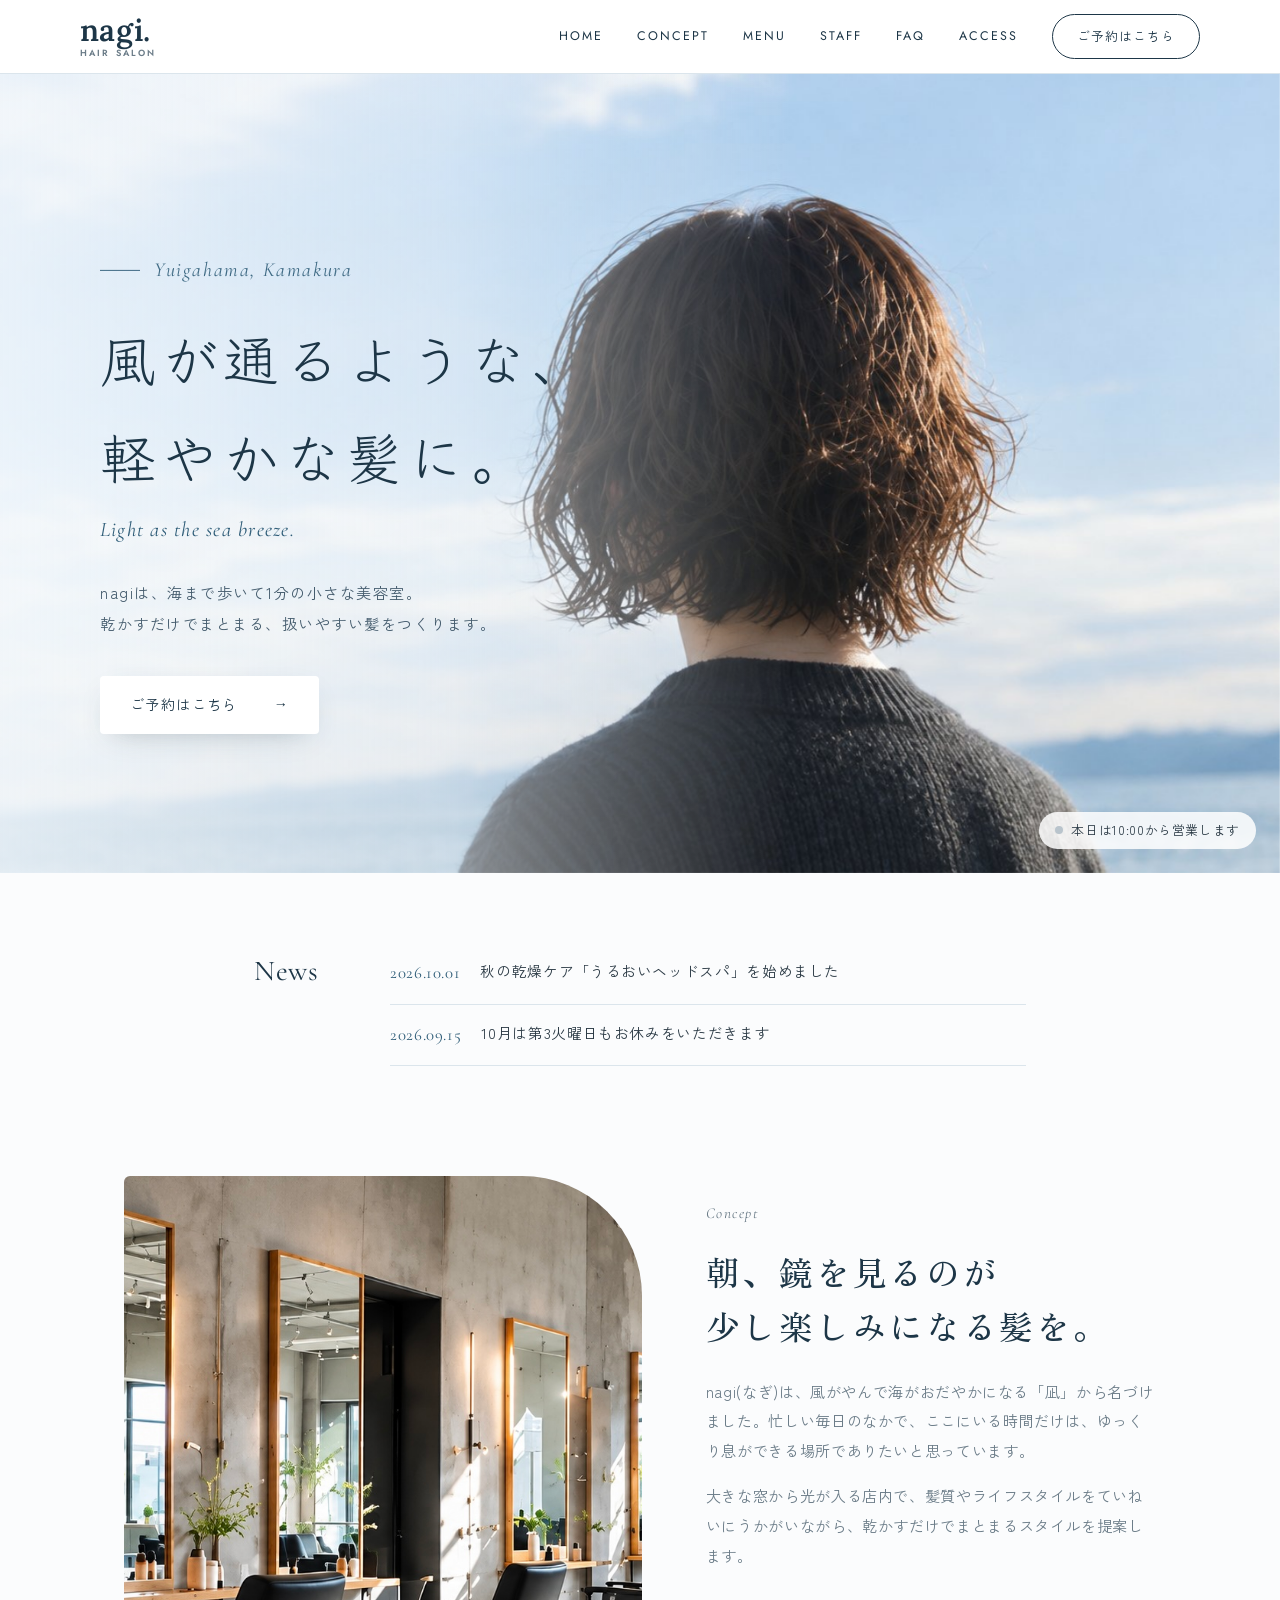
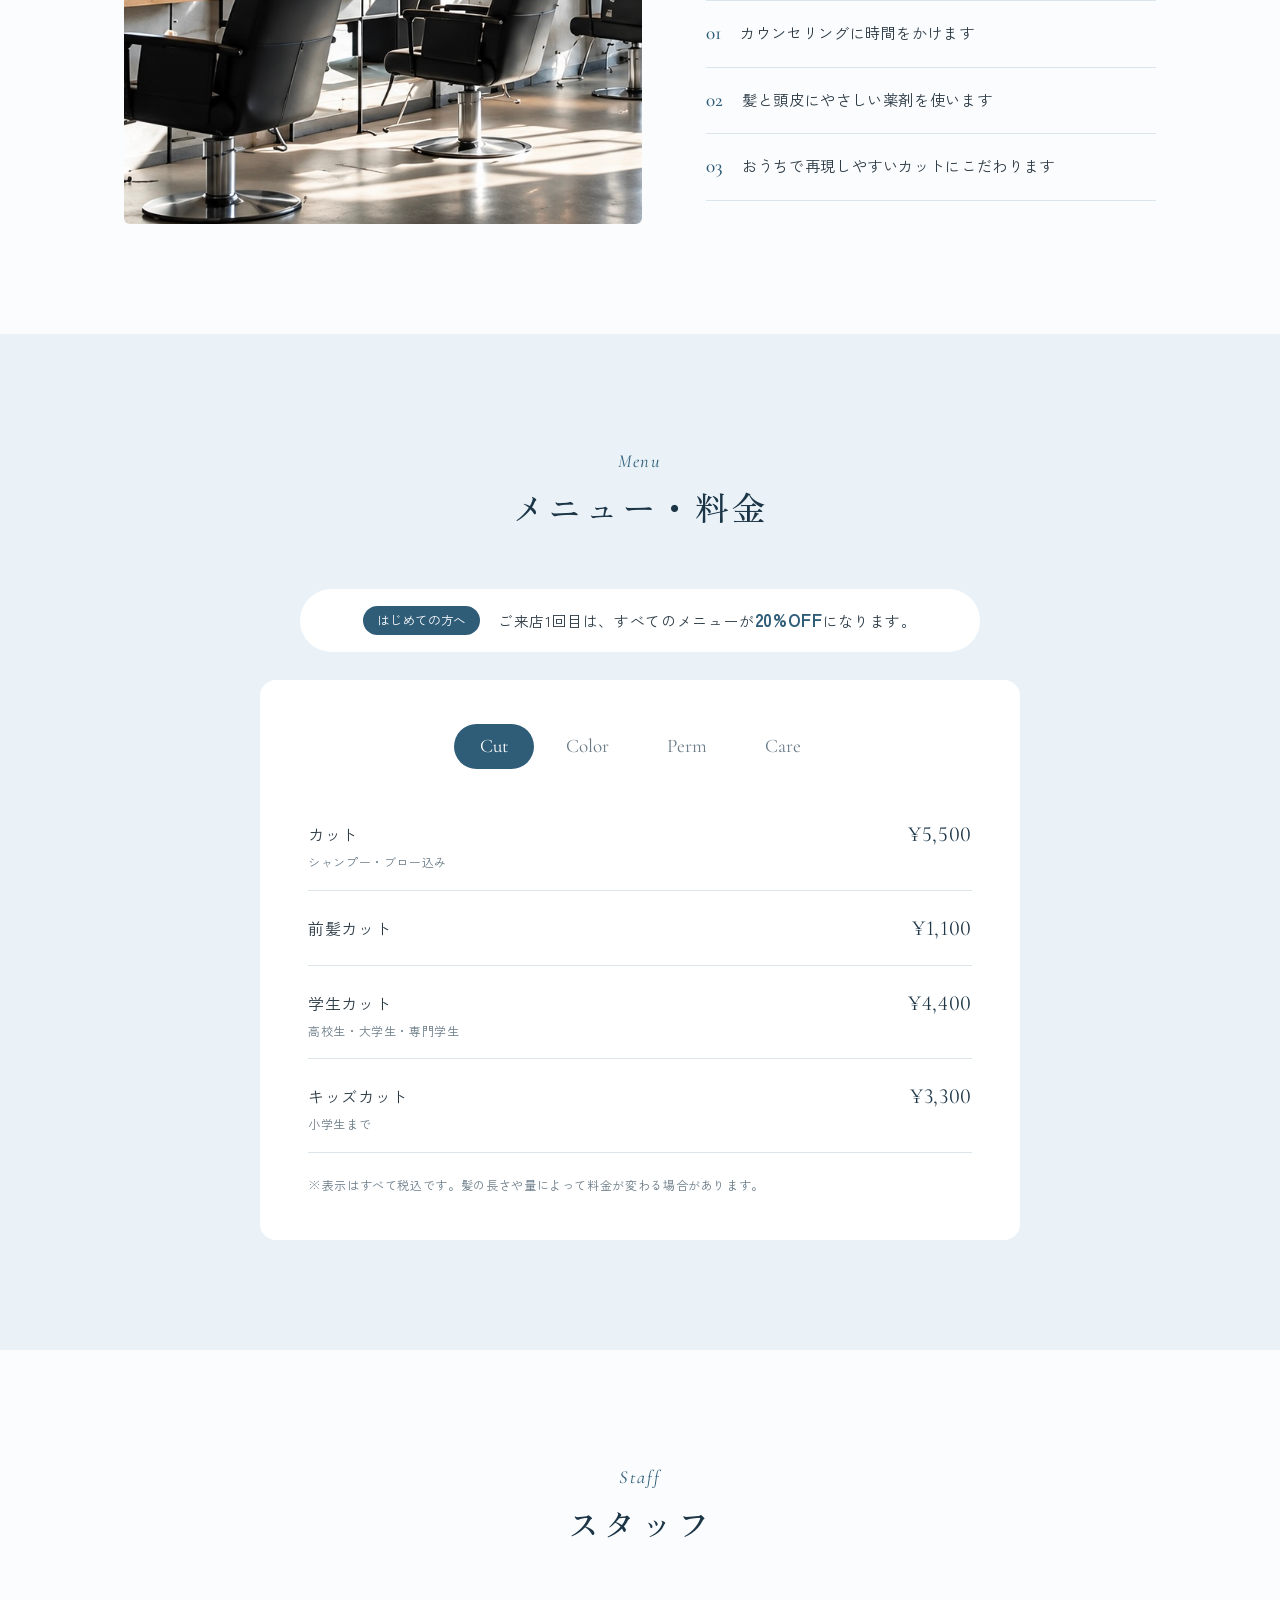
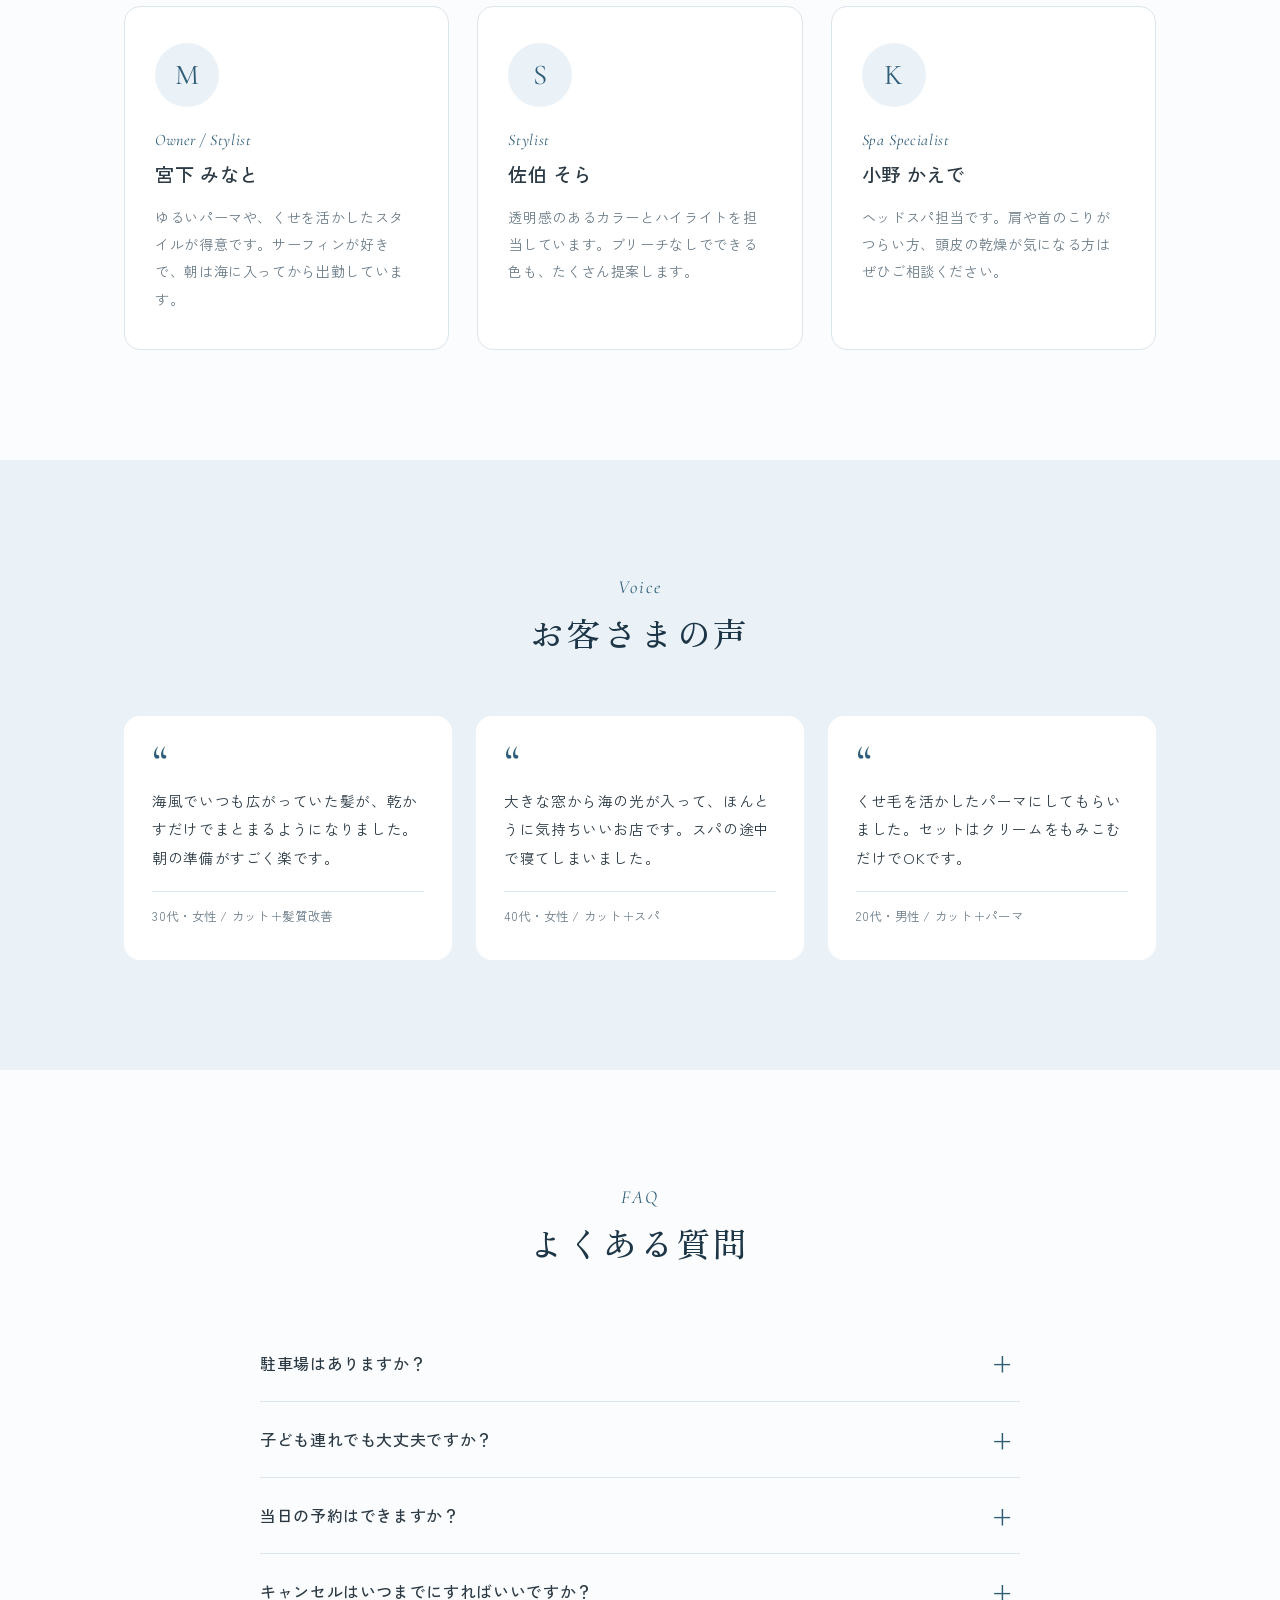
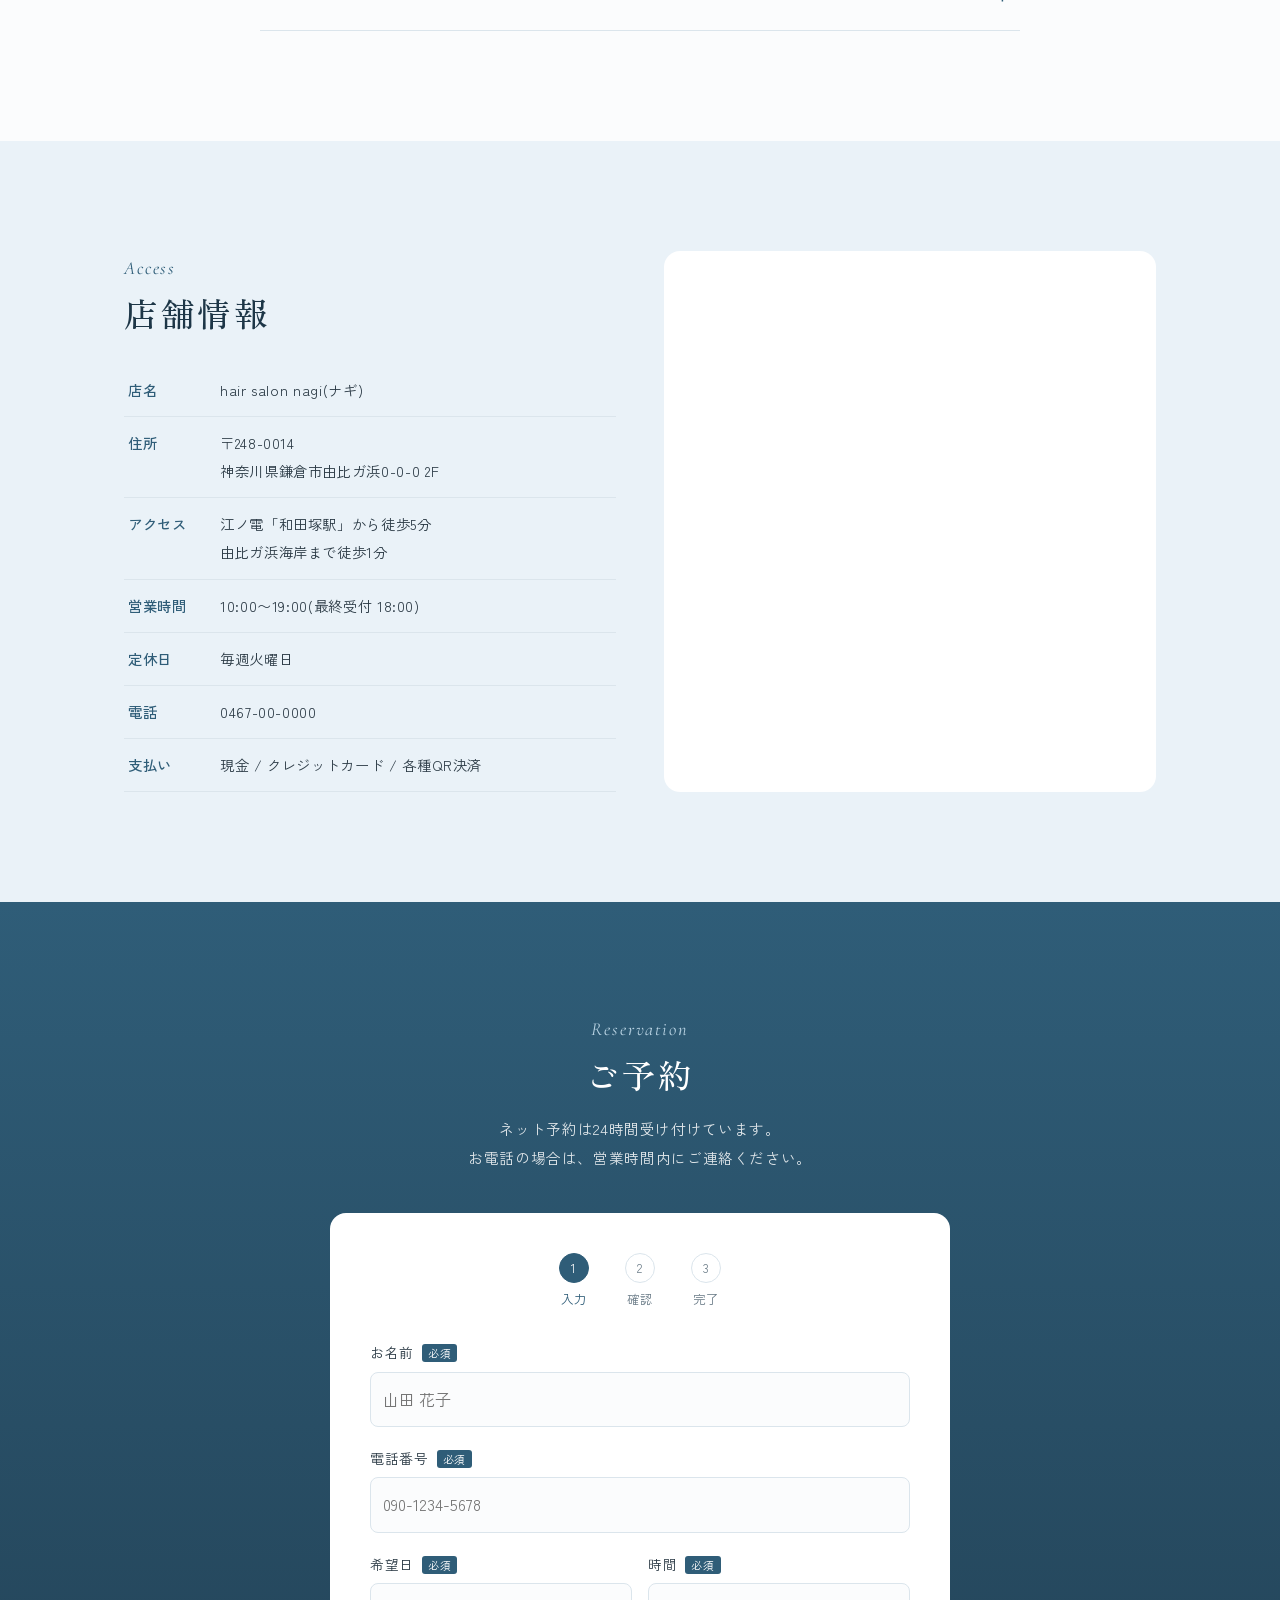
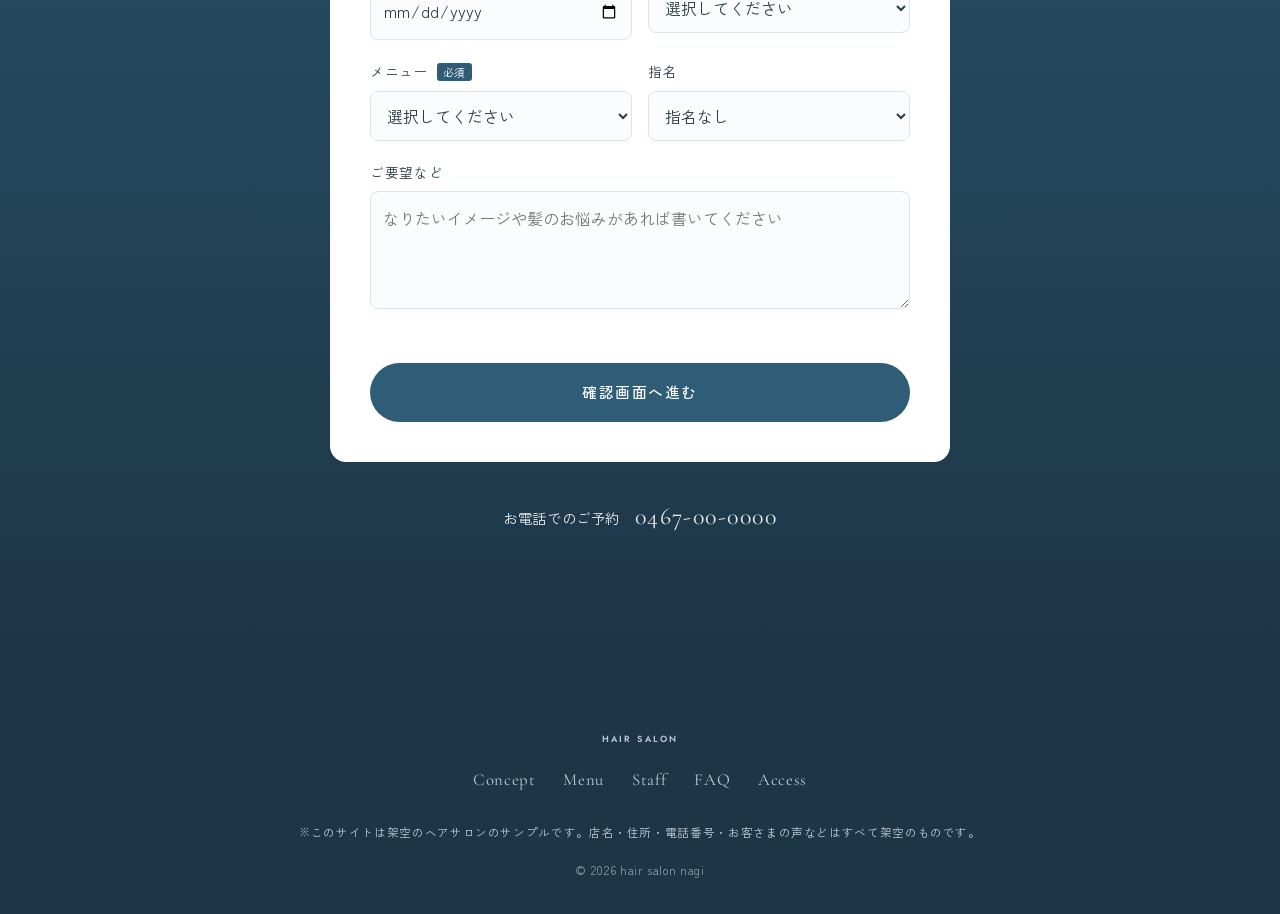
<file: index.html>
<!DOCTYPE html>
<html lang="ja">
<head>
  <meta charset="UTF-8">
  <meta name="viewport" content="width=device-width, initial-scale=1.0">
  <title>hair salon nagi | 鎌倉・由比ガ浜の美容室</title>
  <meta name="description" content="鎌倉・由比ガ浜の海沿いにあるヘアサロン nagi。風が通るような、軽やかで扱いやすい髪をつくります。">
  <meta name="theme-color" content="#2f5d78">
  <link rel="icon" href="data:image/svg+xml,%3Csvg xmlns='http://www.w3.org/2000/svg' viewBox='0 0 64 64'%3E%3Crect width='64' height='64' rx='14' fill='%232f5d78'/%3E%3Cpath d='M12 38c7-6 13-6 20 0s13 6 20 0' fill='none' stroke='%23fff' stroke-width='4' stroke-linecap='round'/%3E%3C/svg%3E">
  <link rel="preconnect" href="https://fonts.googleapis.com">
  <link rel="preconnect" href="https://fonts.gstatic.com" crossorigin>
  <link href="https://fonts.googleapis.com/css2?family=Cormorant+Garamond:ital,wght@0,400;0,500;1,400&family=Jost:wght@400;500&family=Zen+Kaku+Gothic+New:wght@400;500;700&family=Zen+Old+Mincho:wght@500;600&display=swap" rel="stylesheet">
  <link rel="stylesheet" href="fonts/fonts.css">
  <link rel="stylesheet" href="style.css">
</head>
<body>

  <header class="header" id="header">
    <div class="header__inner">
      <a href="#top" class="logo">nagi<span class="logo__dot">.</span><span class="logo__sub">HAIR SALON</span></a>
      <button class="nav-toggle" aria-label="メニューを開く" aria-expanded="false">
        <span></span><span></span>
      </button>
      <nav class="nav">
        <a href="#top">Home</a>
        <a href="#concept">Concept</a>
        <a href="#menu">Menu</a>
        <a href="#staff">Staff</a>
        <a href="#faq">FAQ</a>
        <a href="#access">Access</a>
        <a href="#reserve" class="nav__btn">ご予約はこちら</a>
      </nav>
    </div>
  </header>

  <main id="top">
    <!-- ヒーロー -->
    <section class="hero">
      <div class="hero__img"><img src="images/hero.jpg" alt="海を眺める人の後ろ姿。ゆるいウェーブのボブヘア"></div>
      <div class="hero__text">
        <p class="hero__en">Yuigahama, Kamakura</p>
        <h1>風が通るような、<br>軽やかな髪に。</h1>
        <p class="hero__sub">Light as the sea breeze.</p>
        <p class="hero__lead">nagiは、海まで歩いて1分の小さな美容室。<br>乾かすだけでまとまる、扱いやすい髪をつくります。</p>
        <a href="#reserve" class="hero__btn">ご予約はこちら<span>→</span></a>
      </div>
      <p class="hero__status"><span class="status-dot" id="status-dot"></span><span id="status-text">営業時間を確認中…</span></p>
    </section>

    <!-- お知らせ -->
    <section class="news reveal">
      <h2 class="news__title">News</h2>
      <ul class="news__list">
        <li><time datetime="2026-10-01">2026.10.01</time><p>秋の乾燥ケア「うるおいヘッドスパ」を始めました</p></li>
        <li><time datetime="2026-09-15">2026.09.15</time><p>10月は第3火曜日もお休みをいただきます</p></li>
      </ul>
    </section>

    <!-- コンセプト -->
    <section class="section concept" id="concept">
      <div class="concept__img reveal"><img src="images/salon.jpg" alt="大きな鏡と黒いチェアが並ぶ、光の入る明るい店内"></div>
      <div class="concept__text reveal">
        <p class="eyebrow">Concept</p>
        <h2 class="title">朝、鏡を見るのが<br>少し楽しみになる髪を。</h2>
        <p>nagi(なぎ)は、風がやんで海がおだやかになる「凪」から名づけました。忙しい毎日のなかで、ここにいる時間だけは、ゆっくり息ができる場所でありたいと思っています。</p>
        <p>大きな窓から光が入る店内で、髪質やライフスタイルをていねいにうかがいながら、乾かすだけでまとまるスタイルを提案します。</p>
        <ul class="points">
          <li><b>01</b><span>カウンセリングに時間をかけます</span></li>
          <li><b>02</b><span>髪と頭皮にやさしい薬剤を使います</span></li>
          <li><b>03</b><span>おうちで再現しやすいカットにこだわります</span></li>
        </ul>
      </div>
    </section>

    <!-- メニュー -->
    <section class="section-wide menu-wrap" id="menu">
      <div class="section">
        <div class="head reveal">
          <p class="eyebrow">Menu</p>
          <h2 class="title">メニュー・料金</h2>
        </div>

        <div class="first reveal">
          <p class="first__label">はじめての方へ</p>
          <p class="first__text">ご来店1回目は、すべてのメニューが<strong>20%OFF</strong>になります。</p>
        </div>

        <div class="menu reveal">
          <div class="menu__tabs" role="tablist">
            <button class="menu__tab is-active" role="tab" aria-selected="true" data-tab="cut">Cut</button>
            <button class="menu__tab" role="tab" aria-selected="false" data-tab="color">Color</button>
            <button class="menu__tab" role="tab" aria-selected="false" data-tab="perm">Perm</button>
            <button class="menu__tab" role="tab" aria-selected="false" data-tab="care">Care</button>
          </div>
          <div class="menu__panel is-active" data-panel="cut" role="tabpanel">
            <dl>
              <div><dt>カット<small>シャンプー・ブロー込み</small></dt><dd>¥5,500</dd></div>
              <div><dt>前髪カット</dt><dd>¥1,100</dd></div>
              <div><dt>学生カット<small>高校生・大学生・専門学生</small></dt><dd>¥4,400</dd></div>
              <div><dt>キッズカット<small>小学生まで</small></dt><dd>¥3,300</dd></div>
            </dl>
          </div>
          <div class="menu__panel" data-panel="color" role="tabpanel">
            <dl>
              <div><dt>カット＋カラー<small>透明感カラーも同じ料金です</small></dt><dd>¥10,450〜</dd></div>
              <div><dt>リタッチカラー<small>根元2cmまで</small></dt><dd>¥5,500〜</dd></div>
              <div><dt>ハイライト<small>日差しに透けるような細いライン</small></dt><dd>¥7,700〜</dd></div>
              <div><dt>白髪ぼかしカラー</dt><dd>¥6,600〜</dd></div>
            </dl>
          </div>
          <div class="menu__panel" data-panel="perm" role="tabpanel">
            <dl>
              <div><dt>カット＋パーマ<small>ゆるいウェーブ〜しっかりカールまで</small></dt><dd>¥11,000〜</dd></div>
              <div><dt>カット＋デジタルパーマ<small>乾かすだけで形になります</small></dt><dd>¥13,750〜</dd></div>
              <div><dt>カット＋縮毛矯正<small>自然なまっすぐに</small></dt><dd>¥16,500〜</dd></div>
            </dl>
          </div>
          <div class="menu__panel" data-panel="care" role="tabpanel">
            <dl>
              <div><dt>髪質改善トリートメント<small>潮風で広がりやすい髪に</small></dt><dd>¥5,500</dd></div>
              <div><dt>うるおいヘッドスパ<small>30分・炭酸泉つき</small></dt><dd>¥4,400</dd></div>
              <div><dt>カット＋スパ<small>いちばん人気のセット</small></dt><dd>¥8,800</dd></div>
            </dl>
          </div>
          <p class="menu__note">※表示はすべて税込です。髪の長さや量によって料金が変わる場合があります。</p>
        </div>
      </div>
    </section>

    <!-- スタッフ -->
    <section class="section" id="staff">
      <div class="head reveal">
        <p class="eyebrow">Staff</p>
        <h2 class="title">スタッフ</h2>
      </div>
      <div class="staff">
        <article class="staff__card reveal">
          <p class="staff__initial">M</p>
          <p class="staff__role">Owner / Stylist</p>
          <h3>宮下 みなと</h3>
          <p>ゆるいパーマや、くせを活かしたスタイルが得意です。サーフィンが好きで、朝は海に入ってから出勤しています。</p>
        </article>
        <article class="staff__card reveal">
          <p class="staff__initial">S</p>
          <p class="staff__role">Stylist</p>
          <h3>佐伯 そら</h3>
          <p>透明感のあるカラーとハイライトを担当しています。ブリーチなしでできる色も、たくさん提案します。</p>
        </article>
        <article class="staff__card reveal">
          <p class="staff__initial">K</p>
          <p class="staff__role">Spa Specialist</p>
          <h3>小野 かえで</h3>
          <p>ヘッドスパ担当です。肩や首のこりがつらい方、頭皮の乾燥が気になる方はぜひご相談ください。</p>
        </article>
      </div>
    </section>

    <!-- お客さまの声 -->
    <section class="section-wide voice-wrap">
      <div class="section">
        <div class="head reveal">
          <p class="eyebrow">Voice</p>
          <h2 class="title">お客さまの声</h2>
        </div>
        <div class="voice">
          <figure class="reveal">
            <blockquote>海風でいつも広がっていた髪が、乾かすだけでまとまるようになりました。朝の準備がすごく楽です。</blockquote>
            <figcaption>30代・女性 / カット＋髪質改善</figcaption>
          </figure>
          <figure class="reveal">
            <blockquote>大きな窓から海の光が入って、ほんとうに気持ちいいお店です。スパの途中で寝てしまいました。</blockquote>
            <figcaption>40代・女性 / カット＋スパ</figcaption>
          </figure>
          <figure class="reveal">
            <blockquote>くせ毛を活かしたパーマにしてもらいました。セットはクリームをもみこむだけでOKです。</blockquote>
            <figcaption>20代・男性 / カット＋パーマ</figcaption>
          </figure>
        </div>
      </div>
    </section>

    <!-- よくある質問 -->
    <section class="section" id="faq">
      <div class="head reveal">
        <p class="eyebrow">FAQ</p>
        <h2 class="title">よくある質問</h2>
      </div>
      <div class="faq reveal">
        <details>
          <summary>駐車場はありますか？</summary>
          <p>専用の駐車場はありません。近くのコインパーキングをご利用ください。お店から歩いて2分ほどの場所にあります。</p>
        </details>
        <details>
          <summary>子ども連れでも大丈夫ですか？</summary>
          <p>大丈夫です。ベビーカーのまま入れて、お子さまが待てるスペースもご用意しています。</p>
        </details>
        <details>
          <summary>当日の予約はできますか？</summary>
          <p>空きがあれば大丈夫です。ネット予約は2時間前まで受け付けているので、それ以降はお電話ください。</p>
        </details>
        <details>
          <summary>キャンセルはいつまでにすればいいですか？</summary>
          <p>前日までにご連絡いただければ、キャンセル料はかかりません。</p>
        </details>
      </div>
    </section>

    <!-- アクセス -->
    <section class="section-wide access-wrap" id="access">
      <div class="section access">
        <div class="reveal">
          <p class="eyebrow">Access</p>
          <h2 class="title">店舗情報</h2>
          <table class="access__table">
            <tr><th>店名</th><td>hair salon nagi(ナギ)</td></tr>
            <tr><th>住所</th><td>〒248-0014<br>神奈川県鎌倉市由比ガ浜0-0-0 2F</td></tr>
            <tr><th>アクセス</th><td>江ノ電「和田塚駅」から徒歩5分<br>由比ガ浜海岸まで徒歩1分</td></tr>
            <tr><th>営業時間</th><td>10:00〜19:00(最終受付 18:00)</td></tr>
            <tr><th>定休日</th><td>毎週火曜日</td></tr>
            <tr><th>電話</th><td><a href="tel:0467000000">0467-00-0000</a></td></tr>
            <tr><th>支払い</th><td>現金 / クレジットカード / 各種QR決済</td></tr>
          </table>
        </div>
        <div class="access__map reveal">
          <iframe src="https://maps.google.com/maps?q=%E7%94%B1%E6%AF%94%E3%82%AC%E6%B5%9C%E6%B5%B7%E5%B2%B8&z=15&output=embed" title="地図" loading="lazy" referrerpolicy="no-referrer-when-downgrade"></iframe>
        </div>
      </div>
    </section>

    <!-- 予約 -->
    <section class="reserve" id="reserve">
      <div class="reserve__inner">
        <p class="eyebrow eyebrow--light">Reservation</p>
        <h2 class="title title--light">ご予約</h2>
        <p class="reserve__lead">ネット予約は24時間受け付けています。<br>お電話の場合は、営業時間内にご連絡ください。</p>

        <form class="form" id="reserve-form" novalidate>
          <ol class="form__steps" aria-hidden="true"><li class="is-active">入力</li><li>確認</li><li>完了</li></ol>
          <div id="form-fields">
            <div class="form__row">
              <label for="f-name">お名前<span>必須</span></label>
              <input type="text" id="f-name" name="name" placeholder="山田 花子" required>
            </div>
            <div class="form__row">
              <label for="f-tel">電話番号<span>必須</span></label>
              <input type="tel" id="f-tel" name="tel" placeholder="090-1234-5678" required>
            </div>
            <div class="form__half">
              <div class="form__row">
                <label for="f-date">希望日<span>必須</span></label>
                <input type="date" id="f-date" name="date" required>
              </div>
              <div class="form__row">
                <label for="f-time">時間<span>必須</span></label>
                <select id="f-time" name="time" required><option value="">選択してください</option></select>
              </div>
            </div>
            <div class="form__half">
              <div class="form__row">
                <label for="f-menu">メニュー<span>必須</span></label>
                <select id="f-menu" name="menu" required>
                  <option value="">選択してください</option>
                  <option>カット</option><option>学生カット</option><option>カット＋カラー</option>
                  <option>ハイライト</option><option>カット＋パーマ</option><option>カット＋デジタルパーマ</option>
                  <option>カット＋縮毛矯正</option><option>髪質改善トリートメント</option>
                  <option>うるおいヘッドスパ</option><option>カット＋スパ</option>
                </select>
              </div>
              <div class="form__row">
                <label for="f-staff">指名</label>
                <select id="f-staff" name="staff">
                  <option>指名なし</option><option>宮下 みなと</option><option>佐伯 そら</option><option>小野 かえで</option>
                </select>
              </div>
            </div>
            <div class="form__row">
              <label for="f-note">ご要望など</label>
              <textarea id="f-note" name="note" rows="3" placeholder="なりたいイメージや髪のお悩みがあれば書いてください"></textarea>
            </div>
            <p class="form__error" id="form-error" role="alert"></p>
            <button type="submit" class="btn btn--full">確認画面へ進む</button>
          </div>
          <div id="form-confirm" hidden>
            <dl class="form__confirm" id="confirm-list"></dl>
            <div class="form__btns">
              <button type="button" class="btn btn--ghost" id="confirm-back">戻って直す</button>
              <button type="button" class="btn" id="confirm-ok">予約を確定する</button>
            </div>
          </div>
        </form>

        <div class="form form--done" id="reserve-done" hidden>
          <p class="done__mark">✓</p>
          <h3>ご予約ありがとうございます</h3>
          <p id="done-text"></p>
          <p class="done__note">※このサイトはサンプルなので、実際には予約されません。</p>
        </div>

        <p class="reserve__tel">お電話でのご予約 <a href="tel:0467000000">0467-00-0000</a></p>
      </div>
    </section>
  </main>

  <footer class="footer">
    <p class="logo logo--light">nagi<span class="logo__dot">.</span><span class="logo__sub">HAIR SALON</span></p>
    <nav class="footer__nav">
      <a href="#concept">Concept</a><a href="#menu">Menu</a><a href="#staff">Staff</a><a href="#faq">FAQ</a><a href="#access">Access</a>
    </nav>
    <p class="footer__note">※このサイトは架空のヘアサロンのサンプルです。店名・住所・電話番号・お客さまの声などはすべて架空のものです。</p>
    <small>&copy; 2026 hair salon nagi</small>
  </footer>

  <a href="#reserve" class="sp-btn">ネット予約</a>

  <script src="script.js"></script>
</body>
</html>
</file>
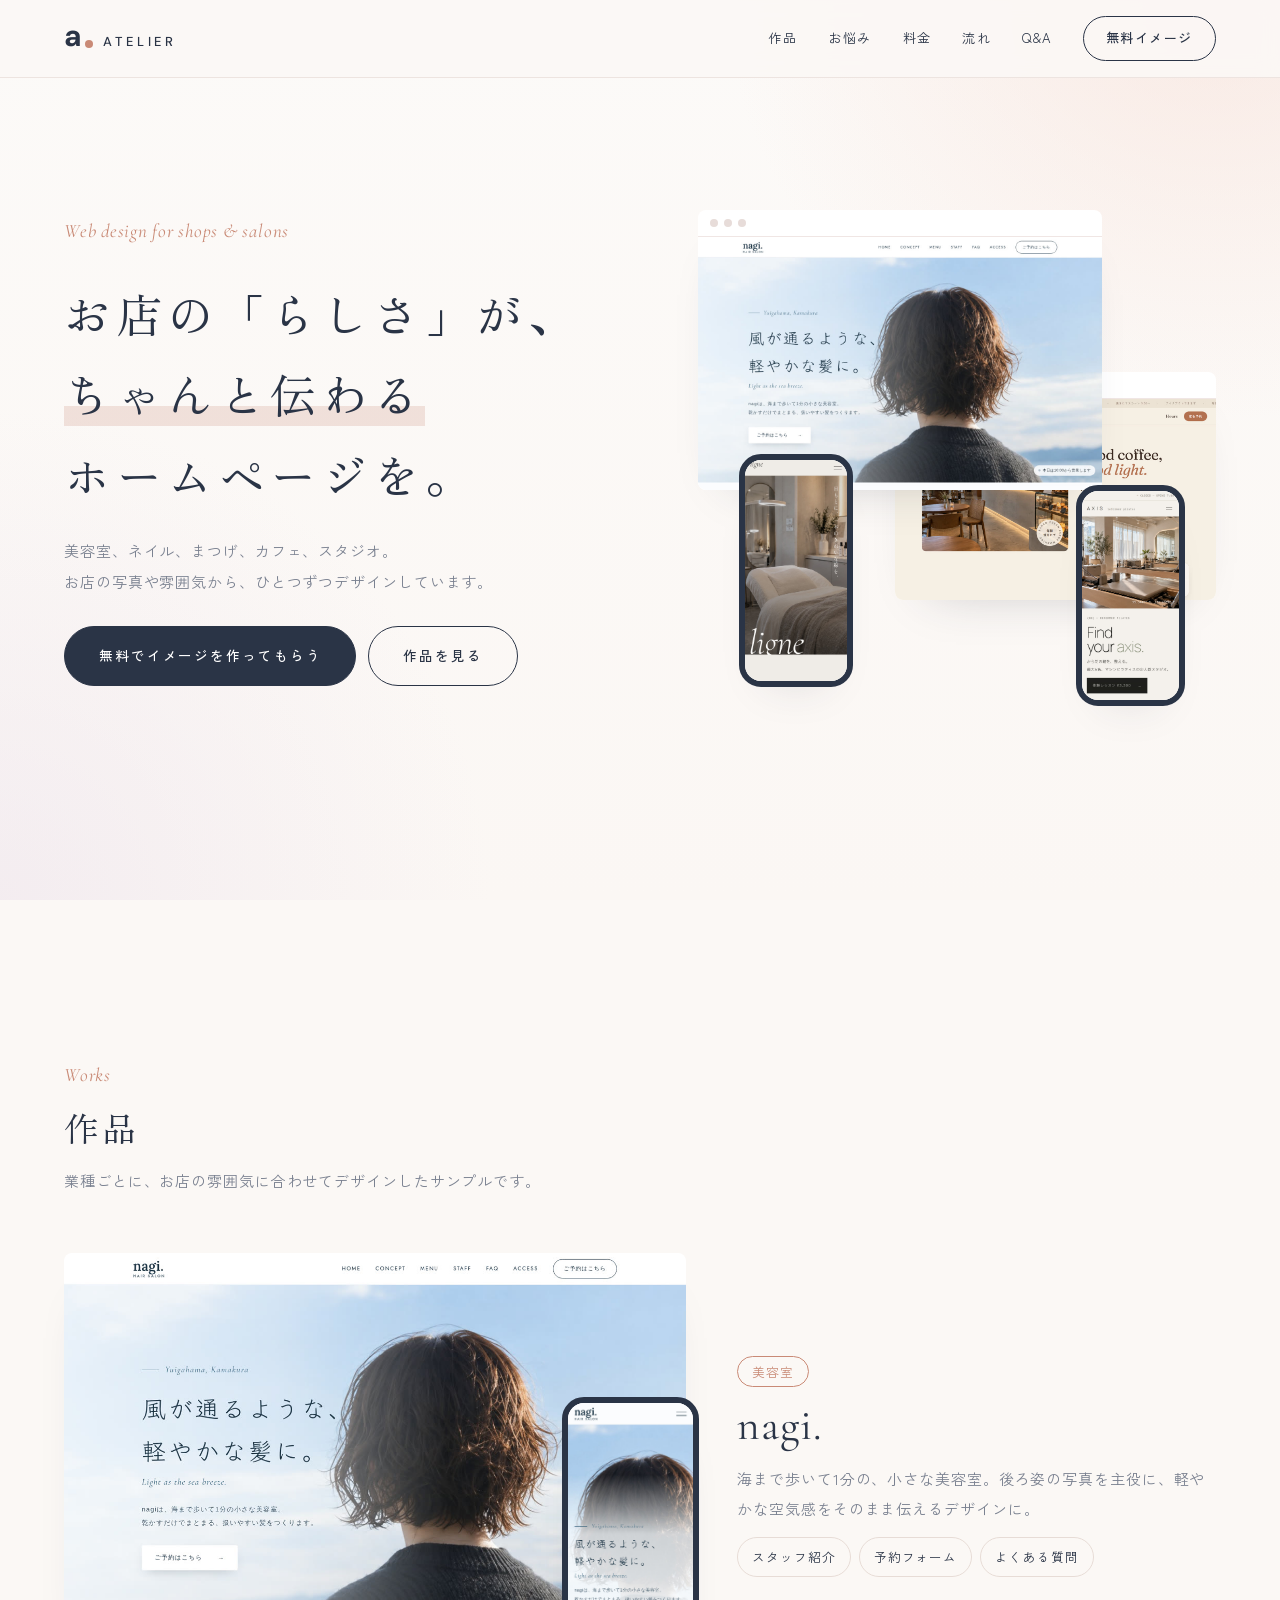
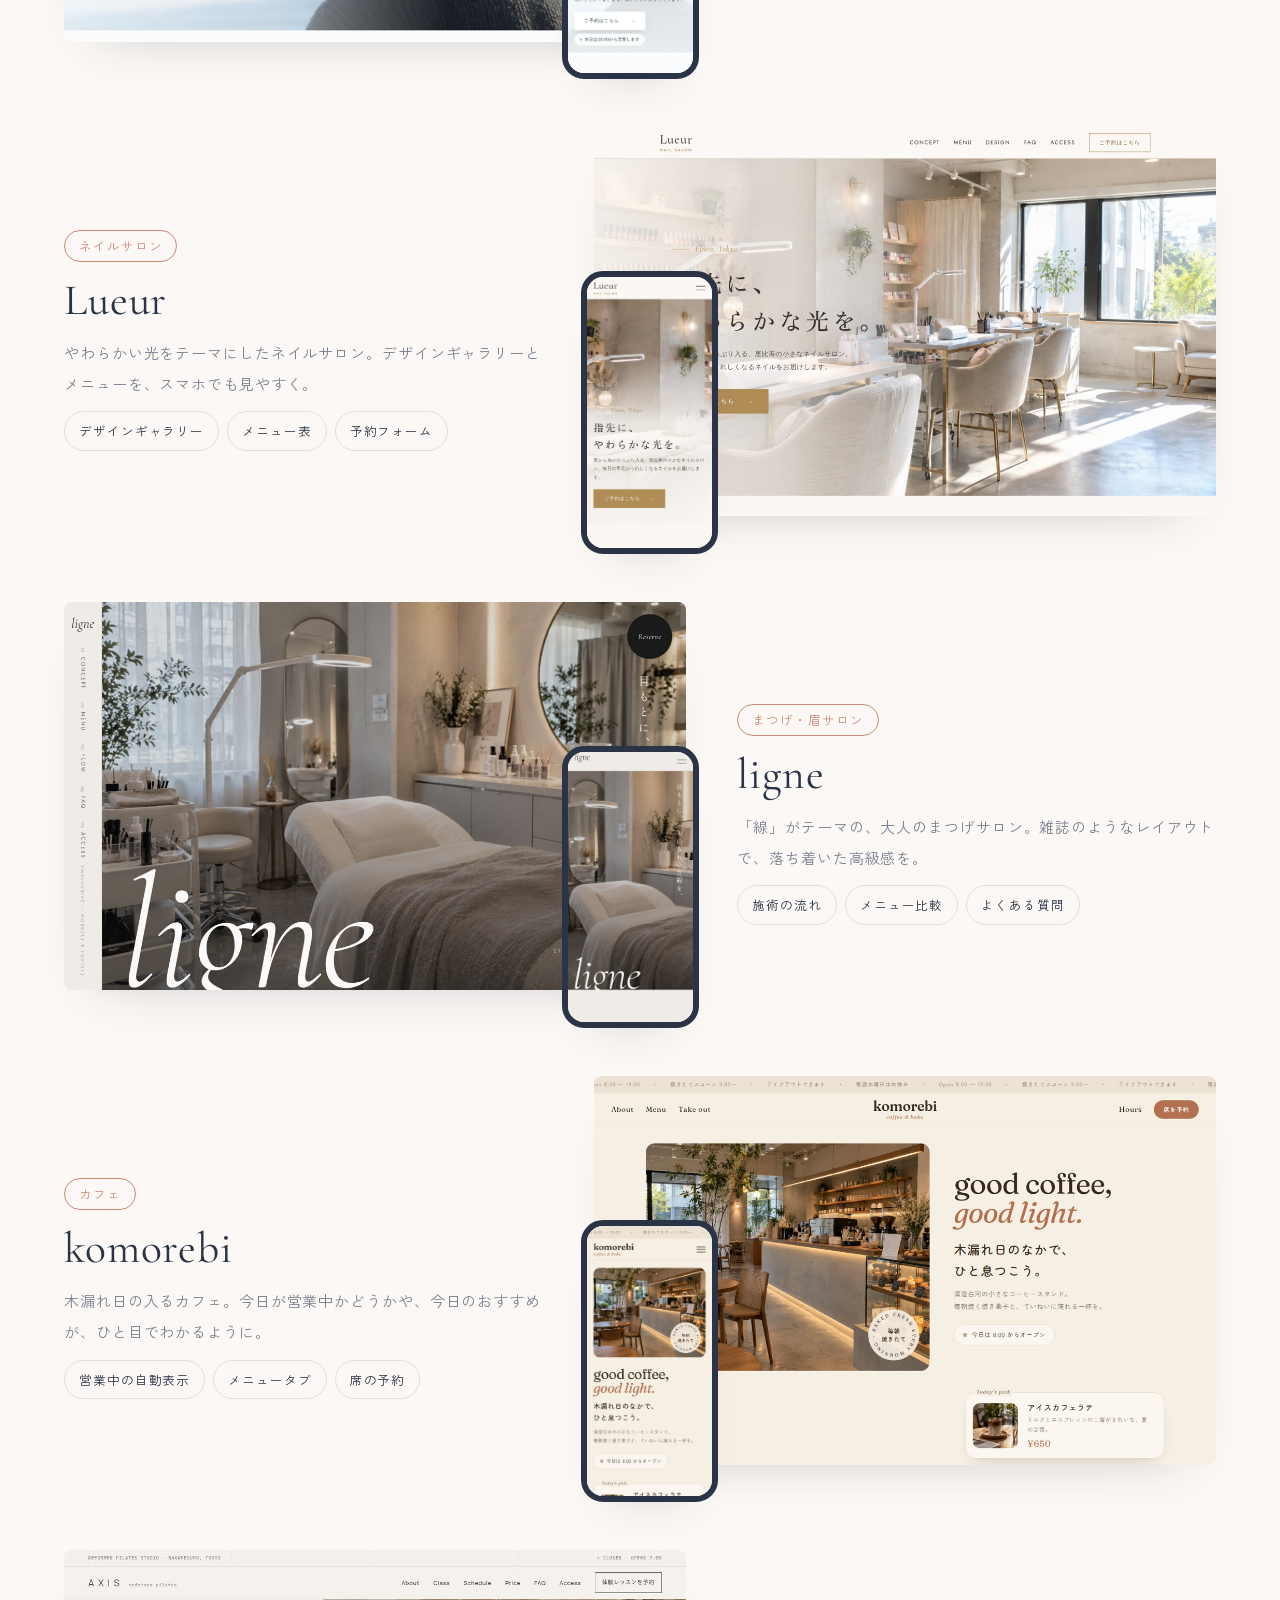
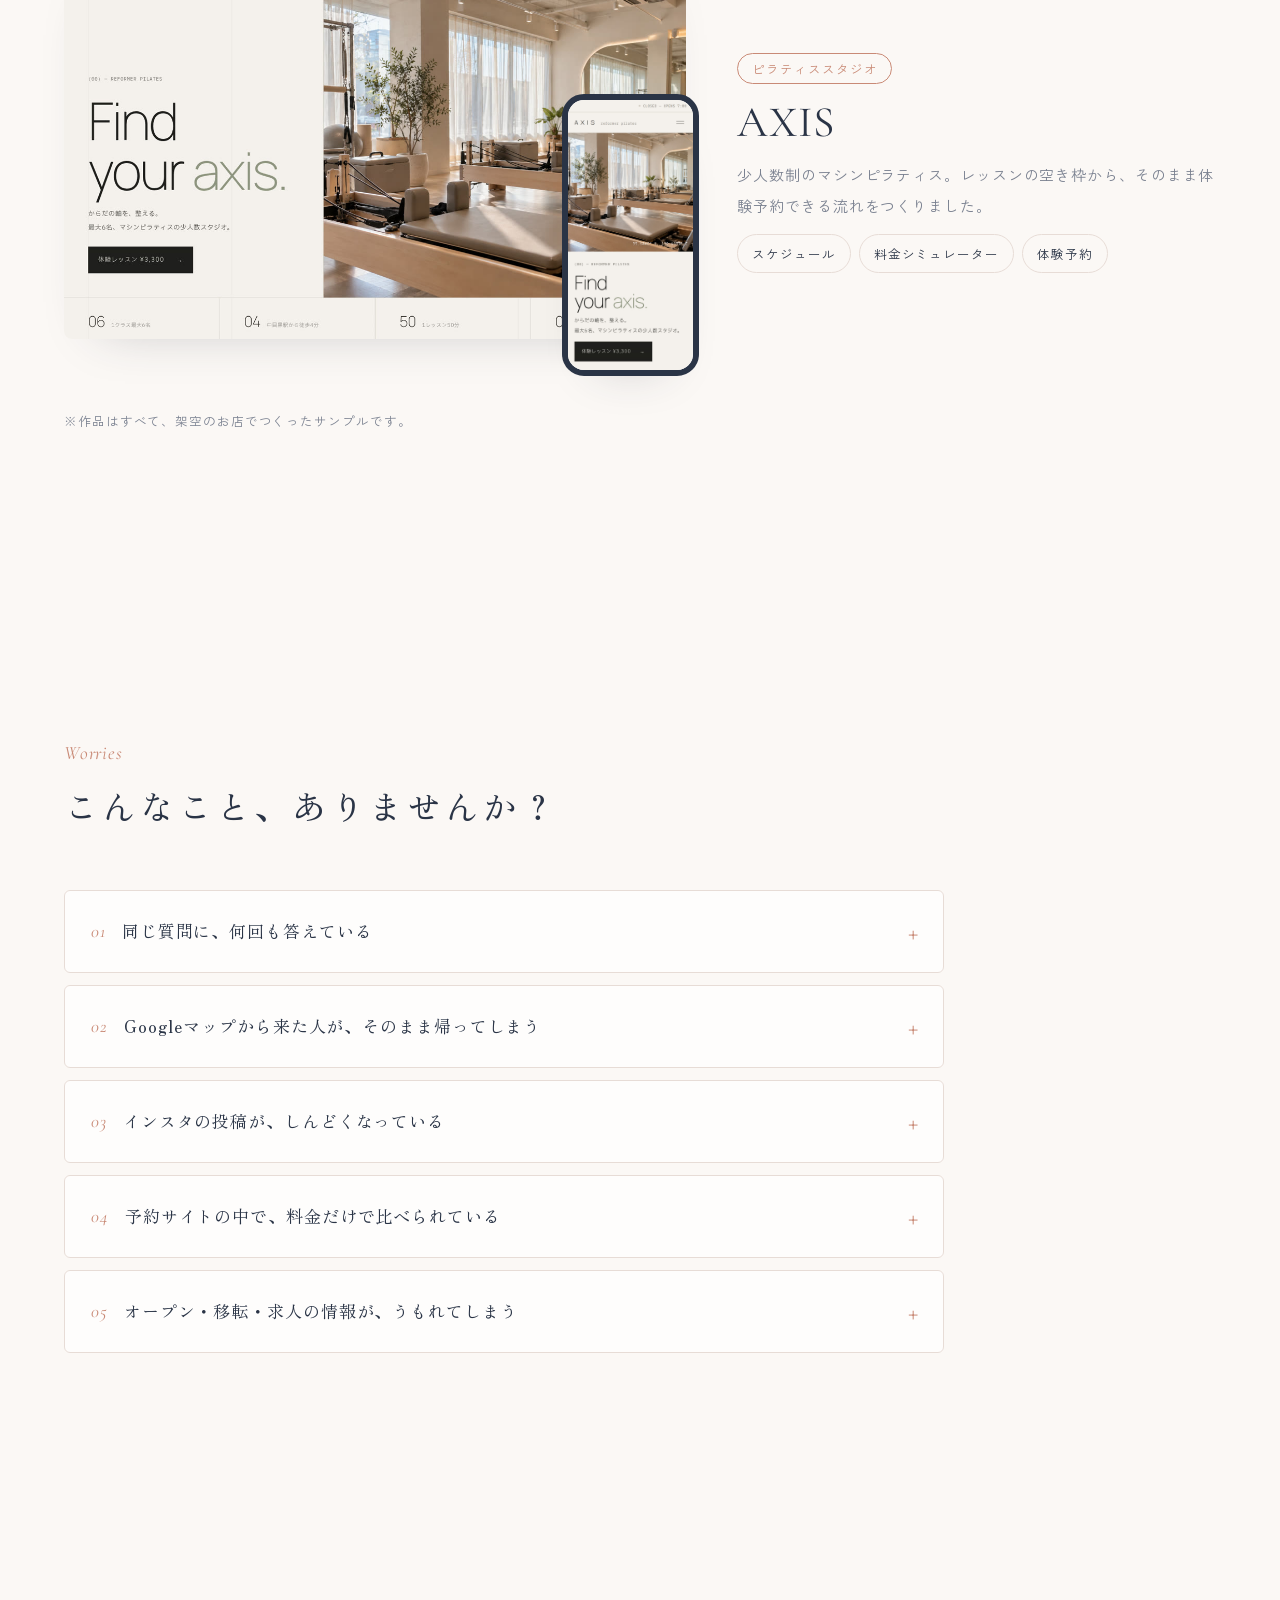
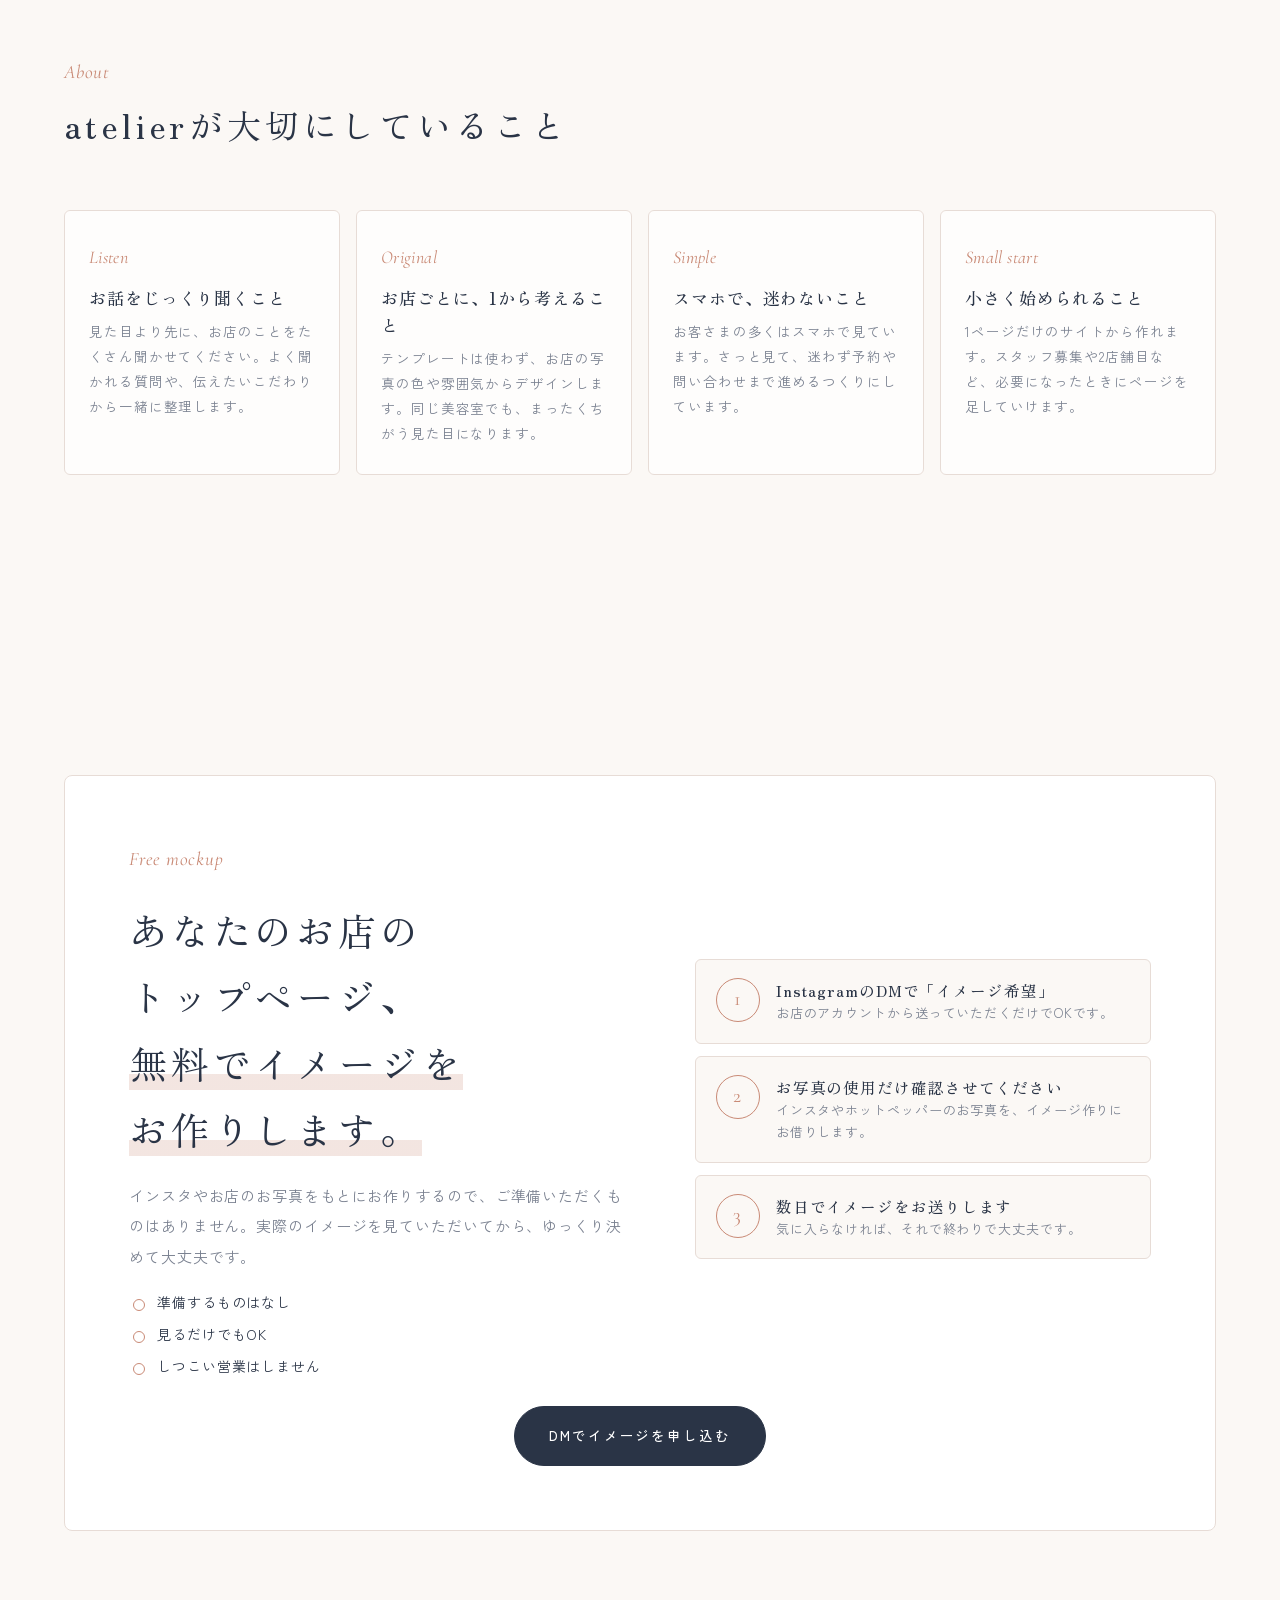
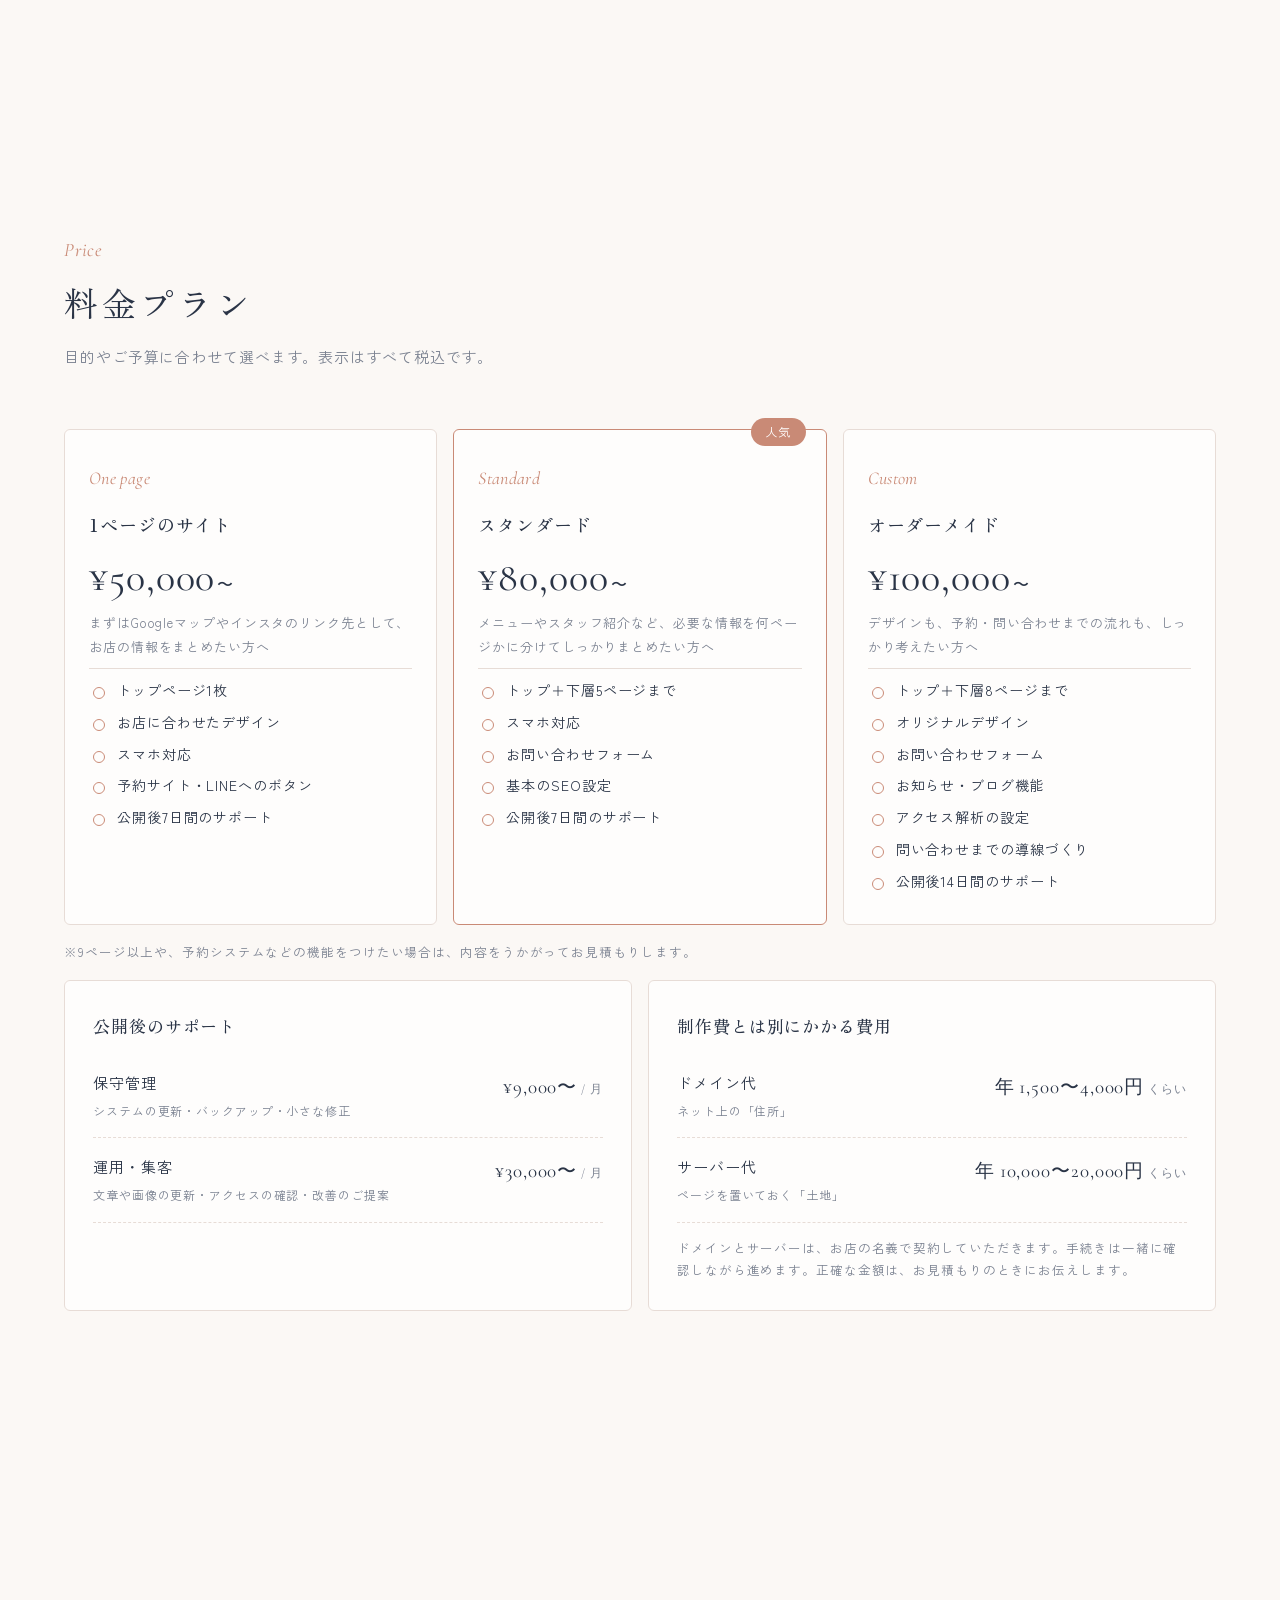
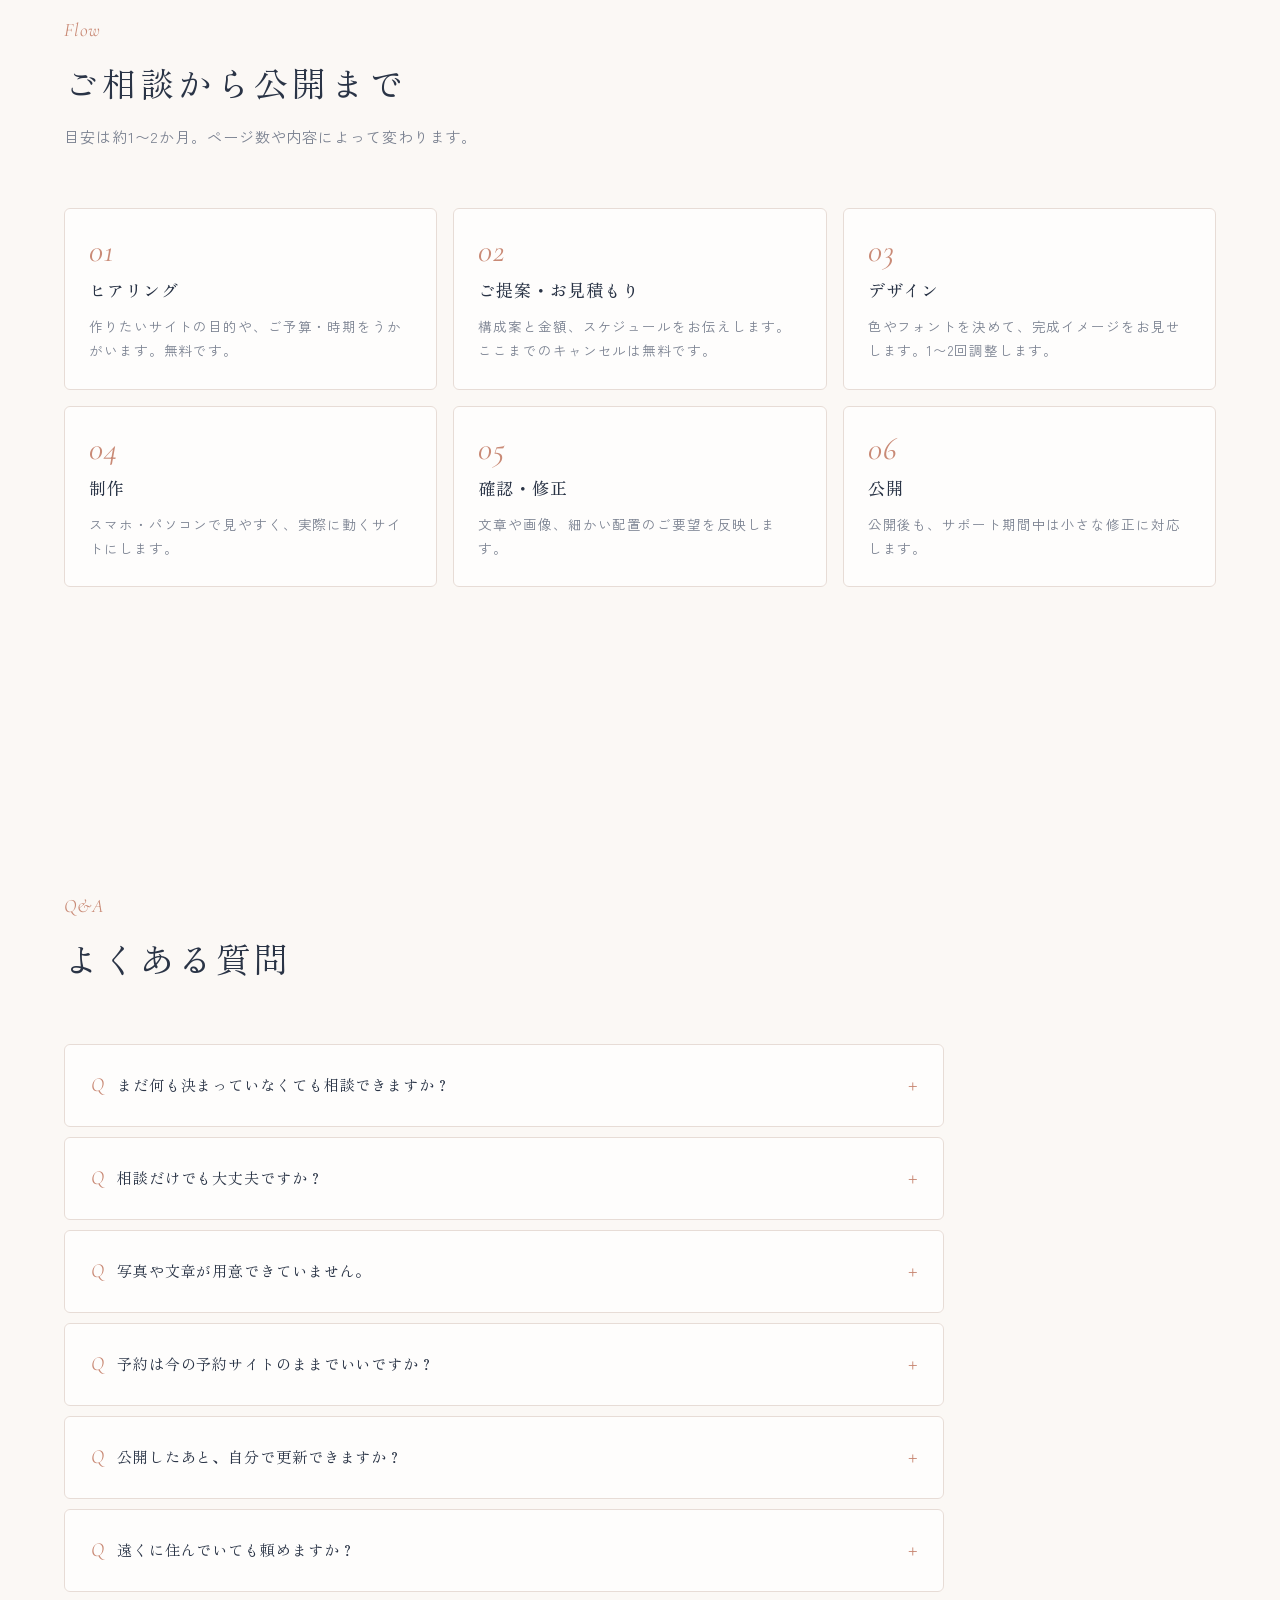
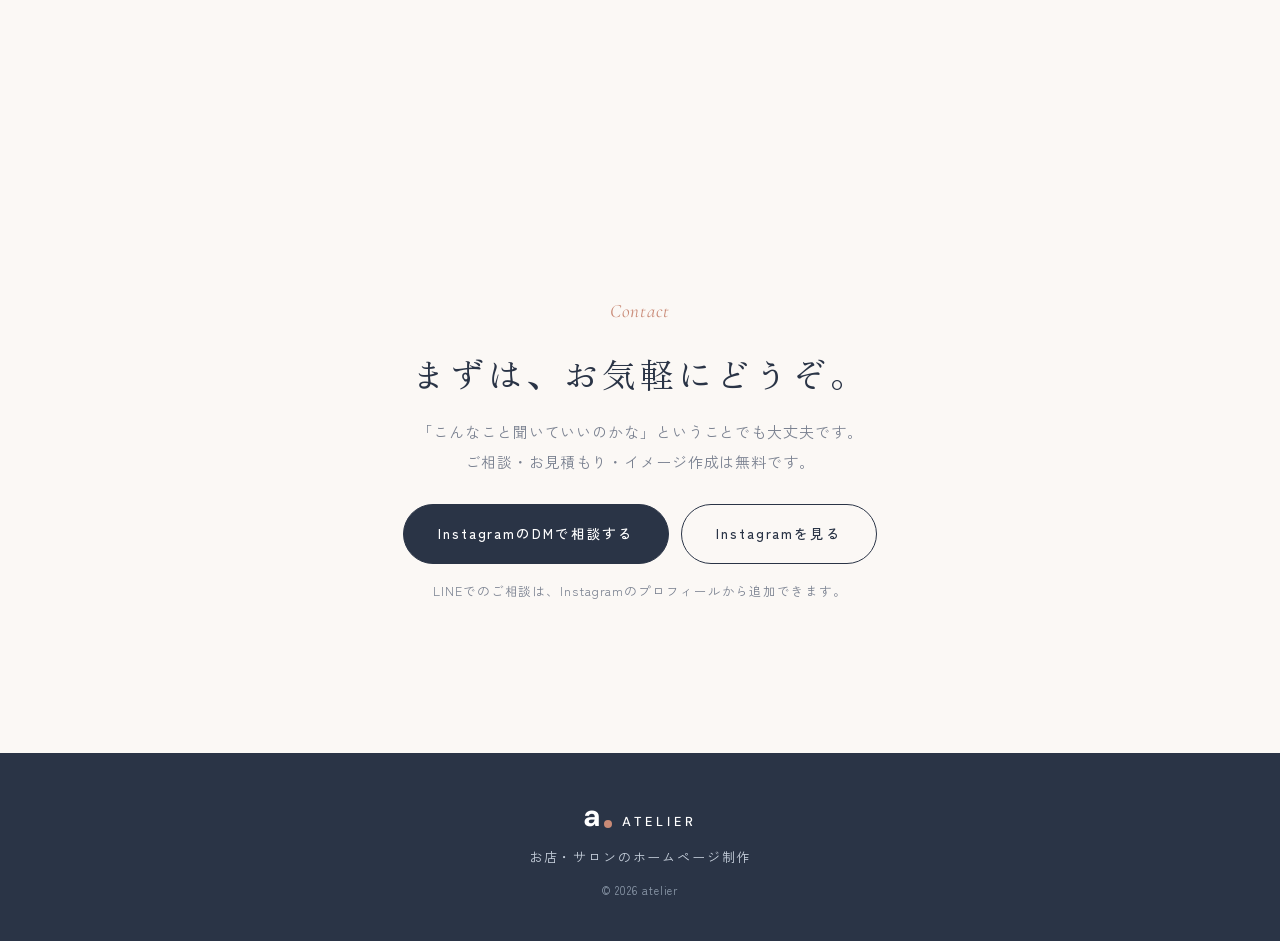
<file: atelier/index.html>
<!DOCTYPE html>
<html lang="ja">
<head>
  <meta charset="UTF-8">
  <meta name="viewport" content="width=device-width, initial-scale=1.0">
  <title>atelier | お店・サロンのホームページ制作</title>
  <meta name="description" content="お店の「らしさ」が、ちゃんと伝わるホームページを。美容室・ネイル・まつげ・カフェ・スタジオなど、お店・サロンのホームページ制作。トップページのイメージを無料でお作りします。">
  <meta name="theme-color" content="#f8ecea">
  <link rel="stylesheet" href="fonts/fonts.css">
  <link rel="stylesheet" href="style.css">
</head>
<body>

  <header class="header">
    <a href="#top" class="logo"><span class="logo__mark">a<i></i></span><span class="logo__name">atelier</span></a>
    <nav class="nav" id="nav">
      <a href="#works">作品</a>
      <a href="#worries">お悩み</a>
      <a href="#price">料金</a>
      <a href="#flow">流れ</a>
      <a href="#faq">Q&amp;A</a>
      <a href="#free" class="nav__btn">無料イメージ</a>
    </nav>
    <button class="nav-toggle" aria-label="メニューを開く" aria-expanded="false" aria-controls="nav"><span></span><span></span></button>
  </header>

  <main id="top">
    <!-- ヒーロー -->
    <section class="hero">
      <div class="hero__text">
        <p class="eb">Web design for shops &amp; salons</p>
        <h1 class="hero__title">お店の「らしさ」が、<br><em>ちゃんと伝わる</em><br>ホームページを。</h1>
        <p class="hero__lead">美容室、ネイル、まつげ、カフェ、スタジオ。<br>お店の写真や雰囲気から、ひとつずつデザインしています。</p>
        <div class="hero__btns">
          <a href="#free" class="btn">無料でイメージを作ってもらう</a>
          <a href="#works" class="btn btn--white">作品を見る</a>
        </div>
      </div>
      <div class="hero__visual" aria-hidden="true">
        <div class="pc pc--a"><div class="pc__bar"><i></i><i></i><i></i></div><img src="images/nagi-pc.jpg" alt=""></div>
        <div class="pc pc--b"><div class="pc__bar"><i></i><i></i><i></i></div><img src="images/komorebi-pc.jpg" alt=""></div>
        <div class="phone phone--a"><img src="images/ligne-sp.jpg" alt=""></div>
        <div class="phone phone--b"><img src="images/axis-sp.jpg" alt=""></div>
      </div>
    </section>

    <!-- 作品 -->
    <section class="works" id="works">
      <div class="sec-head">
        <p class="eb">Works</p>
        <h2 class="h2">作品</h2>
        <p class="sec-head__lead">業種ごとに、お店の雰囲気に合わせてデザインしたサンプルです。</p>
      </div>
      <div class="works__list">
        <article class="work reveal">
          <div class="work__img"><img src="images/nagi-pc.jpg" alt="美容室 nagi のパソコン表示"><div class="phone work__sp"><img src="images/nagi-sp.jpg" alt="美容室 nagi のスマホ表示"></div></div>
          <div class="work__body"><p class="tag">美容室</p><h3>nagi.</h3><p>海まで歩いて1分の、小さな美容室。後ろ姿の写真を主役に、軽やかな空気感をそのまま伝えるデザインに。</p><ul class="chips"><li>スタッフ紹介</li><li>予約フォーム</li><li>よくある質問</li></ul></div>
        </article>
        <article class="work reveal">
          <div class="work__img"><img src="images/lueur-pc.jpg" alt="ネイルサロン Lueur のパソコン表示"><div class="phone work__sp"><img src="images/lueur-sp.jpg" alt="ネイルサロン Lueur のスマホ表示"></div></div>
          <div class="work__body"><p class="tag">ネイルサロン</p><h3>Lueur</h3><p>やわらかい光をテーマにしたネイルサロン。デザインギャラリーとメニューを、スマホでも見やすく。</p><ul class="chips"><li>デザインギャラリー</li><li>メニュー表</li><li>予約フォーム</li></ul></div>
        </article>
        <article class="work reveal">
          <div class="work__img"><img src="images/ligne-pc.jpg" alt="まつげ・眉サロン ligne のパソコン表示"><div class="phone work__sp"><img src="images/ligne-sp.jpg" alt="まつげ・眉サロン ligne のスマホ表示"></div></div>
          <div class="work__body"><p class="tag">まつげ・眉サロン</p><h3>ligne</h3><p>「線」がテーマの、大人のまつげサロン。雑誌のようなレイアウトで、落ち着いた高級感を。</p><ul class="chips"><li>施術の流れ</li><li>メニュー比較</li><li>よくある質問</li></ul></div>
        </article>
        <article class="work reveal">
          <div class="work__img"><img src="images/komorebi-pc.jpg" alt="カフェ komorebi のパソコン表示"><div class="phone work__sp"><img src="images/komorebi-sp.jpg" alt="カフェ komorebi のスマホ表示"></div></div>
          <div class="work__body"><p class="tag">カフェ</p><h3>komorebi</h3><p>木漏れ日の入るカフェ。今日が営業中かどうかや、今日のおすすめが、ひと目でわかるように。</p><ul class="chips"><li>営業中の自動表示</li><li>メニュータブ</li><li>席の予約</li></ul></div>
        </article>
        <article class="work reveal">
          <div class="work__img"><img src="images/axis-pc.jpg" alt="ピラティススタジオ AXIS のパソコン表示"><div class="phone work__sp"><img src="images/axis-sp.jpg" alt="ピラティススタジオ AXIS のスマホ表示"></div></div>
          <div class="work__body"><p class="tag">ピラティススタジオ</p><h3>AXIS</h3><p>少人数制のマシンピラティス。レッスンの空き枠から、そのまま体験予約できる流れをつくりました。</p><ul class="chips"><li>スケジュール</li><li>料金シミュレーター</li><li>体験予約</li></ul></div>
        </article>
      </div>
      <p class="works__note">※作品はすべて、架空のお店でつくったサンプルです。</p>
    </section>

    <!-- お悩み -->
    <section class="worries" id="worries">
      <div class="sec-head">
        <p class="eb">Worries</p>
        <h2 class="h2">こんなこと、ありませんか？</h2>
      </div>
      <div class="worries__list">
        <details class="worry reveal">
          <summary><span class="worry__no">01</span>同じ質問に、何回も答えている</summary>
          <p>駐車場、料金、子連れOKか…。よく聞かれる質問は、ホームページの「よくある質問」にまとめておけます。お客さまは予約の前に自分で確認できて、聞かれても「こちらをどうぞ」とURLを送るだけに。</p>
        </details>
        <details class="worry reveal">
          <summary><span class="worry__no">02</span>Googleマップから来た人が、そのまま帰ってしまう</summary>
          <p>マップの「ウェブサイト」を押した人が知りたいのは、料金・雰囲気・得意なこと・行き方。この4つに1ページで答えられるサイトなら、迷わず予約まで進んでもらえます。</p>
        </details>
        <details class="worry reveal">
          <summary><span class="worry__no">03</span>インスタの投稿が、しんどくなっている</summary>
          <p>料金や営業時間など「いつも変わらない情報」はホームページへ。インスタは今日のスタイルを気軽に投稿するだけで大丈夫になります。</p>
        </details>
        <details class="worry reveal">
          <summary><span class="worry__no">04</span>予約サイトの中で、料金だけで比べられている</summary>
          <p>同じ形のページが並ぶと、こだわりや想いは伝わりにくくなります。自分のお店のページなら、得意なことをいちばん大きく見せられます。予約は今の予約サイトにつなげたままでOKです。</p>
        </details>
        <details class="worry reveal">
          <summary><span class="worry__no">05</span>オープン・移転・求人の情報が、うもれてしまう</summary>
          <p>インスタの告知は数日で流れていきます。行き方、新しい料金、求人の情報は、いつでも見られる場所に。まずはトップページ1枚から作って、あとからページを足すこともできます。</p>
        </details>
      </div>
    </section>

    <!-- 強み -->
    <section class="about">
      <div class="sec-head">
        <p class="eb">About</p>
        <h2 class="h2">atelierが大切にしていること</h2>
      </div>
      <div class="about__list">
        <article class="reveal"><p class="about__en">Listen</p><h3>お話をじっくり聞くこと</h3><p>見た目より先に、お店のことをたくさん聞かせてください。よく聞かれる質問や、伝えたいこだわりから一緒に整理します。</p></article>
        <article class="reveal"><p class="about__en">Original</p><h3>お店ごとに、1から考えること</h3><p>テンプレートは使わず、お店の写真の色や雰囲気からデザインします。同じ美容室でも、まったくちがう見た目になります。</p></article>
        <article class="reveal"><p class="about__en">Simple</p><h3>スマホで、迷わないこと</h3><p>お客さまの多くはスマホで見ています。さっと見て、迷わず予約や問い合わせまで進めるつくりにしています。</p></article>
        <article class="reveal"><p class="about__en">Small start</p><h3>小さく始められること</h3><p>1ページだけのサイトから作れます。スタッフ募集や2店舗目など、必要になったときにページを足していけます。</p></article>
      </div>
    </section>

    <!-- 無料イメージ -->
    <section class="free" id="free">
      <div class="free__inner reveal">
        <div class="free__text">
          <p class="eb">Free mockup</p>
          <h2 class="free__title">あなたのお店の<br>トップページ、<br><em>無料でイメージを</em><br><em>お作りします。</em></h2>
          <p>インスタやお店のお写真をもとにお作りするので、ご準備いただくものはありません。実際のイメージを見ていただいてから、ゆっくり決めて大丈夫です。</p>
          <ul class="ck"><li>準備するものはなし</li><li>見るだけでもOK</li><li>しつこい営業はしません</li></ul>
        </div>
        <ol class="free__steps">
          <li><b>1</b><div><h3>InstagramのDMで「イメージ希望」</h3><p>お店のアカウントから送っていただくだけでOKです。</p></div></li>
          <li><b>2</b><div><h3>お写真の使用だけ確認させてください</h3><p>インスタやホットペッパーのお写真を、イメージ作りにお借りします。</p></div></li>
          <li><b>3</b><div><h3>数日でイメージをお送りします</h3><p>気に入らなければ、それで終わりで大丈夫です。</p></div></li>
        </ol>
        <a href="https://ig.me/m/atelier_.hp" class="btn btn--big" target="_blank" rel="noopener">DMでイメージを申し込む</a>
      </div>
    </section>

    <!-- 料金 -->
    <section class="price" id="price">
      <div class="sec-head">
        <p class="eb">Price</p>
        <h2 class="h2">料金プラン</h2>
        <p class="sec-head__lead">目的やご予算に合わせて選べます。表示はすべて税込です。</p>
      </div>
      <div class="plans">
        <article class="plan reveal">
          <p class="plan__en">One page</p>
          <h3>1ページのサイト</h3>
          <p class="plan__price">¥50,000<small>〜</small></p>
          <p class="plan__for">まずはGoogleマップやインスタのリンク先として、お店の情報をまとめたい方へ</p>
          <ul class="ck"><li>トップページ1枚</li><li>お店に合わせたデザイン</li><li>スマホ対応</li><li>予約サイト・LINEへのボタン</li><li>公開後7日間のサポート</li></ul>
        </article>
        <article class="plan plan--pop reveal">
          <p class="plan__badge">人気</p>
          <p class="plan__en">Standard</p>
          <h3>スタンダード</h3>
          <p class="plan__price">¥80,000<small>〜</small></p>
          <p class="plan__for">メニューやスタッフ紹介など、必要な情報を何ページかに分けてしっかりまとめたい方へ</p>
          <ul class="ck"><li>トップ＋下層5ページまで</li><li>スマホ対応</li><li>お問い合わせフォーム</li><li>基本のSEO設定</li><li>公開後7日間のサポート</li></ul>
        </article>
        <article class="plan reveal">
          <p class="plan__en">Custom</p>
          <h3>オーダーメイド</h3>
          <p class="plan__price">¥100,000<small>〜</small></p>
          <p class="plan__for">デザインも、予約・問い合わせまでの流れも、しっかり考えたい方へ</p>
          <ul class="ck"><li>トップ＋下層8ページまで</li><li>オリジナルデザイン</li><li>お問い合わせフォーム</li><li>お知らせ・ブログ機能</li><li>アクセス解析の設定</li><li>問い合わせまでの導線づくり</li><li>公開後14日間のサポート</li></ul>
        </article>
      </div>
      <p class="plans__more">※9ページ以上や、予約システムなどの機能をつけたい場合は、内容をうかがってお見積もりします。</p>
      <div class="price__sub">
        <div class="price__box reveal">
          <h3>公開後のサポート</h3>
          <dl>
            <div><dt>保守管理<small>システムの更新・バックアップ・小さな修正</small></dt><dd>¥9,000〜<small>/ 月</small></dd></div>
            <div><dt>運用・集客<small>文章や画像の更新・アクセスの確認・改善のご提案</small></dt><dd>¥30,000〜<small>/ 月</small></dd></div>
          </dl>
        </div>
        <div class="price__box reveal">
          <h3>制作費とは別にかかる費用</h3>
          <dl>
            <div><dt>ドメイン代<small>ネット上の「住所」</small></dt><dd>年 1,500〜4,000円<small>くらい</small></dd></div>
            <div><dt>サーバー代<small>ページを置いておく「土地」</small></dt><dd>年 10,000〜20,000円<small>くらい</small></dd></div>
          </dl>
          <p class="price__note">ドメインとサーバーは、お店の名義で契約していただきます。手続きは一緒に確認しながら進めます。正確な金額は、お見積もりのときにお伝えします。</p>
        </div>
      </div>
    </section>

    <!-- 流れ -->
    <section class="flow" id="flow">
      <div class="sec-head">
        <p class="eb">Flow</p>
        <h2 class="h2">ご相談から公開まで</h2>
        <p class="sec-head__lead">目安は約1〜2か月。ページ数や内容によって変わります。</p>
      </div>
      <ol class="flow__list">
        <li class="reveal"><span>01</span><h3>ヒアリング</h3><p>作りたいサイトの目的や、ご予算・時期をうかがいます。無料です。</p></li>
        <li class="reveal"><span>02</span><h3>ご提案・お見積もり</h3><p>構成案と金額、スケジュールをお伝えします。ここまでのキャンセルは無料です。</p></li>
        <li class="reveal"><span>03</span><h3>デザイン</h3><p>色やフォントを決めて、完成イメージをお見せします。1〜2回調整します。</p></li>
        <li class="reveal"><span>04</span><h3>制作</h3><p>スマホ・パソコンで見やすく、実際に動くサイトにします。</p></li>
        <li class="reveal"><span>05</span><h3>確認・修正</h3><p>文章や画像、細かい配置のご要望を反映します。</p></li>
        <li class="reveal"><span>06</span><h3>公開</h3><p>公開後も、サポート期間中は小さな修正に対応します。</p></li>
      </ol>
    </section>

    <!-- よくある質問 -->
    <section class="faq" id="faq">
      <div class="sec-head">
        <p class="eb">Q&amp;A</p>
        <h2 class="h2">よくある質問</h2>
      </div>
      <div class="faq__list">
        <details><summary>まだ何も決まっていなくても相談できますか？</summary><p>もちろんです。「なんとなく作りたい」くらいの段階から、いっしょに整理していきます。</p></details>
        <details><summary>相談だけでも大丈夫ですか？</summary><p>大丈夫です。ご相談やお見積もりに料金はかかりません。無理にご依頼をすすめることもありません。</p></details>
        <details><summary>写真や文章が用意できていません。</summary><p>スマホで撮った写真からでも大丈夫です。インスタのお写真をお借りしてお作りすることもできます。文章づくりもお手伝いします。</p></details>
        <details><summary>予約は今の予約サイトのままでいいですか？</summary><p>はい。ホームページの予約ボタンを、今お使いの予約サイトやLINEにつなげられます。予約の仕組みを変える必要はありません。</p></details>
        <details><summary>公開したあと、自分で更新できますか？</summary><p>ご自身で更新したいのか、おまかせしたいのかに合わせて、つくり方をご提案します。</p></details>
        <details><summary>遠くに住んでいても頼めますか？</summary><p>はい。やりとりはInstagramのDMやLINEでできるので、場所は関係なくご依頼いただけます。</p></details>
      </div>
    </section>

    <!-- お問い合わせ -->
    <section class="contact" id="contact">
      <p class="eb">Contact</p>
      <h2 class="h2">まずは、お気軽にどうぞ。</h2>
      <p>「こんなこと聞いていいのかな」ということでも大丈夫です。<br>ご相談・お見積もり・イメージ作成は無料です。</p>
      <div class="contact__btns">
        <a href="https://ig.me/m/atelier_.hp" class="btn btn--big" target="_blank" rel="noopener">InstagramのDMで相談する</a>
        <a href="https://www.instagram.com/atelier_.hp/" class="btn btn--white btn--big" target="_blank" rel="noopener">Instagramを見る</a>
      </div>
      <p class="contact__note">LINEでのご相談は、Instagramのプロフィールから追加できます。</p>
    </section>
  </main>

  <footer class="footer">
    <a href="#top" class="logo logo--light"><span class="logo__mark">a<i></i></span><span class="logo__name">atelier</span></a>
    <p>お店・サロンのホームページ制作</p>
    <small>&copy; 2026 atelier</small>
  </footer>

  <a href="#free" class="sp-btn">無料でイメージを作ってもらう</a>

  <script src="script.js"></script>
</body>
</html>
</file>
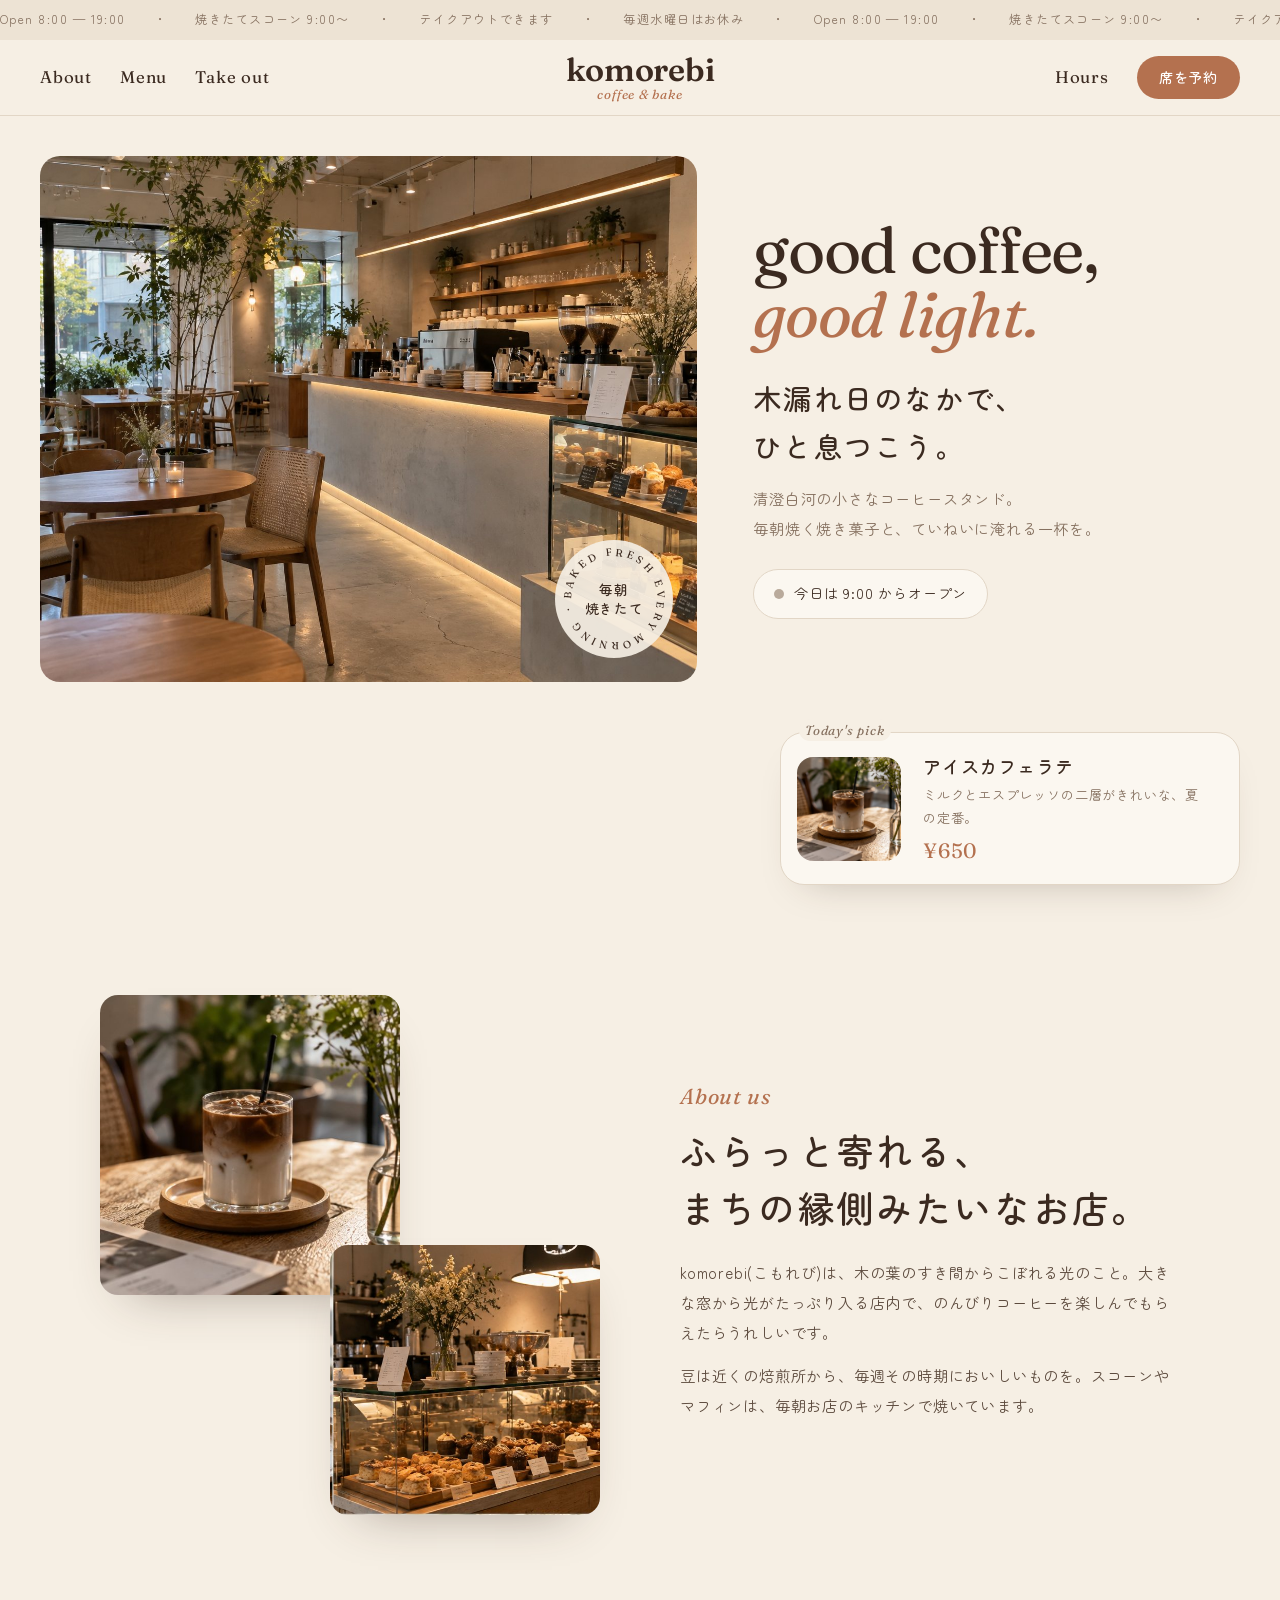
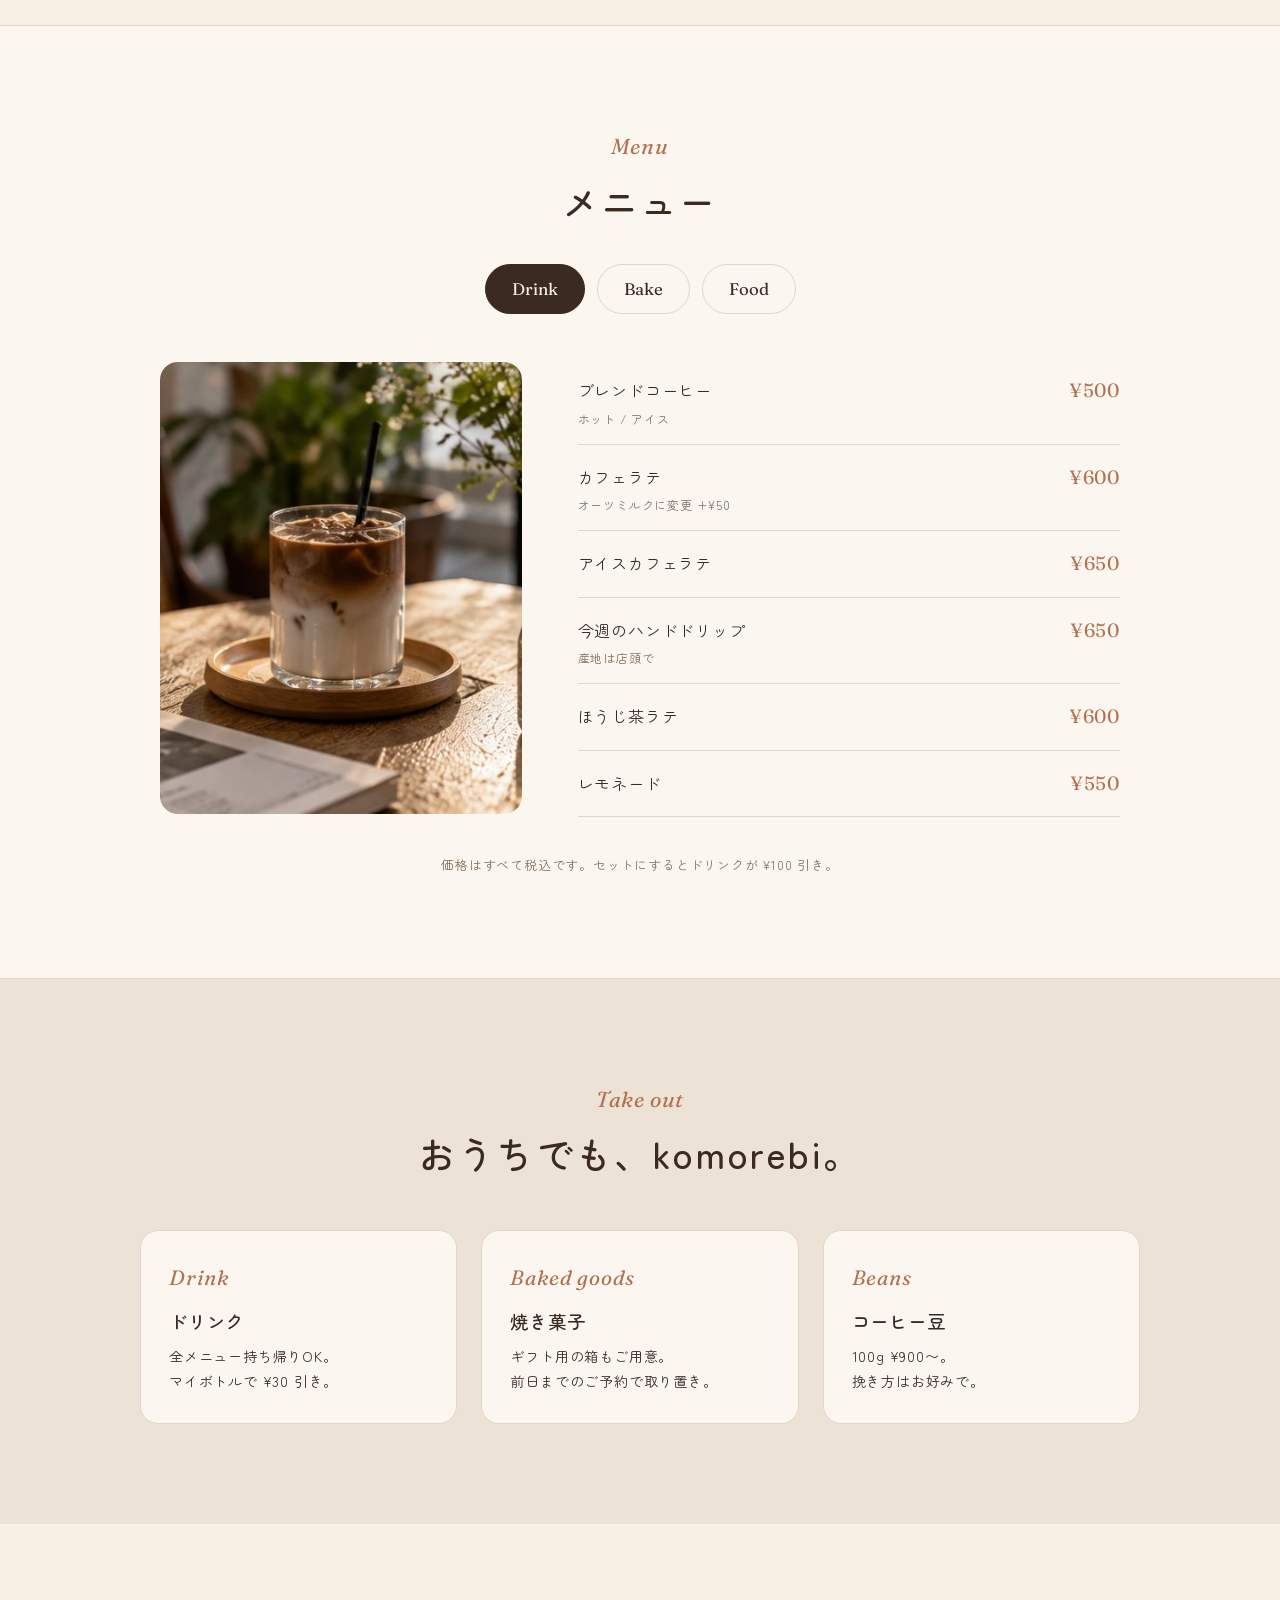
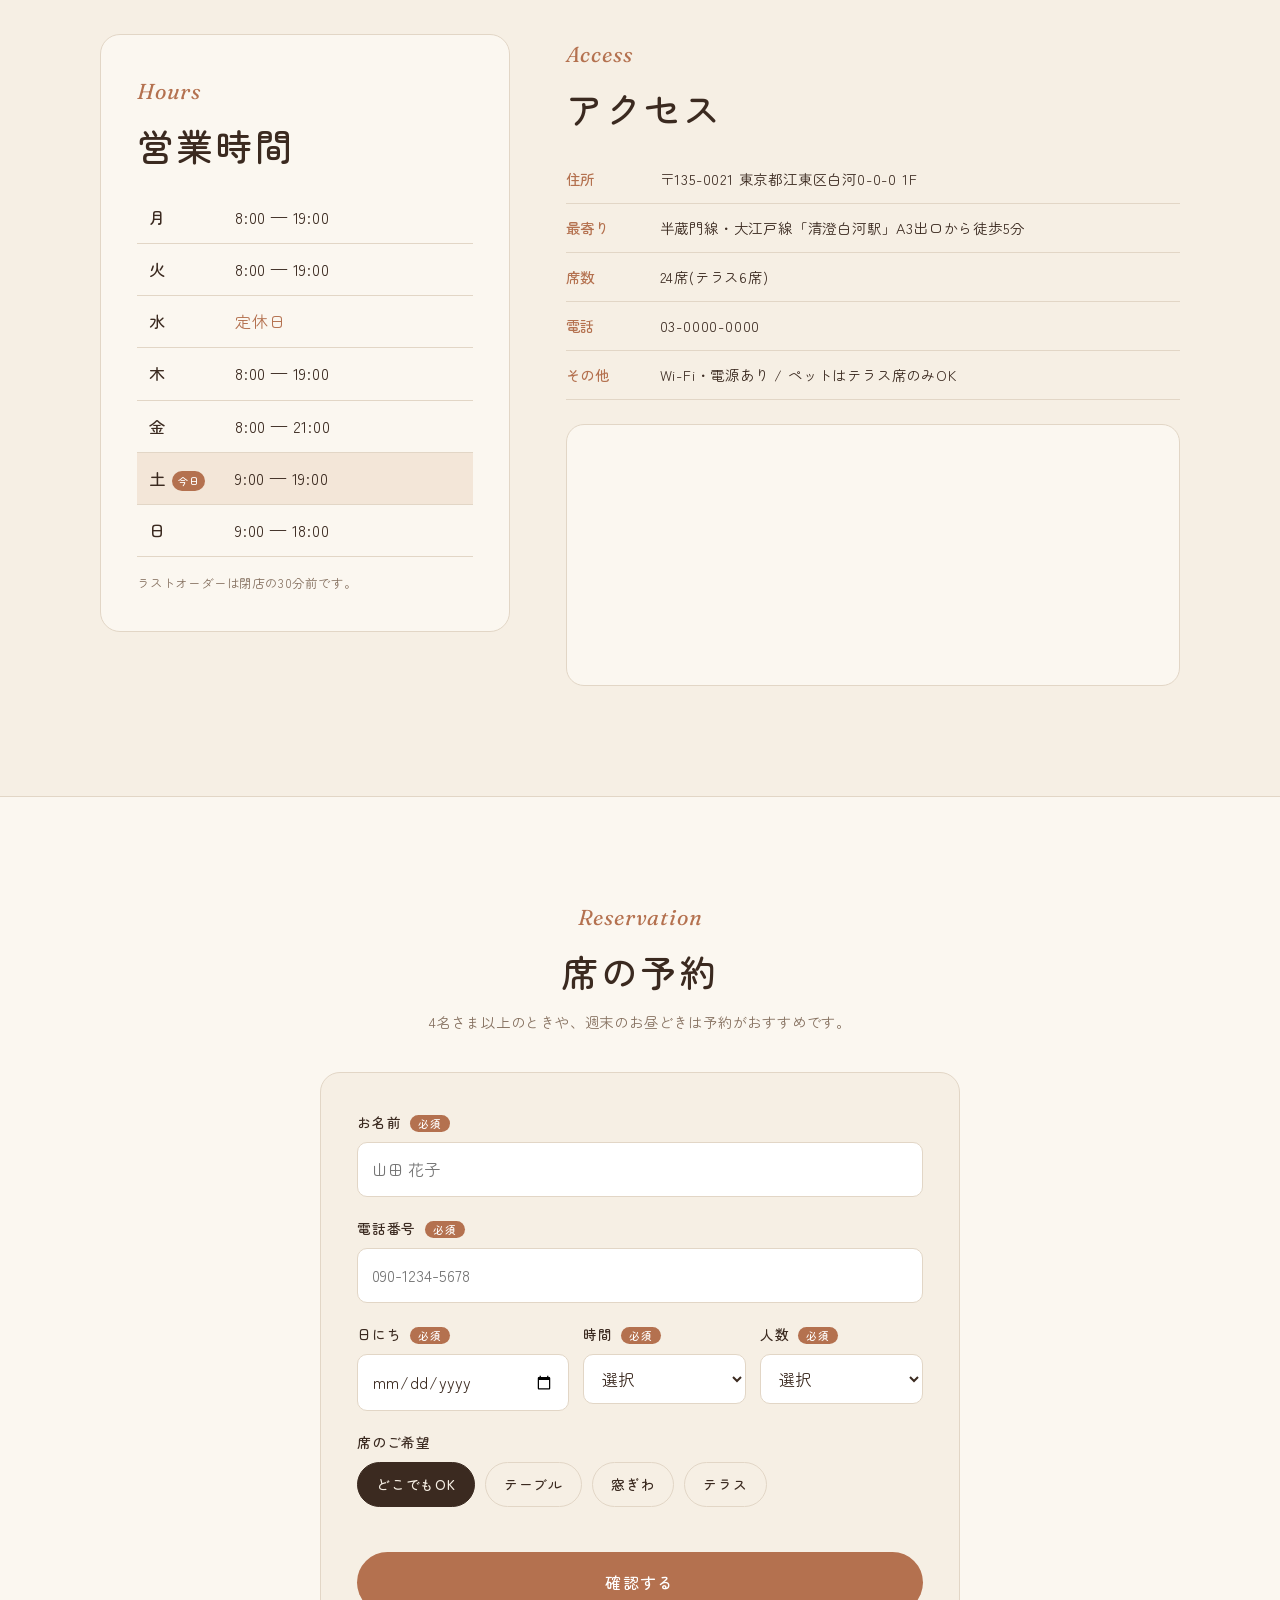
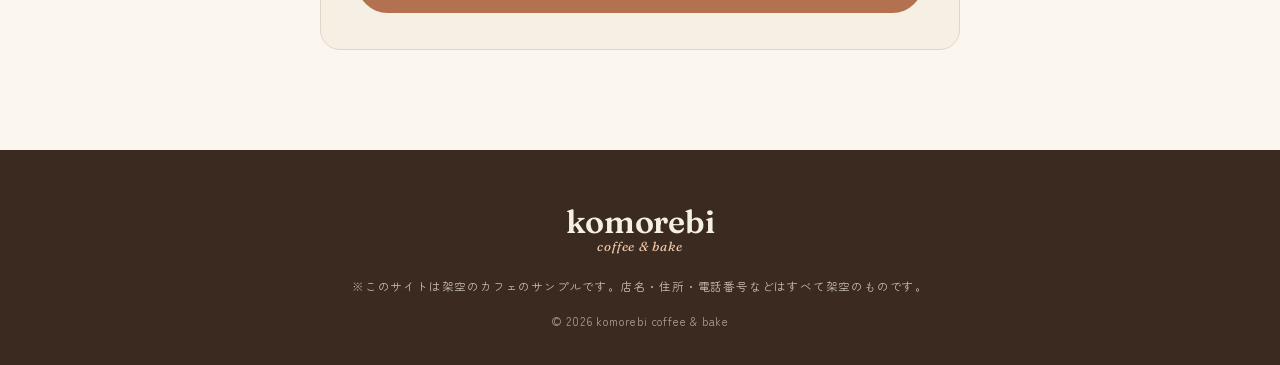
<file: cafe/index.html>
<!DOCTYPE html>
<html lang="ja">
<head>
  <meta charset="UTF-8">
  <meta name="viewport" content="width=device-width, initial-scale=1.0">
  <title>komorebi coffee &amp; bake | 清澄白河のカフェ</title>
  <meta name="description" content="清澄白河駅から徒歩5分のカフェ komorebi。毎朝焼く焼き菓子と、ていねいに淹れるコーヒーのお店です。">
  <meta name="theme-color" content="#c8643b">
  <link rel="stylesheet" href="fonts/fonts.css">
  <link rel="stylesheet" href="style.css">
</head>
<body>

  <!-- 流れるお知らせ -->
  <div class="ticker" aria-hidden="true">
    <div class="ticker__inner">
      <span>Open 8:00 — 19:00</span><span>・</span><span>焼きたてスコーン 9:00〜</span><span>・</span><span>テイクアウトできます</span><span>・</span><span>毎週水曜日はお休み</span><span>・</span>
      <span>Open 8:00 — 19:00</span><span>・</span><span>焼きたてスコーン 9:00〜</span><span>・</span><span>テイクアウトできます</span><span>・</span><span>毎週水曜日はお休み</span><span>・</span>
    </div>
  </div>

  <header class="header">
    <nav class="nav nav--left">
      <a href="#about">About</a>
      <a href="#menu">Menu</a>
      <a href="#takeout">Take out</a>
    </nav>
    <a href="#top" class="logo">komorebi<span>coffee &amp; bake</span></a>
    <nav class="nav nav--right">
      <a href="#hours">Hours</a>
      <a href="#reserve" class="nav__btn">席を予約</a>
    </nav>
    <button class="nav-toggle" aria-label="メニューを開く" aria-expanded="false"><span></span><span></span><span></span></button>
    <nav class="sp-nav" id="sp-nav">
      <a href="#about">About</a><a href="#menu">Menu</a><a href="#takeout">Take out</a><a href="#hours">Hours</a><a href="#reserve" class="nav__btn">席を予約</a>
    </nav>
  </header>

  <main id="top">
    <!-- ヒーロー -->
    <section class="hero">
      <div class="hero__photo">
        <img src="images/interior.jpg" alt="木のテーブルと植物、焼き菓子のショーケースが並ぶ明るい店内">
        <p class="badge"><svg viewBox="0 0 120 120"><defs><path id="c" d="M60,60 m-44,0 a44,44 0 1,1 88,0 a44,44 0 1,1 -88,0"/></defs><text><textPath href="#c" textLength="272">BAKED FRESH EVERY MORNING ・ </textPath></text></svg><b>毎朝<br>焼きたて</b></p>
      </div>
      <div class="hero__text">
        <p class="hero__en">good coffee,<br><em>good light.</em></p>
        <h1>木漏れ日のなかで、<br>ひと息つこう。</h1>
        <p class="hero__lead">清澄白河の小さなコーヒースタンド。<br>毎朝焼く焼き菓子と、ていねいに淹れる一杯を。</p>
        <div class="status"><span class="status__dot" id="status-dot"></span><span id="status-text">営業時間を確認中…</span></div>
      </div>
    </section>

    <!-- 今日のおすすめ -->
    <section class="today">
      <div class="today__card">
        <p class="today__label">Today's pick</p>
        <img src="images/latte.jpg" alt="グラスに入ったアイスカフェラテ">
        <div>
          <h2>アイスカフェラテ</h2>
          <p>ミルクとエスプレッソの二層がきれいな、夏の定番。</p>
          <p class="today__price">¥650</p>
        </div>
      </div>
    </section>

    <!-- アバウト -->
    <section class="about" id="about">
      <div class="about__photos">
        <img class="p1" src="images/latte.jpg" alt="アイスカフェラテ">
        <img class="p2" src="images/pastry.jpg" alt="スコーンやマフィンが並ぶショーケース">
      </div>
      <div class="about__text">
        <p class="eyebrow">About us</p>
        <h2 class="h2">ふらっと寄れる、<br>まちの縁側みたいなお店。</h2>
        <p>komorebi(こもれび)は、木の葉のすき間からこぼれる光のこと。大きな窓から光がたっぷり入る店内で、のんびりコーヒーを楽しんでもらえたらうれしいです。</p>
        <p>豆は近くの焙煎所から、毎週その時期においしいものを。スコーンやマフィンは、毎朝お店のキッチンで焼いています。</p>
      </div>
    </section>

    <!-- メニュー -->
    <section class="menu" id="menu">
      <div class="menu__head">
        <p class="eyebrow">Menu</p>
        <h2 class="h2">メニュー</h2>
      </div>
      <div class="tabs" role="tablist">
        <button class="tab is-active" role="tab" aria-selected="true" data-tab="drink">Drink</button>
        <button class="tab" role="tab" aria-selected="false" data-tab="bake">Bake</button>
        <button class="tab" role="tab" aria-selected="false" data-tab="food">Food</button>
      </div>

      <div class="panel is-active" data-panel="drink" role="tabpanel">
        <img src="images/latte.jpg" alt="アイスカフェラテ">
        <ul>
          <li><span>ブレンドコーヒー<small>ホット / アイス</small></span><b>¥500</b></li>
          <li><span>カフェラテ<small>オーツミルクに変更 +¥50</small></span><b>¥600</b></li>
          <li><span>アイスカフェラテ</span><b>¥650</b></li>
          <li><span>今週のハンドドリップ<small>産地は店頭で</small></span><b>¥650</b></li>
          <li><span>ほうじ茶ラテ</span><b>¥600</b></li>
          <li><span>レモネード</span><b>¥550</b></li>
        </ul>
      </div>
      <div class="panel" data-panel="bake" role="tabpanel">
        <img src="images/pastry.jpg" alt="ショーケースに並ぶ焼き菓子">
        <ul>
          <li><span>プレーンスコーン<small>クロテッドクリーム付き</small></span><b>¥380</b></li>
          <li><span>チョコチップマフィン</span><b>¥420</b></li>
          <li><span>バナナブレッド</span><b>¥400</b></li>
          <li><span>ベイクドチーズケーキ</span><b>¥550</b></li>
          <li><span>季節のタルト<small>なくなり次第終了</small></span><b>¥600</b></li>
        </ul>
      </div>
      <div class="panel" data-panel="food" role="tabpanel">
        <img src="images/interior.jpg" alt="カウンターとショーケース">
        <ul>
          <li><span>モーニングプレート<small>8:00〜11:00・ドリンク付き</small></span><b>¥980</b></li>
          <li><span>ハムとチーズのトースト</span><b>¥750</b></li>
          <li><span>アボカドトースト</span><b>¥850</b></li>
          <li><span>きょうのスープ<small>パン付き</small></span><b>¥700</b></li>
        </ul>
      </div>
      <p class="menu__note">価格はすべて税込です。セットにするとドリンクが ¥100 引き。</p>
    </section>

    <!-- テイクアウト -->
    <section class="takeout" id="takeout">
      <p class="eyebrow eyebrow--light">Take out</p>
      <h2 class="h2">おうちでも、komorebi。</h2>
      <ul class="takeout__list">
        <li><span class="ic">Drink</span><b>ドリンク</b>全メニュー持ち帰りOK。<br>マイボトルで ¥30 引き。</li>
        <li><span class="ic">Baked goods</span><b>焼き菓子</b>ギフト用の箱もご用意。<br>前日までのご予約で取り置き。</li>
        <li><span class="ic">Beans</span><b>コーヒー豆</b>100g ¥900〜。<br>挽き方はお好みで。</li>
      </ul>
    </section>

    <!-- 営業時間・アクセス -->
    <section class="hours" id="hours">
      <div class="hours__card">
        <p class="eyebrow">Hours</p>
        <h2 class="h2">営業時間</h2>
        <table class="week" id="week">
          <tr data-day="1"><th>月</th><td>8:00 — 19:00</td></tr>
          <tr data-day="2"><th>火</th><td>8:00 — 19:00</td></tr>
          <tr data-day="3"><th>水</th><td class="off">定休日</td></tr>
          <tr data-day="4"><th>木</th><td>8:00 — 19:00</td></tr>
          <tr data-day="5"><th>金</th><td>8:00 — 21:00</td></tr>
          <tr data-day="6"><th>土</th><td>9:00 — 19:00</td></tr>
          <tr data-day="0"><th>日</th><td>9:00 — 18:00</td></tr>
        </table>
        <p class="hours__note">ラストオーダーは閉店の30分前です。</p>
      </div>
      <div class="access">
        <p class="eyebrow">Access</p>
        <h2 class="h2">アクセス</h2>
        <dl>
          <div><dt>住所</dt><dd>〒135-0021 東京都江東区白河0-0-0 1F</dd></div>
          <div><dt>最寄り</dt><dd>半蔵門線・大江戸線「清澄白河駅」A3出口から徒歩5分</dd></div>
          <div><dt>席数</dt><dd>24席(テラス6席)</dd></div>
          <div><dt>電話</dt><dd><a href="tel:0300000000">03-0000-0000</a></dd></div>
          <div><dt>その他</dt><dd>Wi-Fi・電源あり / ペットはテラス席のみOK</dd></div>
        </dl>
        <div class="map">
          <iframe src="https://maps.google.com/maps?q=%E6%B8%85%E6%BE%84%E7%99%BD%E6%B2%B3%E9%A7%85&z=16&output=embed" title="地図" loading="lazy" referrerpolicy="no-referrer-when-downgrade"></iframe>
        </div>
      </div>
    </section>

    <!-- 席の予約 -->
    <section class="reserve" id="reserve">
      <div class="reserve__inner">
        <p class="eyebrow">Reservation</p>
        <h2 class="h2">席の予約</h2>
        <p class="reserve__lead">4名さま以上のときや、週末のお昼どきは予約がおすすめです。</p>

        <form class="form" id="reserve-form" novalidate>
          <div id="form-fields">
            <div class="form__row"><label for="f-name">お名前 <span>必須</span></label><input type="text" id="f-name" name="name" placeholder="山田 花子" required></div>
            <div class="form__row"><label for="f-tel">電話番号 <span>必須</span></label><input type="tel" id="f-tel" name="tel" placeholder="090-1234-5678" required></div>
            <div class="form__three">
              <div class="form__row"><label for="f-date">日にち <span>必須</span></label><input type="date" id="f-date" name="date" required></div>
              <div class="form__row"><label for="f-time">時間 <span>必須</span></label><select id="f-time" name="time" required><option value="">選択</option></select></div>
              <div class="form__row"><label for="f-people">人数 <span>必須</span></label><select id="f-people" name="people" required><option value="">選択</option><option>1名</option><option>2名</option><option>3名</option><option>4名</option><option>5名</option><option>6名</option></select></div>
            </div>
            <div class="form__row">
              <p class="form__label">席のご希望</p>
              <div class="chips">
                <label><input type="radio" name="seat" value="どこでもOK" checked><span>どこでもOK</span></label>
                <label><input type="radio" name="seat" value="テーブル"><span>テーブル</span></label>
                <label><input type="radio" name="seat" value="窓ぎわ"><span>窓ぎわ</span></label>
                <label><input type="radio" name="seat" value="テラス"><span>テラス</span></label>
              </div>
            </div>
            <p class="form__error" id="form-error" role="alert"></p>
            <button type="submit" class="btn btn--full">確認する</button>
          </div>
          <div id="form-confirm" hidden>
            <dl class="form__confirm" id="confirm-list"></dl>
            <div class="form__btns">
              <button type="button" class="btn btn--ghost" id="confirm-back">戻る</button>
              <button type="button" class="btn" id="confirm-ok">予約を確定する</button>
            </div>
          </div>
        </form>

        <div class="form form--done" id="reserve-done" hidden>
          <p class="done__mark">Thank you.</p>
          <h3>ご予約ありがとうございます！</h3>
          <p id="done-text"></p>
          <p class="done__note">※このサイトはサンプルなので、実際には予約されません。</p>
        </div>
      </div>
    </section>
  </main>

  <footer class="footer">
    <p class="logo logo--light">komorebi<span>coffee &amp; bake</span></p>
    <p class="footer__note">※このサイトは架空のカフェのサンプルです。店名・住所・電話番号などはすべて架空のものです。</p>
    <small>&copy; 2026 komorebi coffee &amp; bake</small>
  </footer>

  <a href="#reserve" class="sp-btn">席を予約する</a>

  <script src="script.js"></script>
</body>
</html>
</file>
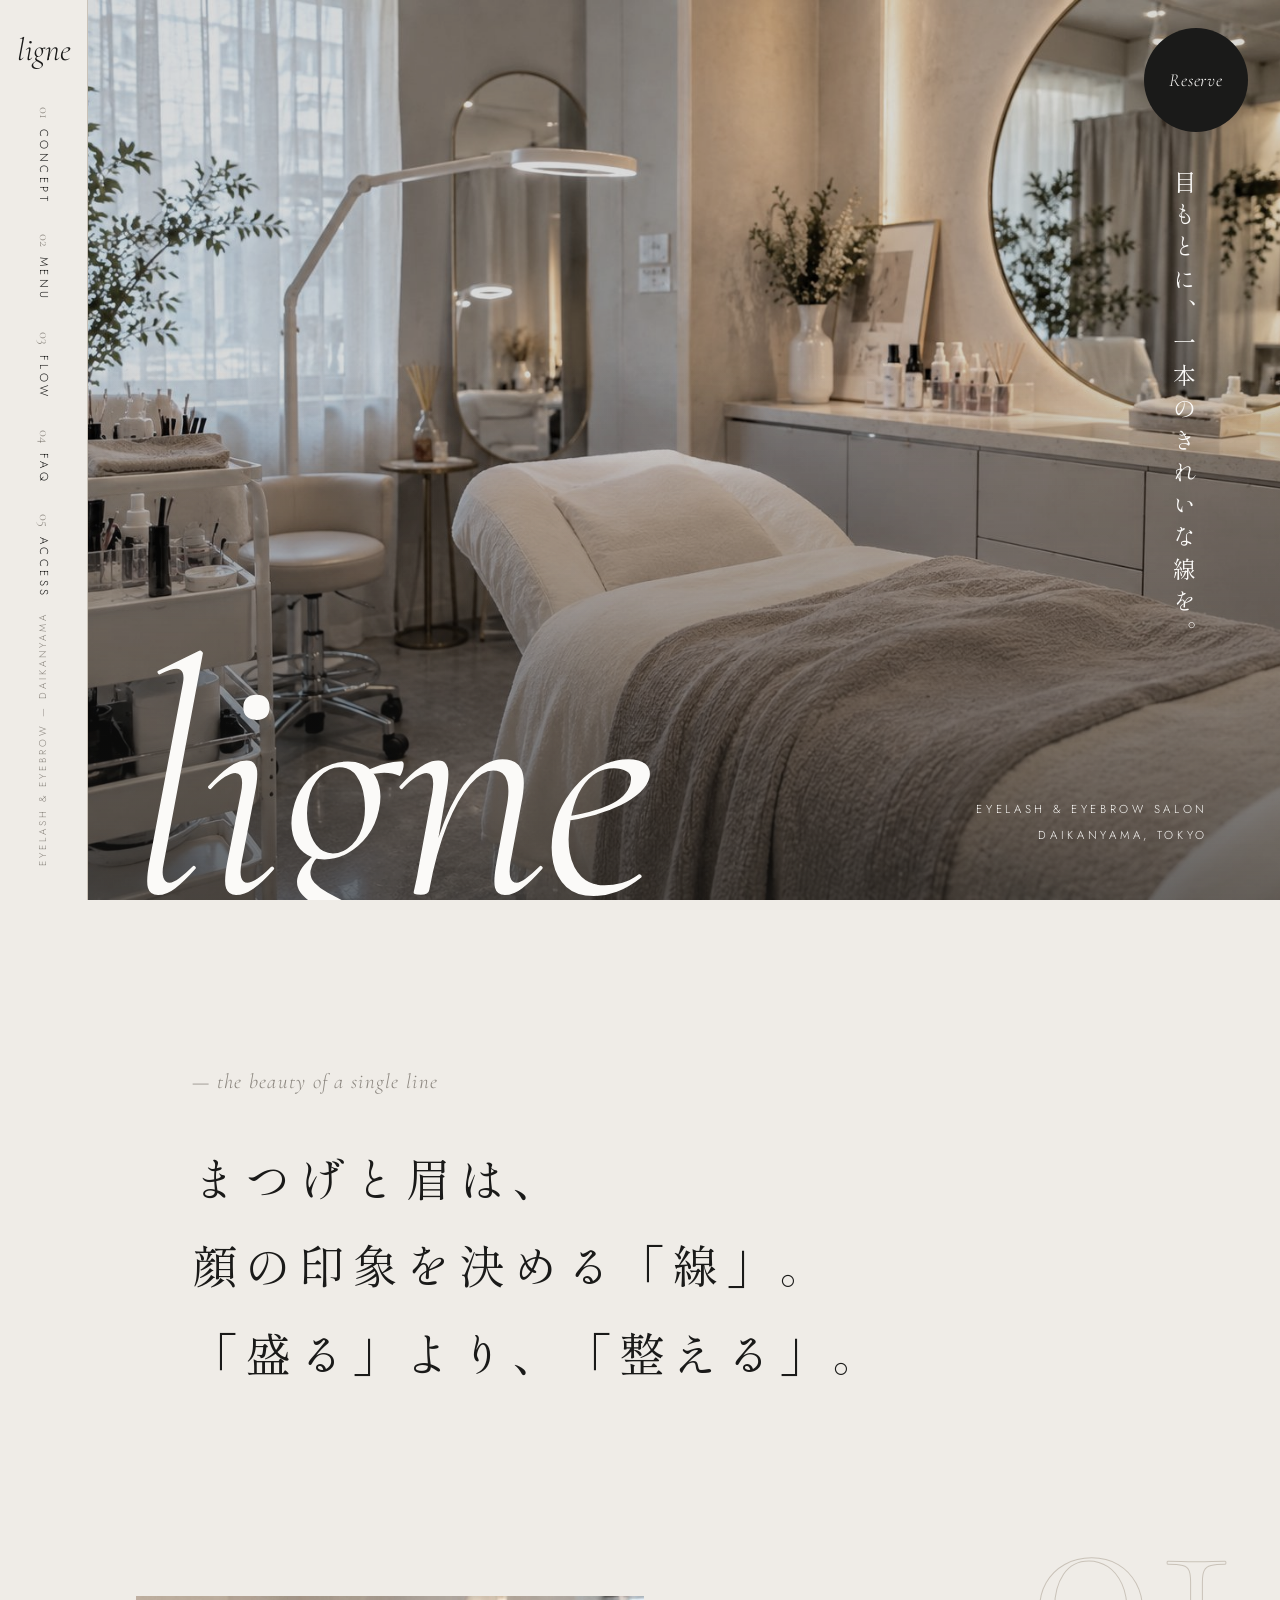
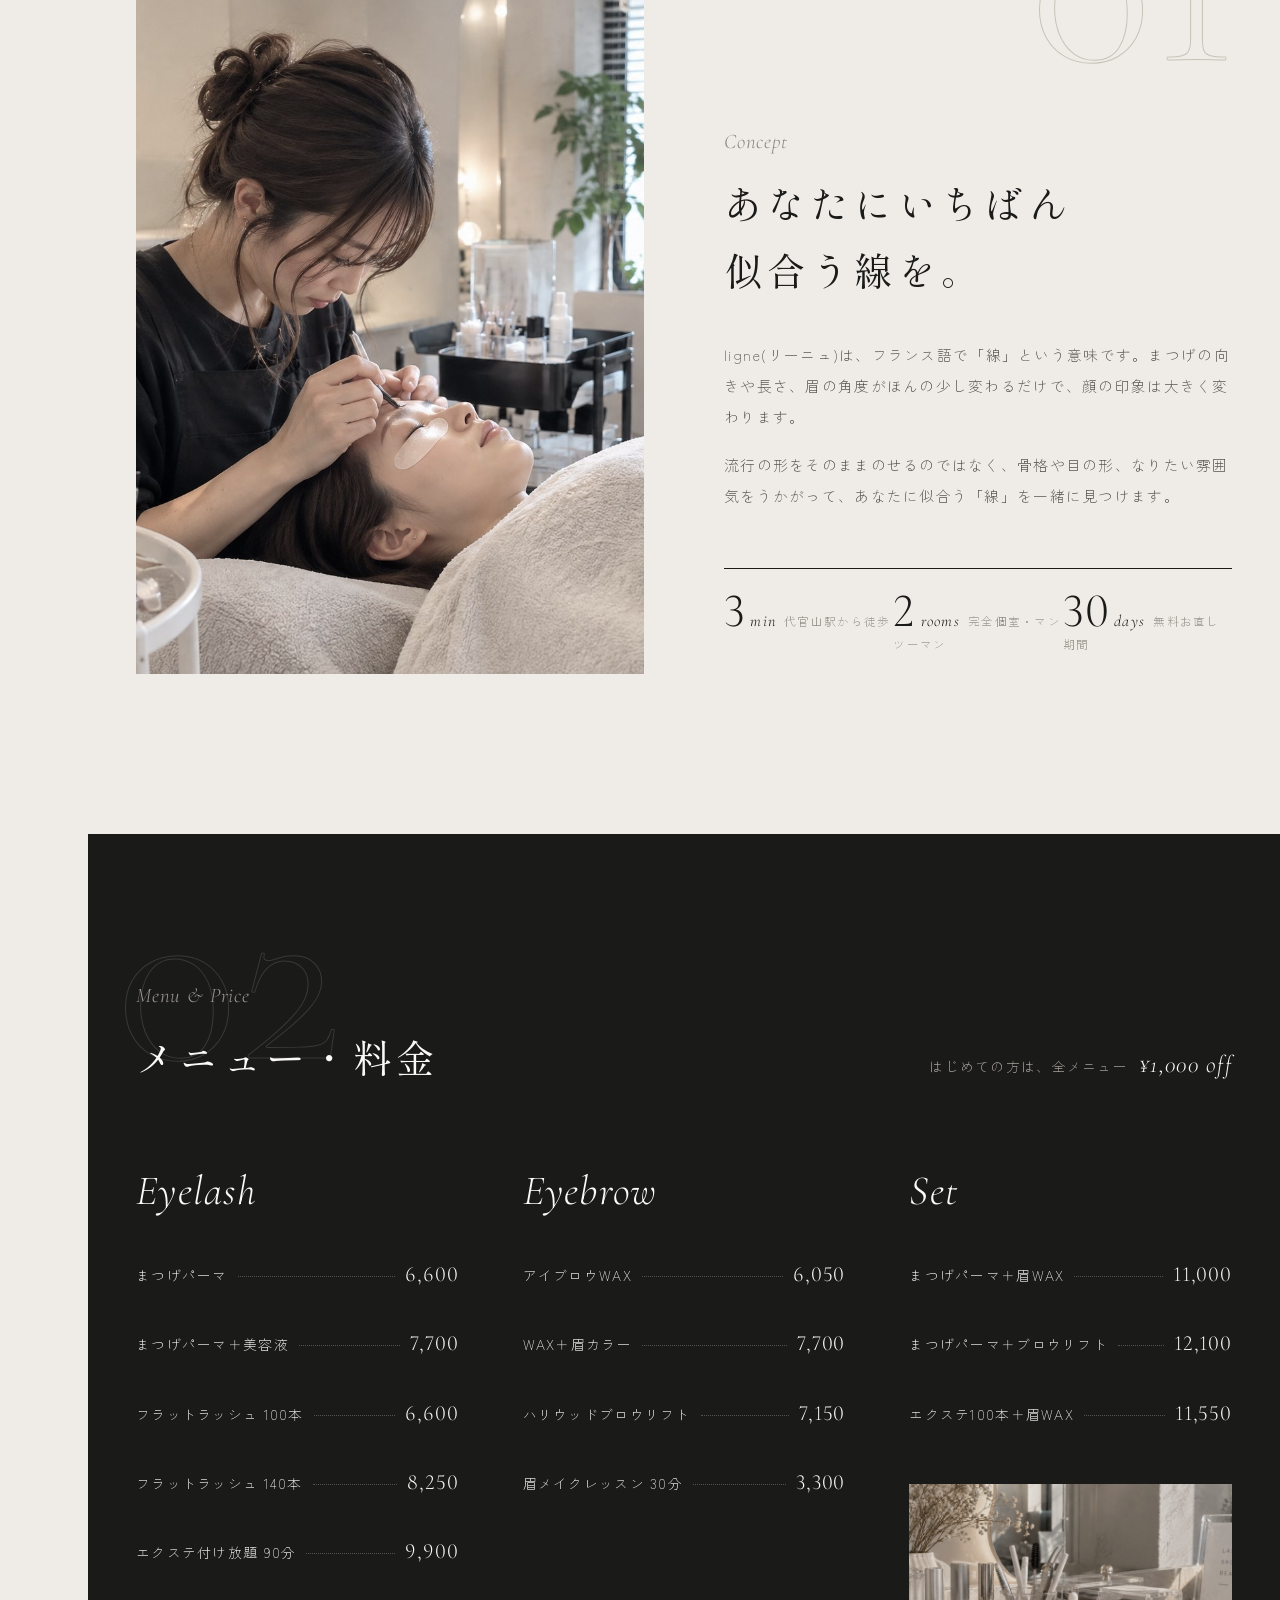
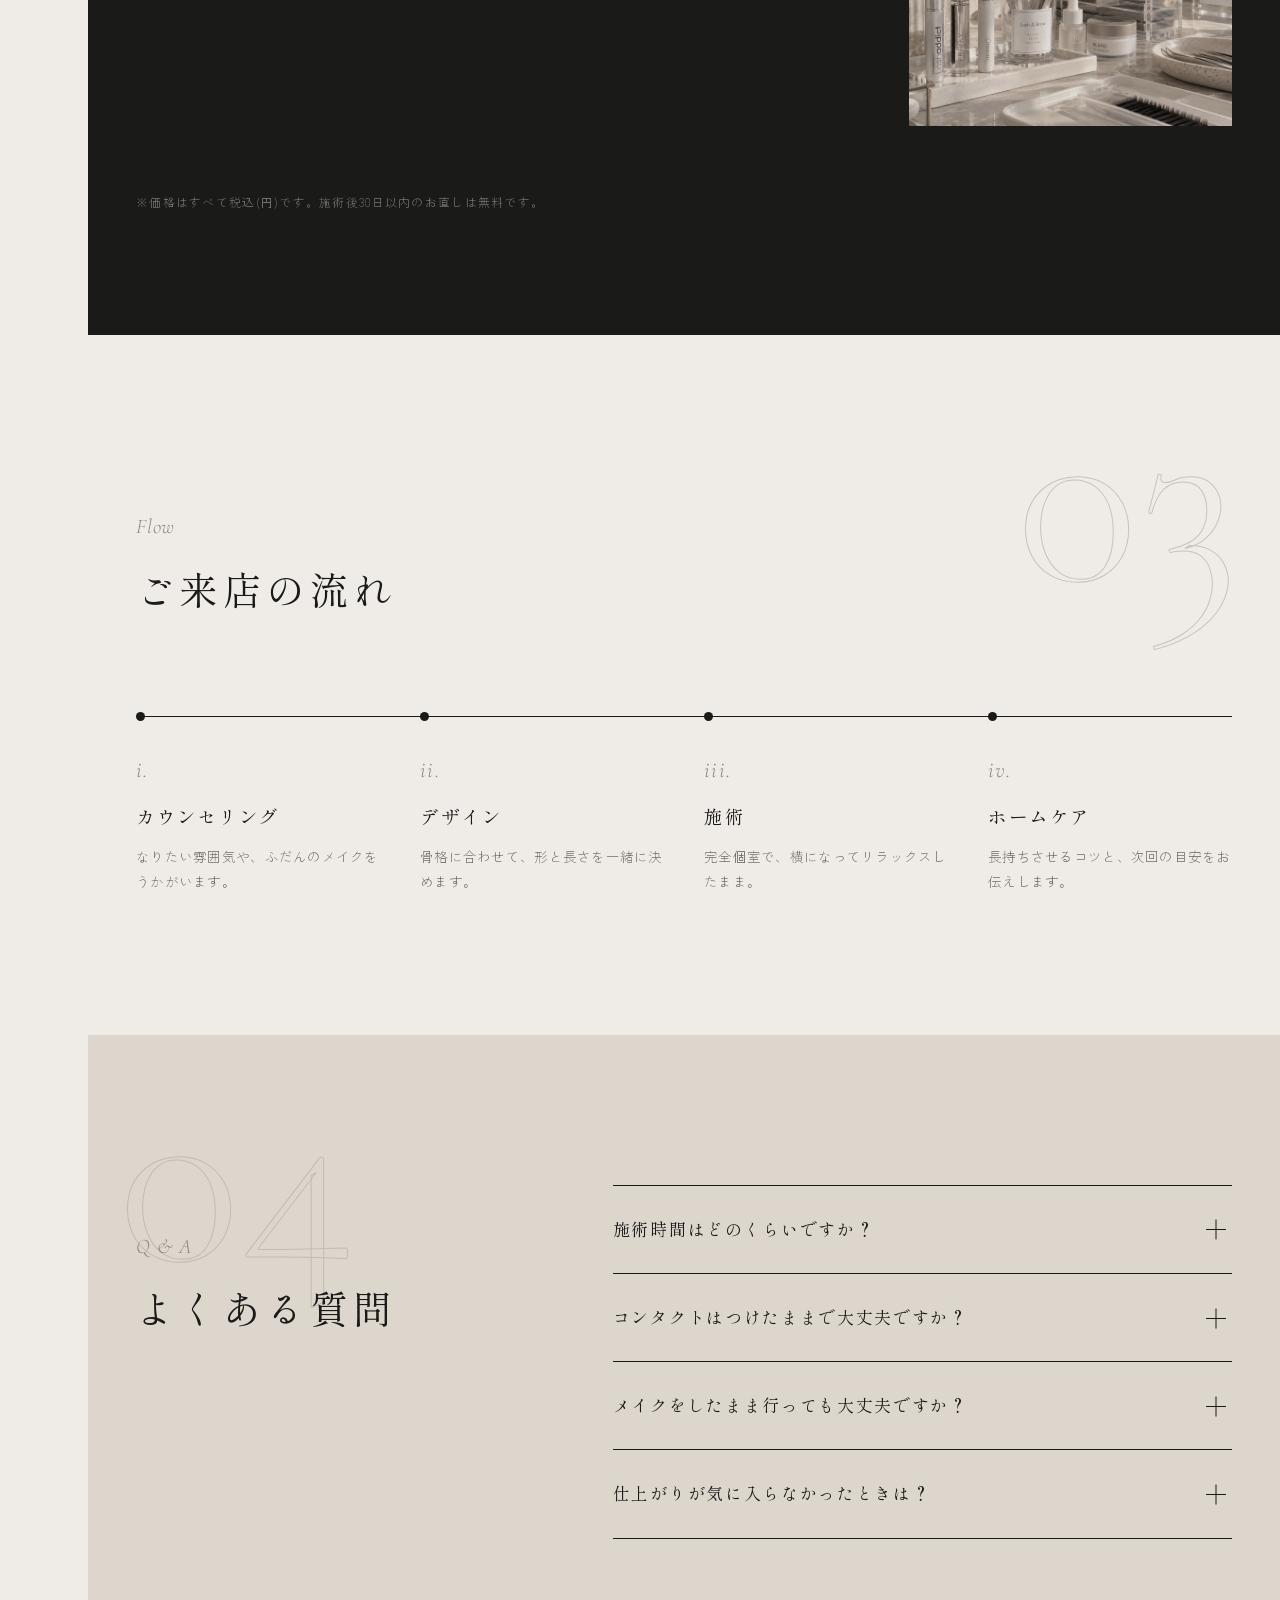
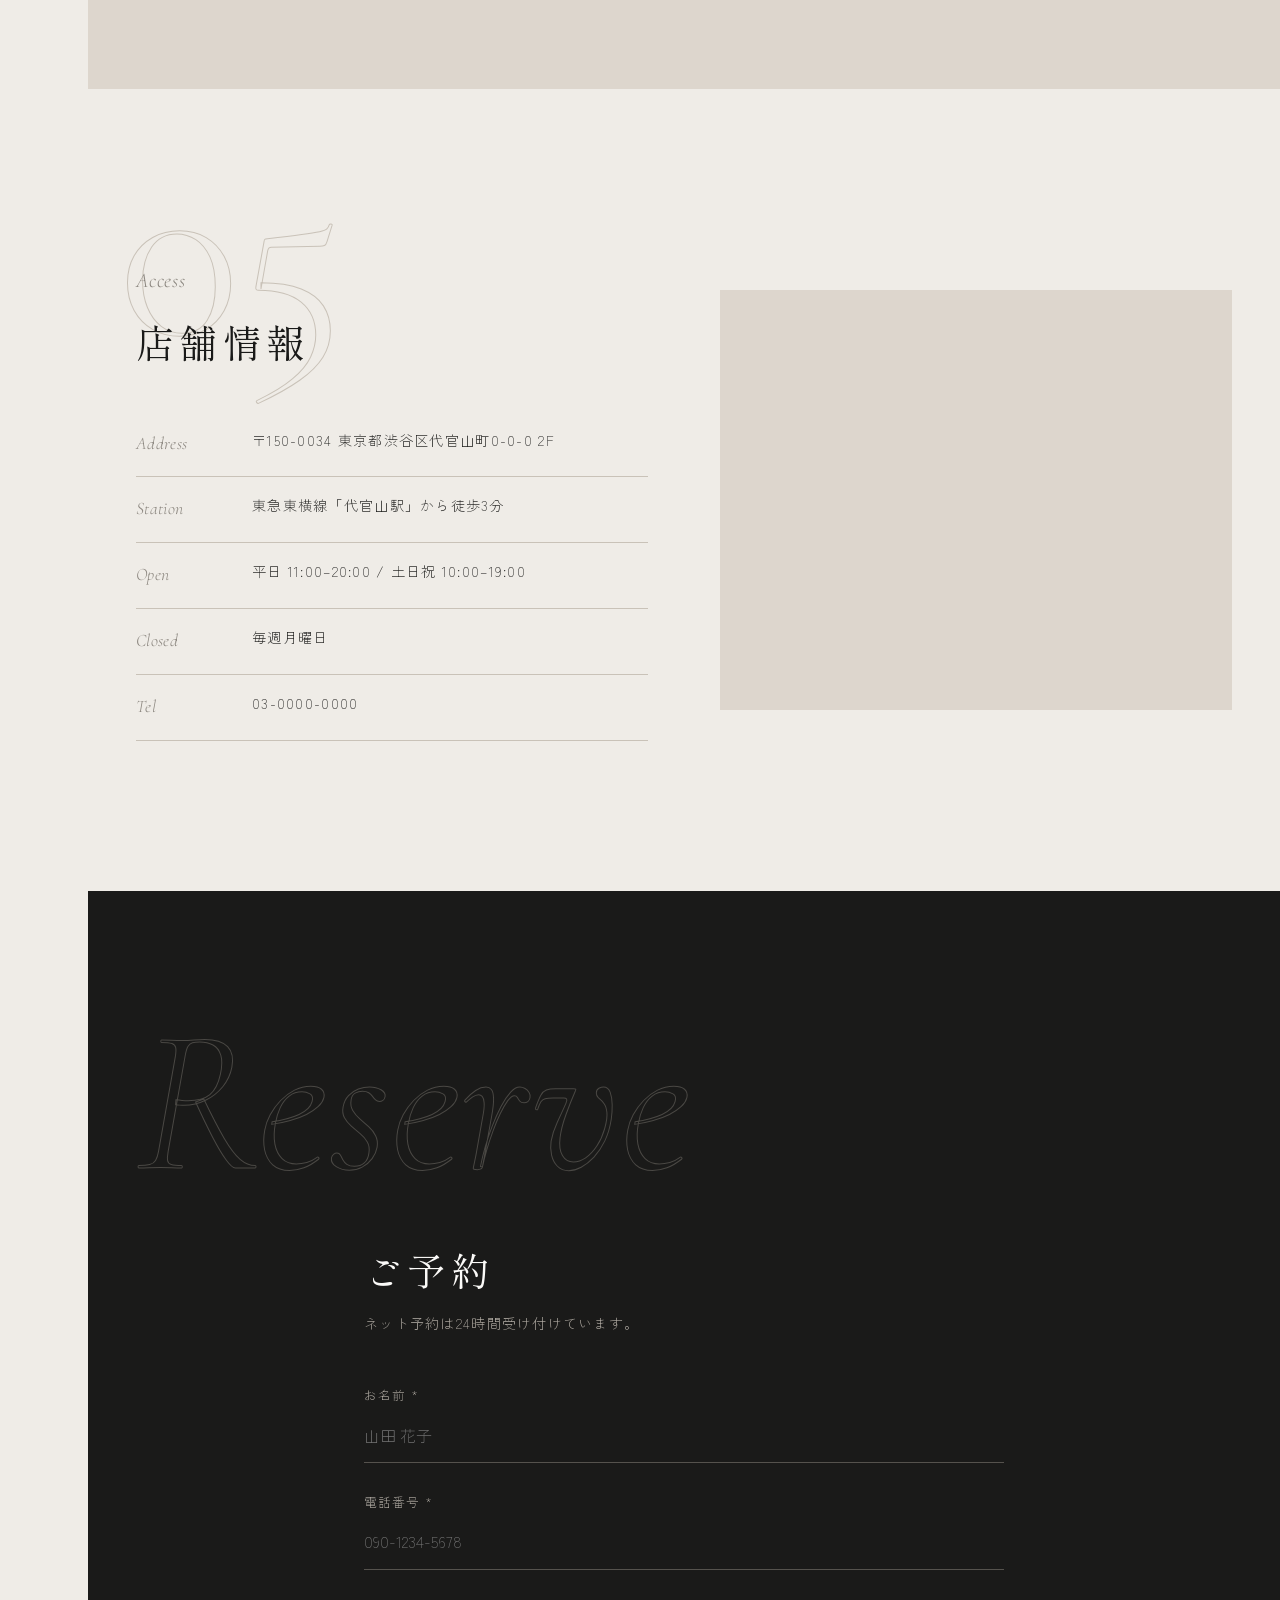
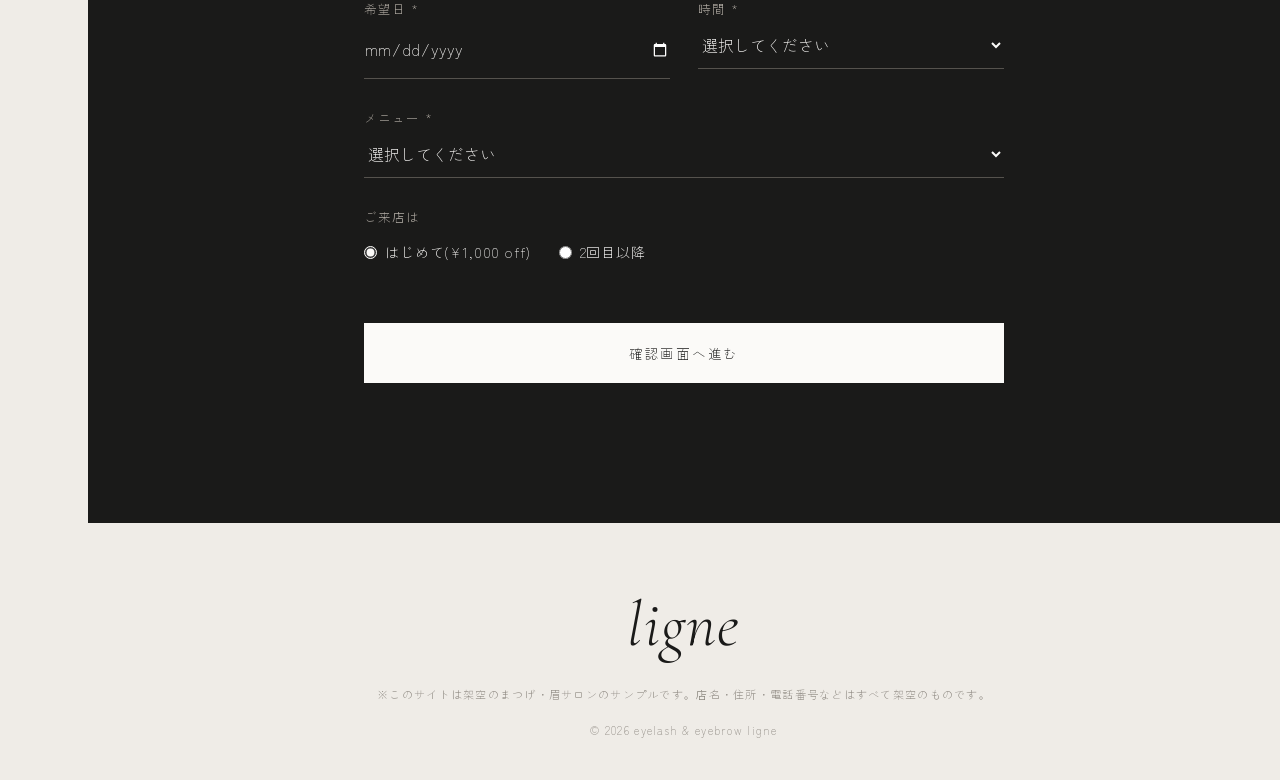
<file: lash/index.html>
<!DOCTYPE html>
<html lang="ja">
<head>
  <meta charset="UTF-8">
  <meta name="viewport" content="width=device-width, initial-scale=1.0">
  <title>eyelash &amp; eyebrow ligne | 代官山のまつげ・眉サロン</title>
  <meta name="description" content="代官山駅から徒歩3分のまつげ・眉毛サロン ligne(リーニュ)。顔立ちに合わせた、ちょうどいい目もとをつくります。">
  <meta name="theme-color" content="#1a1a19">
  <link rel="stylesheet" href="fonts/fonts.css">
  <link rel="stylesheet" href="style.css">
</head>
<body>

  <!-- PCは左にたての帯、スマホは上の細いバー -->
  <header class="rail">
    <a href="#top" class="rail__logo">ligne</a>
    <button class="nav-toggle" aria-label="メニューを開く" aria-expanded="false"><span></span><span></span></button>
    <nav class="nav">
      <a href="#concept"><i>01</i>Concept</a>
      <a href="#menu"><i>02</i>Menu</a>
      <a href="#flow"><i>03</i>Flow</a>
      <a href="#faq"><i>04</i>FAQ</a>
      <a href="#access"><i>05</i>Access</a>
      <a href="#reserve" class="nav__sp-reserve">ご予約</a>
    </nav>
    <p class="rail__copy">eyelash &amp; eyebrow — Daikanyama</p>
  </header>

  <a href="#reserve" class="reserve-circle"><span>Reserve</span></a>

  <main id="top">
    <!-- ヒーロー -->
    <section class="hero">
      <img class="hero__img" src="images/room.jpg" alt="やわらかい照明の施術ルーム。白いベッドと丸い鏡">
      <p class="hero__vertical">目もとに、一本のきれいな線を。</p>
      <h1 class="hero__word">ligne</h1>
      <p class="hero__sub">eyelash &amp; eyebrow salon<br>Daikanyama, Tokyo</p>
    </section>

    <!-- ひとこと -->
    <section class="statement">
      <p class="statement__en">— the beauty of a single line</p>
      <p class="statement__ja">まつげと眉は、<br>顔の印象を決める「線」。<br>「盛る」より、「整える」。</p>
    </section>

    <!-- コンセプト -->
    <section class="concept" id="concept">
      <p class="bignum">01</p>
      <div class="concept__img reveal"><img src="images/work.jpg" alt="アイリストがお客さまのまつげを施術している様子"></div>
      <div class="concept__body reveal">
        <p class="kicker">Concept</p>
        <h2 class="h2">あなたにいちばん<br>似合う線を。</h2>
        <div class="cols">
          <p>ligne(リーニュ)は、フランス語で「線」という意味です。まつげの向きや長さ、眉の角度がほんの少し変わるだけで、顔の印象は大きく変わります。</p>
          <p>流行の形をそのままのせるのではなく、骨格や目の形、なりたい雰囲気をうかがって、あなたに似合う「線」を一緒に見つけます。</p>
        </div>
        <ul class="facts">
          <li><b>3</b><span>min</span>代官山駅から徒歩</li>
          <li><b>2</b><span>rooms</span>完全個室・マンツーマン</li>
          <li><b>30</b><span>days</span>無料お直し期間</li>
        </ul>
      </div>
    </section>

    <!-- メニュー(黒) -->
    <section class="menu" id="menu">
      <div class="menu__head">
        <p class="bignum bignum--light">02</p>
        <div>
          <p class="kicker kicker--light">Menu &amp; Price</p>
          <h2 class="h2">メニュー・料金</h2>
        </div>
        <p class="menu__first">はじめての方は、全メニュー <em>¥1,000 off</em></p>
      </div>
      <div class="menu__grid">
        <div class="menu__col reveal">
          <h3>Eyelash</h3>
          <dl>
            <div><dt>まつげパーマ</dt><dd>6,600</dd></div>
            <div><dt>まつげパーマ＋美容液</dt><dd>7,700</dd></div>
            <div><dt>フラットラッシュ 100本</dt><dd>6,600</dd></div>
            <div><dt>フラットラッシュ 140本</dt><dd>8,250</dd></div>
            <div><dt>エクステ付け放題 90分</dt><dd>9,900</dd></div>
          </dl>
        </div>
        <div class="menu__col reveal">
          <h3>Eyebrow</h3>
          <dl>
            <div><dt>アイブロウWAX</dt><dd>6,050</dd></div>
            <div><dt>WAX＋眉カラー</dt><dd>7,700</dd></div>
            <div><dt>ハリウッドブロウリフト</dt><dd>7,150</dd></div>
            <div><dt>眉メイクレッスン 30分</dt><dd>3,300</dd></div>
          </dl>
        </div>
        <div class="menu__col reveal">
          <h3>Set</h3>
          <dl>
            <div><dt>まつげパーマ＋眉WAX</dt><dd>11,000</dd></div>
            <div><dt>まつげパーマ＋ブロウリフト</dt><dd>12,100</dd></div>
            <div><dt>エクステ100本＋眉WAX</dt><dd>11,550</dd></div>
          </dl>
          <figure class="menu__img"><img src="images/items.jpg" alt="まつげ用の美容液やツイーザーが並ぶカウンター"></figure>
        </div>
      </div>
      <p class="menu__note">※価格はすべて税込(円)です。施術後30日以内のお直しは無料です。</p>
    </section>

    <!-- 流れ -->
    <section class="flow" id="flow">
      <p class="bignum">03</p>
      <div class="flow__head"><p class="kicker">Flow</p><h2 class="h2">ご来店の流れ</h2></div>
      <ol class="flow__list">
        <li class="reveal"><i>i.</i><h3>カウンセリング</h3><p>なりたい雰囲気や、ふだんのメイクをうかがいます。</p></li>
        <li class="reveal"><i>ii.</i><h3>デザイン</h3><p>骨格に合わせて、形と長さを一緒に決めます。</p></li>
        <li class="reveal"><i>iii.</i><h3>施術</h3><p>完全個室で、横になってリラックスしたまま。</p></li>
        <li class="reveal"><i>iv.</i><h3>ホームケア</h3><p>長持ちさせるコツと、次回の目安をお伝えします。</p></li>
      </ol>
    </section>

    <!-- よくある質問 -->
    <section class="faq" id="faq">
      <p class="bignum">04</p>
      <div class="faq__head"><p class="kicker">Q &amp; A</p><h2 class="h2">よくある質問</h2></div>
      <div class="faq__list reveal">
        <details><summary>施術時間はどのくらいですか？</summary><p>まつげパーマは約60分、セットメニューは約90分です。カウンセリングの時間も含まれています。</p></details>
        <details><summary>コンタクトはつけたままで大丈夫ですか？</summary><p>まつげの施術中は目を閉じるので、外していただくのがおすすめです。ケースと保存液はご用意しています。</p></details>
        <details><summary>メイクをしたまま行っても大丈夫ですか？</summary><p>大丈夫です。目もとや眉のメイクはこちらでやさしくオフしてから施術します。</p></details>
        <details><summary>仕上がりが気に入らなかったときは？</summary><p>施術後30日以内であれば、無料でお直しします。お気軽にご連絡ください。</p></details>
      </div>
    </section>

    <!-- アクセス -->
    <section class="access" id="access">
      <p class="bignum">05</p>
      <div class="access__body reveal">
        <p class="kicker">Access</p>
        <h2 class="h2">店舗情報</h2>
        <dl class="info">
          <div><dt>Address</dt><dd>〒150-0034 東京都渋谷区代官山町0-0-0 2F</dd></div>
          <div><dt>Station</dt><dd>東急東横線「代官山駅」から徒歩3分</dd></div>
          <div><dt>Open</dt><dd>平日 11:00–20:00 / 土日祝 10:00–19:00</dd></div>
          <div><dt>Closed</dt><dd>毎週月曜日</dd></div>
          <div><dt>Tel</dt><dd><a href="tel:0300000000">03-0000-0000</a></dd></div>
        </dl>
      </div>
      <div class="access__map reveal">
        <iframe src="https://maps.google.com/maps?q=%E4%BB%A3%E5%AE%98%E5%B1%B1%E9%A7%85&z=16&output=embed" title="地図" loading="lazy" referrerpolicy="no-referrer-when-downgrade"></iframe>
      </div>
    </section>

    <!-- 予約 -->
    <section class="reserve" id="reserve">
      <p class="reserve__word">Reserve</p>
      <div class="reserve__inner">
        <h2 class="h2">ご予約</h2>
        <p class="reserve__lead">ネット予約は24時間受け付けています。</p>

        <form class="form" id="reserve-form" novalidate>
          <div id="form-fields">
            <div class="form__row"><label for="f-name">お名前 *</label><input type="text" id="f-name" name="name" placeholder="山田 花子" required></div>
            <div class="form__row"><label for="f-tel">電話番号 *</label><input type="tel" id="f-tel" name="tel" placeholder="090-1234-5678" required></div>
            <div class="form__half">
              <div class="form__row"><label for="f-date">希望日 *</label><input type="date" id="f-date" name="date" required></div>
              <div class="form__row"><label for="f-time">時間 *</label><select id="f-time" name="time" required><option value="">選択してください</option></select></div>
            </div>
            <div class="form__row">
              <label for="f-menu">メニュー *</label>
              <select id="f-menu" name="menu" required>
                <option value="">選択してください</option>
                <option>まつげパーマ</option><option>まつげパーマ＋美容液</option>
                <option>フラットラッシュ 100本</option><option>フラットラッシュ 140本</option><option>エクステ付け放題</option>
                <option>アイブロウWAX</option><option>アイブロウWAX＋眉カラー</option><option>ハリウッドブロウリフト</option>
                <option>まつげパーマ＋アイブロウWAX</option><option>まつげパーマ＋ブロウリフト</option><option>エクステ100本＋アイブロウWAX</option>
              </select>
            </div>
            <div class="form__row">
              <p class="form__label">ご来店は</p>
              <div class="form__radio">
                <label><input type="radio" name="visit" value="はじめて" checked> はじめて(¥1,000 off)</label>
                <label><input type="radio" name="visit" value="2回目以降"> 2回目以降</label>
              </div>
            </div>
            <p class="form__error" id="form-error" role="alert"></p>
            <button type="submit" class="btn btn--full">確認画面へ進む</button>
          </div>
          <div id="form-confirm" hidden>
            <dl class="form__confirm" id="confirm-list"></dl>
            <div class="form__btns">
              <button type="button" class="btn btn--ghost" id="confirm-back">戻って直す</button>
              <button type="button" class="btn" id="confirm-ok">予約を確定する</button>
            </div>
          </div>
        </form>

        <div class="form form--done" id="reserve-done" hidden>
          <p class="done__mark">Thank you.</p>
          <h3>ご予約ありがとうございます</h3>
          <p id="done-text"></p>
          <p class="done__note">※このサイトはサンプルなので、実際には予約されません。</p>
        </div>
      </div>
    </section>
  </main>

  <footer class="footer">
    <p class="footer__word">ligne</p>
    <p class="footer__note">※このサイトは架空のまつげ・眉サロンのサンプルです。店名・住所・電話番号などはすべて架空のものです。</p>
    <small>&copy; 2026 eyelash &amp; eyebrow ligne</small>
  </footer>

  <a href="#reserve" class="sp-btn">ネット予約</a>

  <script src="script.js"></script>
</body>
</html>
</file>
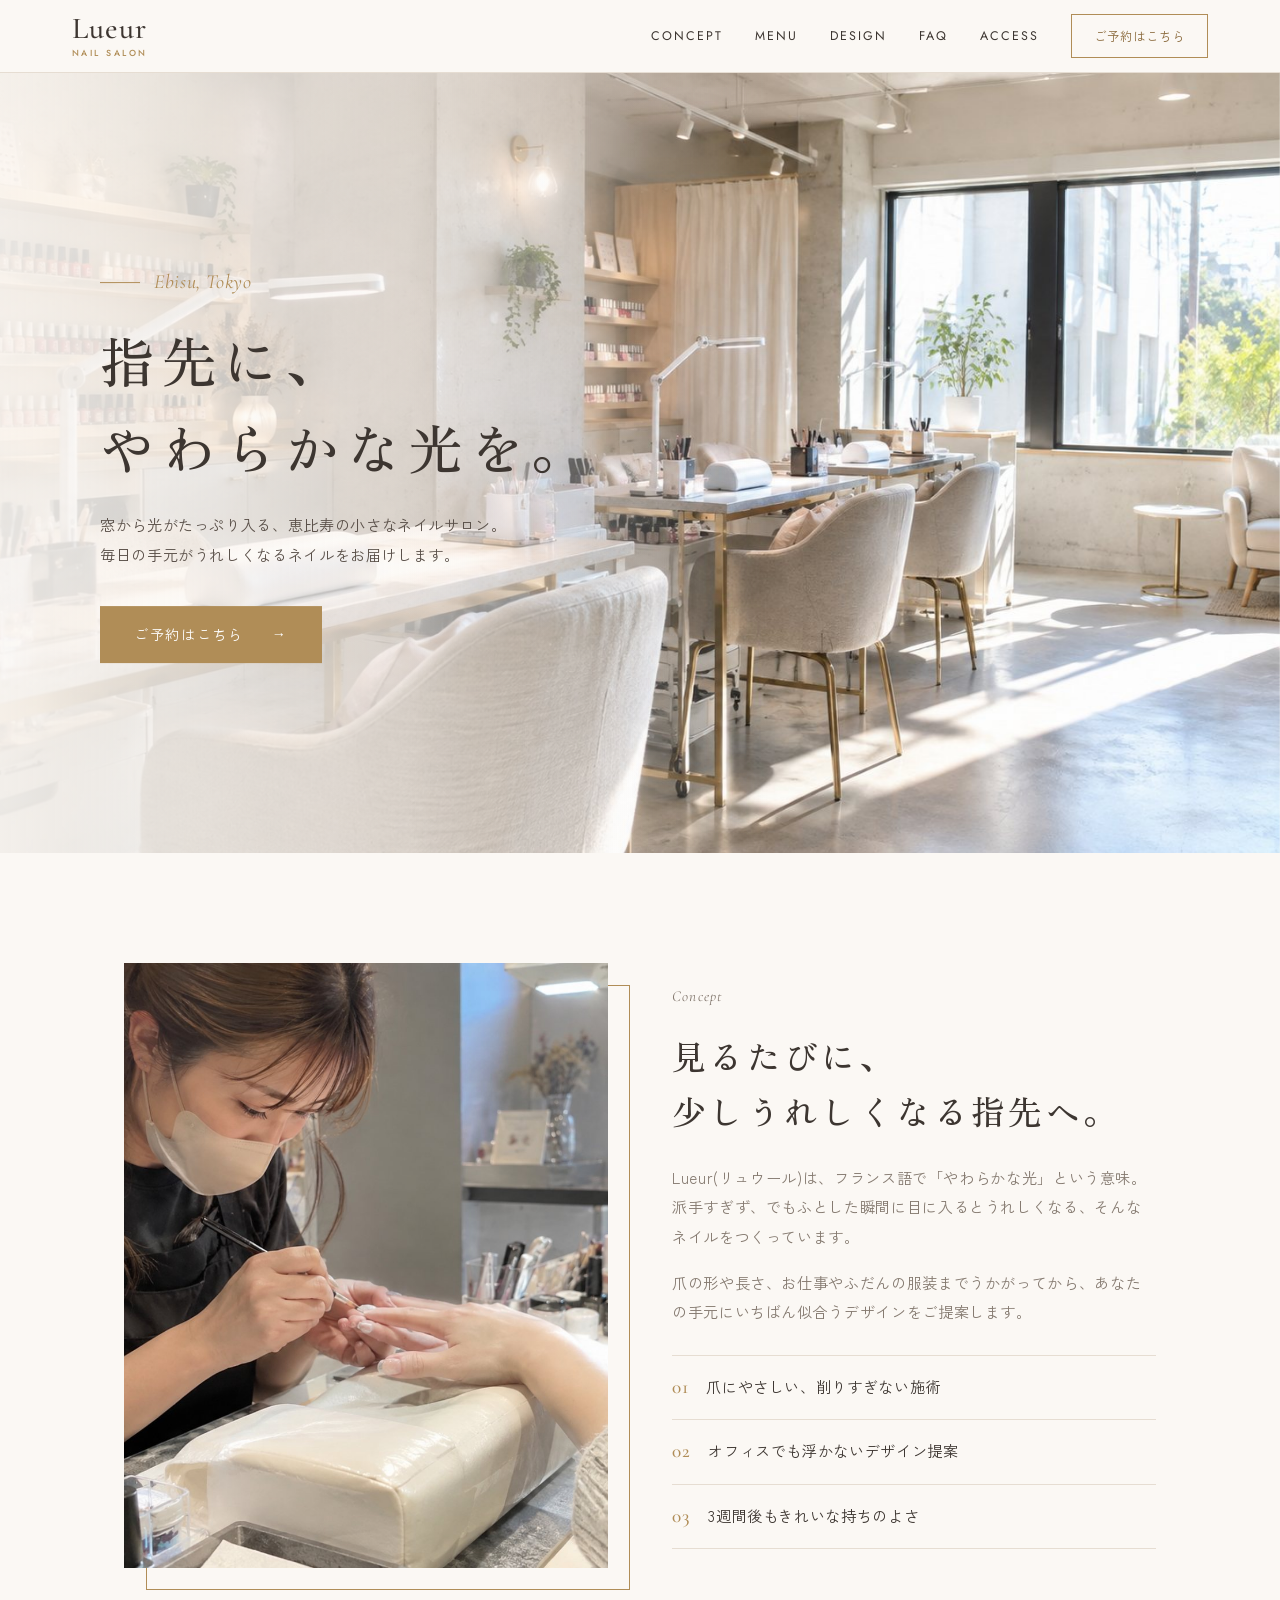
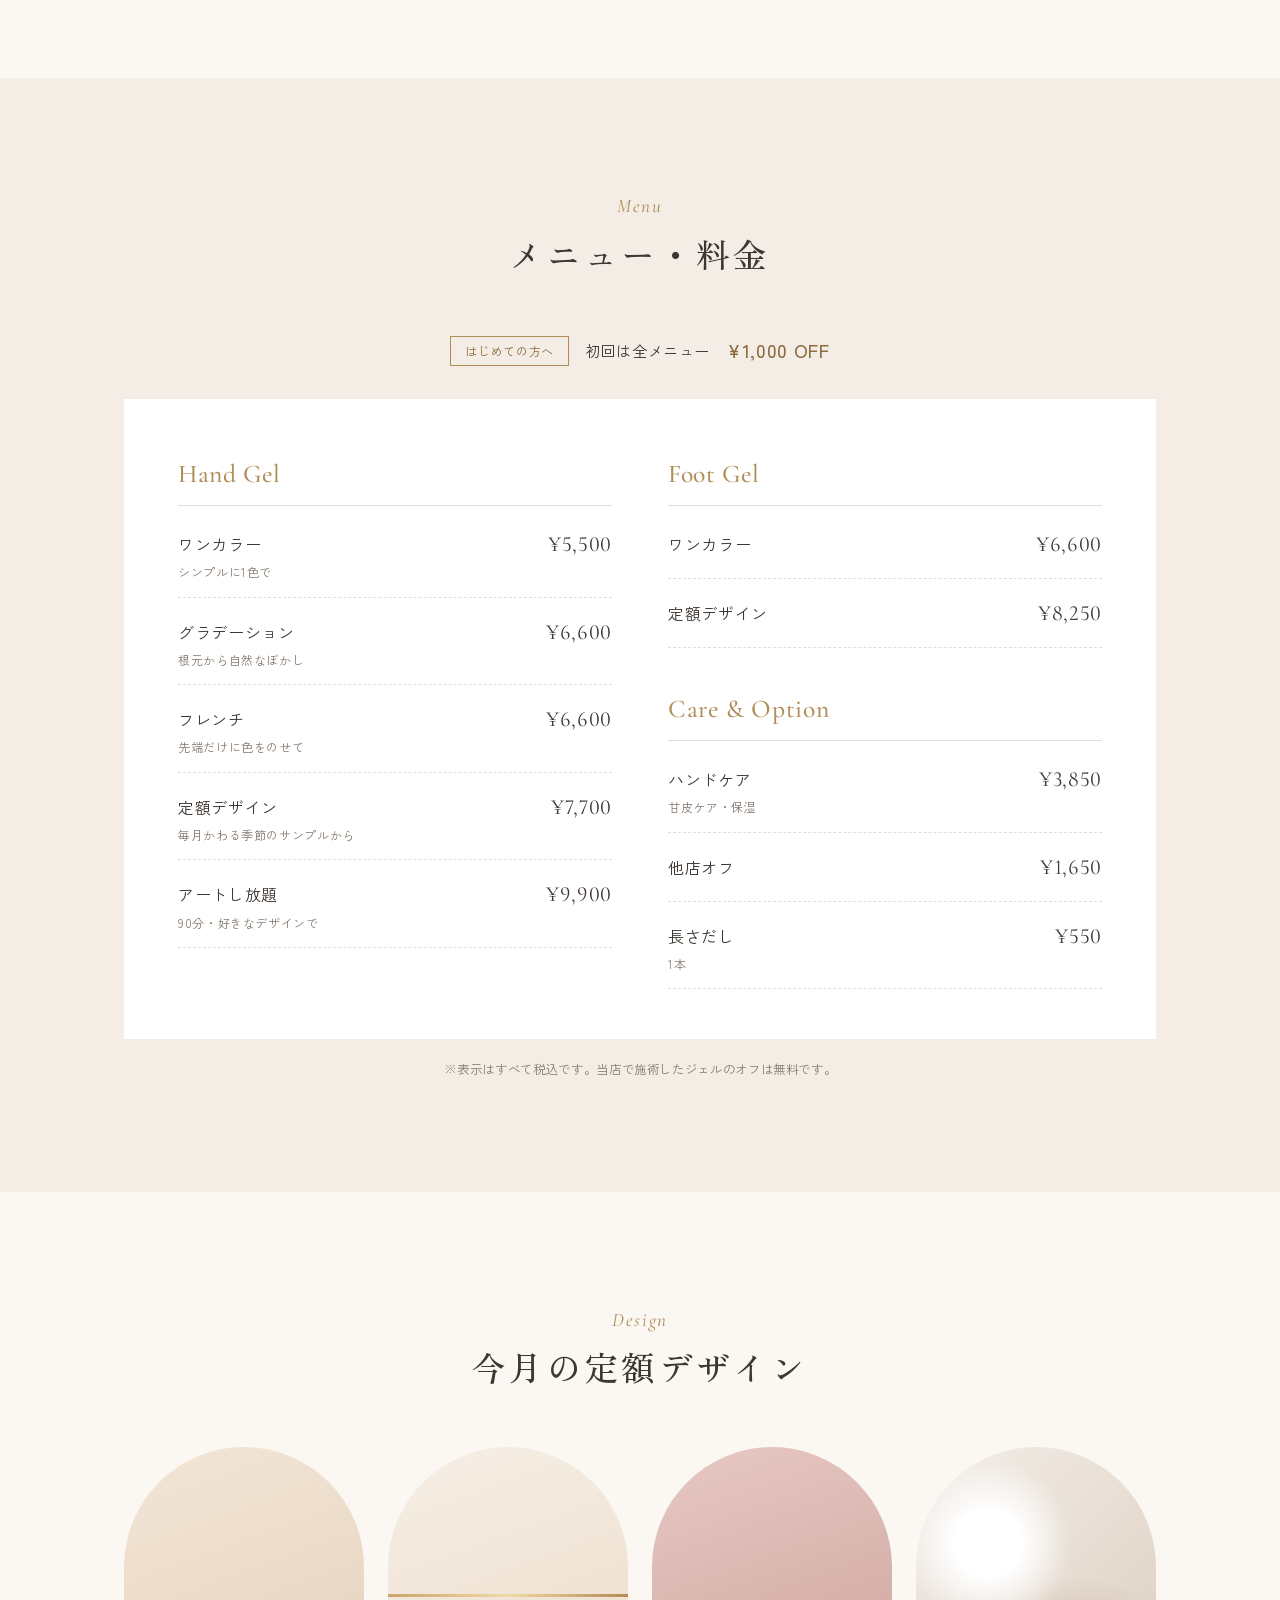
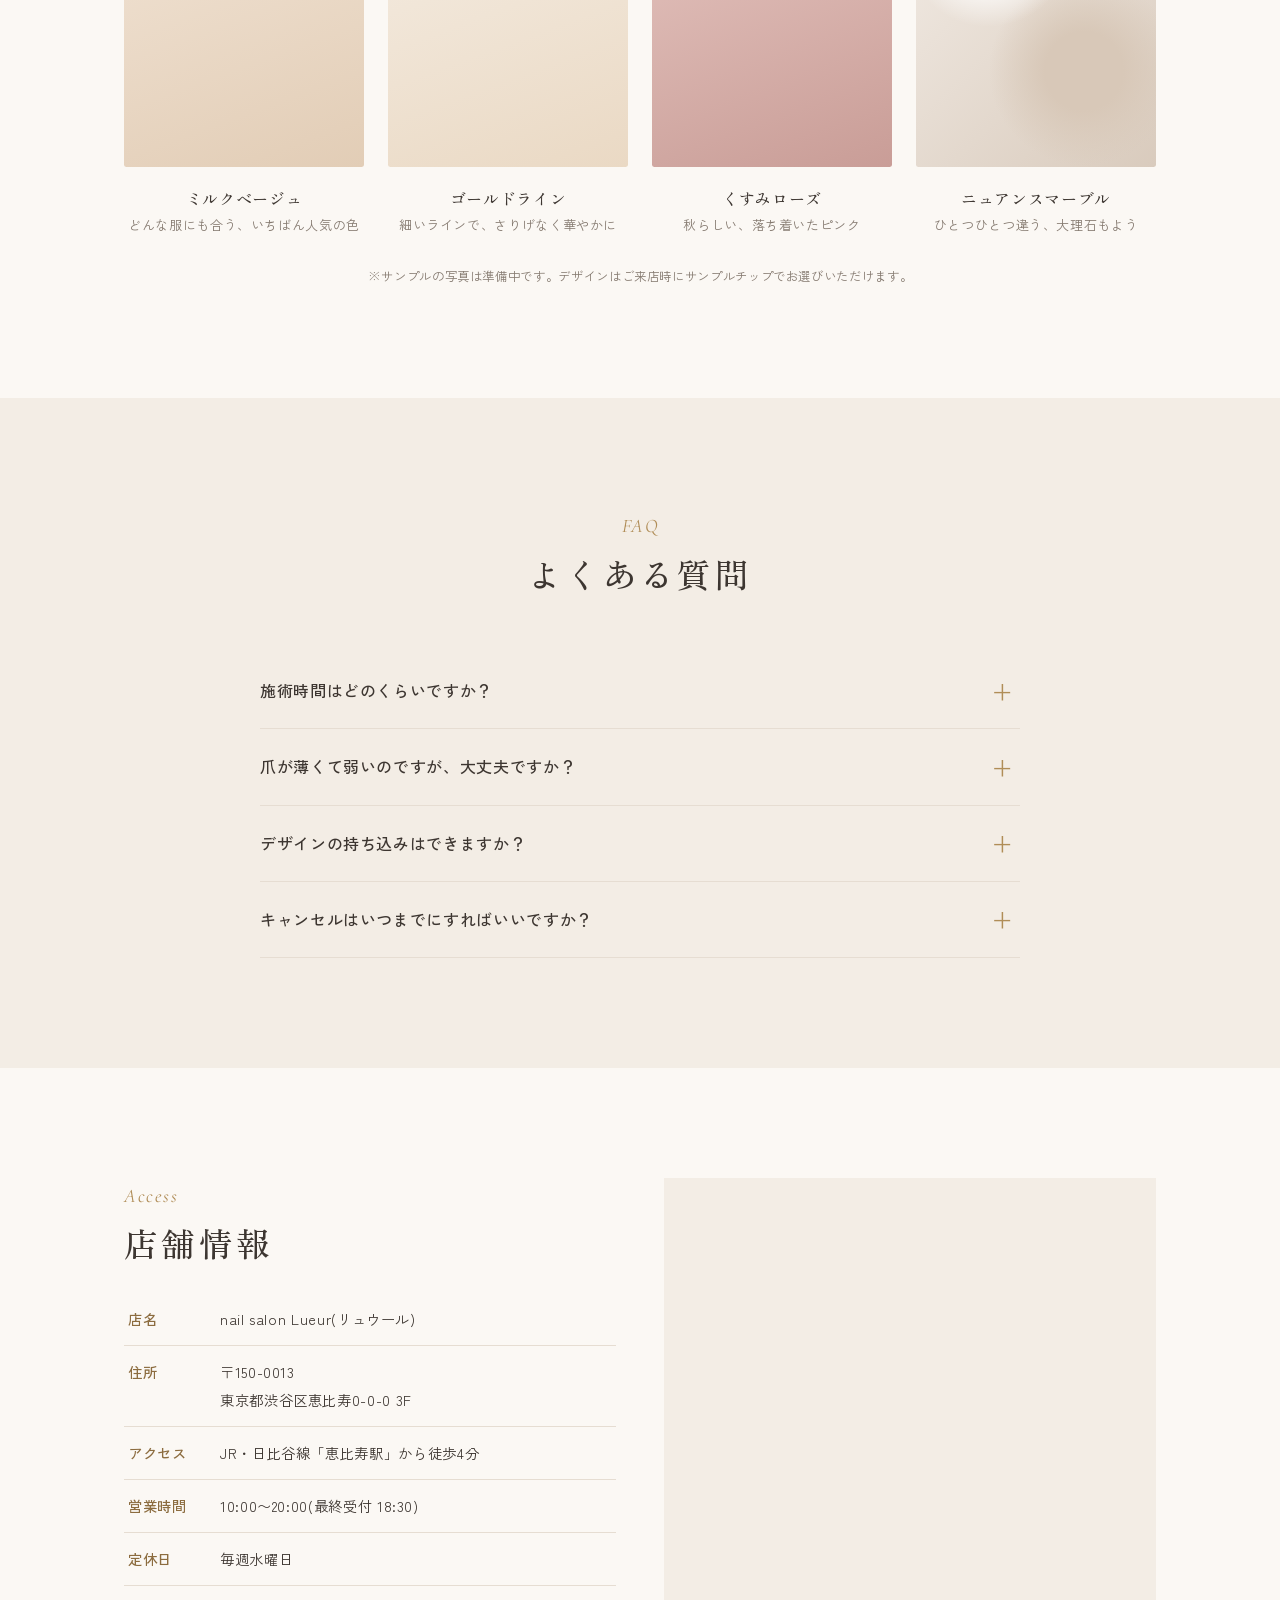
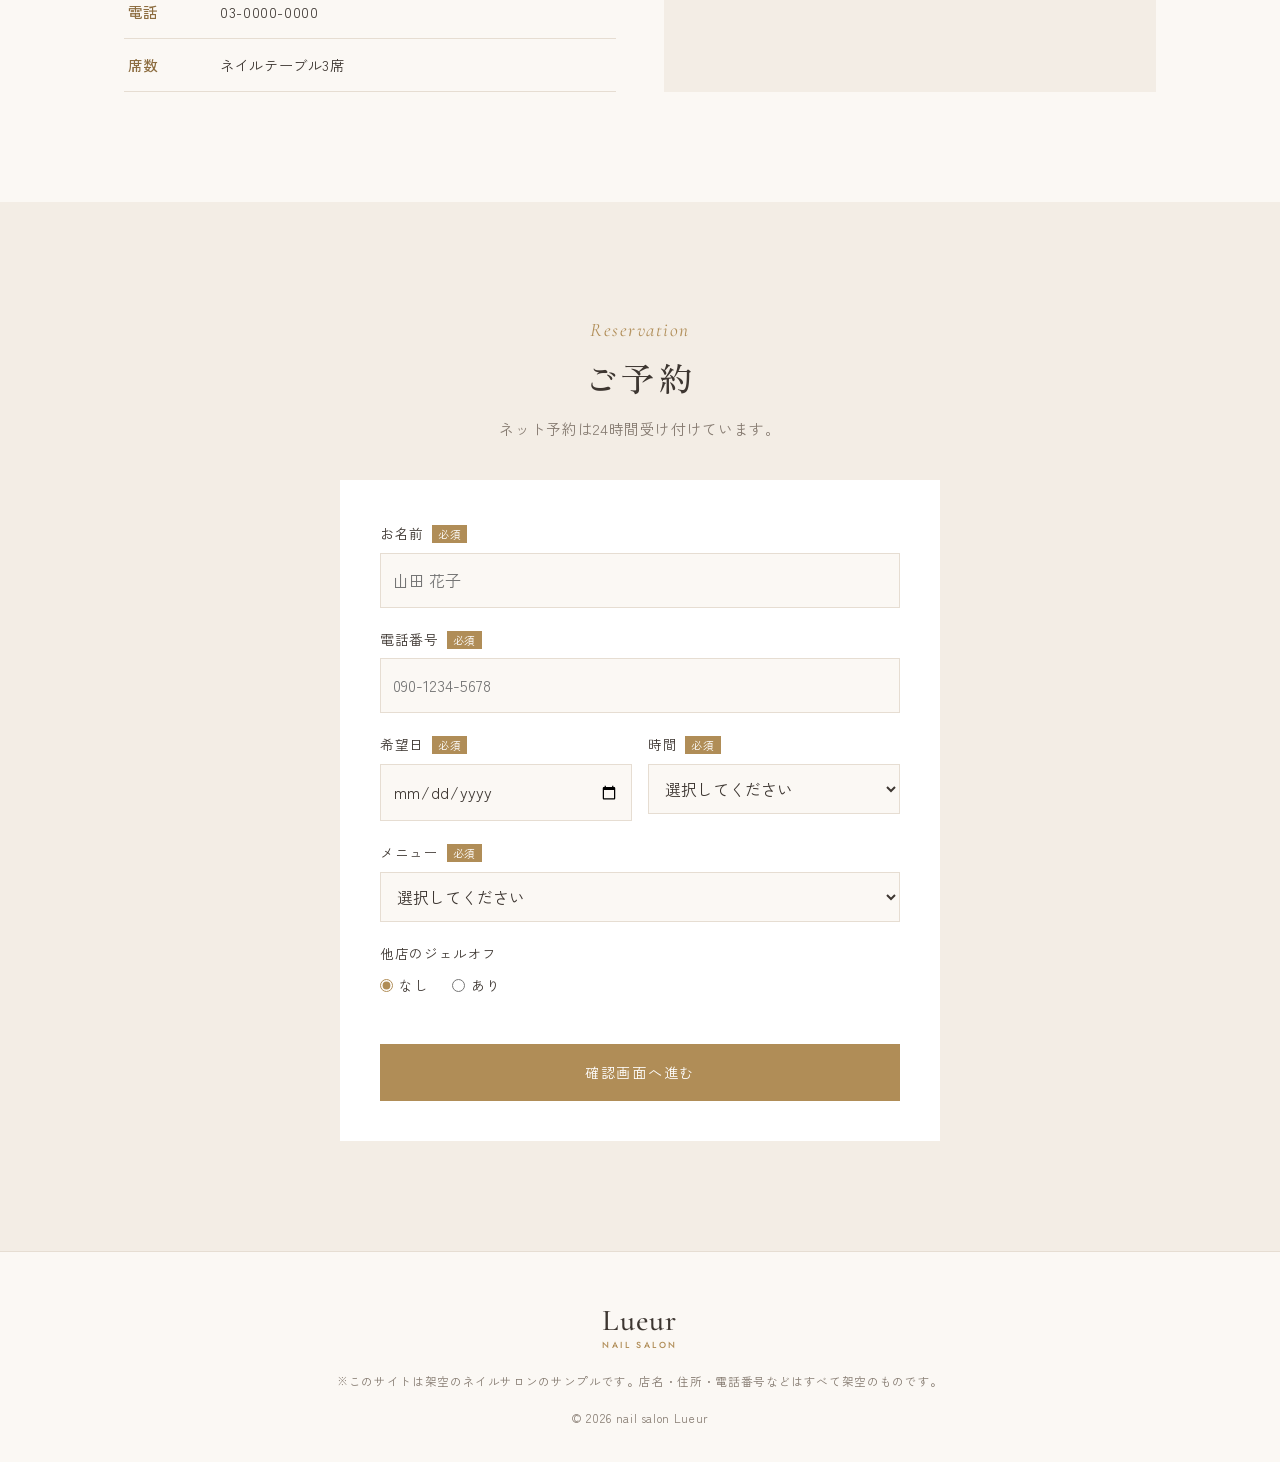
<file: nail/index.html>
<!DOCTYPE html>
<html lang="ja">
<head>
  <meta charset="UTF-8">
  <meta name="viewport" content="width=device-width, initial-scale=1.0">
  <title>nail salon Lueur | 恵比寿のネイルサロン</title>
  <meta name="description" content="恵比寿駅から徒歩4分のネイルサロン Lueur(リュウール)。光の入る明るい店内で、指先にさりげないきらめきを。">
  <meta name="theme-color" content="#b08d57">
  <link rel="preconnect" href="https://fonts.googleapis.com">
  <link rel="preconnect" href="https://fonts.gstatic.com" crossorigin>
  <link href="https://fonts.googleapis.com/css2?family=Cormorant+Garamond:ital,wght@0,400;0,500;1,400&family=Jost:wght@400;500&family=Zen+Kaku+Gothic+New:wght@400;500&family=Zen+Old+Mincho:wght@500&display=swap" rel="stylesheet">
  <link rel="stylesheet" href="../fonts/fonts.css">
  <link rel="stylesheet" href="style.css">
</head>
<body>

  <header class="header">
    <div class="header__inner">
      <a href="#top" class="logo">Lueur<span>NAIL SALON</span></a>
      <button class="nav-toggle" aria-label="メニューを開く" aria-expanded="false"><span></span><span></span></button>
      <nav class="nav">
        <a href="#concept">Concept</a>
        <a href="#menu">Menu</a>
        <a href="#design">Design</a>
        <a href="#faq">FAQ</a>
        <a href="#access">Access</a>
        <a href="#reserve" class="nav__btn">ご予約はこちら</a>
      </nav>
    </div>
  </header>

  <main id="top">
    <section class="hero">
      <img class="hero__img" src="images/salon.jpg" alt="光が差しこむ明るい店内。白いチェアとネイルテーブル、壁一面のネイルカラー">
      <div class="hero__text">
        <p class="hero__en">Ebisu, Tokyo</p>
        <h1>指先に、<br>やわらかな光を。</h1>
        <p class="hero__lead">窓から光がたっぷり入る、恵比寿の小さなネイルサロン。<br class="pc">毎日の手元がうれしくなるネイルをお届けします。</p>
        <a href="#reserve" class="btn">ご予約はこちら<span>→</span></a>
      </div>
    </section>

    <!-- コンセプト -->
    <section class="section concept" id="concept">
      <div class="concept__img reveal"><img src="images/work.jpg" alt="ネイリストがお客さまの爪にていねいにジェルを塗っている様子"></div>
      <div class="concept__text reveal">
        <p class="eyebrow">Concept</p>
        <h2 class="title">見るたびに、<br>少しうれしくなる指先へ。</h2>
        <p>Lueur(リュウール)は、フランス語で「やわらかな光」という意味。派手すぎず、でもふとした瞬間に目に入るとうれしくなる、そんなネイルをつくっています。</p>
        <p>爪の形や長さ、お仕事やふだんの服装までうかがってから、あなたの手元にいちばん似合うデザインをご提案します。</p>
        <ul class="points">
          <li><b>01</b><span>爪にやさしい、削りすぎない施術</span></li>
          <li><b>02</b><span>オフィスでも浮かないデザイン提案</span></li>
          <li><b>03</b><span>3週間後もきれいな持ちのよさ</span></li>
        </ul>
      </div>
    </section>

    <!-- メニュー -->
    <section class="wide" id="menu">
      <div class="section">
        <div class="head reveal"><p class="eyebrow">Menu</p><h2 class="title">メニュー・料金</h2></div>
        <p class="first reveal"><span>はじめての方へ</span>初回は全メニュー <strong>¥1,000 OFF</strong></p>
        <div class="menu reveal">
          <div class="menu__col">
            <h3>Hand Gel</h3>
            <dl>
              <div><dt>ワンカラー<small>シンプルに1色で</small></dt><dd>¥5,500</dd></div>
              <div><dt>グラデーション<small>根元から自然なぼかし</small></dt><dd>¥6,600</dd></div>
              <div><dt>フレンチ<small>先端だけに色をのせて</small></dt><dd>¥6,600</dd></div>
              <div><dt>定額デザイン<small>毎月かわる季節のサンプルから</small></dt><dd>¥7,700</dd></div>
              <div><dt>アートし放題<small>90分・好きなデザインで</small></dt><dd>¥9,900</dd></div>
            </dl>
          </div>
          <div class="menu__col">
            <h3>Foot Gel</h3>
            <dl>
              <div><dt>ワンカラー</dt><dd>¥6,600</dd></div>
              <div><dt>定額デザイン</dt><dd>¥8,250</dd></div>
            </dl>
            <h3>Care &amp; Option</h3>
            <dl>
              <div><dt>ハンドケア<small>甘皮ケア・保湿</small></dt><dd>¥3,850</dd></div>
              <div><dt>他店オフ</dt><dd>¥1,650</dd></div>
              <div><dt>長さだし<small>1本</small></dt><dd>¥550</dd></div>
            </dl>
          </div>
        </div>
        <p class="note reveal">※表示はすべて税込です。当店で施術したジェルのオフは無料です。</p>
      </div>
    </section>

    <!-- デザイン例 -->
    <section class="section" id="design">
      <div class="head reveal"><p class="eyebrow">Design</p><h2 class="title">今月の定額デザイン</h2></div>
      <div class="designs">
        <figure class="reveal"><div class="sw sw--1"></div><figcaption><b>ミルクベージュ</b>どんな服にも合う、いちばん人気の色</figcaption></figure>
        <figure class="reveal"><div class="sw sw--2"></div><figcaption><b>ゴールドライン</b>細いラインで、さりげなく華やかに</figcaption></figure>
        <figure class="reveal"><div class="sw sw--3"></div><figcaption><b>くすみローズ</b>秋らしい、落ち着いたピンク</figcaption></figure>
        <figure class="reveal"><div class="sw sw--4"></div><figcaption><b>ニュアンスマーブル</b>ひとつひとつ違う、大理石もよう</figcaption></figure>
      </div>
      <p class="design__note reveal">※サンプルの写真は準備中です。デザインはご来店時にサンプルチップでお選びいただけます。</p>
    </section>

    <!-- よくある質問 -->
    <section class="wide" id="faq">
      <div class="section">
        <div class="head reveal"><p class="eyebrow">FAQ</p><h2 class="title">よくある質問</h2></div>
        <div class="faq reveal">
          <details><summary>施術時間はどのくらいですか？</summary><p>ワンカラーで約60分、デザインによって90分ほどです。他店のジェルが付いている場合は、オフの時間が少しプラスされます。</p></details>
          <details><summary>爪が薄くて弱いのですが、大丈夫ですか？</summary><p>大丈夫です。爪の表面を削りすぎない方法で施術しています。気になることがあれば、カウンセリングで教えてください。</p></details>
          <details><summary>デザインの持ち込みはできますか？</summary><p>はい、スマホの写真などを見せていただければOKです。内容によって、アートし放題メニューをご案内します。</p></details>
          <details><summary>キャンセルはいつまでにすればいいですか？</summary><p>前日までにご連絡いただければ、キャンセル料はかかりません。</p></details>
        </div>
      </div>
    </section>

    <!-- アクセス -->
    <section class="section access" id="access">
      <div class="reveal">
        <p class="eyebrow">Access</p>
        <h2 class="title">店舗情報</h2>
        <table>
          <tr><th>店名</th><td>nail salon Lueur(リュウール)</td></tr>
          <tr><th>住所</th><td>〒150-0013<br>東京都渋谷区恵比寿0-0-0 3F</td></tr>
          <tr><th>アクセス</th><td>JR・日比谷線「恵比寿駅」から徒歩4分</td></tr>
          <tr><th>営業時間</th><td>10:00〜20:00(最終受付 18:30)</td></tr>
          <tr><th>定休日</th><td>毎週水曜日</td></tr>
          <tr><th>電話</th><td><a href="tel:0300000000">03-0000-0000</a></td></tr>
          <tr><th>席数</th><td>ネイルテーブル3席</td></tr>
        </table>
      </div>
      <div class="access__map reveal">
        <iframe src="https://maps.google.com/maps?q=%E6%81%B5%E6%AF%94%E5%AF%BF%E9%A7%85&z=16&output=embed" title="地図" loading="lazy" referrerpolicy="no-referrer-when-downgrade"></iframe>
      </div>
    </section>

    <!-- 予約 -->
    <section class="reserve" id="reserve">
      <div class="reserve__inner">
        <p class="eyebrow">Reservation</p>
        <h2 class="title">ご予約</h2>
        <p class="reserve__lead">ネット予約は24時間受け付けています。</p>

        <form class="form" id="reserve-form" novalidate>
          <div id="form-fields">
            <div class="form__row"><label for="f-name">お名前<span>必須</span></label><input type="text" id="f-name" name="name" placeholder="山田 花子" required></div>
            <div class="form__row"><label for="f-tel">電話番号<span>必須</span></label><input type="tel" id="f-tel" name="tel" placeholder="090-1234-5678" required></div>
            <div class="form__half">
              <div class="form__row"><label for="f-date">希望日<span>必須</span></label><input type="date" id="f-date" name="date" required></div>
              <div class="form__row"><label for="f-time">時間<span>必須</span></label><select id="f-time" name="time" required><option value="">選択してください</option></select></div>
            </div>
            <div class="form__row">
              <label for="f-menu">メニュー<span>必須</span></label>
              <select id="f-menu" name="menu" required>
                <option value="">選択してください</option>
                <option>ハンド ワンカラー</option><option>ハンド グラデーション</option><option>ハンド フレンチ</option>
                <option>ハンド 定額デザイン</option><option>ハンド アートし放題</option>
                <option>フット ワンカラー</option><option>フット 定額デザイン</option><option>ハンドケア</option>
              </select>
            </div>
            <div class="form__row">
              <p class="form__label">他店のジェルオフ</p>
              <div class="form__radio">
                <label><input type="radio" name="off" value="なし" checked> なし</label>
                <label><input type="radio" name="off" value="あり"> あり</label>
              </div>
            </div>
            <p class="form__error" id="form-error" role="alert"></p>
            <button type="submit" class="btn btn--full">確認画面へ進む</button>
          </div>
          <div id="form-confirm" hidden>
            <dl class="form__confirm" id="confirm-list"></dl>
            <div class="form__btns">
              <button type="button" class="btn btn--ghost" id="confirm-back">戻って直す</button>
              <button type="button" class="btn" id="confirm-ok">予約を確定する</button>
            </div>
          </div>
        </form>

        <div class="form form--done" id="reserve-done" hidden>
          <p class="done__mark">✓</p>
          <h3>ご予約ありがとうございます</h3>
          <p id="done-text"></p>
          <p class="done__note">※このサイトはサンプルなので、実際には予約されません。</p>
        </div>
      </div>
    </section>
  </main>

  <footer class="footer">
    <p class="logo">Lueur<span>NAIL SALON</span></p>
    <p class="footer__note">※このサイトは架空のネイルサロンのサンプルです。店名・住所・電話番号などはすべて架空のものです。</p>
    <small>&copy; 2026 nail salon Lueur</small>
  </footer>

  <a href="#reserve" class="sp-btn">ネット予約</a>

  <script src="script.js"></script>
</body>
</html>
</file>
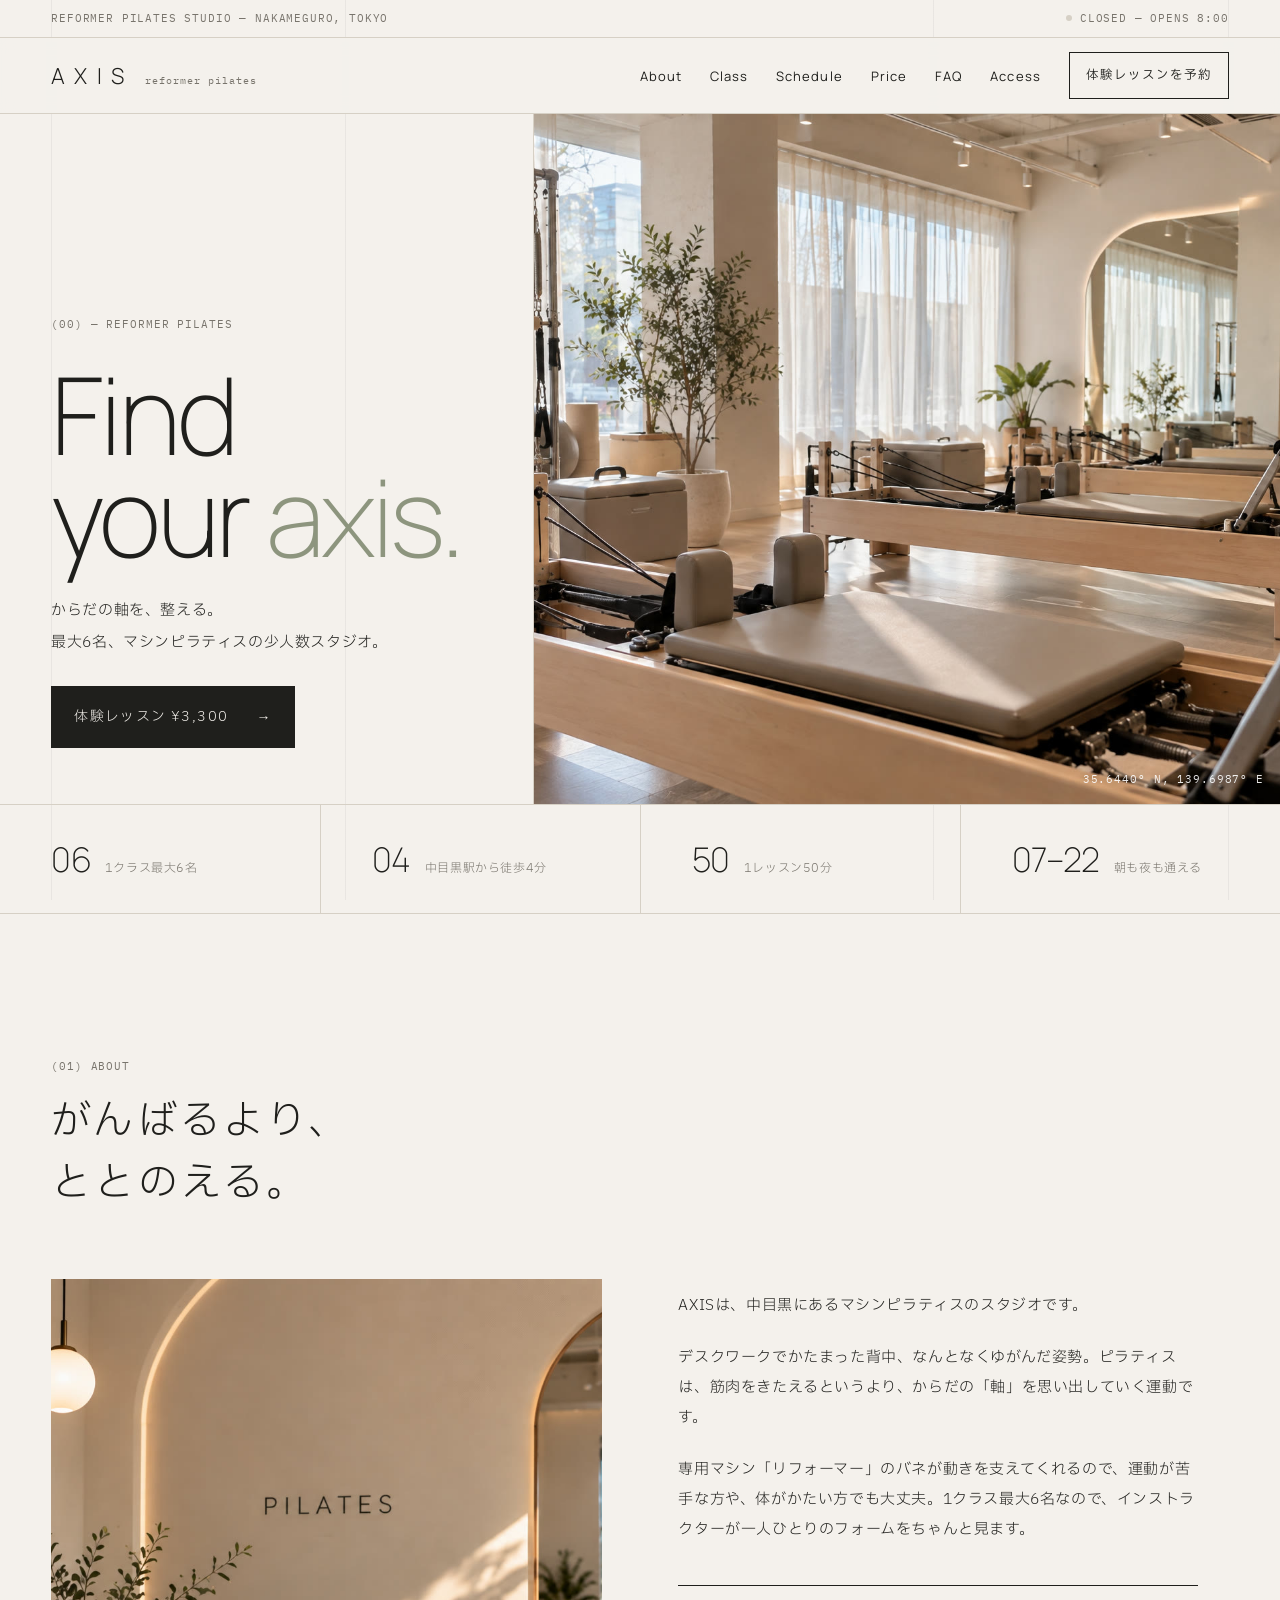
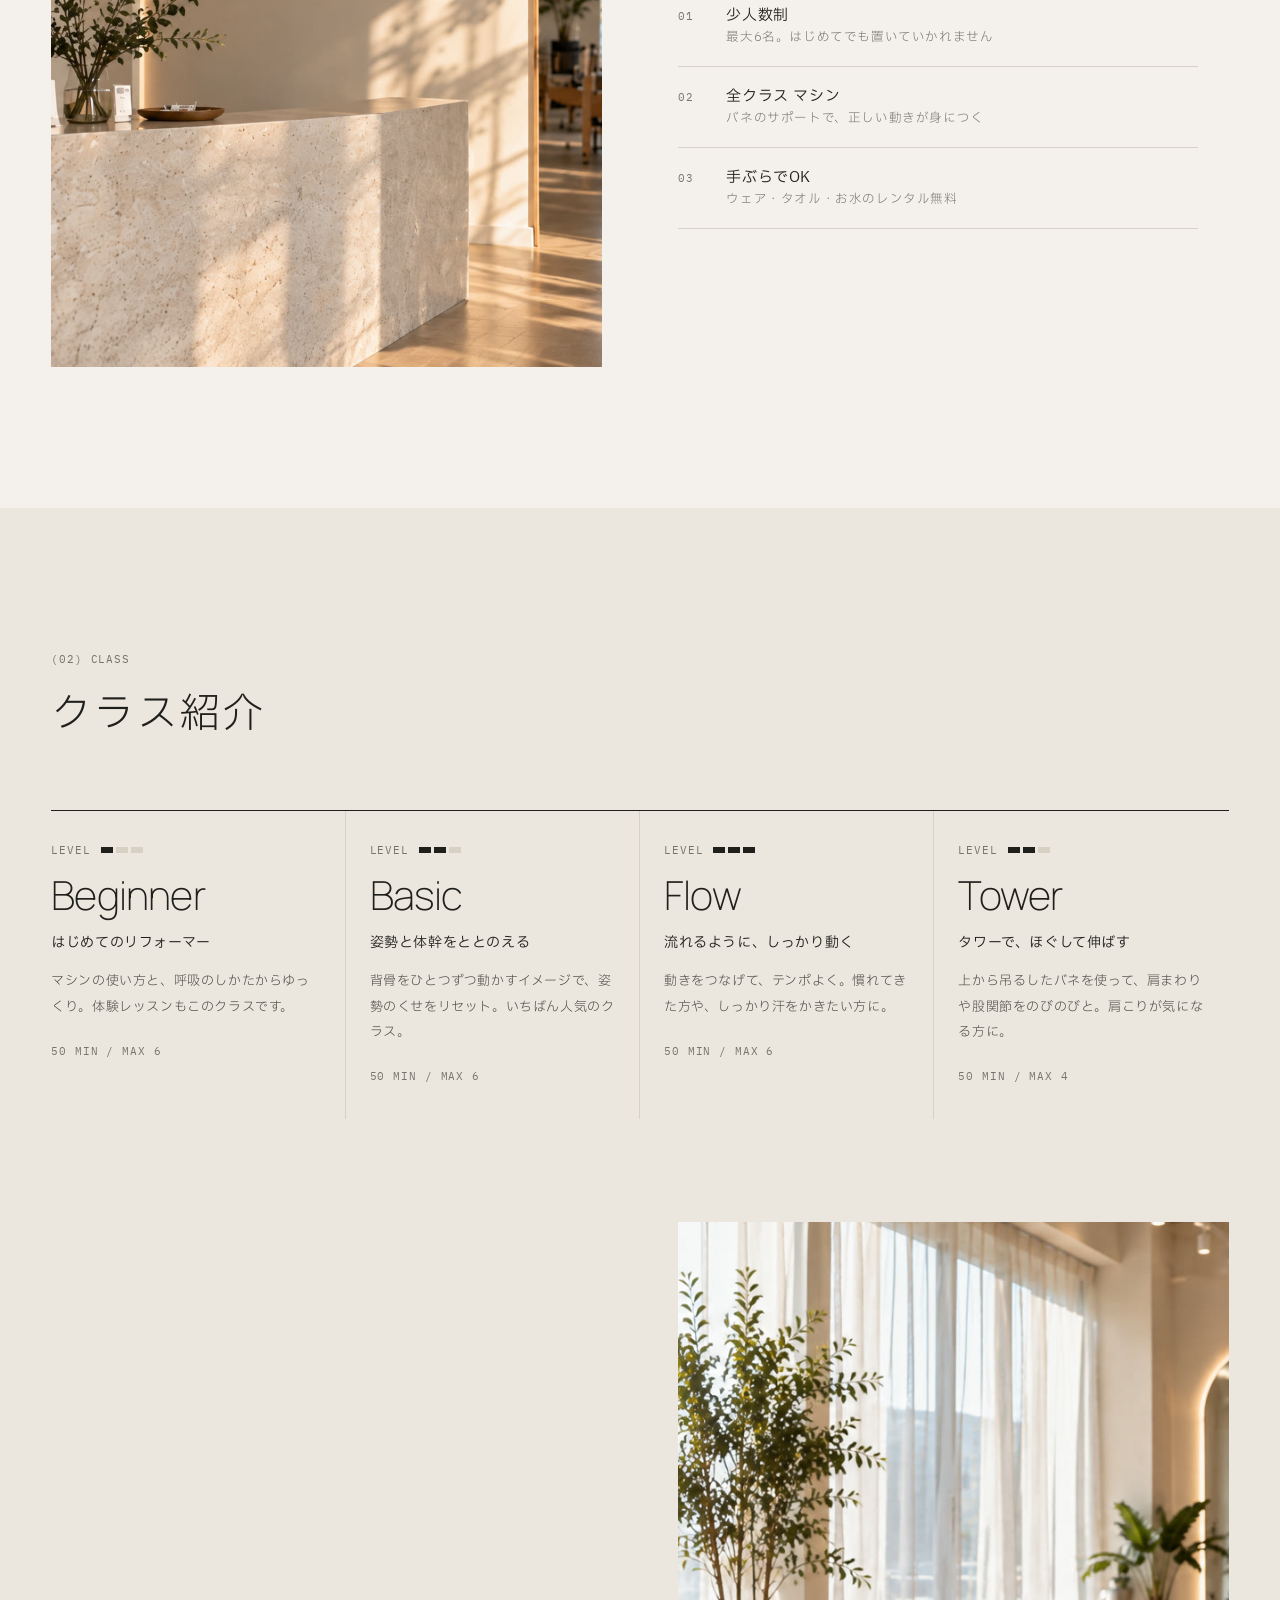
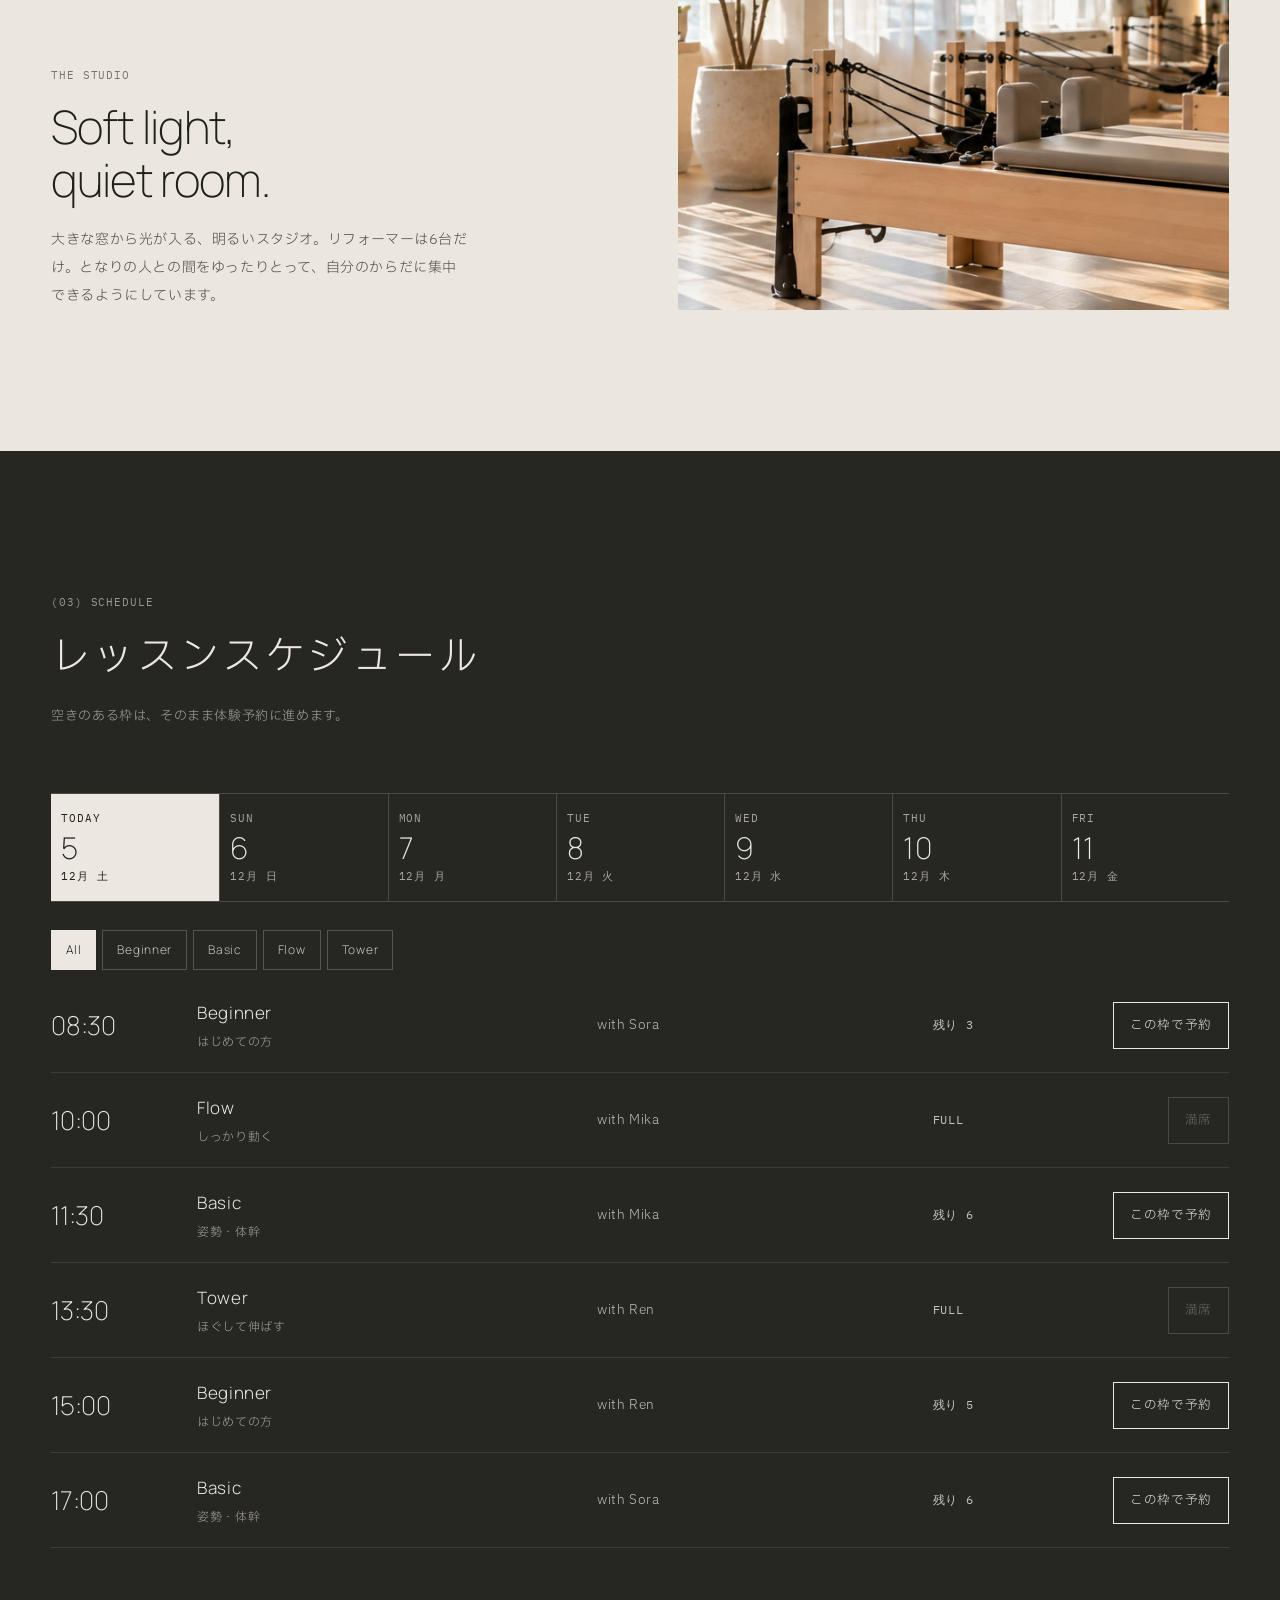
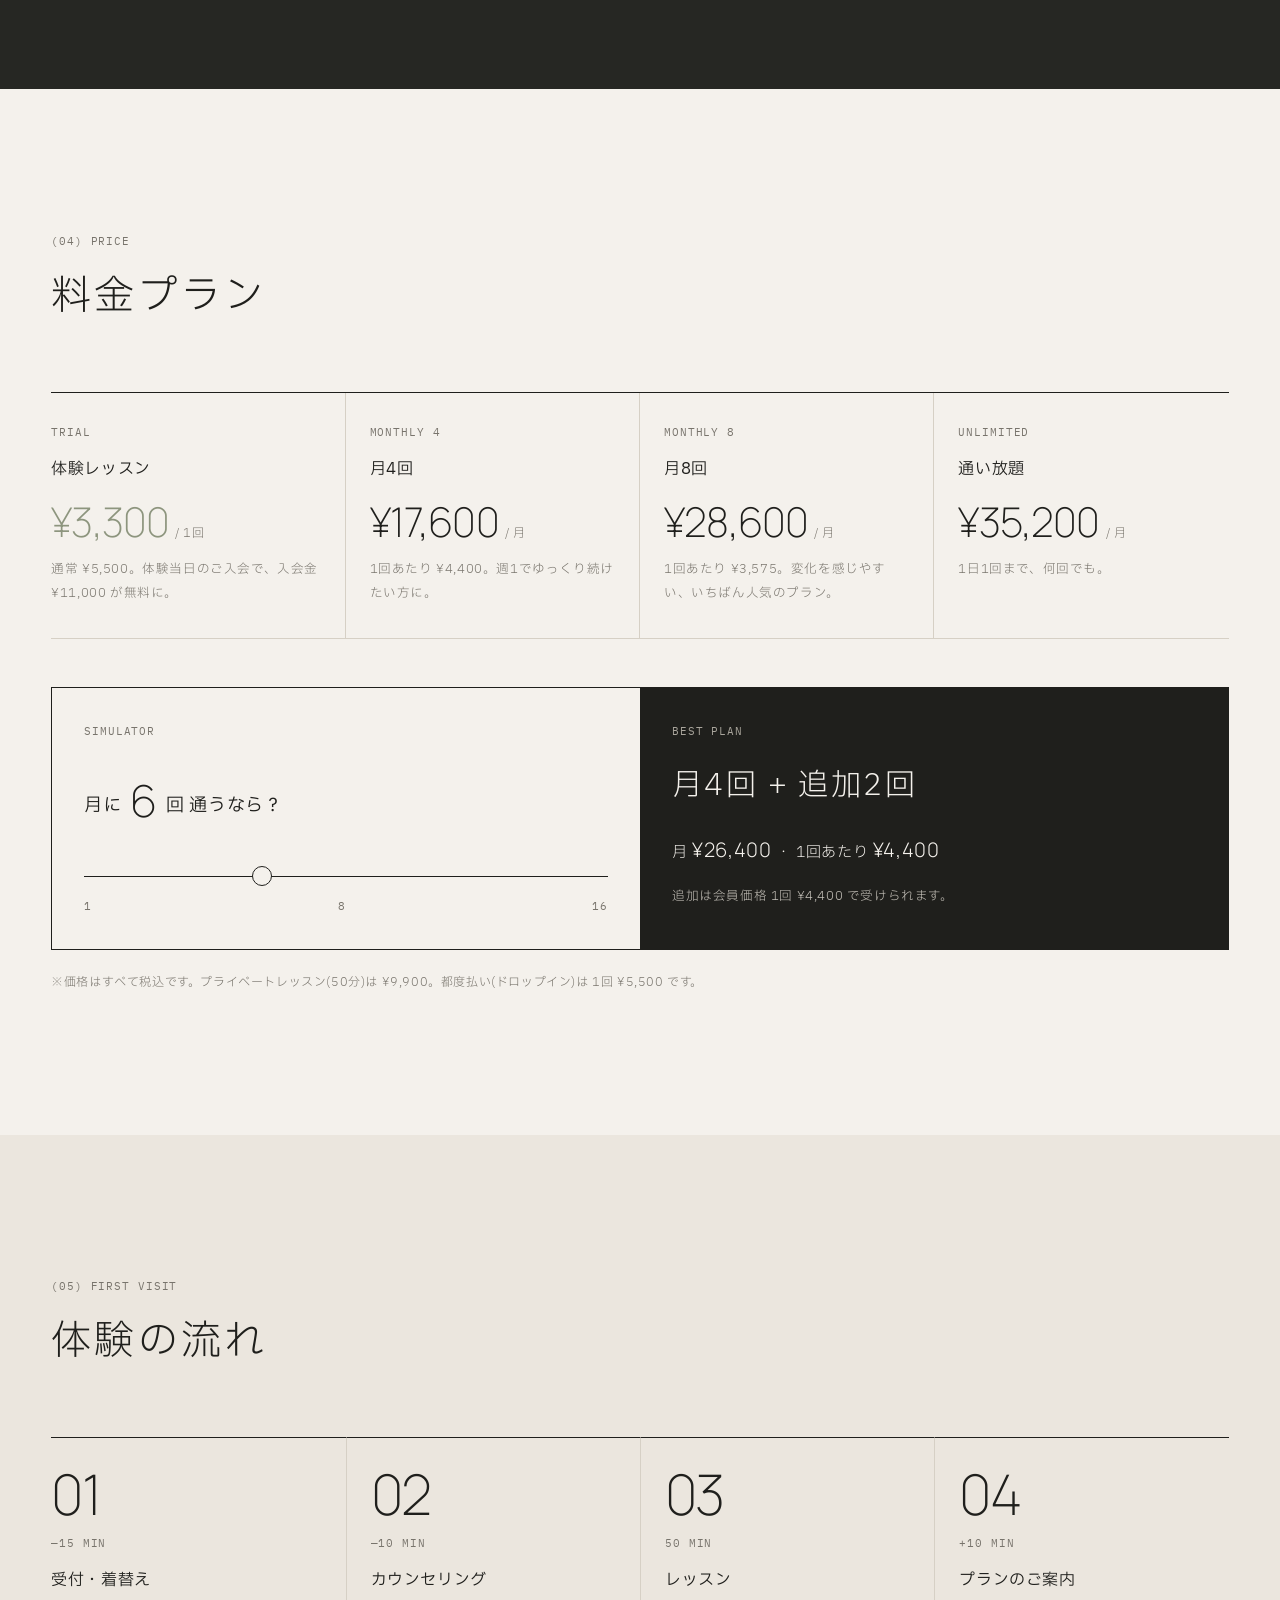
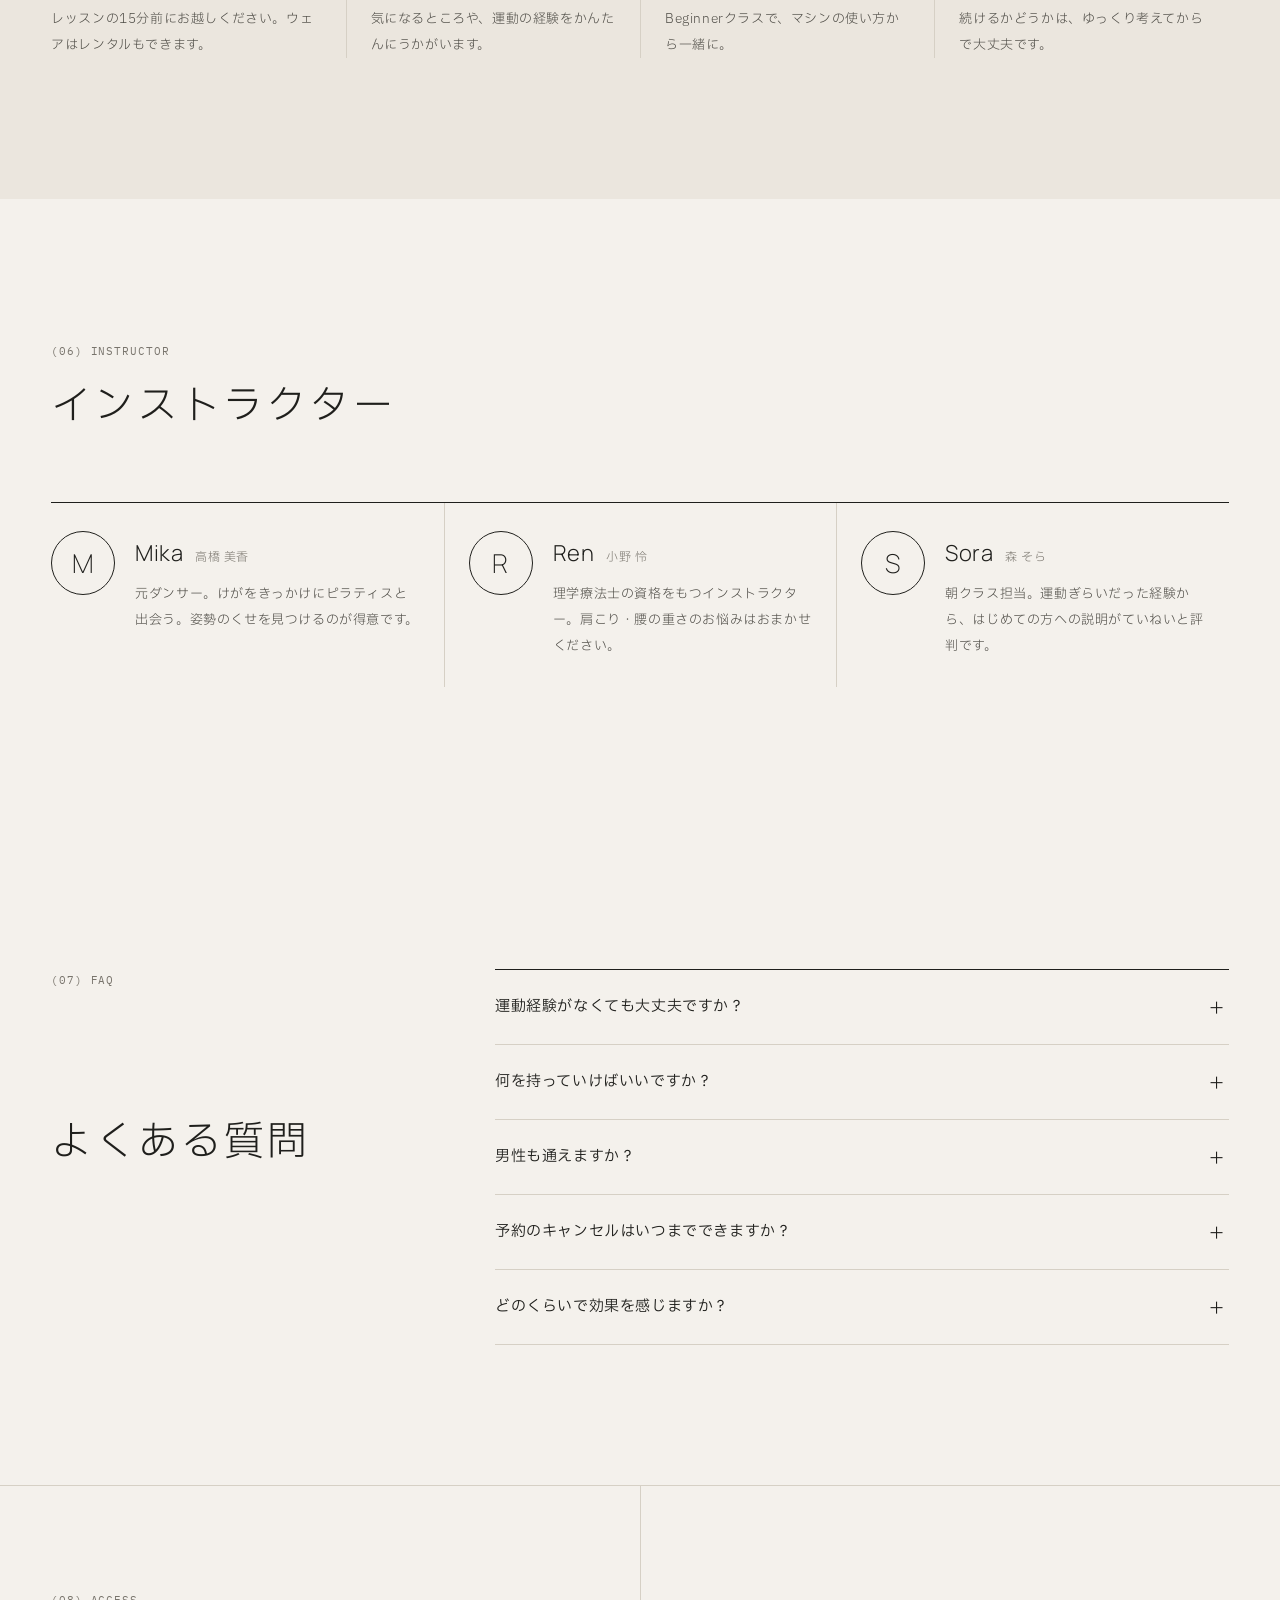
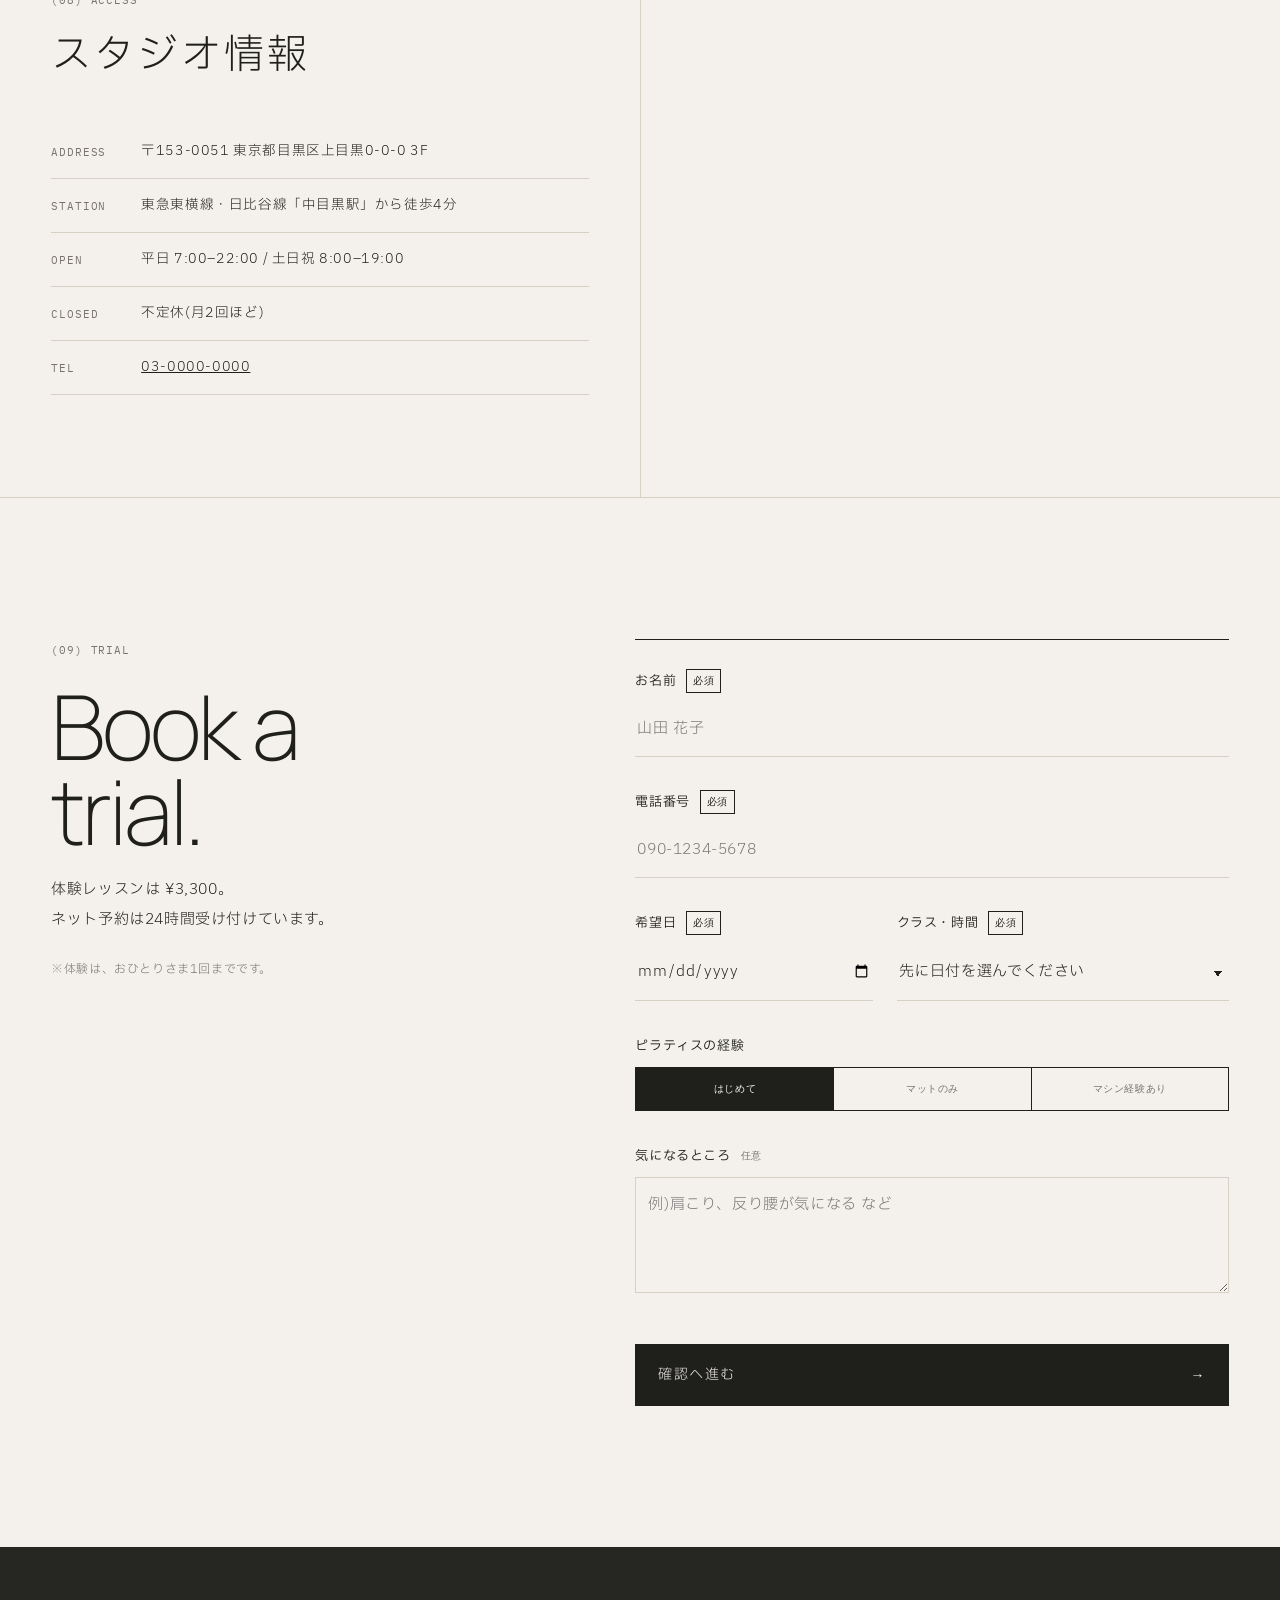
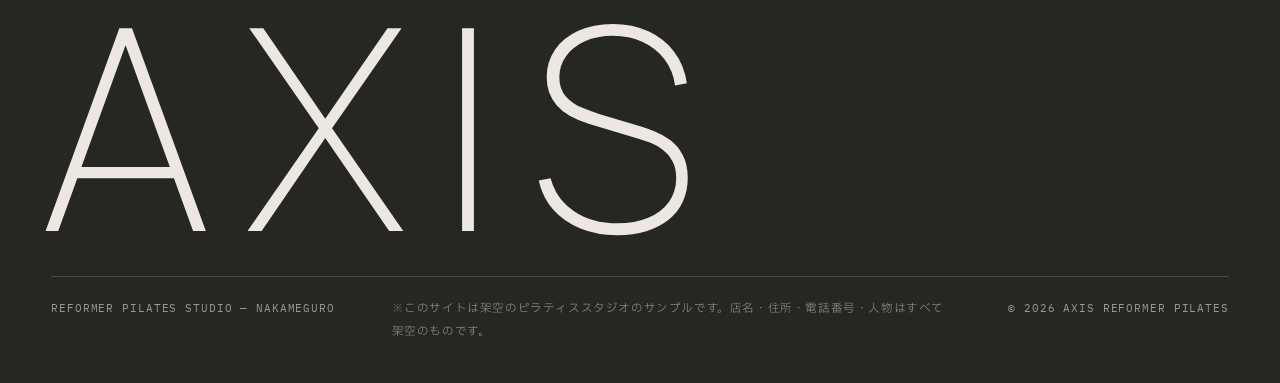
<file: pilates/index.html>
<!DOCTYPE html>
<html lang="ja">
<head>
  <meta charset="UTF-8">
  <meta name="viewport" content="width=device-width, initial-scale=1.0">
  <title>AXIS reformer pilates | 中目黒のマシンピラティススタジオ</title>
  <meta name="description" content="中目黒駅から徒歩4分、最大6名の少人数マシンピラティススタジオ AXIS。はじめての方も、からだの軸を一緒に整えていきます。">
  <meta name="theme-color" content="#f4f1ec">
  <link rel="stylesheet" href="fonts/fonts.css">
  <link rel="stylesheet" href="style.css">
</head>
<body>

  <div class="topbar">
    <p>Reformer Pilates Studio — Nakameguro, Tokyo</p>
    <p class="topbar__open" id="open-now">Open 7:00 – 22:00</p>
  </div>

  <header class="header">
    <a href="#top" class="logo">AXIS<small>reformer pilates</small></a>
    <nav class="nav" id="nav">
      <a href="#about">About</a>
      <a href="#class">Class</a>
      <a href="#schedule">Schedule</a>
      <a href="#price">Price</a>
      <a href="#faq">FAQ</a>
      <a href="#access">Access</a>
      <a href="#trial" class="nav__trial">体験レッスンを予約</a>
    </nav>
    <button class="nav-toggle" aria-label="メニューを開く" aria-expanded="false" aria-controls="nav"><span></span><span></span></button>
  </header>

  <main id="top">
    <!-- ヒーロー -->
    <section class="hero">
      <div class="hero__text">
        <p class="mono">(00) — Reformer Pilates</p>
        <h1 class="hero__title">Find<br>your <em>axis.</em></h1>
        <p class="hero__lead">からだの軸を、整える。<br>最大6名、マシンピラティスの少人数スタジオ。</p>
        <a href="#trial" class="btn">体験レッスン ¥3,300<span>→</span></a>
      </div>
      <figure class="hero__img">
        <img src="images/studio.jpg" alt="大きな窓から光が入るスタジオに、リフォーマーが並んでいる">
        <figcaption class="mono">35.6440° N, 139.6987° E</figcaption>
      </figure>
      <ul class="hero__facts">
        <li><b>06</b><span>1クラス最大6名</span></li>
        <li><b>04</b><span>中目黒駅から徒歩4分</span></li>
        <li><b>50</b><span>1レッスン50分</span></li>
        <li><b>07–22</b><span>朝も夜も通える</span></li>
      </ul>
    </section>

    <!-- コンセプト -->
    <section class="about" id="about">
      <div class="sec-head">
        <p class="mono">(01) About</p>
        <h2 class="h2">がんばるより、<br>ととのえる。</h2>
      </div>
      <div class="about__grid">
        <figure class="about__img reveal"><img src="images/reception.jpg" alt="アーチ型の入り口と石のカウンターがある受付"></figure>
        <div class="about__body reveal">
          <p>AXISは、中目黒にあるマシンピラティスのスタジオです。</p>
          <p>デスクワークでかたまった背中、なんとなくゆがんだ姿勢。ピラティスは、筋肉をきたえるというより、からだの「軸」を思い出していく運動です。</p>
          <p>専用マシン「リフォーマー」のバネが動きを支えてくれるので、運動が苦手な方や、体がかたい方でも大丈夫。1クラス最大6名なので、インストラクターが一人ひとりのフォームをちゃんと見ます。</p>
          <ol class="points">
            <li><span class="mono">01</span>少人数制<small>最大6名。はじめてでも置いていかれません</small></li>
            <li><span class="mono">02</span>全クラス マシン<small>バネのサポートで、正しい動きが身につく</small></li>
            <li><span class="mono">03</span>手ぶらでOK<small>ウェア・タオル・お水のレンタル無料</small></li>
          </ol>
        </div>
      </div>
    </section>

    <!-- クラス -->
    <section class="class" id="class">
      <div class="sec-head">
        <p class="mono">(02) Class</p>
        <h2 class="h2">クラス紹介</h2>
      </div>
      <div class="class__list">
        <article class="cls reveal">
          <p class="mono cls__lv">Level <i class="lv lv--1"></i></p>
          <h3>Beginner</h3>
          <p class="cls__ja">はじめてのリフォーマー</p>
          <p>マシンの使い方と、呼吸のしかたからゆっくり。体験レッスンもこのクラスです。</p>
          <p class="mono cls__meta">50 min / max 6</p>
        </article>
        <article class="cls reveal">
          <p class="mono cls__lv">Level <i class="lv lv--2"></i></p>
          <h3>Basic</h3>
          <p class="cls__ja">姿勢と体幹をととのえる</p>
          <p>背骨をひとつずつ動かすイメージで、姿勢のくせをリセット。いちばん人気のクラス。</p>
          <p class="mono cls__meta">50 min / max 6</p>
        </article>
        <article class="cls reveal">
          <p class="mono cls__lv">Level <i class="lv lv--3"></i></p>
          <h3>Flow</h3>
          <p class="cls__ja">流れるように、しっかり動く</p>
          <p>動きをつなげて、テンポよく。慣れてきた方や、しっかり汗をかきたい方に。</p>
          <p class="mono cls__meta">50 min / max 6</p>
        </article>
        <article class="cls reveal">
          <p class="mono cls__lv">Level <i class="lv lv--2"></i></p>
          <h3>Tower</h3>
          <p class="cls__ja">タワーで、ほぐして伸ばす</p>
          <p>上から吊るしたバネを使って、肩まわりや股関節をのびのびと。肩こりが気になる方に。</p>
          <p class="mono cls__meta">50 min / max 4</p>
        </article>
      </div>
      <div class="class__wide reveal">
        <div>
          <p class="mono">The studio</p>
          <h3>Soft light,<br>quiet room.</h3>
          <p>大きな窓から光が入る、明るいスタジオ。リフォーマーは6台だけ。となりの人との間をゆったりとって、自分のからだに集中できるようにしています。</p>
        </div>
        <figure><img src="images/window.jpg" alt="カーテン越しの光と、窓ぎわに並ぶリフォーマー"></figure>
      </div>
    </section>

    <!-- スケジュール -->
    <section class="schedule" id="schedule">
      <div class="sec-head sec-head--light">
        <p class="mono">(03) Schedule</p>
        <h2 class="h2">レッスンスケジュール</h2>
        <p class="sec-head__note">空きのある枠は、そのまま体験予約に進めます。</p>
      </div>
      <div class="days" id="days" role="tablist" aria-label="日付"></div>
      <div class="filter" id="filter">
        <button class="is-active" data-lv="all">All</button>
        <button data-lv="Beginner">Beginner</button>
        <button data-lv="Basic">Basic</button>
        <button data-lv="Flow">Flow</button>
        <button data-lv="Tower">Tower</button>
      </div>
      <ul class="slots" id="slots" aria-live="polite"></ul>
    </section>

    <!-- 料金 -->
    <section class="price" id="price">
      <div class="sec-head">
        <p class="mono">(04) Price</p>
        <h2 class="h2">料金プラン</h2>
      </div>

      <div class="plans">
        <div class="plan plan--trial reveal">
          <p class="mono">Trial</p>
          <h3>体験レッスン</h3>
          <p class="plan__price">¥3,300<small>/ 1回</small></p>
          <p class="plan__note">通常 ¥5,500。体験当日のご入会で、入会金 ¥11,000 が無料に。</p>
        </div>
        <div class="plan reveal">
          <p class="mono">Monthly 4</p>
          <h3>月4回</h3>
          <p class="plan__price">¥17,600<small>/ 月</small></p>
          <p class="plan__note">1回あたり ¥4,400。週1でゆっくり続けたい方に。</p>
        </div>
        <div class="plan reveal">
          <p class="mono">Monthly 8</p>
          <h3>月8回</h3>
          <p class="plan__price">¥28,600<small>/ 月</small></p>
          <p class="plan__note">1回あたり ¥3,575。変化を感じやすい、いちばん人気のプラン。</p>
        </div>
        <div class="plan reveal">
          <p class="mono">Unlimited</p>
          <h3>通い放題</h3>
          <p class="plan__price">¥35,200<small>/ 月</small></p>
          <p class="plan__note">1日1回まで、何回でも。</p>
        </div>
      </div>

      <!-- 料金シミュレーター -->
      <div class="calc reveal">
        <div class="calc__in">
          <label for="calc-range" class="mono">Simulator</label>
          <p class="calc__q">月に <output id="calc-n">6</output> 回 通うなら？</p>
          <input type="range" id="calc-range" min="1" max="16" value="6">
          <div class="calc__scale mono"><span>1</span><span>8</span><span>16</span></div>
        </div>
        <div class="calc__out">
          <p class="mono">Best plan</p>
          <p class="calc__plan" id="calc-plan">月8回</p>
          <p class="calc__total">月 <b id="calc-total">¥28,600</b> ・ 1回あたり <b id="calc-per">¥4,767</b></p>
          <p class="calc__note" id="calc-note">あと2回分あまるので、もう少し通えます。</p>
        </div>
      </div>
      <p class="price__note">※価格はすべて税込です。プライベートレッスン(50分)は ¥9,900。都度払い(ドロップイン)は 1回 ¥5,500 です。</p>
    </section>

    <!-- 流れ -->
    <section class="flow">
      <div class="sec-head">
        <p class="mono">(05) First visit</p>
        <h2 class="h2">体験の流れ</h2>
      </div>
      <ol class="flow__list">
        <li class="reveal"><span class="mono">—15 min</span><h3>受付・着替え</h3><p>レッスンの15分前にお越しください。ウェアはレンタルもできます。</p></li>
        <li class="reveal"><span class="mono">—10 min</span><h3>カウンセリング</h3><p>気になるところや、運動の経験をかんたんにうかがいます。</p></li>
        <li class="reveal"><span class="mono">50 min</span><h3>レッスン</h3><p>Beginnerクラスで、マシンの使い方から一緒に。</p></li>
        <li class="reveal"><span class="mono">+10 min</span><h3>プランのご案内</h3><p>続けるかどうかは、ゆっくり考えてからで大丈夫です。</p></li>
      </ol>
    </section>

    <!-- インストラクター -->
    <section class="team">
      <div class="sec-head">
        <p class="mono">(06) Instructor</p>
        <h2 class="h2">インストラクター</h2>
      </div>
      <ul class="team__list">
        <li class="reveal"><span class="team__ini">M</span><div><h3>Mika <small>高橋 美香</small></h3><p>元ダンサー。けがをきっかけにピラティスと出会う。姿勢のくせを見つけるのが得意です。</p></div></li>
        <li class="reveal"><span class="team__ini">R</span><div><h3>Ren <small>小野 怜</small></h3><p>理学療法士の資格をもつインストラクター。肩こり・腰の重さのお悩みはおまかせください。</p></div></li>
        <li class="reveal"><span class="team__ini">S</span><div><h3>Sora <small>森 そら</small></h3><p>朝クラス担当。運動ぎらいだった経験から、はじめての方への説明がていねいと評判です。</p></div></li>
      </ul>
    </section>

    <!-- よくある質問 -->
    <section class="faq" id="faq">
      <div class="sec-head">
        <p class="mono">(07) FAQ</p>
        <h2 class="h2">よくある質問</h2>
      </div>
      <div class="faq__list">
        <details><summary>運動経験がなくても大丈夫ですか？</summary><p>はい、会員さまの7割以上がピラティスはじめての方です。体験はBeginnerクラスなので、マシンの使い方からお伝えします。</p></details>
        <details><summary>何を持っていけばいいですか？</summary><p>手ぶらで大丈夫です。ウェア・タオル・お水は無料でお貸ししています。すべり止めの靴下だけ、お持ちでなければ受付で販売しています(¥1,650)。</p></details>
        <details><summary>男性も通えますか？</summary><p>はい、通っていただけます。更衣室は男女別にご用意しています。</p></details>
        <details><summary>予約のキャンセルはいつまでできますか？</summary><p>レッスン開始の12時間前までは無料です。それ以降は1回分の消化となります。</p></details>
        <details><summary>どのくらいで効果を感じますか？</summary><p>個人差はありますが、週1〜2回で1〜2か月ほど続けると「姿勢がよくなった」「肩が軽い」という声が多いです。</p></details>
      </div>
    </section>

    <!-- アクセス -->
    <section class="access" id="access">
      <div class="access__body">
        <p class="mono">(08) Access</p>
        <h2 class="h2">スタジオ情報</h2>
        <dl class="info">
          <div><dt>Address</dt><dd>〒153-0051 東京都目黒区上目黒0-0-0 3F</dd></div>
          <div><dt>Station</dt><dd>東急東横線・日比谷線「中目黒駅」から徒歩4分</dd></div>
          <div><dt>Open</dt><dd>平日 7:00–22:00 / 土日祝 8:00–19:00</dd></div>
          <div><dt>Closed</dt><dd>不定休(月2回ほど)</dd></div>
          <div><dt>Tel</dt><dd><a href="tel:0300000000">03-0000-0000</a></dd></div>
        </dl>
      </div>
      <div class="access__map">
        <iframe src="https://maps.google.com/maps?q=%E4%B8%AD%E7%9B%AE%E9%BB%92%E9%A7%85&z=16&output=embed" title="地図" loading="lazy" referrerpolicy="no-referrer-when-downgrade"></iframe>
      </div>
    </section>

    <!-- 体験予約 -->
    <section class="trial" id="trial">
      <div class="trial__head">
        <p class="mono">(09) Trial</p>
        <h2 class="trial__title">Book a<br>trial.</h2>
        <p>体験レッスンは ¥3,300。<br>ネット予約は24時間受け付けています。</p>
        <p class="trial__small">※体験は、おひとりさま1回までです。</p>
      </div>

      <form class="form" id="trial-form" novalidate>
        <div id="form-fields">
          <div class="form__row"><label for="f-name">お名前<i>必須</i></label><input type="text" id="f-name" name="name" placeholder="山田 花子" autocomplete="name" required></div>
          <div class="form__row"><label for="f-tel">電話番号<i>必須</i></label><input type="tel" id="f-tel" name="tel" placeholder="090-1234-5678" autocomplete="tel" required></div>
          <div class="form__half">
            <div class="form__row"><label for="f-date">希望日<i>必須</i></label><input type="date" id="f-date" name="date" required></div>
            <div class="form__row"><label for="f-slot">クラス・時間<i>必須</i></label><select id="f-slot" name="slot" required><option value="">先に日付を選んでください</option></select></div>
          </div>
          <div class="form__row">
            <p class="form__label">ピラティスの経験</p>
            <div class="seg">
              <label><input type="radio" name="exp" value="はじめて" checked><span>はじめて</span></label>
              <label><input type="radio" name="exp" value="マットのみ"><span>マットのみ</span></label>
              <label><input type="radio" name="exp" value="マシン経験あり"><span>マシン経験あり</span></label>
            </div>
          </div>
          <div class="form__row"><label for="f-note">気になるところ<span>任意</span></label><textarea id="f-note" name="note" rows="3" placeholder="例)肩こり、反り腰が気になる など"></textarea></div>
          <p class="form__error" id="form-error" role="alert"></p>
          <button type="submit" class="btn btn--full">確認へ進む<span>→</span></button>
        </div>

        <div id="form-confirm" hidden>
          <p class="mono">Confirm</p>
          <dl class="confirm" id="confirm-list"></dl>
          <div class="form__btns">
            <button type="button" class="btn btn--ghost" id="confirm-back">戻って直す</button>
            <button type="button" class="btn" id="confirm-ok">予約を確定する<span>→</span></button>
          </div>
        </div>
      </form>

      <div class="form form--done" id="trial-done" hidden>
        <p class="mono">Thank you</p>
        <h3>ご予約を受け付けました</h3>
        <p id="done-text"></p>
        <p class="done__note">※このサイトはサンプルなので、実際には予約されません。</p>
      </div>
    </section>
  </main>

  <footer class="footer">
    <p class="footer__logo">AXIS</p>
    <div class="footer__row">
      <p class="mono">Reformer Pilates Studio — Nakameguro</p>
      <p class="footer__note">※このサイトは架空のピラティススタジオのサンプルです。店名・住所・電話番号・人物はすべて架空のものです。</p>
      <small class="mono">&copy; 2026 AXIS reformer pilates</small>
    </div>
  </footer>

  <a href="#trial" class="sp-btn">体験レッスンを予約 ¥3,300</a>

  <script src="script.js"></script>
</body>
</html>
</file>
<file: fonts/fonts.css>
/* zen-old-mincho-[2]-500-normal */
@font-face {
  font-family: 'Zen Old Mincho';
  font-style: normal;
  font-display: swap;
  font-weight: 500;
  src: url(./files/zen-old-mincho-2-500-normal.woff2) format("woff2");
  unicode-range: U+ffd7,U+ffda-ffdc,U+ffe0-ffe2,U+ffe4,U+ffe6,U+ffe8-ffee,U+1f100-1f10c,U+1f110-1f16c,U+1f170-1f1ac,U+1f200-1f202,U+1f210-1f234;
}

/* zen-old-mincho-[3]-500-normal */
@font-face {
  font-family: 'Zen Old Mincho';
  font-style: normal;
  font-display: swap;
  font-weight: 500;
  src: url(./files/zen-old-mincho-3-500-normal.woff2) format("woff2");
  unicode-range: U+fa10,U+fa12-fa6d,U+fb00-fb04,U+fe10-fe19,U+fe30-fe42,U+fe44-fe52,U+fe54-fe66,U+fe68-fe6b,U+ff02,U+ff04,U+ff07,U+ff51,U+ff5b,U+ff5d,U+ff5f-ff60,U+ff66,U+ff69,U+ff87,U+ffa1-ffbe,U+ffc2-ffc7,U+ffca-ffcf,U+ffd2-ffd6;
}

/* zen-old-mincho-[4]-500-normal */
@font-face {
  font-family: 'Zen Old Mincho';
  font-style: normal;
  font-display: swap;
  font-weight: 500;
  src: url(./files/zen-old-mincho-4-500-normal.woff2) format("woff2");
  unicode-range: U+f92d-f959,U+f95b-f9f2,U+f9f4-fa0b,U+fa0e-fa0f;
}

/* zen-old-mincho-[5]-500-normal */
@font-face {
  font-family: 'Zen Old Mincho';
  font-style: normal;
  font-display: swap;
  font-weight: 500;
  src: url(./files/zen-old-mincho-5-500-normal.woff2) format("woff2");
  unicode-range: U+9e8b-9e8c,U+9e8e-9e8f,U+9e91-9e92,U+9e95-9e96,U+9e98,U+9e9b,U+9e9d-9e9e,U+9ea4-9ea5,U+9ea8-9eaa,U+9eac-9eb0,U+9eb3-9eb5,U+9eb8,U+9ebc-9ebf,U+9ec3,U+9ec6,U+9ec8,U+9ecb-9ecd,U+9ecf-9ed1,U+9ed4-9ed5,U+9ed8,U+9edb-9ee0,U+9ee4-9ee5,U+9ee7-9ee8,U+9eec-9ef2,U+9ef4-9ef9,U+9efb-9eff,U+9f02-9f03,U+9f07-9f09,U+9f0e-9f12,U+9f14-9f17,U+9f19-9f1b,U+9f1f-9f22,U+9f26,U+9f2a-9f2c,U+9f2f,U+9f31-9f32,U+9f34,U+9f37,U+9f39-9f3a,U+9f3c-9f3f,U+9f41,U+9f43-9f47,U+9f4a,U+9f4e-9f50,U+9f52-9f58,U+9f5a,U+9f5d-9f61,U+9f63,U+9f66-9f6a,U+9f6c-9f73,U+9f75-9f77,U+9f7a,U+9f7d,U+9f7f,U+9f8f-9f92,U+9f94-9f97,U+9f99,U+9f9c-9fa3,U+9fa5,U+9fb4,U+9fbc-9fc2,U+9fc4,U+9fc6,U+9fcc,U+f900-f92c;
}

/* zen-old-mincho-[6]-500-normal */
@font-face {
  font-family: 'Zen Old Mincho';
  font-style: normal;
  font-display: swap;
  font-weight: 500;
  src: url(./files/zen-old-mincho-6-500-normal.woff2) format("woff2");
  unicode-range: U+9c3e,U+9c41,U+9c43-9c4a,U+9c4e-9c50,U+9c52-9c54,U+9c56,U+9c58,U+9c5a-9c61,U+9c63,U+9c65,U+9c67-9c6b,U+9c6d-9c6e,U+9c70,U+9c72,U+9c75-9c78,U+9c7a-9c7c,U+9ce6-9ce7,U+9ceb-9cec,U+9cf0,U+9cf2,U+9cf6-9cf7,U+9cf9,U+9d02-9d03,U+9d06-9d09,U+9d0b,U+9d0e,U+9d11-9d12,U+9d15,U+9d17-9d18,U+9d1b-9d1f,U+9d23,U+9d26,U+9d2a-9d2c,U+9d2f-9d30,U+9d32-9d34,U+9d3a,U+9d3c-9d3f,U+9d41-9d48,U+9d4a,U+9d50-9d54,U+9d59,U+9d5d-9d65,U+9d69-9d6c,U+9d6f-9d70,U+9d72-9d73,U+9d76-9d77,U+9d7a-9d7c,U+9d7e,U+9d83-9d84,U+9d86-9d87,U+9d89-9d8a,U+9d8d-9d8e,U+9d92-9d93,U+9d95-9d9a,U+9da1,U+9da4,U+9da9-9dac,U+9dae,U+9db1-9db2,U+9db5,U+9db8-9dbd,U+9dbf-9dc4,U+9dc6-9dc7,U+9dc9-9dca,U+9dcf,U+9dd3-9dd7,U+9dd9-9dda,U+9dde-9de0,U+9de3,U+9de5-9de7,U+9de9,U+9deb,U+9ded-9df0,U+9df3-9df4,U+9df8,U+9dfd-9dfe,U+9e02,U+9e07,U+9e0a,U+9e0d-9e0e,U+9e10-9e12,U+9e15-9e16,U+9e19-9e1f,U+9e75,U+9e79-9e7d,U+9e80-9e85,U+9e87-9e88;
}

/* zen-old-mincho-[7]-500-normal */
@font-face {
  font-family: 'Zen Old Mincho';
  font-style: normal;
  font-display: swap;
  font-weight: 500;
  src: url(./files/zen-old-mincho-7-500-normal.woff2) format("woff2");
  unicode-range: U+9ae5-9ae7,U+9ae9,U+9aeb-9aec,U+9aee-9aef,U+9af1-9af5,U+9af7,U+9af9-9afb,U+9afd,U+9aff-9b06,U+9b08-9b09,U+9b0b-9b0e,U+9b10,U+9b12,U+9b16,U+9b18-9b1d,U+9b1f-9b20,U+9b22-9b23,U+9b25-9b2f,U+9b32-9b35,U+9b37,U+9b39-9b3b,U+9b3d,U+9b43-9b44,U+9b48,U+9b4b-9b4f,U+9b51,U+9b55-9b58,U+9b5b,U+9b5e,U+9b61,U+9b63,U+9b65-9b66,U+9b68,U+9b6a-9b6f,U+9b72-9b79,U+9b7f-9b80,U+9b83-9b87,U+9b89-9b8b,U+9b8d,U+9b8f-9b94,U+9b96-9b97,U+9b9a,U+9b9d-9ba0,U+9ba6-9ba7,U+9ba9-9baa,U+9bac,U+9bb0-9bb2,U+9bb4,U+9bb7-9bb9,U+9bbb-9bbc,U+9bbe-9bc1,U+9bc6-9bc8,U+9bca,U+9bce-9bd2,U+9bd4,U+9bd7-9bd8,U+9bdd,U+9bdf,U+9be1-9be5,U+9be7,U+9bea-9beb,U+9bee-9bf3,U+9bf5,U+9bf7-9bfa,U+9bfd,U+9bff-9c00,U+9c02,U+9c04,U+9c06,U+9c08-9c0d,U+9c0f-9c16,U+9c18-9c1e,U+9c21-9c2a,U+9c2d-9c32,U+9c35-9c37,U+9c39-9c3a,U+9c3d;
}

/* zen-old-mincho-[8]-500-normal */
@font-face {
  font-family: 'Zen Old Mincho';
  font-style: normal;
  font-display: swap;
  font-weight: 500;
  src: url(./files/zen-old-mincho-8-500-normal.woff2) format("woff2");
  unicode-range: U+98eb,U+98ed-98ee,U+98f0-98f1,U+98f3,U+98f6,U+9902,U+9907-9909,U+9911-9912,U+9914-9918,U+991a-9922,U+9924,U+9926-9927,U+992b-992c,U+992e,U+9931-9935,U+9939-993e,U+9940-9942,U+9945-9949,U+994b-994e,U+9950-9952,U+9954-9955,U+9958-9959,U+995b-995c,U+995e-9960,U+9963,U+9997-9998,U+999b,U+999d-999f,U+99a3,U+99a5-99a6,U+99a8,U+99ad-99ae,U+99b0-99b2,U+99b5,U+99b9-99ba,U+99bc-99bd,U+99bf,U+99c1,U+99c3,U+99c8-99c9,U+99d1,U+99d3-99d5,U+99d8-99df,U+99e1-99e2,U+99e7,U+99ea-99ee,U+99f0-99f2,U+99f4-99f5,U+99f8-99f9,U+99fb-99fe,U+9a01-9a05,U+9a08,U+9a0a-9a0c,U+9a0f-9a11,U+9a16,U+9a1a,U+9a1e,U+9a20,U+9a22-9a24,U+9a27,U+9a2b,U+9a2d-9a2e,U+9a31,U+9a33,U+9a35-9a38,U+9a3e,U+9a40-9a45,U+9a47,U+9a4a-9a4e,U+9a51-9a52,U+9a54-9a58,U+9a5b,U+9a5d,U+9a5f,U+9a62,U+9a64-9a65,U+9a69-9a6c,U+9aaa,U+9aac-9ab0,U+9ab2,U+9ab4-9ab7,U+9ab9,U+9abb-9ac1,U+9ac3,U+9ac6,U+9ac8,U+9ace-9ad3,U+9ad5-9ad7,U+9adb-9adc,U+9ade-9ae0,U+9ae2-9ae4;
}

/* zen-old-mincho-[9]-500-normal */
@font-face {
  font-family: 'Zen Old Mincho';
  font-style: normal;
  font-display: swap;
  font-weight: 500;
  src: url(./files/zen-old-mincho-9-500-normal.woff2) format("woff2");
  unicode-range: U+971d,U+9721-9724,U+9728,U+972a,U+9730-9731,U+9733,U+9736,U+9738-9739,U+973b,U+973d-973e,U+9741-9744,U+9746-974a,U+974d-974f,U+9751,U+9755,U+9757-9758,U+975a-975c,U+9760-9761,U+9763-9764,U+9766-9768,U+976a-976b,U+976e,U+9771,U+9773,U+9776-977d,U+977f-9781,U+9785-9786,U+9789,U+978b,U+978f-9790,U+9795-9797,U+9799-979a,U+979c,U+979e-97a0,U+97a2-97a3,U+97a6,U+97a8,U+97ab-97ac,U+97ae,U+97b1-97b6,U+97b8-97ba,U+97bc,U+97be-97bf,U+97c1,U+97c3-97ce,U+97d0-97d1,U+97d4,U+97d7-97d9,U+97db-97de,U+97e0-97e1,U+97e4,U+97e6,U+97ed-97ef,U+97f1-97f2,U+97f4-97f8,U+97fa,U+9804,U+9807,U+980a,U+980c-980f,U+9814,U+9816-9817,U+9819-981a,U+981c,U+981e,U+9820-9821,U+9823-9826,U+982b,U+982e-9830,U+9832-9835,U+9837,U+9839,U+983d-983e,U+9844,U+9846-9847,U+984a-984b,U+984f,U+9851-9853,U+9856-9857,U+9859-985b,U+9862-9863,U+9865-9866,U+986a-986c,U+986f-9871,U+9873-9875,U+98aa-98ab,U+98ad-98ae,U+98b0-98b1,U+98b4,U+98b6-98b8,U+98ba-98bc,U+98bf,U+98c2-98c8,U+98cb-98cc,U+98ce,U+98dc,U+98de,U+98e0-98e1,U+98e3,U+98e5-98e7,U+98e9-98ea;
}

/* zen-old-mincho-[10]-500-normal */
@font-face {
  font-family: 'Zen Old Mincho';
  font-style: normal;
  font-display: swap;
  font-weight: 500;
  src: url(./files/zen-old-mincho-10-500-normal.woff2) format("woff2");
  unicode-range: U+944a,U+944c,U+9452-9453,U+9455,U+9459-945c,U+945e-9463,U+9468,U+946a-946b,U+946d-9472,U+9475,U+9477,U+947c-947f,U+9481,U+9483-9485,U+9578-9579,U+957e-957f,U+9582,U+9584,U+9586-9588,U+958a,U+958c-958f,U+9592,U+9594,U+9596,U+9598-9599,U+959d-95a1,U+95a4,U+95a6-95a9,U+95ab-95ad,U+95b1,U+95b4,U+95b6,U+95b9-95bf,U+95c3,U+95c6,U+95c8-95cd,U+95d0-95d6,U+95d9-95da,U+95dc-95e2,U+95e4-95e6,U+95e8,U+961d-961e,U+9621-9622,U+9624-9626,U+9628,U+962c,U+962e-962f,U+9631,U+9633-9634,U+9637-963a,U+963c-963d,U+9641-9642,U+964b-964c,U+964f,U+9652,U+9654,U+9656-9658,U+965c-965f,U+9661,U+9666,U+966a,U+966c,U+966e,U+9672,U+9674,U+9677,U+967b-967c,U+967e-967f,U+9681-9684,U+9689,U+968b,U+968d,U+9691,U+9695-9698,U+969a,U+969d,U+969f,U+96a4-96aa,U+96ae-96b4,U+96b6,U+96b8-96bb,U+96bd,U+96c1,U+96c9-96cb,U+96cd-96ce,U+96d2,U+96d5-96d6,U+96d8-96da,U+96dc-96df,U+96e9,U+96ef,U+96f1,U+96f9-96fa,U+9702-9706,U+9708-9709,U+970d-970f,U+9711,U+9713-9714,U+9716,U+9719-971b;
}

/* zen-old-mincho-[11]-500-normal */
@font-face {
  font-family: 'Zen Old Mincho';
  font-style: normal;
  font-display: swap;
  font-weight: 500;
  src: url(./files/zen-old-mincho-11-500-normal.woff2) format("woff2");
  unicode-range: U+92bc-92bd,U+92bf-92c3,U+92c5-92c8,U+92cb-92d0,U+92d2-92d3,U+92d5,U+92d7-92d9,U+92dc-92dd,U+92df-92e1,U+92e3-92e5,U+92e7-92ea,U+92ec,U+92ee,U+92f0,U+92f2,U+92f7-92fb,U+92ff-9300,U+9302,U+9304,U+9308,U+930d,U+930f-9311,U+9314-9315,U+9318-931a,U+931c-931f,U+9321-9325,U+9327-932b,U+932e,U+9333-9337,U+933a-933b,U+9344,U+9347-934a,U+934d,U+9350-9352,U+9354-9358,U+935a,U+935c,U+935e,U+9360,U+9364-9365,U+9367,U+9369-936d,U+936f-9371,U+9373-9374,U+9376,U+937a,U+937d-9382,U+9388,U+938a-938b,U+938d,U+938f,U+9392,U+9394-9395,U+9397-9398,U+939a-939b,U+939e,U+93a1,U+93a3-93a4,U+93a6,U+93a8-93a9,U+93ab-93ad,U+93b0,U+93b4-93b6,U+93b9-93bb,U+93c1,U+93c3-93cd,U+93d0-93d1,U+93d3,U+93d6-93d9,U+93dc-93df,U+93e2,U+93e4-93e8,U+93f1,U+93f5,U+93f7-93fb,U+93fd,U+9401-9404,U+9407-9409,U+940d-9410,U+9413-9417,U+9419-941a,U+941f,U+9421,U+942b,U+942e-942f,U+9431-9434,U+9436,U+9438,U+943a-943b,U+943d,U+943f,U+9441,U+9443-9445,U+9448;
}

/* zen-old-mincho-[12]-500-normal */
@font-face {
  font-family: 'Zen Old Mincho';
  font-style: normal;
  font-display: swap;
  font-weight: 500;
  src: url(./files/zen-old-mincho-12-500-normal.woff2) format("woff2");
  unicode-range: U+9143,U+9146-914c,U+914f,U+9153,U+9156-915b,U+9161,U+9163-9165,U+9167,U+9169,U+916d,U+9172-9174,U+9179-917b,U+9181-9183,U+9185-9187,U+9189-918b,U+918e,U+9191,U+9193-9195,U+9197-9198,U+919e,U+91a1-91a2,U+91a6,U+91a8,U+91aa-91b6,U+91ba-91bd,U+91bf-91c6,U+91c9,U+91cb,U+91d0,U+91d3-91d4,U+91d6-91d7,U+91d9-91db,U+91de-91df,U+91e1,U+91e4-91e6,U+91e9-91ea,U+91ec-91f1,U+91f5-91f7,U+91f9,U+91fb-91fd,U+91ff-9201,U+9204-9207,U+9209-920a,U+920c,U+920e,U+9210-9218,U+921c-921e,U+9223-9226,U+9228-9229,U+922c,U+922e-9230,U+9233,U+9235-923a,U+923c,U+923e-9240,U+9242-9243,U+9245-924b,U+924d-9251,U+9256-925a,U+925c-925e,U+9260-9261,U+9264-9269,U+926e-9270,U+9275-9279,U+927b-927f,U+9288-928a,U+928d-928e,U+9291-9293,U+9295-9297,U+9299,U+929b-929c,U+929f-92a0,U+92a4-92a5,U+92a7-92a8,U+92ab,U+92af,U+92b2-92b3,U+92b6-92bb;
}

/* zen-old-mincho-[13]-500-normal */
@font-face {
  font-family: 'Zen Old Mincho';
  font-style: normal;
  font-display: swap;
  font-weight: 500;
  src: url(./files/zen-old-mincho-13-500-normal.woff2) format("woff2");
  unicode-range: U+8f52-8f55,U+8f57-8f58,U+8f5c-8f5e,U+8f61-8f66,U+8f9c-8f9d,U+8f9f-8fa2,U+8fa4-8fa8,U+8fad-8faf,U+8fb4-8fb8,U+8fbe,U+8fc0-8fc2,U+8fc6,U+8fc8,U+8fca-8fcb,U+8fcd,U+8fd0,U+8fd2-8fd3,U+8fd5,U+8fda,U+8fe0,U+8fe2-8fe5,U+8fe8-8fea,U+8fed-8fef,U+8ff1,U+8ff4-8ff6,U+8ff8-8ffb,U+8ffe,U+9002,U+9004-9005,U+9008,U+900b-900e,U+9011,U+9013,U+9015-9016,U+9018,U+901b,U+901e,U+9021,U+9027-902a,U+902c-902d,U+902f,U+9033-9037,U+9039,U+903c,U+903e-903f,U+9041,U+9043-9044,U+9049,U+904c,U+904f-9052,U+9056,U+9058,U+905b-905e,U+9062,U+9066-9068,U+906c,U+906f-9070,U+9072,U+9074,U+9076,U+9079,U+9080-9083,U+9085,U+9087-9088,U+908b-908c,U+908e-9090,U+9095,U+9097-9099,U+909b,U+90a0-90a2,U+90a5,U+90a8,U+90af-90b6,U+90bd-90be,U+90c3-90c5,U+90c7-90c9,U+90cc,U+90d2,U+90d5,U+90d7-90d9,U+90db-90df,U+90e2,U+90e4-90e5,U+90eb,U+90ef-90f0,U+90f2,U+90f4,U+90f6,U+90fe-9100,U+9102,U+9104-9106,U+9108,U+910d,U+9110,U+9112,U+9114-911a,U+911c,U+911e,U+9120,U+9122-9123,U+9125,U+9127,U+9129,U+912d-9132,U+9134,U+9136-9137,U+9139-913a,U+913c-913d;
}

/* zen-old-mincho-[14]-500-normal */
@font-face {
  font-family: 'Zen Old Mincho';
  font-style: normal;
  font-display: swap;
  font-weight: 500;
  src: url(./files/zen-old-mincho-14-500-normal.woff2) format("woff2");
  unicode-range: U+8dc0,U+8dc2,U+8dc5-8dc8,U+8dca-8dcc,U+8dce-8dcf,U+8dd1,U+8dd4-8dd7,U+8dd9-8ddb,U+8ddf,U+8de3-8de5,U+8de7,U+8dea-8dec,U+8df0-8df2,U+8df4,U+8dfc-8dfd,U+8dff,U+8e01,U+8e04-8e06,U+8e08-8e09,U+8e0b-8e0c,U+8e10-8e11,U+8e14,U+8e16,U+8e1d-8e23,U+8e26-8e27,U+8e30-8e31,U+8e33-8e39,U+8e3d,U+8e40-8e42,U+8e44,U+8e47-8e50,U+8e54-8e55,U+8e59,U+8e5b-8e64,U+8e69,U+8e6c-8e6d,U+8e6f-8e72,U+8e75-8e77,U+8e79-8e7c,U+8e81-8e85,U+8e89,U+8e8b,U+8e90-8e95,U+8e98-8e9b,U+8e9d-8e9e,U+8ea1-8ea2,U+8ea7,U+8ea9-8eaa,U+8eac-8eb1,U+8eb3,U+8eb5-8eb6,U+8eba-8ebb,U+8ebe,U+8ec0-8ec1,U+8ec3-8ec8,U+8ecb,U+8ecf,U+8ed1,U+8ed4,U+8edb-8edc,U+8ee3,U+8ee8,U+8eeb,U+8eed-8eee,U+8ef0-8ef1,U+8ef7,U+8ef9-8efc,U+8efe,U+8f00,U+8f02,U+8f05,U+8f07-8f08,U+8f0a,U+8f0f-8f10,U+8f12-8f13,U+8f15-8f19,U+8f1b-8f1c,U+8f1e-8f21,U+8f23,U+8f25-8f28,U+8f2b-8f2f,U+8f33-8f37,U+8f39-8f3b,U+8f3e,U+8f40-8f43,U+8f45-8f47,U+8f49-8f4a,U+8f4c-8f4f,U+8f51;
}

/* zen-old-mincho-[15]-500-normal */
@font-face {
  font-family: 'Zen Old Mincho';
  font-style: normal;
  font-display: swap;
  font-weight: 500;
  src: url(./files/zen-old-mincho-15-500-normal.woff2) format("woff2");
  unicode-range: U+8b2d,U+8b30,U+8b37,U+8b3c,U+8b3e,U+8b41-8b46,U+8b48-8b49,U+8b4c-8b4f,U+8b51-8b54,U+8b56,U+8b59,U+8b5b,U+8b5e-8b5f,U+8b63,U+8b69,U+8b6b-8b6d,U+8b6f,U+8b71,U+8b74,U+8b76,U+8b78-8b79,U+8b7c-8b81,U+8b84-8b85,U+8b8a-8b8f,U+8b92-8b96,U+8b99-8b9a,U+8b9c-8ba0,U+8c38-8c3a,U+8c3d-8c3f,U+8c41,U+8c45,U+8c47-8c49,U+8c4b-8c4c,U+8c4e-8c51,U+8c53-8c55,U+8c57-8c59,U+8c5b,U+8c5d,U+8c62-8c64,U+8c66,U+8c68-8c69,U+8c6b-8c6d,U+8c73,U+8c75-8c76,U+8c78,U+8c7a-8c7c,U+8c7e,U+8c82,U+8c85-8c87,U+8c89-8c8b,U+8c8d-8c8e,U+8c90,U+8c92-8c94,U+8c98-8c99,U+8c9b-8c9c,U+8c9f,U+8ca4,U+8cad-8cae,U+8cb2-8cb3,U+8cb6,U+8cb9-8cba,U+8cbd,U+8cc1-8cc2,U+8cc4-8cc6,U+8cc8-8cc9,U+8ccb,U+8ccd-8ccf,U+8cd2,U+8cd5-8cd6,U+8cd9-8cda,U+8cdd,U+8ce1,U+8ce3-8ce4,U+8ce6,U+8ce8,U+8cec,U+8cef-8cf2,U+8cf4-8cf5,U+8cf7-8cf8,U+8cfa-8cfb,U+8cfd-8cff,U+8d01,U+8d03-8d04,U+8d07,U+8d09-8d0b,U+8d0d-8d10,U+8d12-8d14,U+8d16-8d17,U+8d1b-8d1d,U+8d65,U+8d67,U+8d69,U+8d6b-8d6e,U+8d71,U+8d73,U+8d76,U+8d7f,U+8d81-8d82,U+8d84,U+8d88,U+8d8d,U+8d90-8d91,U+8d95,U+8d99,U+8d9e-8da0,U+8da6,U+8da8,U+8dab-8dac,U+8daf,U+8db2,U+8db5,U+8db7,U+8db9-8dbc,U+8dbe;
}

/* zen-old-mincho-[16]-500-normal */
@font-face {
  font-family: 'Zen Old Mincho';
  font-style: normal;
  font-display: swap;
  font-weight: 500;
  src: url(./files/zen-old-mincho-16-500-normal.woff2) format("woff2");
  unicode-range: U+8973-8975,U+8977,U+897a-897e,U+8980,U+8983,U+8988-898a,U+898d,U+8990,U+8993-8995,U+8998,U+899b-899c,U+899f-89a1,U+89a5-89a6,U+89a9,U+89ac,U+89af-89b0,U+89b2,U+89b4-89b7,U+89ba,U+89bc-89bd,U+89bf-89c1,U+89d4-89d8,U+89da,U+89dc-89dd,U+89e5,U+89e7,U+89e9,U+89eb,U+89ed,U+89f1,U+89f3-89f4,U+89f6,U+89f8-89f9,U+89fd,U+89ff,U+8a01,U+8a04-8a05,U+8a07,U+8a0c,U+8a0f-8a12,U+8a14-8a16,U+8a1b,U+8a1d-8a1e,U+8a20-8a22,U+8a24-8a26,U+8a2b-8a2c,U+8a2f,U+8a35-8a37,U+8a3b,U+8a3d-8a3e,U+8a40-8a41,U+8a43,U+8a45-8a49,U+8a4d-8a4e,U+8a51-8a54,U+8a56-8a58,U+8a5b-8a5d,U+8a61-8a62,U+8a65,U+8a67,U+8a6c-8a6d,U+8a75-8a77,U+8a79-8a7c,U+8a7e-8a80,U+8a82-8a86,U+8a8b,U+8a8f-8a92,U+8a96-8a97,U+8a99-8a9a,U+8a9f,U+8aa1,U+8aa3,U+8aa5-8aaa,U+8aae-8aaf,U+8ab3,U+8ab6-8ab7,U+8abb-8abc,U+8abe,U+8ac2-8ac4,U+8ac6,U+8ac8-8aca,U+8acc-8acd,U+8ad0-8ad1,U+8ad3-8ad5,U+8ad7,U+8ada-8ae2,U+8ae4,U+8ae7,U+8aeb-8aec,U+8aee,U+8af0-8af1,U+8af3-8af7,U+8afa,U+8afc,U+8aff,U+8b01-8b02,U+8b04-8b07,U+8b0a-8b0d,U+8b0f-8b11,U+8b14,U+8b16,U+8b1a,U+8b1c,U+8b1e-8b20,U+8b26,U+8b28,U+8b2b-8b2c;
}

/* zen-old-mincho-[17]-500-normal */
@font-face {
  font-family: 'Zen Old Mincho';
  font-style: normal;
  font-display: swap;
  font-weight: 500;
  src: url(./files/zen-old-mincho-17-500-normal.woff2) format("woff2");
  unicode-range: U+87e2-87e6,U+87ea-87ed,U+87ef,U+87f1,U+87f3,U+87f5-87f8,U+87fa-87fb,U+87fe-87ff,U+8801,U+8803,U+8805-8807,U+8809-880b,U+880d-8816,U+8818-881c,U+881e-881f,U+8821-8822,U+8827-8828,U+882d-882e,U+8830-8832,U+8835-8836,U+8839-883c,U+8841-8845,U+8848-884b,U+884d-884e,U+8851-8852,U+8855-8856,U+8858-885a,U+885c,U+885e-8860,U+8862,U+8864,U+8869,U+886b,U+886e-886f,U+8871-8872,U+8875,U+8877,U+8879,U+887b,U+887d-887e,U+8880-8882,U+8888,U+888d,U+8892,U+8897-889c,U+889e-88a0,U+88a2,U+88a4,U+88a8,U+88aa,U+88ae,U+88b0-88b1,U+88b5,U+88b7,U+88ba,U+88bc-88c0,U+88c3-88c4,U+88c6,U+88ca-88ce,U+88d1-88d4,U+88d8-88d9,U+88db,U+88dd-88e1,U+88e7-88e8,U+88ef-88f2,U+88f4-88f5,U+88f7,U+88f9,U+88fc,U+8901-8902,U+8904,U+8906,U+890a,U+890c-890f,U+8913,U+8915-8916,U+8918-891a,U+891c-891e,U+8920,U+8925-8928,U+892a-892b,U+8930-8932,U+8935-893b,U+893e,U+8940-8946,U+8949,U+894c-894d,U+894f,U+8952,U+8956-8957,U+895a-895c,U+895e,U+8960-8964,U+8966,U+896a-896b,U+896d-8970;
}

/* zen-old-mincho-[18]-500-normal */
@font-face {
  font-family: 'Zen Old Mincho';
  font-style: normal;
  font-display: swap;
  font-weight: 500;
  src: url(./files/zen-old-mincho-18-500-normal.woff2) format("woff2");
  unicode-range: U+8655-8659,U+865b,U+865d-8664,U+8667,U+8669,U+866c,U+866f,U+8671,U+8675-8677,U+867a-867b,U+867d,U+8687-8689,U+868b-868d,U+8691,U+8693,U+8695-8696,U+8698,U+869a,U+869c-869d,U+86a1,U+86a3-86a4,U+86a6-86ab,U+86ad,U+86af-86b1,U+86b3-86b9,U+86bf-86c1,U+86c3-86c6,U+86c9,U+86cb,U+86ce,U+86d1-86d2,U+86d4-86d5,U+86d7,U+86da,U+86dc,U+86de-86e0,U+86e3-86e7,U+86e9,U+86ec-86ed,U+86ef,U+86f8-86fe,U+8700,U+8703-870b,U+870d-8714,U+8719-871a,U+871e-871f,U+8721-8723,U+8725,U+8728-8729,U+872e-872f,U+8731-8732,U+8734,U+8737,U+8739-8740,U+8743,U+8745,U+8749,U+874b-874e,U+8751,U+8753,U+8755,U+8757-8759,U+875d,U+875f-8761,U+8763-8766,U+8768,U+876a,U+876e-876f,U+8771-8772,U+8774,U+8778,U+877b-877c,U+877f,U+8782-8789,U+878b-878c,U+878e,U+8790,U+8793,U+8795,U+8797-8799,U+879e-87a0,U+87a2-87a3,U+87a7,U+87ab-87af,U+87b1,U+87b3,U+87b5,U+87bb,U+87bd-87c1,U+87c4,U+87c6-87cb,U+87ce,U+87d0,U+87d2,U+87d5-87d6,U+87d9-87da,U+87dc,U+87df-87e0;
}

/* zen-old-mincho-[19]-500-normal */
@font-face {
  font-family: 'Zen Old Mincho';
  font-style: normal;
  font-display: swap;
  font-weight: 500;
  src: url(./files/zen-old-mincho-19-500-normal.woff2) format("woff2");
  unicode-range: U+84b4,U+84b9-84bb,U+84bd-84c2,U+84c6-84ca,U+84cc-84d1,U+84d3,U+84d6,U+84d9-84da,U+84dc,U+84e7,U+84ea,U+84ec,U+84ef-84f2,U+84f4,U+84f7,U+84fa-84fd,U+84ff-8500,U+8502-8503,U+8506-8507,U+850c,U+850e,U+8510,U+8514-8515,U+8517-8518,U+851a-851c,U+851e-851f,U+8521-8525,U+8527,U+852a-852c,U+852f,U+8532-8534,U+8536,U+853e-8541,U+8543,U+8546,U+8548,U+854a-854b,U+854f-8553,U+8555-855a,U+855c-8564,U+8569-856b,U+856d,U+856f,U+8577,U+8579-857b,U+857d-8581,U+8585-8586,U+8588-858c,U+858f-8591,U+8593,U+8597-8598,U+859b-859d,U+859f-85a0,U+85a2,U+85a4-85a5,U+85a7-85a8,U+85ad-85b0,U+85b4,U+85b6-85ba,U+85bc-85bf,U+85c1-85c2,U+85c7,U+85c9-85cb,U+85ce-85d0,U+85d5,U+85d8-85da,U+85dc,U+85df-85e1,U+85e5-85e6,U+85e8,U+85ed,U+85f3-85f4,U+85f6-85f7,U+85f9-85fa,U+85fc,U+85fe-8600,U+8602,U+8604-8606,U+860a-860b,U+860d-860e,U+8610-8613,U+8616-861b,U+861e,U+8621-8622,U+8624,U+8627,U+8629,U+862f-8630,U+8636,U+8638-863a,U+863c-863d,U+863f-8642,U+8646,U+864d,U+8652-8654;
}

/* zen-old-mincho-[20]-500-normal */
@font-face {
  font-family: 'Zen Old Mincho';
  font-style: normal;
  font-display: swap;
  font-weight: 500;
  src: url(./files/zen-old-mincho-20-500-normal.woff2) format("woff2");
  unicode-range: U+82e8,U+82ea,U+82ed,U+82ef,U+82f3-82f4,U+82f6-82f7,U+82f9,U+82fb,U+82fd-82fe,U+8300-8301,U+8303,U+8306-8308,U+830a-830c,U+8316-8318,U+831b,U+831d-831f,U+8321-8323,U+832b-8335,U+8337,U+833a,U+833c-833d,U+8340,U+8342-8347,U+834a,U+834d-8351,U+8353-8357,U+835a,U+8362-8363,U+8370,U+8373,U+8375,U+8378,U+837c-837d,U+837f-8380,U+8382,U+8384-8387,U+838a,U+838d-838e,U+8392-8396,U+8398-83a0,U+83a2,U+83a6-83ad,U+83b1,U+83b5,U+83bd-83c1,U+83c7,U+83c9,U+83ce-83d1,U+83d4,U+83d6,U+83d8,U+83dd,U+83df-83e1,U+83e5,U+83e8,U+83ea-83eb,U+83f0,U+83f2,U+83f4,U+83f6-83f9,U+83fb-83fd,U+8401,U+8403-8404,U+8406-8407,U+840a-840b,U+840d,U+840f,U+8411,U+8413,U+8415,U+8417,U+8419,U+8420,U+8422,U+842a,U+842f,U+8431,U+8435,U+8438-8439,U+843c,U+8445-8448,U+844a,U+844d-844f,U+8451-8452,U+8456,U+8458-845a,U+845c,U+845f-8462,U+8464-8467,U+8469-846b,U+846d-8470,U+8473-8474,U+8476-847a,U+847c-847d,U+8481-8482,U+8484-8485,U+848b,U+8490,U+8492-8493,U+8495,U+8497,U+849c,U+849e-849f,U+84a1,U+84a6,U+84a8-84aa,U+84ad,U+84af,U+84b1;
}

/* zen-old-mincho-[21]-500-normal */
@font-face {
  font-family: 'Zen Old Mincho';
  font-style: normal;
  font-display: swap;
  font-weight: 500;
  src: url(./files/zen-old-mincho-21-500-normal.woff2) format("woff2");
  unicode-range: U+814a,U+814c,U+8151-8153,U+8157,U+815f-8161,U+8165-8169,U+816d-816f,U+8171,U+8173-8174,U+8177,U+8180-8186,U+8188,U+818a-818b,U+818e,U+8190,U+8193,U+8195-8196,U+8198,U+819b,U+819e,U+81a0,U+81a2,U+81a4,U+81a9,U+81ae,U+81b0,U+81b2,U+81b4-81b5,U+81b8,U+81ba-81bb,U+81bd-81be,U+81c0-81c3,U+81c5-81c6,U+81c8-81cb,U+81cd-81cf,U+81d1,U+81d5-81db,U+81dd-81e1,U+81e4-81e5,U+81e7,U+81eb-81ec,U+81ef-81f2,U+81f5-81f6,U+81f8-81fb,U+81fd-8205,U+8209-820b,U+820d,U+820f,U+8212-8214,U+8216,U+8219-821d,U+8221-8222,U+8228-8229,U+822b,U+822e,U+8232-8235,U+8237-8238,U+823a,U+823c,U+8240,U+8243-8246,U+8249,U+824b,U+824e-824f,U+8251,U+8256-825a,U+825c-825d,U+825f-8260,U+8262-8264,U+8267-8268,U+826a-826b,U+826d-826e,U+8271,U+8274,U+8277,U+8279,U+827b,U+827d-8281,U+8283-8284,U+8287,U+8289-828a,U+828d-828e,U+8291-8294,U+8296,U+8298-829b,U+829f-82a1,U+82a3-82a4,U+82a7-82ac,U+82ae,U+82b0,U+82b2,U+82b4,U+82b7,U+82ba-82bc,U+82be-82bf,U+82c5-82c6,U+82d0,U+82d2-82d3,U+82d5,U+82d9-82da,U+82dc,U+82de-82e4,U+82e7;
}

/* zen-old-mincho-[22]-500-normal */
@font-face {
  font-family: 'Zen Old Mincho';
  font-style: normal;
  font-display: swap;
  font-weight: 500;
  src: url(./files/zen-old-mincho-22-500-normal.woff2) format("woff2");
  unicode-range: U+7f77-7f79,U+7f7d-7f80,U+7f82-7f83,U+7f86-7f88,U+7f8b-7f8d,U+7f8f-7f91,U+7f94,U+7f96-7f97,U+7f9a,U+7f9c-7f9d,U+7fa1-7fa3,U+7fa6,U+7faa,U+7fad-7faf,U+7fb2,U+7fb4,U+7fb6,U+7fb8-7fb9,U+7fbc,U+7fbf-7fc0,U+7fc3,U+7fc5-7fc6,U+7fc8,U+7fca,U+7fce-7fcf,U+7fd5,U+7fdb,U+7fdf,U+7fe1,U+7fe3,U+7fe5-7fe6,U+7fe8-7fe9,U+7feb-7fec,U+7fee-7ff0,U+7ff2-7ff3,U+7ff9-7ffa,U+7ffd-7fff,U+8002,U+8004,U+8006-8008,U+800a-800f,U+8011-8014,U+8016,U+8018-8019,U+801c-8021,U+8024,U+8026,U+8028,U+802c,U+802e,U+8030,U+8034-8035,U+8037,U+8039-8040,U+8043-8044,U+8046,U+804a,U+8052,U+8058,U+805a,U+805f-8060,U+8062,U+8064,U+8066,U+8068,U+806d,U+806f-8073,U+8075-8076,U+8079,U+807b,U+807d-8081,U+8084-8088,U+808b,U+808e,U+8093,U+8099-809a,U+809c,U+809e,U+80a4,U+80a6-80a7,U+80ab-80ad,U+80b1,U+80b8-80b9,U+80c4-80c5,U+80c8,U+80ca,U+80cd,U+80cf,U+80d2,U+80d4-80db,U+80dd,U+80e0,U+80e4-80e6,U+80ed-80f3,U+80f5-80f7,U+80f9-80fc,U+80fe,U+8101,U+8103,U+8109,U+810b,U+810d,U+8116-8118,U+811b-811c,U+811e,U+8120,U+8123-8124,U+8127,U+8129,U+812b-812c,U+812f-8130,U+8135,U+8139-813a,U+813c-813e,U+8141,U+8145-8147;
}

/* zen-old-mincho-[23]-500-normal */
@font-face {
  font-family: 'Zen Old Mincho';
  font-style: normal;
  font-display: swap;
  font-weight: 500;
  src: url(./files/zen-old-mincho-23-500-normal.woff2) format("woff2");
  unicode-range: U+7d57,U+7d59-7d5d,U+7d63,U+7d65,U+7d67,U+7d6a,U+7d6e,U+7d70,U+7d72-7d73,U+7d78,U+7d7a-7d7b,U+7d7d,U+7d7f,U+7d81-7d83,U+7d85-7d86,U+7d88-7d89,U+7d8b-7d8d,U+7d8f,U+7d91,U+7d93,U+7d96-7d97,U+7d9b-7da0,U+7da2-7da3,U+7da6-7da7,U+7daa-7dac,U+7dae-7db0,U+7db3,U+7db5-7db9,U+7dbd,U+7dc0,U+7dc2-7dc7,U+7dcc-7dce,U+7dd0,U+7dd5-7dd9,U+7ddc-7dde,U+7de1-7de6,U+7dea-7ded,U+7df1-7df2,U+7df5-7df6,U+7df9-7dfa,U+7e00,U+7e05,U+7e08-7e0b,U+7e10-7e12,U+7e15,U+7e17,U+7e1c-7e1d,U+7e1f-7e23,U+7e27-7e28,U+7e2c-7e2d,U+7e2f,U+7e31-7e33,U+7e35-7e37,U+7e39-7e3b,U+7e3d,U+7e3f,U+7e43-7e48,U+7e4e,U+7e50,U+7e52,U+7e56,U+7e58-7e5a,U+7e5d-7e5f,U+7e61-7e62,U+7e65-7e67,U+7e69-7e6b,U+7e6d-7e6f,U+7e73,U+7e75,U+7e78-7e79,U+7e7b-7e7f,U+7e81-7e83,U+7e86-7e8a,U+7e8c-7e8e,U+7e90-7e96,U+7e98,U+7e9a-7e9f,U+7f38,U+7f3a-7f3f,U+7f43-7f45,U+7f47,U+7f4c-7f50,U+7f52-7f55,U+7f58,U+7f5b-7f5d,U+7f5f,U+7f61,U+7f63-7f69,U+7f6b,U+7f6d,U+7f71;
}

/* zen-old-mincho-[24]-500-normal */
@font-face {
  font-family: 'Zen Old Mincho';
  font-style: normal;
  font-display: swap;
  font-weight: 500;
  src: url(./files/zen-old-mincho-24-500-normal.woff2) format("woff2");
  unicode-range: U+7bc8,U+7bca-7bcc,U+7bcf,U+7bd4,U+7bd6-7bd7,U+7bd9-7bdb,U+7bdd,U+7be5-7be6,U+7be8-7bea,U+7bf0,U+7bf2-7bfa,U+7bfc,U+7bfe,U+7c00-7c04,U+7c06-7c07,U+7c09,U+7c0b-7c0f,U+7c11-7c14,U+7c17,U+7c19,U+7c1b,U+7c1e-7c20,U+7c23,U+7c25-7c28,U+7c2a-7c2c,U+7c2f,U+7c31,U+7c33-7c34,U+7c36-7c3a,U+7c3d-7c3e,U+7c40,U+7c42-7c43,U+7c45-7c46,U+7c4a,U+7c4c,U+7c4f-7c5f,U+7c61,U+7c63-7c65,U+7c67,U+7c69,U+7c6c-7c70,U+7c72,U+7c75,U+7c79,U+7c7b-7c7e,U+7c81-7c83,U+7c86-7c87,U+7c8d,U+7c8f-7c90,U+7c94,U+7c9e,U+7ca0-7ca2,U+7ca4-7ca6,U+7ca8,U+7cab,U+7cad-7cae,U+7cb0-7cb3,U+7cb6-7cb7,U+7cb9-7cbd,U+7cbf-7cc0,U+7cc2,U+7cc4-7cc5,U+7cc7-7cca,U+7ccd-7ccf,U+7cd2-7cd5,U+7cd7-7cda,U+7cdc-7cdd,U+7cdf-7ce0,U+7ce2,U+7ce6,U+7ce9,U+7ceb,U+7cef,U+7cf2,U+7cf4-7cf6,U+7cf9-7cfa,U+7cfe,U+7d02-7d03,U+7d06-7d0a,U+7d0f,U+7d11-7d13,U+7d15-7d16,U+7d1c-7d1e,U+7d23,U+7d26,U+7d2a,U+7d2c-7d2e,U+7d31-7d32,U+7d35,U+7d3c-7d41,U+7d43,U+7d45,U+7d47-7d48,U+7d4b,U+7d4d-7d4f,U+7d51,U+7d53,U+7d55-7d56;
}

/* zen-old-mincho-[25]-500-normal */
@font-face {
  font-family: 'Zen Old Mincho';
  font-style: normal;
  font-display: swap;
  font-weight: 500;
  src: url(./files/zen-old-mincho-25-500-normal.woff2) format("woff2");
  unicode-range: U+7a17-7a19,U+7a1b,U+7a1e-7a21,U+7a27,U+7a2b,U+7a2d,U+7a2f-7a31,U+7a34-7a35,U+7a37-7a3b,U+7a3e,U+7a43-7a49,U+7a4c,U+7a4e,U+7a50,U+7a55-7a57,U+7a59,U+7a5c-7a5d,U+7a5f-7a63,U+7a65,U+7a67,U+7a69-7a6a,U+7a6d,U+7a70,U+7a75,U+7a78-7a79,U+7a7d-7a7e,U+7a80,U+7a82,U+7a84-7a86,U+7a88,U+7a8a-7a8b,U+7a90-7a91,U+7a94-7a98,U+7a9e,U+7aa0,U+7aa3,U+7aa9,U+7aac,U+7ab0,U+7ab3,U+7ab5-7ab6,U+7ab9-7abf,U+7ac3,U+7ac5-7aca,U+7acc-7acf,U+7ad1-7ad3,U+7ad5,U+7ada-7adb,U+7add,U+7adf,U+7ae1-7ae2,U+7ae6-7aed,U+7af0-7af1,U+7af4,U+7af8,U+7afa-7afb,U+7afd-7afe,U+7b02,U+7b04,U+7b06-7b08,U+7b0a-7b0b,U+7b0f,U+7b12,U+7b14,U+7b18-7b19,U+7b1e-7b1f,U+7b23,U+7b25,U+7b27-7b2b,U+7b2d-7b31,U+7b33-7b36,U+7b3b,U+7b3d,U+7b3f-7b41,U+7b45,U+7b47,U+7b4c-7b50,U+7b53,U+7b55,U+7b5d,U+7b60,U+7b64-7b66,U+7b69-7b6a,U+7b6c-7b75,U+7b77,U+7b79-7b7a,U+7b7f,U+7b84,U+7b86,U+7b89,U+7b8d-7b92,U+7b96,U+7b98-7ba0,U+7ba5,U+7bac-7bad,U+7baf-7bb0,U+7bb2,U+7bb4-7bb6,U+7bba-7bbd,U+7bc1-7bc2,U+7bc5-7bc6;
}

/* zen-old-mincho-[26]-500-normal */
@font-face {
  font-family: 'Zen Old Mincho';
  font-style: normal;
  font-display: swap;
  font-weight: 500;
  src: url(./files/zen-old-mincho-26-500-normal.woff2) format("woff2");
  unicode-range: U+7851-7852,U+785c,U+785e,U+7860-7861,U+7863-7864,U+7868,U+786a,U+786e-786f,U+7872,U+7874,U+787a,U+787c,U+787e,U+7886-7887,U+788a,U+788c-788f,U+7893-7895,U+7898,U+789a,U+789d-789f,U+78a1,U+78a3-78a4,U+78a8-78aa,U+78ac-78ad,U+78af-78b3,U+78b5,U+78bb-78bf,U+78c5-78cc,U+78ce,U+78d1-78d6,U+78da-78db,U+78df-78e1,U+78e4,U+78e6-78e7,U+78ea,U+78ec,U+78f2-78f4,U+78f6-78f7,U+78f9-78fb,U+78fd-7901,U+7906-7907,U+790c,U+7910-7912,U+7919-791c,U+791e-7920,U+7925-792e,U+7930-7931,U+7934-7935,U+793b,U+793d,U+793f,U+7941-7942,U+7944-7946,U+794a-794b,U+794f,U+7951,U+7954-7955,U+7957-7958,U+795a-795c,U+795f-7960,U+7962,U+7967,U+7969,U+796b,U+7972,U+7977,U+7979-797c,U+797e-7980,U+798a-798e,U+7991,U+7993-7996,U+7998,U+799b-799d,U+79a1,U+79a6-79ab,U+79ae-79b1,U+79b3-79b4,U+79b8-79bb,U+79bd-79be,U+79c2,U+79c4,U+79c7-79ca,U+79cc-79cd,U+79cf,U+79d4-79d6,U+79da,U+79dd-79e3,U+79e5,U+79e7,U+79ea-79ed,U+79f1,U+79f8,U+79fc,U+7a02-7a03,U+7a05,U+7a07-7a0a,U+7a0c-7a0d,U+7a11,U+7a15;
}

/* zen-old-mincho-[27]-500-normal */
@font-face {
  font-family: 'Zen Old Mincho';
  font-style: normal;
  font-display: swap;
  font-weight: 500;
  src: url(./files/zen-old-mincho-27-500-normal.woff2) format("woff2");
  unicode-range: U+768c-768e,U+7690,U+7693,U+7695-7696,U+7699-76a8,U+76aa,U+76ad,U+76af-76b0,U+76b4,U+76b6-76ba,U+76bd,U+76c1-76c3,U+76c5,U+76c8-76c9,U+76cb-76ce,U+76d2,U+76d4,U+76d6,U+76d9,U+76dc,U+76de,U+76e0-76e1,U+76e5-76e8,U+76ea-76ec,U+76f0-76f1,U+76f6,U+76f9,U+76fb-76fc,U+7700,U+7704,U+7706-7708,U+770a,U+770e,U+7712,U+7714-7715,U+7717,U+7719-771c,U+7722,U+7724-7726,U+7728,U+772d-772f,U+7734-7739,U+773d-773e,U+7742,U+7745-7747,U+774a,U+774d-774f,U+7752,U+7756-7758,U+775a-775c,U+775e-7760,U+7762,U+7764-7765,U+7767,U+776a-776c,U+7770,U+7772-7774,U+7779-777a,U+777c-7780,U+7784,U+778b-778e,U+7794-7796,U+779a,U+779e-77a0,U+77a2,U+77a4-77a5,U+77a7,U+77a9-77aa,U+77ae-77b1,U+77b5-77b7,U+77b9,U+77bb-77bf,U+77c3,U+77c7,U+77c9,U+77cd,U+77d1-77d2,U+77d5,U+77d7,U+77d9-77da,U+77dc,U+77de-77e0,U+77e3-77e4,U+77e6-77e7,U+77e9-77ea,U+77ec,U+77ee,U+77f0-77f1,U+77f4,U+77f8,U+77fb-77fc,U+7805-7806,U+7809,U+780c-780e,U+7811-7812,U+7819,U+781d,U+7820-7823,U+7826-7827,U+782c-782e,U+7830,U+7835,U+7837,U+783a,U+783f,U+7843-7845,U+7847-7848,U+784c,U+784e-784f;
}

/* zen-old-mincho-[28]-500-normal */
@font-face {
  font-family: 'Zen Old Mincho';
  font-style: normal;
  font-display: swap;
  font-weight: 500;
  src: url(./files/zen-old-mincho-28-500-normal.woff2) format("woff2");
  unicode-range: U+7511-7513,U+7515-7517,U+751c,U+751e,U+7520-7522,U+7524,U+7526-7527,U+7529-752c,U+752f,U+7536,U+7538-7539,U+753c-7540,U+7543-7544,U+7546-754b,U+754d-7550,U+7552,U+7557,U+755a-755b,U+755d-755f,U+7561-7562,U+7564,U+7566-7567,U+7569,U+756b-756d,U+756f,U+7571-7572,U+7574-757e,U+7581-7582,U+7585-7587,U+7589-758c,U+758f-7590,U+7592-7595,U+7599-759a,U+759c-759d,U+75a2-75a5,U+75b0-75b1,U+75b3-75b5,U+75b7-75b8,U+75ba,U+75bd,U+75bf-75c4,U+75c6,U+75ca,U+75cc-75cf,U+75d3-75d4,U+75d7-75d8,U+75dc-75e1,U+75e3-75e4,U+75e7,U+75ec,U+75ee-75f3,U+75f9,U+75fc,U+75fe-7604,U+7607-760c,U+760f,U+7612-7613,U+7615-7616,U+7618-7619,U+761b-7629,U+762d,U+7630,U+7632-7635,U+7638-763c,U+7640-7641,U+7643-764b,U+764e,U+7655,U+7658-7659,U+765c,U+765f,U+7661-7662,U+7664-7665,U+7667-766a,U+766c-7672,U+7674,U+7676,U+7678,U+7680-7683,U+7685,U+7688,U+768b;
}

/* zen-old-mincho-[29]-500-normal */
@font-face {
  font-family: 'Zen Old Mincho';
  font-style: normal;
  font-display: swap;
  font-weight: 500;
  src: url(./files/zen-old-mincho-29-500-normal.woff2) format("woff2");
  unicode-range: U+736c,U+736e-7371,U+7375,U+7377-737c,U+7380-7381,U+7383,U+7385-7386,U+738a,U+738e,U+7390,U+7393-7398,U+739c,U+739e-73a0,U+73a2,U+73a5-73a6,U+73a8,U+73aa-73ab,U+73ad,U+73b3,U+73b5,U+73b7,U+73b9-73bd,U+73bf,U+73c5-73c6,U+73c9-73cc,U+73ce-73cf,U+73d2-73d3,U+73d6,U+73d9,U+73dd-73de,U+73e1,U+73e3-73e7,U+73e9-73ea,U+73ee,U+73f1,U+73f4-73f5,U+73f7-73fb,U+73fd,U+73ff-7401,U+7404-7405,U+7407,U+740a,U+7411,U+7413,U+741a-741b,U+7421,U+7424,U+7426,U+7428-7431,U+7433,U+7439-743a,U+743f-7441,U+7443-7444,U+7446-7447,U+744b,U+744d,U+7451-7453,U+7455,U+7457,U+7459-745a,U+745c-745d,U+745f,U+7462-7464,U+7466-746b,U+746d-7473,U+7476,U+747e,U+7480-7481,U+7485-7489,U+748b,U+748f-7492,U+7497-749a,U+749c,U+749e-74a3,U+74a5-74a6,U+74a8-74ab,U+74ae-74af,U+74b1-74b2,U+74b5,U+74b9-74bb,U+74bd,U+74bf,U+74c8-74ca,U+74cc,U+74cf-74d0,U+74d3-74d4,U+74d6,U+74d8,U+74da-74db,U+74de-74e0,U+74e3-74e4,U+74e7-74eb,U+74ee-74f2,U+74f4,U+74f7-74f8,U+74fa-74fc,U+74ff,U+7501,U+7503-7506,U+750c-750e;
}

/* zen-old-mincho-[30]-500-normal */
@font-face {
  font-family: 'Zen Old Mincho';
  font-style: normal;
  font-display: swap;
  font-weight: 500;
  src: url(./files/zen-old-mincho-30-500-normal.woff2) format("woff2");
  unicode-range: U+7166,U+7168,U+716c,U+7179,U+7180,U+7184-7185,U+7187-7188,U+718c,U+718f,U+7192,U+7194-7196,U+7199-719b,U+71a0,U+71a2,U+71a8,U+71ac,U+71ae-71b0,U+71b2-71b3,U+71b9-71ba,U+71be-71c1,U+71c4,U+71c9,U+71cb-71cc,U+71ce,U+71d0,U+71d2-71d4,U+71d6-71d7,U+71d9-71da,U+71dc,U+71df-71e0,U+71e6-71e7,U+71ec-71ee,U+71f4-71f5,U+71f8-71f9,U+71fc,U+71fe-7200,U+7207-7209,U+720d,U+7210,U+7213,U+7215,U+7217,U+721a,U+721d,U+721f,U+7224,U+7228,U+722b,U+722d,U+722f-7230,U+7232,U+7234,U+7238-7239,U+723b-723c,U+723e-7243,U+7245-7246,U+724b,U+724e-7250,U+7252-7253,U+7255-7258,U+725a,U+725c,U+725e,U+7260,U+7263,U+7268,U+726b,U+726e-726f,U+7271,U+7274,U+7277-7278,U+727b-727c,U+727e-7282,U+7284,U+7287,U+7289,U+728d-728e,U+7292-7293,U+7296,U+729b,U+72a2,U+72a7-72a8,U+72ad-72ae,U+72b0-72b2,U+72b4,U+72b9,U+72be,U+72c0-72c1,U+72c3-72c4,U+72c6-72c7,U+72c9,U+72cc,U+72ce,U+72d2,U+72d5-72d6,U+72d8,U+72df-72e2,U+72e5,U+72f3-72f4,U+72f7,U+72f9-72fb,U+72fd-72fe,U+7302,U+7304-7305,U+7307,U+730a-730b,U+730d,U+7312-7313,U+7316-7319,U+731c-731e,U+7322,U+7324,U+7327-7329,U+732c,U+732f,U+7331-7337,U+7339-733b,U+733d-733e,U+7343,U+734d-7350,U+7352,U+7356-7358,U+735d-7360,U+7366-736b;
}

/* zen-old-mincho-[31]-500-normal */
@font-face {
  font-family: 'Zen Old Mincho';
  font-style: normal;
  font-display: swap;
  font-weight: 500;
  src: url(./files/zen-old-mincho-31-500-normal.woff2) format("woff2");
  unicode-range: U+6f58-6f5b,U+6f5d-6f5e,U+6f60-6f62,U+6f66,U+6f68,U+6f6c-6f6d,U+6f6f,U+6f74,U+6f78,U+6f7a,U+6f7c-6f7e,U+6f80,U+6f82-6f83,U+6f86-6f88,U+6f8b-6f8e,U+6f90-6f94,U+6f96-6f98,U+6f9a,U+6f9d,U+6f9f-6fa1,U+6fa3,U+6fa5-6fa8,U+6fae-6fb1,U+6fb3,U+6fb5-6fb7,U+6fb9,U+6fbc,U+6fbe,U+6fc2,U+6fc5-6fca,U+6fd4-6fd5,U+6fd8,U+6fda-6fdb,U+6fde-6fe0,U+6fe4,U+6fe8-6fe9,U+6feb-6fec,U+6fee,U+6ff0,U+6ff3,U+6ff5-6ff6,U+6ff9-6ffa,U+6ffc-6ffe,U+7000-7001,U+7005-7007,U+7009-700b,U+700d,U+700f,U+7011,U+7015,U+7017-7018,U+701a-701b,U+701d-7020,U+7023,U+7026,U+7028,U+702f-7030,U+7032,U+7034,U+7037,U+7039-703a,U+703c,U+703e,U+7043-7044,U+7047-704c,U+704e,U+7051,U+7054-7055,U+705d-705e,U+7064-7065,U+7069,U+706c,U+706e,U+7075-7076,U+707e,U+7081,U+7085-7086,U+7094-7098,U+709b,U+709f,U+70a4,U+70ab-70ac,U+70ae-70b1,U+70b3-70b4,U+70b7,U+70bb,U+70ca-70cb,U+70d1,U+70d3-70d6,U+70d8-70d9,U+70dc-70dd,U+70df,U+70e4,U+70ec,U+70f1,U+70fa,U+70fd,U+7103-7108,U+710b-710c,U+710f,U+7114,U+7119,U+711c,U+711e,U+7120,U+712b,U+712d-7131,U+7138,U+7141,U+7145-7147,U+7149-714b,U+7150-7153,U+7155-7157,U+715a,U+715c,U+715e,U+7160,U+7162,U+7164-7165;
}

/* zen-old-mincho-[32]-500-normal */
@font-face {
  font-family: 'Zen Old Mincho';
  font-style: normal;
  font-display: swap;
  font-weight: 500;
  src: url(./files/zen-old-mincho-32-500-normal.woff2) format("woff2");
  unicode-range: U+6d7c,U+6d80-6d82,U+6d85,U+6d87,U+6d89-6d8a,U+6d8c-6d8e,U+6d91-6d98,U+6d9c,U+6daa-6dac,U+6dae,U+6db4-6db5,U+6db7-6db9,U+6dbd,U+6dbf,U+6dc2,U+6dc4-6dc8,U+6dca,U+6dcc,U+6dce-6dd0,U+6dd2,U+6dd5-6dd6,U+6dd8-6ddb,U+6ddd-6de0,U+6de2,U+6de4-6de6,U+6de8-6dea,U+6dec,U+6dee-6df0,U+6df2,U+6df4,U+6df6,U+6df8-6dfa,U+6dfc,U+6e00,U+6e04,U+6e0a,U+6e17,U+6e19,U+6e1d-6e20,U+6e22-6e25,U+6e27,U+6e2b,U+6e2d-6e2e,U+6e32,U+6e34,U+6e36,U+6e38-6e3c,U+6e42-6e45,U+6e48-6e49,U+6e4b-6e4f,U+6e51-6e54,U+6e57,U+6e5b-6e5f,U+6e62-6e63,U+6e68,U+6e6b,U+6e6e,U+6e72-6e73,U+6e76,U+6e7b,U+6e7d,U+6e82,U+6e89,U+6e8c-6e8d,U+6e8f,U+6e93,U+6e98-6e99,U+6e9f-6ea0,U+6ea5,U+6ea7,U+6eaa-6eab,U+6ead-6eaf,U+6eb1-6eb4,U+6eb7,U+6ebb-6ebd,U+6ebf-6ec4,U+6ec7-6eca,U+6ecc-6ecf,U+6ed3-6ed5,U+6ed9-6edb,U+6ee6,U+6eeb-6eef,U+6ef7-6ef9,U+6efb,U+6efd-6eff,U+6f04,U+6f08-6f0a,U+6f0c-6f0d,U+6f10-6f11,U+6f13,U+6f15-6f16,U+6f18,U+6f1a-6f1b,U+6f25-6f26,U+6f29-6f2a,U+6f2d,U+6f2f-6f33,U+6f35-6f36,U+6f38,U+6f3b-6f3c,U+6f3e-6f3f,U+6f41,U+6f45,U+6f4f,U+6f51-6f53,U+6f57;
}

/* zen-old-mincho-[33]-500-normal */
@font-face {
  font-family: 'Zen Old Mincho';
  font-style: normal;
  font-display: swap;
  font-weight: 500;
  src: url(./files/zen-old-mincho-33-500-normal.woff2) format("woff2");
  unicode-range: U+6b85,U+6b89,U+6b8d,U+6b95,U+6b97-6b98,U+6b9b,U+6b9e-6ba0,U+6ba2-6ba4,U+6ba8-6bb3,U+6bb7-6bb9,U+6bbc-6bbe,U+6bc0,U+6bc3-6bc4,U+6bc6-6bc9,U+6bcb-6bcc,U+6bcf,U+6bd3,U+6bd6-6bd8,U+6bda,U+6bdf,U+6be1,U+6be3,U+6be6-6be7,U+6beb-6bec,U+6bee,U+6bf1,U+6bf3,U+6bf7,U+6bf9,U+6bff,U+6c02,U+6c04-6c05,U+6c08-6c0a,U+6c0d-6c0e,U+6c10,U+6c12-6c14,U+6c19,U+6c1b,U+6c1f,U+6c24,U+6c26-6c28,U+6c2c,U+6c2e,U+6c33,U+6c35-6c36,U+6c3a-6c3b,U+6c3e-6c40,U+6c4a-6c4b,U+6c4d,U+6c4f,U+6c52,U+6c54-6c55,U+6c59,U+6c5b-6c5e,U+6c62,U+6c67-6c68,U+6c6a-6c6b,U+6c6d,U+6c6f,U+6c73-6c74,U+6c76,U+6c78-6c79,U+6c7b,U+6c7e,U+6c81-6c87,U+6c89,U+6c8c-6c8d,U+6c90,U+6c92-6c95,U+6c97-6c98,U+6c9a-6c9c,U+6c9f,U+6caa-6cae,U+6cb0-6cb2,U+6cb4,U+6cba,U+6cbd-6cbe,U+6cc2,U+6cc5-6cc6,U+6ccd,U+6ccf-6cd4,U+6cd6-6cd7,U+6cd9-6cdd,U+6ce0,U+6ce7,U+6ce9-6cef,U+6cf1-6cf2,U+6cf4,U+6cfb,U+6d00-6d01,U+6d04,U+6d07,U+6d0a,U+6d0c,U+6d0e-6d0f,U+6d11,U+6d13,U+6d19-6d1a,U+6d1f,U+6d24,U+6d26-6d28,U+6d2b,U+6d2e-6d2f,U+6d31,U+6d33-6d36,U+6d38-6d39,U+6d3c-6d3d,U+6d3f,U+6d57-6d5b,U+6d5e-6d61,U+6d64-6d65,U+6d67,U+6d6c,U+6d6f-6d70,U+6d79;
}

/* zen-old-mincho-[34]-500-normal */
@font-face {
  font-family: 'Zen Old Mincho';
  font-style: normal;
  font-display: swap;
  font-weight: 500;
  src: url(./files/zen-old-mincho-34-500-normal.woff2) format("woff2");
  unicode-range: U+69dd-69de,U+69e2-69e3,U+69e5,U+69e7-69eb,U+69ed-69ef,U+69f1-69f6,U+69f9,U+69fe-6a01,U+6a03,U+6a05,U+6a0a,U+6a0c,U+6a0f,U+6a11-6a15,U+6a17,U+6a1a-6a1b,U+6a1d-6a20,U+6a22-6a24,U+6a28,U+6a2e,U+6a30,U+6a32-6a38,U+6a3b,U+6a3e-6a3f,U+6a44-6a4a,U+6a4e,U+6a50-6a52,U+6a54-6a56,U+6a5b,U+6a61-6a62,U+6a64,U+6a66-6a67,U+6a6a-6a6b,U+6a71-6a73,U+6a78,U+6a7a,U+6a7e-6a7f,U+6a81,U+6a83-6a84,U+6a86-6a87,U+6a89,U+6a8b,U+6a8d,U+6a90-6a91,U+6a94,U+6a97,U+6a9b,U+6a9d-6aa3,U+6aa5,U+6aaa-6aac,U+6aae-6ab1,U+6ab3-6ab4,U+6ab8,U+6abb,U+6abd-6abf,U+6ac1-6ac3,U+6ac6,U+6ac8-6ac9,U+6acc,U+6ad0-6ad1,U+6ad3-6ad6,U+6ada-6adf,U+6ae2,U+6ae4,U+6ae7-6ae8,U+6aea,U+6aec,U+6af0-6af3,U+6af8,U+6afa,U+6afc-6afd,U+6b02-6b03,U+6b06-6b07,U+6b09-6b0b,U+6b0f-6b12,U+6b16-6b17,U+6b1b,U+6b1d-6b1f,U+6b23-6b24,U+6b28,U+6b2b-6b2c,U+6b2f,U+6b35-6b39,U+6b3b,U+6b3d,U+6b3f,U+6b43,U+6b46-6b47,U+6b49-6b4a,U+6b4d-6b4e,U+6b50,U+6b52,U+6b54,U+6b56,U+6b58-6b59,U+6b5b,U+6b5d,U+6b5f-6b61,U+6b65,U+6b67,U+6b6b-6b6c,U+6b6e,U+6b70,U+6b72,U+6b75,U+6b77-6b7a,U+6b7d-6b84;
}

/* zen-old-mincho-[35]-500-normal */
@font-face {
  font-family: 'Zen Old Mincho';
  font-style: normal;
  font-display: swap;
  font-weight: 500;
  src: url(./files/zen-old-mincho-35-500-normal.woff2) format("woff2");
  unicode-range: U+6855,U+6857-6859,U+685b,U+685d,U+685f,U+6863,U+6867,U+686b,U+686e-6872,U+6874-6875,U+6877,U+6879-687c,U+687e-687f,U+6882-6884,U+6886,U+6888,U+688d-6890,U+6894,U+6896,U+6898-689c,U+689f-68a3,U+68a5-68a7,U+68a9-68ab,U+68ad-68af,U+68b2-68b5,U+68b9-68bc,U+68c3,U+68c5-68c6,U+68c8-68ca,U+68cc-68cd,U+68cf-68d1,U+68d3-68d9,U+68dc-68dd,U+68e0-68e1,U+68e3-68e5,U+68e7-68e8,U+68ea-68ed,U+68ef-68f1,U+68f5-68f7,U+68f9,U+68fb-68fd,U+6900-6901,U+6903-6904,U+6906-690c,U+690f-6911,U+6913,U+6916-6917,U+6919-691b,U+6921-6923,U+6925-6926,U+6928,U+692a,U+6930-6931,U+6933-6936,U+6938-6939,U+693b,U+693d,U+6942,U+6945-6946,U+6949,U+694e,U+6954,U+6957,U+6959,U+695b-695e,U+6961-6966,U+6968-696c,U+696e-6974,U+6977-697b,U+697e-6981,U+6986,U+698d,U+6991-6992,U+6994-6996,U+6998,U+699c,U+69a0-69a1,U+69a5-69a8,U+69ab,U+69ad,U+69af-69b2,U+69b4,U+69b7-69b8,U+69ba-69bc,U+69be-69c1,U+69c3,U+69c5,U+69c7-69c8,U+69ca,U+69ce-69d1,U+69d3,U+69d6-69d7,U+69d9;
}

/* zen-old-mincho-[36]-500-normal */
@font-face {
  font-family: 'Zen Old Mincho';
  font-style: normal;
  font-display: swap;
  font-weight: 500;
  src: url(./files/zen-old-mincho-36-500-normal.woff2) format("woff2");
  unicode-range: U+667e-6680,U+6683-6684,U+6688,U+668b-668e,U+6690,U+6692,U+6698-669d,U+669f-66a0,U+66a2,U+66a4,U+66ad,U+66b1-66b3,U+66b5,U+66b8-66b9,U+66bb-66bc,U+66be-66c4,U+66c6,U+66c8-66c9,U+66cc,U+66ce-66cf,U+66d4,U+66da-66db,U+66dd,U+66df-66e0,U+66e6,U+66e8-66e9,U+66eb-66ec,U+66ee,U+66f5,U+66f7,U+66fa-66fc,U+6701,U+6705,U+6707,U+670c,U+670e-6710,U+6712-6716,U+6719,U+671c,U+671e,U+6720,U+6722,U+6725-6726,U+672e,U+6733,U+6735-6738,U+673e-673f,U+6741,U+6743,U+6745-6748,U+674c-674d,U+6753-6755,U+6759,U+675d-675e,U+6760,U+6762-6764,U+6766,U+676a,U+676c,U+676e,U+6770,U+6772-6774,U+6776-6777,U+677b-677c,U+6780-6781,U+6784-6785,U+6787,U+6789,U+678b-678c,U+678e-678f,U+6791-6793,U+6796,U+6798-6799,U+679b,U+67a1,U+67a4,U+67a6,U+67a9,U+67b0-67b5,U+67b7-67b9,U+67bb-67be,U+67c0-67c3,U+67c5-67c6,U+67c8-67c9,U+67ce,U+67d2,U+67d7-67d9,U+67db-67de,U+67e1-67e2,U+67e4,U+67e6-67e7,U+67e9,U+67ec,U+67ee-67f0,U+67f2,U+67f6-67f7,U+67f9-67fa,U+67fc,U+67fe,U+6801-6802,U+6805,U+6810,U+6814,U+6818-6819,U+681d,U+681f,U+6822,U+6827-6829,U+682b-682d,U+682f-6834,U+683b,U+683e-6840,U+6844-6846,U+6849-684a,U+684c-684e,U+6852-6854;
}

/* zen-old-mincho-[37]-500-normal */
@font-face {
  font-family: 'Zen Old Mincho';
  font-style: normal;
  font-display: swap;
  font-weight: 500;
  src: url(./files/zen-old-mincho-37-500-normal.woff2) format("woff2");
  unicode-range: U+64d2,U+64d4-64d5,U+64d7-64d8,U+64da,U+64e0-64e1,U+64e3-64e5,U+64e7,U+64e9-64ea,U+64ed,U+64ef-64f2,U+64f4-64f7,U+64fa-64fb,U+64fd-6501,U+6504-6505,U+6508-650a,U+650f,U+6513-6514,U+6516,U+6518-6519,U+651b-651f,U+6522,U+6524,U+6526,U+6529-652c,U+652e,U+6531-6532,U+6534-6538,U+653a,U+653c-653d,U+6543-6544,U+6547-6549,U+654d-654e,U+6550,U+6552,U+6554-6556,U+6558,U+655d-6560,U+6567,U+656b,U+6572,U+6578,U+657a,U+657d,U+6581-6585,U+6588,U+658a,U+658c,U+6592,U+6595,U+6598,U+659b,U+659d,U+659f-65a1,U+65a3-65a6,U+65ab,U+65ae,U+65b2-65b5,U+65b7-65b8,U+65be-65bf,U+65c1-65c4,U+65c6,U+65c8-65c9,U+65cc,U+65ce,U+65d0,U+65d2,U+65d4,U+65d6,U+65d8-65d9,U+65db,U+65df-65e1,U+65e3,U+65f0-65f2,U+65f4-65f5,U+65f9,U+65fb-65fc,U+65fe-6600,U+6603-6604,U+6608-660a,U+660d,U+6611-6612,U+6615-6616,U+661c-661e,U+6621-6624,U+6626,U+6629-662c,U+662e,U+6630-6631,U+6633-6637,U+6639-663b,U+663f-6641,U+6644-6646,U+6648-664a,U+664c,U+664e-664f,U+6651,U+6657-6665,U+6667-6668,U+666a-666d,U+6670,U+6673,U+6675,U+6677-6679,U+667b-667c;
}

/* zen-old-mincho-[38]-500-normal */
@font-face {
  font-family: 'Zen Old Mincho';
  font-style: normal;
  font-display: swap;
  font-weight: 500;
  src: url(./files/zen-old-mincho-38-500-normal.woff2) format("woff2");
  unicode-range: U+62cf,U+62d1,U+62d4-62d6,U+62da,U+62dc,U+62ea,U+62ee-62ef,U+62f1-62f2,U+62f4-62f5,U+62fc-62fd,U+62ff,U+6302-6304,U+6308-630d,U+6310,U+6313,U+6316,U+6318,U+631b,U+6327,U+6329-632a,U+632d,U+6332,U+6335-6336,U+6339-633c,U+633e,U+6341-6344,U+6346,U+634a-634e,U+6350,U+6352-6354,U+6358-6359,U+635b,U+6365-6366,U+6369,U+636b-636d,U+6371-6372,U+6374-6378,U+637a,U+637c-637d,U+637f-6380,U+6382,U+6384,U+6387,U+6389-638a,U+638e-6390,U+6394-6396,U+6399-639a,U+639e,U+63a0,U+63a3-63a4,U+63a6,U+63a9,U+63ab-63af,U+63b5,U+63bd-63be,U+63c0-63c1,U+63c4-63c6,U+63c8,U+63ce,U+63d1-63d6,U+63dc,U+63e0,U+63e3,U+63e5,U+63e9-63ed,U+63f2-63f3,U+63f5-63f9,U+6406,U+6409-640a,U+640f-6410,U+6412-6414,U+6416-6418,U+641e,U+6420,U+6422,U+6424-6426,U+6428-642a,U+642f-6430,U+6434-6436,U+643d,U+643f,U+644b,U+644e-644f,U+6451-6454,U+645a-645d,U+645f-6461,U+6463,U+6467,U+646d,U+6473-6474,U+6476,U+6478-6479,U+647b,U+647d,U+6485,U+6487-6488,U+648f-6491,U+6493,U+6495,U+6498-649b,U+649d-649f,U+64a1,U+64a3,U+64a6,U+64a8-64a9,U+64ac,U+64b3,U+64bb-64bf,U+64c2,U+64c4-64c5,U+64c7,U+64c9-64cc,U+64ce,U+64d0-64d1;
}

/* zen-old-mincho-[39]-500-normal */
@font-face {
  font-family: 'Zen Old Mincho';
  font-style: normal;
  font-display: swap;
  font-weight: 500;
  src: url(./files/zen-old-mincho-39-500-normal.woff2) format("woff2");
  unicode-range: U+6117,U+6119,U+611c,U+611e,U+6120-6122,U+6127-6128,U+612a-612c,U+6130-6131,U+6134-6137,U+6139-613a,U+613c-613f,U+6141-6142,U+6144-6147,U+6149-614a,U+614d,U+6153,U+6158-615a,U+615d-6160,U+6164-6165,U+616b-616c,U+616f,U+6171-6175,U+6177-6178,U+617b-6181,U+6183-6184,U+6187,U+618a-618b,U+618d,U+6192-6194,U+6196-619a,U+619c-619d,U+619f-61a0,U+61a5,U+61a8,U+61aa-61ae,U+61b8-61ba,U+61bc,U+61be,U+61c0-61c3,U+61c6,U+61c8,U+61ca-61cf,U+61d5,U+61dc-61df,U+61e1-61e3,U+61e5-61e9,U+61ec-61ed,U+61ef,U+61f4-61f7,U+61fa,U+61fc-6201,U+6203-6204,U+6207-620a,U+620d-620e,U+6213-6215,U+621b-621e,U+6220-6223,U+6227,U+6229-622b,U+622e,U+6230-6233,U+6236,U+6239,U+623d-623e,U+6241-6244,U+6246,U+6248,U+624c,U+624e,U+6250-6252,U+6254,U+6256,U+6258,U+625a-625c,U+625e,U+6260-6261,U+6263-6264,U+6268,U+626d,U+626f,U+6273,U+627a-627e,U+6282-6283,U+6285,U+6289,U+628d-6290,U+6292-6294,U+6296,U+6299,U+629b,U+62a6,U+62a8,U+62ac,U+62b3,U+62b6-62b7,U+62ba-62bb,U+62be-62bf,U+62c2,U+62c4,U+62c6-62c8,U+62ca,U+62ce;
}

/* zen-old-mincho-[40]-500-normal */
@font-face {
  font-family: 'Zen Old Mincho';
  font-style: normal;
  font-display: swap;
  font-weight: 500;
  src: url(./files/zen-old-mincho-40-500-normal.woff2) format("woff2");
  unicode-range: U+5f6c-5f6d,U+5f6f,U+5f72-5f75,U+5f78,U+5f7a,U+5f7d-5f7f,U+5f82-5f83,U+5f87-5f89,U+5f8d,U+5f8f,U+5f91,U+5f96,U+5f99,U+5f9c-5f9d,U+5fa0,U+5fa2,U+5fa4,U+5fa7-5fa8,U+5fab-5fad,U+5faf-5fb1,U+5fb5,U+5fb7-5fb8,U+5fbc-5fbd,U+5fc4,U+5fc7-5fc9,U+5fcb,U+5fd0-5fd4,U+5fdd-5fde,U+5fe1-5fe2,U+5fe4,U+5fe8-5fea,U+5fec-5ff3,U+5ff6,U+5ff8,U+5ffa-5ffd,U+5fff,U+6007,U+600a,U+600d-6010,U+6013-6015,U+6017-601b,U+601f,U+6021-6022,U+6024,U+6026,U+6029,U+602b,U+602d,U+6031,U+6033,U+6035,U+603a,U+6040-6043,U+6046-604a,U+604c-604d,U+6051,U+6054-6057,U+6059-605a,U+605d,U+605f-6064,U+6067,U+606a-606c,U+6070-6071,U+6077,U+607e-607f,U+6081-6086,U+6088-608e,U+6091-6093,U+6095-6098,U+609a-609b,U+609d-609e,U+60a2,U+60a4-60a5,U+60a7-60a8,U+60b0-60b1,U+60b3-60b5,U+60b7-60b8,U+60bb,U+60bd-60be,U+60c2,U+60c4,U+60c6-60cb,U+60ce-60cf,U+60d3-60d5,U+60d8-60d9,U+60db,U+60dd-60df,U+60e1-60e2,U+60e5,U+60ee,U+60f0-60f2,U+60f4-60f8,U+60fa-60fd,U+6100,U+6102-6103,U+6106-6108,U+610a,U+610c-610e,U+6110-6114,U+6116;
}

/* zen-old-mincho-[41]-500-normal */
@font-face {
  font-family: 'Zen Old Mincho';
  font-style: normal;
  font-display: swap;
  font-weight: 500;
  src: url(./files/zen-old-mincho-41-500-normal.woff2) format("woff2");
  unicode-range: U+5d9b,U+5d9d,U+5d9f-5da0,U+5da2,U+5da4,U+5da7,U+5dab-5dac,U+5dae,U+5db0,U+5db2,U+5db4,U+5db7-5db9,U+5dbc-5dbd,U+5dc3,U+5dc7,U+5dc9,U+5dcb-5dce,U+5dd0-5dd3,U+5dd6-5dd9,U+5ddb,U+5de0,U+5de2,U+5de4,U+5de9,U+5df2,U+5df5,U+5df8-5df9,U+5dfd,U+5dff-5e00,U+5e07,U+5e0b,U+5e0d,U+5e11-5e12,U+5e14-5e15,U+5e18-5e1b,U+5e1f-5e20,U+5e25,U+5e28,U+5e2e,U+5e32,U+5e35-5e37,U+5e3e,U+5e40,U+5e43-5e44,U+5e47,U+5e49,U+5e4b,U+5e4e,U+5e50-5e51,U+5e54,U+5e56-5e58,U+5e5b-5e5c,U+5e5e-5e5f,U+5e62,U+5e64,U+5e68,U+5e6a-5e6e,U+5e70,U+5e75-5e77,U+5e7a,U+5e7f-5e80,U+5e87,U+5e8b,U+5e8e,U+5e96,U+5e99-5e9a,U+5ea0,U+5ea2,U+5ea4-5ea5,U+5ea8,U+5eaa,U+5eac,U+5eb1,U+5eb3,U+5eb8-5eb9,U+5ebd-5ebf,U+5ec1-5ec2,U+5ec6,U+5ec8,U+5ecb-5ecc,U+5ece-5ed6,U+5ed9-5ee2,U+5ee5,U+5ee8-5ee9,U+5eeb-5eec,U+5ef0-5ef1,U+5ef3-5ef4,U+5ef8-5ef9,U+5efc-5f00,U+5f02-5f03,U+5f06-5f09,U+5f0b-5f0e,U+5f11,U+5f16-5f17,U+5f19,U+5f1b-5f1e,U+5f21-5f24,U+5f27-5f29,U+5f2b-5f30,U+5f34,U+5f36,U+5f38,U+5f3a-5f3d,U+5f3f-5f41,U+5f44-5f45,U+5f47-5f48,U+5f4a,U+5f4c-5f4e,U+5f50-5f51,U+5f54,U+5f56-5f58,U+5f5b-5f5d,U+5f60,U+5f63-5f65,U+5f67,U+5f6a;
}

/* zen-old-mincho-[42]-500-normal */
@font-face {
  font-family: 'Zen Old Mincho';
  font-style: normal;
  font-display: swap;
  font-weight: 500;
  src: url(./files/zen-old-mincho-42-500-normal.woff2) format("woff2");
  unicode-range: U+5bbc,U+5bc0-5bc1,U+5bc3,U+5bc7,U+5bc9,U+5bcd-5bd0,U+5bd3-5bd4,U+5bd6-5bda,U+5bde,U+5be0-5be2,U+5be4-5be6,U+5be8,U+5beb-5bec,U+5bef-5bf1,U+5bf3-5bf6,U+5bfd,U+5c03,U+5c05,U+5c07-5c09,U+5c0c-5c0d,U+5c12-5c14,U+5c17,U+5c19,U+5c1e-5c20,U+5c22-5c24,U+5c26,U+5c28-5c2e,U+5c30,U+5c32,U+5c35-5c36,U+5c38-5c39,U+5c46,U+5c4d-5c50,U+5c53,U+5c59-5c5c,U+5c5f-5c63,U+5c67-5c69,U+5c6c-5c70,U+5c74-5c76,U+5c79-5c7d,U+5c87-5c88,U+5c8a,U+5c8c,U+5c8f,U+5c91-5c92,U+5c94,U+5c9d,U+5c9f-5ca0,U+5ca2-5ca3,U+5ca6-5ca8,U+5caa-5cab,U+5cad,U+5cb1-5cb2,U+5cb4-5cb7,U+5cba-5cbc,U+5cbe,U+5cc5,U+5cc7,U+5cc9,U+5ccb,U+5cd0,U+5cd2,U+5cd7,U+5cd9,U+5cdd,U+5ce6,U+5ce8-5cea,U+5ced-5cee,U+5cf1-5cf2,U+5cf4-5cf5,U+5cfa-5cfb,U+5cfd,U+5d01,U+5d06,U+5d0b,U+5d0d,U+5d10-5d12,U+5d14-5d15,U+5d17-5d1b,U+5d1d,U+5d1f-5d20,U+5d22-5d24,U+5d26-5d27,U+5d2b,U+5d31,U+5d34,U+5d39,U+5d3d,U+5d3f,U+5d42-5d43,U+5d46-5d48,U+5d4a-5d4b,U+5d4e,U+5d51-5d53,U+5d55,U+5d59,U+5d5c,U+5d5f-5d62,U+5d64,U+5d69-5d6a,U+5d6c-5d6d,U+5d6f-5d70,U+5d73,U+5d76,U+5d79-5d7a,U+5d7e-5d7f,U+5d81-5d84,U+5d87-5d88,U+5d8a,U+5d8c,U+5d90,U+5d92-5d95,U+5d97,U+5d99;
}

/* zen-old-mincho-[43]-500-normal */
@font-face {
  font-family: 'Zen Old Mincho';
  font-style: normal;
  font-display: swap;
  font-weight: 500;
  src: url(./files/zen-old-mincho-43-500-normal.woff2) format("woff2");
  unicode-range: U+598b-598e,U+5992,U+5995,U+5997,U+599b,U+599d,U+599f,U+59a3-59a4,U+59a7,U+59ad-59b0,U+59b2-59b3,U+59b7,U+59ba,U+59bc,U+59be,U+59c1,U+59c3-59c4,U+59c6,U+59c8,U+59ca,U+59cd,U+59d2,U+59d9-59da,U+59dd-59df,U+59e3-59e5,U+59e7-59e8,U+59ec,U+59ee-59ef,U+59f1-59f2,U+59f4,U+59f6-59f8,U+5a00,U+5a03-5a04,U+5a09,U+5a0c-5a0e,U+5a11-5a13,U+5a17,U+5a1a-5a1c,U+5a1e-5a1f,U+5a23-5a25,U+5a27-5a28,U+5a2a,U+5a2d,U+5a30,U+5a35-5a36,U+5a40-5a41,U+5a44-5a45,U+5a47-5a49,U+5a4c,U+5a50,U+5a55,U+5a5e,U+5a62-5a63,U+5a65,U+5a67,U+5a6a,U+5a6c-5a6d,U+5a77,U+5a7a-5a7b,U+5a7e,U+5a84,U+5a8b,U+5a90,U+5a93,U+5a96,U+5a99,U+5a9c,U+5a9e-5aa0,U+5aa2,U+5aa7,U+5aac,U+5ab1-5ab3,U+5ab5,U+5ab8,U+5aba-5abf,U+5ac2,U+5ac4,U+5ac6,U+5ac8,U+5acb,U+5acf-5ad0,U+5ad6-5ad7,U+5ada,U+5adc,U+5ae0-5ae1,U+5ae3,U+5ae5-5ae6,U+5ae9-5aea,U+5aee,U+5af0,U+5af5-5af6,U+5afa-5afb,U+5afd,U+5b00-5b01,U+5b08,U+5b0b,U+5b16-5b17,U+5b19,U+5b1b,U+5b1d,U+5b21,U+5b25,U+5b2a,U+5b2c-5b2d,U+5b30,U+5b32,U+5b34,U+5b36,U+5b38,U+5b3e,U+5b40-5b41,U+5b43,U+5b45,U+5b4b-5b4c,U+5b51-5b52,U+5b56,U+5b5a-5b5c,U+5b5e-5b5f,U+5b65,U+5b68-5b69,U+5b6e-5b71,U+5b73,U+5b75-5b76,U+5b7a,U+5b7c-5b84,U+5b86,U+5b8a-5b8b,U+5b8d-5b8e,U+5b90-5b91,U+5b93-5b94,U+5b96,U+5ba5-5ba6,U+5ba8-5ba9,U+5bac-5bad,U+5baf,U+5bb1-5bb2,U+5bb7-5bb8,U+5bba;
}

/* zen-old-mincho-[44]-500-normal */
@font-face {
  font-family: 'Zen Old Mincho';
  font-style: normal;
  font-display: swap;
  font-weight: 500;
  src: url(./files/zen-old-mincho-44-500-normal.woff2) format("woff2");
  unicode-range: U+57b3,U+57b8,U+57bd,U+57c0,U+57c3,U+57c6-57c8,U+57cc,U+57cf,U+57d2-57d7,U+57dc-57de,U+57e0-57e1,U+57e3-57e4,U+57e6-57e7,U+57e9,U+57ed,U+57f0,U+57f4-57f6,U+57f8,U+57fb,U+57fd-57ff,U+5803-5804,U+5808-580d,U+5819,U+581b,U+581d-5821,U+5826-5827,U+582d,U+582f-5830,U+5832,U+5835,U+5839,U+583d,U+583f-5840,U+5849,U+584b-584d,U+584f-5852,U+5855,U+5858-5859,U+585f,U+5861-5862,U+5864,U+5867-5868,U+586d,U+5870,U+5872,U+5878-5879,U+587c,U+587f-5881,U+5885,U+5887-588d,U+588f-5890,U+5894,U+5896,U+5898,U+589d-589e,U+58a0-58a2,U+58a6,U+58a9-58ab,U+58ae,U+58b1-58b3,U+58b8-58bc,U+58be,U+58c2-58c5,U+58c8,U+58cd-58ce,U+58d0-58da,U+58dc-58e2,U+58e4-58e5,U+58e9,U+58ec,U+58ef,U+58f3-58f4,U+58f7,U+58f9,U+58fb-58fd,U+5902,U+5905-5906,U+590a-590d,U+5910,U+5912-5914,U+5918-5919,U+591b,U+591d,U+591f,U+5921,U+5923-5925,U+5928,U+592c-592d,U+592f-5930,U+5932-5933,U+5935-5936,U+5938-5939,U+593d-593f,U+5943,U+5946,U+594e,U+5950,U+5952-5953,U+5955,U+5957-595b,U+595d-5961,U+5963,U+5967,U+5969,U+596b-596d,U+596f,U+5972,U+5975-5976,U+5978-5979,U+597b-597c,U+5981;
}

/* zen-old-mincho-[45]-500-normal */
@font-face {
  font-family: 'Zen Old Mincho';
  font-style: normal;
  font-display: swap;
  font-weight: 500;
  src: url(./files/zen-old-mincho-45-500-normal.woff2) format("woff2");
  unicode-range: U+5616-5617,U+5619,U+561b,U+5620,U+5628,U+562c,U+562f-5639,U+563b-563d,U+563f-5641,U+5643-5644,U+5646-5647,U+5649,U+564b,U+564d-5650,U+5653-5654,U+565e,U+5660-5664,U+5666,U+5669-566d,U+566f,U+5671-5672,U+5675-5676,U+5678,U+567a,U+5680,U+5684-5688,U+568a-568c,U+568f,U+5694-5695,U+5699-569a,U+569d-56a0,U+56a5-56a9,U+56ab-56ae,U+56b1-56b4,U+56b6-56b7,U+56bc,U+56be,U+56c0,U+56c2-56c3,U+56c5,U+56c8-56d1,U+56d3,U+56d7-56d9,U+56dc-56dd,U+56df,U+56e1,U+56e4-56e8,U+56eb,U+56ed-56ee,U+56f1,U+56f6-56f7,U+56f9,U+56ff-5704,U+5707-570a,U+570c-570d,U+5711,U+5713,U+5715-5716,U+5718,U+571a-571d,U+5720-5726,U+5729-572a,U+572c,U+572e-572f,U+5733-5734,U+5737-5738,U+573b,U+573d-573f,U+5745-5746,U+574c-574f,U+5751-5752,U+5759,U+575f,U+5761-5762,U+5764-5765,U+5767-5769,U+576b,U+576d-5771,U+5773-5775,U+5777,U+5779-577c,U+577e-577f,U+5781,U+5783,U+5788-5789,U+578c,U+5793-5795,U+5797,U+5799-579a,U+579c-57a1,U+57a4,U+57a7-57aa,U+57ac,U+57ae,U+57b0;
}

/* zen-old-mincho-[46]-500-normal */
@font-face {
  font-family: 'Zen Old Mincho';
  font-style: normal;
  font-display: swap;
  font-weight: 500;
  src: url(./files/zen-old-mincho-46-500-normal.woff2) format("woff2");
  unicode-range: U+543f-5440,U+5443-5444,U+5447,U+544c-544f,U+5455,U+545e,U+5462,U+5464,U+5466-5467,U+5469,U+546b-546e,U+5470-5471,U+5474-5477,U+547b,U+547f-5481,U+5483-5486,U+5488-548b,U+548d-5492,U+5495-5496,U+549c,U+549f-54a2,U+54a4,U+54a6-54af,U+54b1,U+54b7-54bc,U+54be-54bf,U+54c2-54c4,U+54c6-54c8,U+54ca,U+54cd-54ce,U+54d8,U+54e0,U+54e2,U+54e5-54e6,U+54e8-54ea,U+54ec-54ef,U+54f1,U+54f3,U+54f6,U+54fc-5501,U+5505,U+5508-5509,U+550c-550f,U+5514-5516,U+5527,U+552a-552b,U+552e,U+5532-5533,U+5535-5536,U+5538-5539,U+553b-553d,U+5540-5541,U+5544-5545,U+5547,U+5549-554a,U+554c-554d,U+5550-5551,U+5556-5558,U+555a-555e,U+5560-5561,U+5563-5564,U+5566,U+557b-5583,U+5586-5588,U+558a,U+558e-558f,U+5591-5594,U+5597,U+5599,U+559e-559f,U+55a3-55a4,U+55a8-55a9,U+55ac-55ae,U+55b2,U+55bf,U+55c1,U+55c3-55c4,U+55c6-55c7,U+55c9,U+55cb-55cc,U+55ce,U+55d1-55d4,U+55d7-55d8,U+55da-55db,U+55dd-55df,U+55e2,U+55e4,U+55e9,U+55ec,U+55ee,U+55f1,U+55f6-55f9,U+55fd-55ff,U+5605,U+5607-5608,U+560a,U+560d-5612;
}

/* zen-old-mincho-[47]-500-normal */
@font-face {
  font-family: 'Zen Old Mincho';
  font-style: normal;
  font-display: swap;
  font-weight: 500;
  src: url(./files/zen-old-mincho-47-500-normal.woff2) format("woff2");
  unicode-range: U+528d,U+5291-5298,U+529a,U+529c,U+52a4-52a7,U+52ab-52ad,U+52af-52b0,U+52b5-52b8,U+52ba-52be,U+52c0-52c1,U+52c4-52c6,U+52c8,U+52ca,U+52cc-52cd,U+52cf-52d2,U+52d4,U+52d6-52d7,U+52db-52dc,U+52de,U+52e0-52e1,U+52e3,U+52e5-52e6,U+52e8-52ea,U+52ec,U+52f0-52f1,U+52f3-52fb,U+5300-5301,U+5303,U+5306-5308,U+530a-530d,U+530f-5311,U+5313,U+5315,U+5318-531f,U+5321,U+5323-5325,U+5327-532d,U+532f-5333,U+5335,U+5338,U+533c-533e,U+5340,U+5342,U+5345-5346,U+5349,U+534b-534c,U+5359,U+535b,U+535e,U+5361,U+5363-5367,U+5369,U+536c-536e,U+5372,U+5377,U+5379-537b,U+537d-537f,U+5382-5383,U+5387-5389,U+538e,U+5393-5394,U+5396,U+5398-5399,U+539d,U+53a0-53a1,U+53a4-53a6,U+53a9-53ab,U+53ad-53b0,U+53b2,U+53b4-53b8,U+53ba,U+53bd,U+53c0-53c1,U+53c3-53c5,U+53cf,U+53d2-53d3,U+53d5,U+53da-53db,U+53dd-53e0,U+53e2,U+53e6-53e8,U+53ed-53ee,U+53f4-53f5,U+53fa,U+5401-5403,U+540b,U+540f,U+5412-5413,U+541a,U+541d-541e,U+5421,U+5424,U+5427-542a,U+542c-542f,U+5431,U+5433-5436,U+543c-543d;
}

/* zen-old-mincho-[48]-500-normal */
@font-face {
  font-family: 'Zen Old Mincho';
  font-style: normal;
  font-display: swap;
  font-weight: 500;
  src: url(./files/zen-old-mincho-48-500-normal.woff2) format("woff2");
  unicode-range: U+50dd-50df,U+50e1-50e6,U+50e8-50e9,U+50ed-50f6,U+50f9-50fb,U+50fe,U+5101-5103,U+5106-5109,U+510b-510e,U+5110,U+5112,U+5114-511e,U+5121,U+5123,U+5127-5128,U+512c-512d,U+512f,U+5131,U+5133-5135,U+5137-513c,U+513f-5142,U+5147,U+514a,U+514c,U+514f,U+5152-5155,U+5157-5158,U+515f-5160,U+5162,U+5164,U+5166-5167,U+5169-516a,U+516e,U+5173-5174,U+5179,U+517b,U+517e,U+5180,U+5182-5184,U+5189,U+518b-518c,U+518e-5191,U+5193,U+5195-5196,U+5198,U+519d,U+51a1-51a4,U+51a6,U+51a9-51ab,U+51ad,U+51b0-51b3,U+51b5,U+51b8,U+51ba,U+51bc-51bf,U+51c2-51c3,U+51c5,U+51c8-51cb,U+51cf,U+51d1-51d6,U+51d8,U+51de-51e0,U+51e2,U+51e5,U+51e7,U+51e9,U+51ec-51ee,U+51f2-51f5,U+51f7,U+51fe,U+5201-5202,U+5204-5205,U+520b,U+520e,U+5212-5216,U+5218,U+5222,U+5226-5228,U+522a-522b,U+522e,U+5231-5233,U+5235,U+523c,U+5244-5245,U+5249,U+524b-524c,U+524f,U+5254-5255,U+5257-5258,U+525a,U+525c-5261,U+5266,U+5269,U+526c,U+526e,U+5271,U+5273-5274,U+5277-5279,U+527d,U+527f-5280,U+5282-5285,U+5288-528a,U+528c;
}

/* zen-old-mincho-[49]-500-normal */
@font-face {
  font-family: 'Zen Old Mincho';
  font-style: normal;
  font-display: swap;
  font-weight: 500;
  src: url(./files/zen-old-mincho-49-500-normal.woff2) format("woff2");
  unicode-range: U+4f57-4f58,U+4f5a-4f5b,U+4f5d-4f5f,U+4f63-4f64,U+4f69-4f6a,U+4f6c,U+4f6e-4f71,U+4f76-4f7e,U+4f81-4f85,U+4f88-4f8a,U+4f8c,U+4f8e-4f90,U+4f92-4f94,U+4f96-4f9a,U+4f9e-4fa0,U+4fab,U+4fad,U+4faf,U+4fb2,U+4fb7,U+4fb9,U+4fbb-4fbe,U+4fc0-4fc1,U+4fc4-4fc6,U+4fc8-4fc9,U+4fcb-4fd4,U+4fd8,U+4fda-4fdc,U+4fdf-4fe0,U+4fe2,U+4fe4-4fe6,U+4fef-4ff2,U+4ff6,U+4ffc-5002,U+5004-5007,U+500a,U+500c,U+500e-5011,U+5013-5014,U+5016-5018,U+501a-501e,U+5021-5023,U+5025-502a,U+502c-502e,U+5030,U+5032-5033,U+5035,U+5039,U+503b,U+5040-5043,U+5045-5048,U+504a,U+504c,U+504e,U+5050-5053,U+5055-5057,U+5059-505a,U+505f-5060,U+5062-5063,U+5066-5067,U+506a,U+506c-506d,U+5070-5072,U+5077-5078,U+5080-5081,U+5083-5086,U+5088,U+508a,U+508e-5090,U+5092-5096,U+509a-509c,U+509e-50a3,U+50aa,U+50ad,U+50af-50b4,U+50b9-50bb,U+50bd,U+50c0,U+50c2-50c4,U+50c7,U+50c9-50ca,U+50cc,U+50ce,U+50d0-50d1,U+50d3-50d4,U+50d6,U+50d8-50d9,U+50dc;
}

/* zen-old-mincho-[50]-500-normal */
@font-face {
  font-family: 'Zen Old Mincho';
  font-style: normal;
  font-display: swap;
  font-weight: 500;
  src: url(./files/zen-old-mincho-50-500-normal.woff2) format("woff2");
  unicode-range: U+4093,U+4103,U+4105,U+4148,U+414f,U+4163,U+41b4,U+41bf,U+41e6,U+41ee,U+41f3,U+4207,U+420e,U+4264,U+4293,U+42c6,U+42d6,U+42dd,U+4302,U+432b,U+4343,U+43ee,U+43f0,U+4408,U+440c,U+4417,U+441c,U+4422,U+4453,U+445b,U+4476,U+447a,U+4491,U+44b3,U+44be,U+44d4,U+4508,U+450d,U+4525,U+4543,U+457a,U+459d,U+45b8,U+45be,U+45e5,U+45ea,U+460f-4610,U+4641,U+4665,U+46a1,U+46ae-46af,U+470c,U+471f,U+4764,U+47e6,U+47fd,U+4816,U+481e,U+4844,U+484e,U+48b5,U+49b0,U+49e7,U+49fa,U+4a04,U+4a29,U+4abc,U+4b38,U+4b3b,U+4b7e,U+4bc2,U+4bca,U+4bd2,U+4be8,U+4c17,U+4c20,U+4c38,U+4cc4,U+4cd1,U+4ce1,U+4d07,U+4d77,U+4e02,U+4e04-4e05,U+4e0c,U+4e0f-4e12,U+4e15,U+4e17,U+4e19,U+4e1e-4e1f,U+4e23-4e24,U+4e28-4e2c,U+4e2e-4e31,U+4e35-4e37,U+4e3f-4e42,U+4e44,U+4e47-4e48,U+4e4d-4e4e,U+4e51,U+4e55-4e56,U+4e58,U+4e5a-4e5c,U+4e62-4e63,U+4e68-4e69,U+4e74-4e75,U+4e79,U+4e7f,U+4e82,U+4e85,U+4e8a,U+4e8d-4e8e,U+4e96-4e99,U+4e9d-4ea0,U+4ea2,U+4ea5-4ea6,U+4ea8,U+4eaf-4eb0,U+4eb3,U+4eb6,U+4eb9,U+4ebb-4ebc,U+4ec2-4ec4,U+4ec6-4ec8,U+4ecd,U+4ed0,U+4ed7,U+4eda-4edb,U+4edd-4ee2,U+4ee8,U+4eeb,U+4eed,U+4eef,U+4ef1,U+4ef3,U+4ef5,U+4ef7,U+4efc-4f00,U+4f02-4f03,U+4f08-4f09,U+4f0b-4f0d,U+4f12,U+4f15-4f17,U+4f19,U+4f1c,U+4f2b,U+4f2e,U+4f30-4f31,U+4f33,U+4f35-4f37,U+4f39,U+4f3b,U+4f3e,U+4f40,U+4f42-4f43,U+4f48-4f49,U+4f4b-4f4c,U+4f52,U+4f54,U+4f56;
}

/* zen-old-mincho-[51]-500-normal */
@font-face {
  font-family: 'Zen Old Mincho';
  font-style: normal;
  font-display: swap;
  font-weight: 500;
  src: url(./files/zen-old-mincho-51-500-normal.woff2) format("woff2");
  unicode-range: U+3395-339b,U+339e-33a0,U+33a2-33ff,U+3402,U+3405-3406,U+3427,U+342c,U+342e,U+3468,U+346a,U+3488,U+3492,U+34b5,U+34bc,U+34c1,U+34c7,U+34db,U+351f,U+353e,U+355d-355e,U+3563,U+356e,U+35a6,U+35a8,U+35c5,U+35da,U+35de,U+35f4,U+3605,U+3614,U+364a,U+3691,U+3696,U+3699,U+36cf,U+3761-3762,U+376b-376c,U+3775,U+378d,U+37c1,U+37e2,U+37e8,U+37f4,U+37fd,U+3800,U+382f,U+3836,U+3840,U+385c,U+3861,U+38a1,U+38ad,U+38fa,U+3917,U+391a,U+396f,U+39a4,U+39b8,U+3a5c,U+3a6e,U+3a73,U+3a85,U+3ac4,U+3acb,U+3ad6-3ad7,U+3aea,U+3af3,U+3b0e,U+3b1a,U+3b1c,U+3b22,U+3b35,U+3b6d,U+3b77,U+3b87-3b88,U+3b8d,U+3ba4,U+3bb6,U+3bc3,U+3bcd,U+3bf0,U+3bf3,U+3c0f,U+3c26,U+3cc3,U+3cd2,U+3d11,U+3d1e,U+3d31,U+3d4e,U+3d64,U+3d9a,U+3dc0,U+3dcc,U+3dd4,U+3e05,U+3e3f-3e40,U+3e60,U+3e66,U+3e68,U+3e83,U+3e8a,U+3e94,U+3eda,U+3f57,U+3f72,U+3f75,U+3f77,U+3fae,U+3fb1,U+3fc9,U+3fd7,U+3fdc,U+4039,U+4058;
}

/* zen-old-mincho-[52]-500-normal */
@font-face {
  font-family: 'Zen Old Mincho';
  font-style: normal;
  font-display: swap;
  font-weight: 500;
  src: url(./files/zen-old-mincho-52-500-normal.woff2) format("woff2");
  unicode-range: U+32b5-332b,U+332d-3394;
}

/* zen-old-mincho-[53]-500-normal */
@font-face {
  font-family: 'Zen Old Mincho';
  font-style: normal;
  font-display: swap;
  font-weight: 500;
  src: url(./files/zen-old-mincho-53-500-normal.woff2) format("woff2");
  unicode-range: U+31c8-31e3,U+31f0-321e,U+3220-3230,U+3232-32b4;
}

/* zen-old-mincho-[54]-500-normal */
@font-face {
  font-family: 'Zen Old Mincho';
  font-style: normal;
  font-display: swap;
  font-weight: 500;
  src: url(./files/zen-old-mincho-54-500-normal.woff2) format("woff2");
  unicode-range: U+3028-303f,U+3094-3096,U+309f-30a0,U+30ee,U+30f7-30fa,U+30ff,U+3105-312f,U+3131-3163,U+3165-318e,U+3190-31bb,U+31c0-31c7;
}

/* zen-old-mincho-[55]-500-normal */
@font-face {
  font-family: 'Zen Old Mincho';
  font-style: normal;
  font-display: swap;
  font-weight: 500;
  src: url(./files/zen-old-mincho-55-500-normal.woff2) format("woff2");
  unicode-range: U+2f14-2fd5,U+2ff0-2ffb,U+3004,U+3013,U+3016-301b,U+301e,U+3020-3027;
}

/* zen-old-mincho-[56]-500-normal */
@font-face {
  font-family: 'Zen Old Mincho';
  font-style: normal;
  font-display: swap;
  font-weight: 500;
  src: url(./files/zen-old-mincho-56-500-normal.woff2) format("woff2");
  unicode-range: U+25e4-25e6,U+2601-2603,U+2609,U+260e-260f,U+2616-2617,U+261c-261f,U+262f,U+2641,U+2660,U+2662-2664,U+2666-2668,U+266d-266e,U+2672-267d,U+26bd-26be,U+2702,U+271a,U+273d,U+2740,U+2756,U+2776-2793,U+27a1,U+2934-2935,U+29bf,U+29fa-29fb,U+2b05-2b07,U+2b1a,U+2b95,U+2e3a-2e3b,U+2e80-2e99,U+2e9b-2ef3,U+2f00-2f13;
}

/* zen-old-mincho-[57]-500-normal */
@font-face {
  font-family: 'Zen Old Mincho';
  font-style: normal;
  font-display: swap;
  font-weight: 500;
  src: url(./files/zen-old-mincho-57-500-normal.woff2) format("woff2");
  unicode-range: U+24d1-24ff,U+2503-2513,U+2515-2516,U+2518-251b,U+251d-2522,U+2524-259f,U+25a2-25ab,U+25b1,U+25b7,U+25c0-25c1,U+25c9-25ca,U+25cc,U+25d0-25d3,U+25e2-25e3;
}

/* zen-old-mincho-[58]-500-normal */
@font-face {
  font-family: 'Zen Old Mincho';
  font-style: normal;
  font-display: swap;
  font-weight: 500;
  src: url(./files/zen-old-mincho-58-500-normal.woff2) format("woff2");
  unicode-range: U+2105,U+2109-210a,U+210f,U+2116,U+2121,U+2126-2127,U+212b,U+212e,U+2135,U+213b,U+2194-2199,U+21b8-21b9,U+21c4-21c6,U+21cb-21cc,U+21d0,U+21e6-21e9,U+21f5,U+2202-2203,U+2205-2206,U+2208-220b,U+220f,U+2211,U+2213,U+2215,U+221a,U+221d,U+2220,U+2223,U+2225-2226,U+2228,U+222a-222e,U+2234-2237,U+223d,U+2243,U+2245,U+2248,U+224c,U+2260,U+2262,U+2264-2265,U+226e-226f,U+2272-2273,U+2276-2277,U+2283-2287,U+228a-228b,U+2295-2299,U+22a0,U+22a5,U+22bf,U+22da-22db,U+22ef,U+2305-2307,U+2318,U+2329-232a,U+23b0-23b1,U+23be-23cc,U+23ce,U+23da-23db,U+2423,U+2469-24d0;
}

/* zen-old-mincho-[59]-500-normal */
@font-face {
  font-family: 'Zen Old Mincho';
  font-style: normal;
  font-display: swap;
  font-weight: 500;
  src: url(./files/zen-old-mincho-59-500-normal.woff2) format("woff2");
  unicode-range: U+a1-a4,U+a6-a7,U+aa,U+ac-ad,U+b5-b6,U+b8-ba,U+bc-c8,U+ca-cc,U+ce-d5,U+d9-db,U+dd-df,U+e6,U+ee,U+f0,U+f5,U+f7,U+f9,U+fb,U+fe-102,U+110-113,U+11a-11b,U+128-12b,U+143-144,U+147-148,U+14c,U+14e-14f,U+152-153,U+168-16d,U+192,U+1a0-1a1,U+1af,U+1cd-1dc,U+1f8-1f9,U+251,U+261,U+2bb,U+2c7,U+2c9,U+2ea-2eb,U+304,U+307,U+30c,U+1e3e-1e3f,U+1ea0-1ebe,U+1ec0-1ec6,U+1ec8-1ef9,U+2011-2012,U+2016,U+2018-201a,U+201e,U+2021,U+2030,U+2033,U+2035,U+2042,U+2047,U+2051,U+2074,U+20a9,U+20ab-20ac,U+20dd-20de,U+2100;
}

/* zen-old-mincho-[60]-500-normal */
@font-face {
  font-family: 'Zen Old Mincho';
  font-style: normal;
  font-display: swap;
  font-weight: 500;
  src: url(./files/zen-old-mincho-60-500-normal.woff2) format("woff2");
  unicode-range: U+2227,U+26a0,U+2713,U+301f,U+4ff8,U+5239,U+526a,U+54fa,U+5740,U+5937,U+5993,U+59fb,U+5a3c,U+5c41,U+6028,U+626e,U+646f,U+647a,U+64b0,U+64e2,U+65a7,U+66fe,U+6727,U+6955,U+6bef,U+6f23,U+724c,U+767c,U+7a83,U+7ac4,U+7b67,U+8000,U+8471,U+8513,U+8599,U+86db,U+8718,U+87f2,U+88f3,U+8ad2,U+8e2a,U+8fa3,U+95a5,U+9798,U+9910,U+9957,U+9bab,U+9c3b,U+9daf,U+ff95;
}

/* zen-old-mincho-[61]-500-normal */
@font-face {
  font-family: 'Zen Old Mincho';
  font-style: normal;
  font-display: swap;
  font-weight: 500;
  src: url(./files/zen-old-mincho-61-500-normal.woff2) format("woff2");
  unicode-range: U+a8,U+2032,U+2261,U+2282,U+3090,U+30f1,U+339c,U+535c,U+53d9,U+56a2,U+56c1,U+5806,U+589f,U+59d0,U+5a7f,U+60e0,U+639f,U+65af,U+68fa,U+69ae,U+6d1b,U+6ef2,U+71fb,U+725d,U+7262,U+75bc,U+7768,U+7940,U+79bf,U+7bed,U+7d68,U+7dfb,U+814b,U+8207,U+83e9,U+8494,U+8526,U+8568,U+85ea,U+86d9,U+87ba,U+8861,U+887f,U+8fe6,U+9059,U+9061,U+916a,U+976d,U+97ad,U+9ece;
}

/* zen-old-mincho-[62]-500-normal */
@font-face {
  font-family: 'Zen Old Mincho';
  font-style: normal;
  font-display: swap;
  font-weight: 500;
  src: url(./files/zen-old-mincho-62-500-normal.woff2) format("woff2");
  unicode-range: U+2d9,U+21d4,U+301d,U+515c,U+52fe,U+5420,U+5750,U+5766,U+5954,U+5b95,U+5f8a,U+5f98,U+620c,U+621f,U+641c,U+66d9,U+676d,U+6775,U+67f5,U+694a,U+6a02,U+6a3a,U+6a80,U+6c23,U+6c72,U+6dcb,U+6faa,U+707c,U+71c8,U+7422,U+74e2,U+7791,U+7825,U+7a14,U+7a1c,U+7c95,U+7fc1,U+82a5,U+82db,U+8304,U+853d,U+8cd3,U+8de8,U+8f0c,U+8f3f,U+9091,U+91c7,U+929a,U+98af,U+9913;
}

/* zen-old-mincho-[63]-500-normal */
@font-face {
  font-family: 'Zen Old Mincho';
  font-style: normal;
  font-display: swap;
  font-weight: 500;
  src: url(./files/zen-old-mincho-63-500-normal.woff2) format("woff2");
  unicode-range: U+2ca-2cb,U+2229,U+2468,U+2669,U+266f,U+273f,U+4ec0,U+4f60,U+4fb6,U+5347,U+540e,U+543b,U+5b0c,U+5d4c,U+5f14,U+5f9e,U+6155,U+62d0,U+6602,U+6666,U+66f3,U+67a2,U+67ca,U+69cc,U+6d29,U+6d9b,U+6e3e,U+6f81,U+7109,U+73c0,U+73c2,U+7425,U+7435-7436,U+7525,U+7554,U+785d,U+786b,U+7ae3,U+7b94,U+7d18,U+81bf,U+8511,U+8549,U+9075,U+9640,U+98e2,U+9e9f,U+ff96;
}

/* zen-old-mincho-[64]-500-normal */
@font-face {
  font-family: 'Zen Old Mincho';
  font-style: normal;
  font-display: swap;
  font-weight: 500;
  src: url(./files/zen-old-mincho-64-500-normal.woff2) format("woff2");
  unicode-range: U+2467,U+4ece,U+4ed4,U+4f91,U+4fae,U+534d,U+53c9,U+54b3,U+586b,U+5944,U+5b78,U+5df7,U+5f77,U+6101,U+6167-6168,U+61a4,U+62d9,U+698a,U+699b,U+6a59,U+6cc4,U+6e07,U+7099,U+75d2,U+77ad,U+7953,U+7984,U+7a92,U+7baa,U+7dbb,U+817f,U+82ad,U+85e9,U+868a,U+8caa,U+8f44,U+9017,U+907c,U+908a,U+92f3,U+936e,U+9435,U+978d,U+9838,U+9a28,U+9b41,U+9ba8,U+9c57,U+9eb9;
}

/* zen-old-mincho-[65]-500-normal */
@font-face {
  font-family: 'Zen Old Mincho';
  font-style: normal;
  font-display: swap;
  font-weight: 500;
  src: url(./files/zen-old-mincho-65-500-normal.woff2) format("woff2");
  unicode-range: U+b1,U+309b,U+4e5e,U+51f1,U+5506,U+55c5,U+58cc,U+59d1,U+5c51,U+5ef7,U+6284,U+62d7,U+6689,U+673d,U+6a2b,U+6a8e,U+6a9c,U+6d63,U+6dd1,U+70b8,U+7235,U+72db,U+72f8,U+7560,U+7c9b,U+7ce7,U+7e1e,U+80af,U+82eb,U+8463,U+8499,U+85dd,U+86ee,U+8a60,U+8a6e,U+8c79,U+8e87,U+8e8a,U+8f5f,U+9010,U+918d,U+9190,U+965b,U+97fb,U+9ab8,U+9bad,U+9d3b,U+9d5c,U+9dfa,U+9e93;
}

/* zen-old-mincho-[66]-500-normal */
@font-face {
  font-family: 'Zen Old Mincho';
  font-style: normal;
  font-display: swap;
  font-weight: 500;
  src: url(./files/zen-old-mincho-66-500-normal.woff2) format("woff2");
  unicode-range: U+2020,U+3003,U+3231,U+4e9b,U+4f3d,U+4f47,U+51b6,U+51dc,U+53e1,U+5bc5,U+602f,U+60bc,U+61c9,U+633d,U+637b,U+6492,U+65fa,U+660f,U+66f0,U+6703,U+681e,U+6876,U+6893,U+6912,U+698e,U+6c7d,U+714c,U+7169,U+71d5,U+725f,U+72d7,U+745b,U+74dc,U+75e2,U+7891,U+7897,U+7dcb,U+810a,U+8218,U+8339,U+840e,U+852d,U+8823,U+8a0a,U+9089,U+919c,U+971c,U+9ad9,U+ff4a,U+ff5a;
}

/* zen-old-mincho-[67]-500-normal */
@font-face {
  font-family: 'Zen Old Mincho';
  font-style: normal;
  font-display: swap;
  font-weight: 500;
  src: url(./files/zen-old-mincho-67-500-normal.woff2) format("woff2");
  unicode-range: U+2466,U+2600,U+4eab,U+4fe3,U+4ff5,U+51a5,U+51f0,U+536f,U+53d4,U+53f1,U+54a5,U+559d,U+55e3,U+58fa,U+5962,U+59ea,U+5c16,U+5cef,U+5d16,U+5f10,U+5fd6,U+6190,U+6216,U+634f,U+63bb,U+66d6,U+6756,U+6bc5,U+6e26,U+727d,U+731f,U+76f2,U+7729,U+7a7f,U+7aff,U+7c9f,U+818f,U+8236,U+82b9,U+8338,U+85aa,U+88b4,U+8b33,U+904d,U+93a7,U+96cc,U+96eb,U+9aed,U+9b8e,U+fa11;
}

/* zen-old-mincho-[68]-500-normal */
@font-face {
  font-family: 'Zen Old Mincho';
  font-style: normal;
  font-display: swap;
  font-weight: 500;
  src: url(./files/zen-old-mincho-68-500-normal.woff2) format("woff2");
  unicode-range: U+251c,U+2523,U+4e14,U+545f,U+54bd,U+553e,U+55dc,U+56da,U+589c,U+5b55,U+5bb5,U+5ce1,U+5df4,U+5eb6,U+5ec9,U+6191,U+62f7,U+6357,U+64a5,U+6591,U+65bc,U+6897,U+6e1a,U+7063,U+711a,U+721b,U+722c,U+75b9,U+75d5,U+75fa,U+7766,U+7aae,U+7b48,U+7b8b,U+7d21,U+7e55,U+7f75,U+842c,U+8910,U+8a63,U+8b39,U+8b5a,U+8cdc,U+8d74,U+907d,U+91e7,U+9306,U+96bc,U+98f4,U+9ac4;
}

/* zen-old-mincho-[69]-500-normal */
@font-face {
  font-family: 'Zen Old Mincho';
  font-style: normal;
  font-display: swap;
  font-weight: 500;
  src: url(./files/zen-old-mincho-69-500-normal.woff2) format("woff2");
  unicode-range: U+2003,U+2312,U+266c,U+4f86,U+51ea,U+5243,U+5256,U+541f,U+5841,U+59dc,U+5df3,U+601c,U+60e7,U+632b,U+638c,U+64ad,U+6881,U+697c,U+69cd,U+6c50,U+6d2a,U+6fc1,U+7027,U+7058,U+70f9,U+714e,U+7345,U+751a,U+760d,U+764c,U+77db,U+7d79,U+7e8f,U+80ce,U+814e,U+81fc,U+8247,U+8278,U+85a9,U+8a03,U+90ed,U+9784,U+9801,U+984e,U+99b3,U+9bc9,U+9bdb,U+9be8,U+9e78,U+ff6b;
}

/* zen-old-mincho-[70]-500-normal */
@font-face {
  font-family: 'Zen Old Mincho';
  font-style: normal;
  font-display: swap;
  font-weight: 500;
  src: url(./files/zen-old-mincho-70-500-normal.woff2) format("woff2");
  unicode-range: U+266b,U+3006,U+5176,U+5197,U+51a8,U+51c6,U+52f2,U+5614,U+5875,U+5a2f,U+5b54,U+5ce0,U+5dba,U+5deb,U+5e63,U+5f59,U+5fcc,U+6068,U+6367,U+68b6,U+6a0b,U+6b64,U+6e15,U+6eba,U+7272,U+72a0,U+7947,U+7985,U+79e6,U+79e9,U+7a3d,U+7a9f,U+7aaf,U+7b95,U+7f60,U+7f9e,U+7fe0,U+8098,U+80ba,U+8106,U+82d4,U+831c,U+87f9,U+8a1f,U+8acf,U+90c1,U+920d,U+9756,U+fe43,U+ff94;
}

/* zen-old-mincho-[71]-500-normal */
@font-face {
  font-family: 'Zen Old Mincho';
  font-style: normal;
  font-display: swap;
  font-weight: 500;
  src: url(./files/zen-old-mincho-71-500-normal.woff2) format("woff2");
  unicode-range: U+af,U+2465,U+2517,U+33a1,U+4f10,U+50c5,U+51b4,U+5384,U+5606,U+5bb0,U+5cac,U+5ee3,U+618e,U+61f2,U+62c9,U+66ab,U+66f9,U+6816,U+6960,U+6b3e,U+6f20,U+7078,U+72d0,U+73ed,U+7ad9,U+7b1b,U+7be4,U+7d62,U+7f51,U+80b4,U+80f4,U+8154,U+85fb,U+865c,U+8702,U+895f,U+8aed,U+8b90,U+8ced,U+8fbf,U+91d8,U+9418,U+9583,U+9591,U+9813,U+982c,U+9bd6,U+ff46,U+ff7f,U+ff88;
}

/* zen-old-mincho-[72]-500-normal */
@font-face {
  font-family: 'Zen Old Mincho';
  font-style: normal;
  font-display: swap;
  font-weight: 500;
  src: url(./files/zen-old-mincho-72-500-normal.woff2) format("woff2");
  unicode-range: U+4e91,U+508d,U+50e7,U+514e,U+51f6,U+5446,U+5504,U+584a,U+59a8,U+59d3,U+5a46,U+5ac9,U+6020,U+60a6,U+6148,U+621a,U+6234,U+64c1,U+6523,U+675c,U+67d1,U+6953,U+6ccc,U+6df5,U+6e13,U+6f06,U+723a,U+7325,U+74e6,U+758e,U+75ab,U+75d9,U+7a40,U+8096,U+82fa,U+8587,U+8594,U+8a6b,U+8ab9,U+8b17,U+8b83,U+937c,U+963b,U+9673,U+96db,U+9ce9,U+9f4b,U+ff67,U+ff82,U+ff93;
}

/* zen-old-mincho-[73]-500-normal */
@font-face {
  font-family: 'Zen Old Mincho';
  font-style: normal;
  font-display: swap;
  font-weight: 500;
  src: url(./files/zen-old-mincho-73-500-normal.woff2) format("woff2");
  unicode-range: U+221e,U+2514,U+51f9,U+5270,U+5449,U+5824,U+59a5,U+5a29,U+5d07,U+5e16,U+60e3,U+614c,U+6276,U+643e,U+64ab,U+6562,U+6681,U+670b,U+6734,U+67af,U+6a3d,U+6b05,U+6dc0,U+6e4a,U+7259,U+732a,U+7409,U+78a7,U+7a6b,U+8015,U+809b,U+817a,U+830e,U+837b,U+85ab,U+8a23,U+8a93,U+8b00,U+8b19,U+8b21,U+8cbf,U+8fb0,U+901d,U+91b8,U+9320,U+932c,U+9688,U+96f6,U+9df2,U+ff6a;
}

/* zen-old-mincho-[74]-500-normal */
@font-face {
  font-family: 'Zen Old Mincho';
  font-style: normal;
  font-display: swap;
  font-weight: 500;
  src: url(./files/zen-old-mincho-74-500-normal.woff2) format("woff2");
  unicode-range: U+2002,U+2025,U+4f8d,U+51e1,U+51f8,U+5507,U+5598,U+58f1,U+5983,U+59ac,U+5c3c,U+5de7,U+5e7d,U+5eca,U+5f61,U+606d,U+60f9,U+636e,U+64ec,U+67da,U+67ff,U+6813,U+68f2,U+693f,U+6b6a,U+6bbb,U+6ef4,U+7092,U+717d,U+7261,U+73c8,U+7432,U+7483,U+76fe,U+7709,U+78d0,U+81a3,U+81b3,U+82af,U+8305,U+8309,U+8870,U+88fe,U+8cd1,U+8d66,U+906e,U+971e,U+9812,U+ff79,U+ff90;
}

/* zen-old-mincho-[75]-500-normal */
@font-face {
  font-family: 'Zen Old Mincho';
  font-style: normal;
  font-display: swap;
  font-weight: 500;
  src: url(./files/zen-old-mincho-75-500-normal.woff2) format("woff2");
  unicode-range: U+2464,U+2501,U+2640,U+2642,U+339d,U+4f0e,U+5091,U+50b5,U+5132,U+51cc,U+558b,U+55aa,U+585e,U+5bee,U+5dfe,U+60b6,U+62b9,U+6349,U+6566,U+6590,U+6842,U+689d,U+6a58,U+6c70,U+6ff1,U+7815,U+7881,U+7aaa,U+7bc7,U+7def,U+7fa8,U+8017,U+8036,U+8061,U+821f,U+8429,U+8ce0,U+8e74,U+9019,U+90ca,U+9162,U+932f,U+93ae,U+9644,U+990c,U+9cf3,U+ff56,U+ff6e,U+ff7e,U+ff85;
}

/* zen-old-mincho-[76]-500-normal */
@font-face {
  font-family: 'Zen Old Mincho';
  font-style: normal;
  font-display: swap;
  font-weight: 500;
  src: url(./files/zen-old-mincho-76-500-normal.woff2) format("woff2");
  unicode-range: U+2266-2267,U+4f2f,U+5208,U+5451,U+546a,U+5589,U+576a,U+5815,U+5a9a,U+5b9b,U+5c3a,U+5efb,U+5faa,U+6109,U+6643,U+6652,U+695a,U+69fd,U+6b86,U+6bb4,U+6daf,U+7089,U+70cf,U+7a00,U+7a4f,U+7b39,U+7d33,U+80e1,U+828b,U+82a6,U+86cd,U+8c8c,U+8cca,U+8df3,U+9077,U+9175,U+91dc,U+925b,U+9262,U+9271,U+92ed,U+9855,U+9905,U+9d28,U+ff3f,U+ff58,U+ff68,U+ff6d,U+ff9c;
}

/* zen-old-mincho-[77]-500-normal */
@font-face {
  font-family: 'Zen Old Mincho';
  font-style: normal;
  font-display: swap;
  font-weight: 500;
  src: url(./files/zen-old-mincho-77-500-normal.woff2) format("woff2");
  unicode-range: U+2207,U+25ef,U+309c,U+4e4f,U+5146,U+51dd,U+5351,U+540a,U+5629,U+5eb5,U+5f04,U+5f13,U+60dc,U+6212,U+63b4,U+642c,U+6627,U+66a6,U+66c7,U+66fd,U+674e,U+6b96,U+6c4e,U+6df3,U+6e67,U+6f84,U+72fc,U+733f,U+7c97,U+7db1,U+7e4d,U+816b,U+82d1,U+84cb,U+854e,U+8607,U+86c7,U+871c,U+8776,U+8a89,U+8fc4,U+91a4,U+9285,U+9685,U+9903,U+9b31,U+9f13,U+ff42,U+ff74,U+ff91;
}

/* zen-old-mincho-[78]-500-normal */
@font-face {
  font-family: 'Zen Old Mincho';
  font-style: normal;
  font-display: swap;
  font-weight: 500;
  src: url(./files/zen-old-mincho-78-500-normal.woff2) format("woff2");
  unicode-range: U+4e32,U+51db,U+53a8,U+53ea,U+5609,U+5674,U+5a92,U+5e7e,U+6115,U+611a,U+62cc,U+62ed,U+63c9,U+64b9,U+64e6,U+65cb,U+6606,U+6731,U+683d,U+6afb,U+7460,U+771e,U+78ef,U+7b26,U+7b51,U+7cde,U+7d10,U+7d2f,U+7d46,U+80de,U+819c,U+84b2,U+85cd,U+865a,U+8ecc,U+9022,U+90b8,U+9192,U+9675,U+96b7,U+99ff,U+ff44,U+ff55,U+ff6c,U+ff73,U+ff75,U+ff86,U+ff8d,U+ff92,U+ffe3;
}

/* zen-old-mincho-[79]-500-normal */
@font-face {
  font-family: 'Zen Old Mincho';
  font-style: normal;
  font-display: swap;
  font-weight: 500;
  src: url(./files/zen-old-mincho-79-500-normal.woff2) format("woff2");
  unicode-range: U+25b3,U+30f5,U+4eae,U+4f46,U+4f51,U+5203,U+52ff,U+55a7,U+564c,U+565b,U+57f9,U+5805,U+5b64,U+5e06,U+5f70,U+5f90,U+60e8,U+6182,U+62f3,U+62fe,U+63aa,U+64a4,U+65d7,U+673a,U+6851,U+68cb,U+68df,U+6d1e,U+6e58,U+6e9d,U+77b3,U+7832,U+7c3f,U+7db4,U+7f70,U+80aa,U+80c6,U+8105,U+819d,U+8276,U+8679,U+8986,U+8c9d,U+8fc5,U+916c,U+9665,U+9699,U+96c0,U+9a19,U+ff8b;
}

/* zen-old-mincho-[80]-500-normal */
@font-face {
  font-family: 'Zen Old Mincho';
  font-style: normal;
  font-display: swap;
  font-weight: 500;
  src: url(./files/zen-old-mincho-80-500-normal.woff2) format("woff2");
  unicode-range: U+2463,U+25a1,U+4ef0,U+5076,U+5098,U+51fd,U+5302,U+5448,U+54c9,U+570b,U+583a,U+5893,U+58a8,U+58ee,U+5949,U+5bdb,U+5f26,U+5f81,U+6052,U+6170,U+61c7,U+631f,U+635c,U+664b,U+69fb,U+6f01,U+7070,U+722a,U+745e,U+755c,U+76c6,U+78c1,U+79e4,U+7bb8,U+7d0b,U+81a8,U+82d7,U+8b5c,U+8f14,U+8fb1,U+8fbb,U+9283,U+9298,U+9a30,U+ff03,U+ff50,U+ff59,U+ff7b,U+ff8e-ff8f;
}

/* zen-old-mincho-[81]-500-normal */
@font-face {
  font-family: 'Zen Old Mincho';
  font-style: normal;
  font-display: swap;
  font-weight: 500;
  src: url(./files/zen-old-mincho-81-500-normal.woff2) format("woff2");
  unicode-range: U+2010,U+2502,U+25b6,U+4f3a,U+514b,U+5265,U+52c3,U+5339,U+53ec,U+54c0,U+55b0,U+5854,U+5b8f,U+5cb3,U+5e84,U+60da,U+6247,U+6249,U+628a,U+62cd,U+65ac,U+6838,U+690e,U+6cf0,U+6f02,U+6f2c,U+6f70,U+708a,U+7434,U+75be,U+77ef,U+7c60,U+7c98,U+7d1b,U+7e2b,U+80a5,U+81e3,U+820c,U+8210,U+8475,U+862d,U+8650,U+8997,U+906d,U+91c8,U+9700,U+9727,U+9df9,U+ff3a,U+ff9a;
}

/* zen-old-mincho-[82]-500-normal */
@font-face {
  font-family: 'Zen Old Mincho';
  font-style: normal;
  font-display: swap;
  font-weight: 500;
  src: url(./files/zen-old-mincho-82-500-normal.woff2) format("woff2");
  unicode-range: U+2103,U+5049,U+52b1,U+5320,U+5553,U+572d,U+58c7,U+5b5d,U+5bc2,U+5de3,U+5e61,U+5f80,U+61a9,U+67d0,U+67f4,U+6c88,U+6ca1,U+6ce5,U+6d78,U+6e9c,U+6f54,U+731b,U+73b2,U+74a7,U+74f6,U+75e9,U+7b20,U+7c8b,U+7f72,U+809d,U+8108,U+82b3,U+82bd,U+84b8,U+84c4,U+88c2,U+8ae6,U+8ef8,U+902e,U+9065,U+9326,U+935b,U+938c,U+9676,U+9694,U+96f7,U+9ed9,U+ff48,U+ff4c,U+ff81;
}

/* zen-old-mincho-[83]-500-normal */
@font-face {
  font-family: 'Zen Old Mincho';
  font-style: normal;
  font-display: swap;
  font-weight: 500;
  src: url(./files/zen-old-mincho-83-500-normal.woff2) format("woff2");
  unicode-range: U+2500,U+3008-3009,U+4ead,U+4f0f,U+4fca,U+53eb,U+543e,U+57a2,U+5cf0,U+5e8f,U+5fe0,U+61b2,U+62d8,U+6442,U+64b2,U+6589,U+659c,U+67f1,U+68c4,U+6cb8,U+6d12,U+6de1,U+6fe1,U+70c8,U+723d,U+73e0,U+7656,U+773a,U+7948,U+7b87,U+7c92,U+7d3a,U+7e1b,U+7e4a,U+819a,U+8358,U+83c5,U+84bc,U+864e,U+8912,U+8c9e,U+8d05,U+92fc,U+9396,U+98fd,U+99d2,U+ff64,U+ff7a,U+ff83;
}

/* zen-old-mincho-[84]-500-normal */
@font-face {
  font-family: 'Zen Old Mincho';
  font-style: normal;
  font-display: swap;
  font-weight: 500;
  src: url(./files/zen-old-mincho-84-500-normal.woff2) format("woff2");
  unicode-range: U+3014-3015,U+4e3c,U+5036,U+5075,U+533f,U+53e9,U+5531,U+5642,U+5984,U+59e6,U+5a01,U+5b6b,U+5c0b,U+5f25,U+6069,U+60a0,U+614e,U+62b5,U+62d2-62d3,U+6597,U+660c,U+674f,U+67cf,U+6841,U+6905,U+6cf3,U+6d32,U+6d69,U+6f64,U+716e,U+7761,U+7b52,U+7be0,U+7dbf,U+7de9,U+7f36,U+81d3,U+8302,U+8389,U+846c,U+84ee,U+8a69,U+9038,U+9d8f,U+ff47,U+ff4b,U+ff76,U+ff9b;
}

/* zen-old-mincho-[85]-500-normal */
@font-face {
  font-family: 'Zen Old Mincho';
  font-style: normal;
  font-display: swap;
  font-weight: 500;
  src: url(./files/zen-old-mincho-85-500-normal.woff2) format("woff2");
  unicode-range: U+25c7,U+3007,U+504f,U+507d,U+51a0,U+52a3,U+5410,U+5510,U+559a,U+5782,U+582a,U+5c0a,U+5c3f,U+5c48,U+5f6b,U+6176,U+622f,U+6279,U+62bd,U+62dd,U+65ed,U+67b6,U+6817,U+6850,U+6d6a,U+6deb,U+6ea2,U+6edd,U+6f5c,U+72e9,U+73a9,U+7573,U+76bf,U+7950,U+7956,U+7f8a,U+7ffc,U+80a2,U+80c3,U+83ca,U+8a02,U+8a13,U+8df5,U+9375,U+983b,U+99b4,U+ff4e,U+ff71,U+ff89,U+ff97;
}

/* zen-old-mincho-[86]-500-normal */
@font-face {
  font-family: 'Zen Old Mincho';
  font-style: normal;
  font-display: swap;
  font-weight: 500;
  src: url(./files/zen-old-mincho-86-500-normal.woff2) format("woff2");
  unicode-range: U+24,U+2022,U+2212,U+221f,U+2665,U+4ecf,U+5100,U+51cd,U+52d8,U+5378,U+53f6,U+574a,U+5982,U+5996,U+5c1a,U+5e1d,U+5f84,U+609f,U+61a7,U+61f8,U+6398,U+63ee,U+6676,U+6691,U+6eb6,U+7126,U+71e5,U+7687,U+7965,U+7d17,U+80a1,U+8107,U+8266,U+85a6,U+8987,U+8ca2,U+8cab,U+8e0a,U+9042,U+95c7,U+9810,U+9867,U+98fc,U+ff52-ff54,U+ff61,U+ff77,U+ff98-ff99;
}

/* zen-old-mincho-[87]-500-normal */
@font-face {
  font-family: 'Zen Old Mincho';
  font-style: normal;
  font-display: swap;
  font-weight: 500;
  src: url(./files/zen-old-mincho-87-500-normal.woff2) format("woff2");
  unicode-range: U+b0,U+226a,U+2462,U+4e39,U+4fc3,U+4fd7,U+50be,U+50da,U+5200,U+5211,U+54f2,U+5618,U+596a,U+5b22,U+5bb4,U+5d50,U+60a3,U+63fa,U+658e,U+65e8,U+6669,U+6795,U+679d,U+67a0,U+6b3a,U+6e09,U+757f,U+7cd6,U+7dbe,U+7ffb,U+83cc,U+83f1,U+840c,U+845b,U+8846,U+8972,U+8a34,U+8a50,U+8a87,U+8edf,U+8ff0,U+90a6,U+9154,U+95a3,U+9663,U+9686,U+96c7,U+ff3c,U+ff7c,U+ff8a;
}

/* zen-old-mincho-[88]-500-normal */
@font-face {
  font-family: 'Zen Old Mincho';
  font-style: normal;
  font-display: swap;
  font-weight: 500;
  src: url(./files/zen-old-mincho-88-500-normal.woff2) format("woff2");
  unicode-range: U+25bd,U+4e59,U+4ec1,U+4ff3,U+515a,U+518a,U+525b,U+5375,U+552f,U+57a3,U+5b9c,U+5c3d,U+5e3d,U+5e7b,U+5f0a,U+6094,U+6458,U+654f,U+67f3,U+6b8a,U+6bd2,U+6c37,U+6ce1,U+6e56,U+6e7f,U+6ed1,U+6ede,U+6f0f,U+70ad,U+7267,U+7363,U+786c,U+7a42,U+7db2,U+7f85,U+8178,U+829d,U+8896,U+8c5a,U+8cb0,U+8ce2,U+8ed2,U+9047,U+9177,U+970a,U+9ea6,U+ff1b,U+ff31,U+ff39,U+ff80;
}

/* zen-old-mincho-[89]-500-normal */
@font-face {
  font-family: 'Zen Old Mincho';
  font-style: normal;
  font-display: swap;
  font-weight: 500;
  src: url(./files/zen-old-mincho-89-500-normal.woff2) format("woff2");
  unicode-range: U+a5,U+4e80,U+4f34,U+4f73,U+4f75,U+511f,U+5192,U+52aa,U+53c8,U+570f,U+57cb,U+596e,U+5d8b,U+5f66,U+5fd9,U+62db,U+62f6,U+6328,U+633f,U+63a7,U+6469,U+6bbf,U+6c41,U+6c57,U+6d44,U+6dbc,U+706f,U+72c2,U+72ed,U+7551,U+75f4,U+7949,U+7e26,U+7fd4,U+8150,U+8af8,U+8b0e,U+8b72,U+8ca7,U+934b,U+9a0e,U+9a12,U+9b42,U+ff41,U+ff43,U+ff45,U+ff49,U+ff4f,U+ff62-ff63;
}

/* zen-old-mincho-[90]-500-normal */
@font-face {
  font-family: 'Zen Old Mincho';
  font-style: normal;
  font-display: swap;
  font-weight: 500;
  src: url(./files/zen-old-mincho-90-500-normal.woff2) format("woff2");
  unicode-range: U+4e18,U+4fb5,U+5104,U+52c7,U+5353,U+5374,U+53e5,U+587e,U+594f,U+5a20,U+5de1,U+5f18,U+5fcd,U+6291,U+62ab,U+6355,U+6392,U+63da,U+63e1,U+656c,U+6687,U+68b0-68b1,U+68d2,U+68da,U+6b27,U+6cbc,U+7159,U+7344,U+73cd,U+76df,U+790e,U+7cf8,U+8102,U+88c1,U+8aa0,U+8e0f,U+9178,U+92ad,U+9670,U+96c5,U+9cf4,U+9db4,U+ff3e,U+ff6f,U+ff72,U+ff78,U+ff7d,U+ff84,U+ff8c;
}

/* zen-old-mincho-[91]-500-normal */
@font-face {
  font-family: 'Zen Old Mincho';
  font-style: normal;
  font-display: swap;
  font-weight: 500;
  src: url(./files/zen-old-mincho-91-500-normal.woff2) format("woff2");
  unicode-range: U+60,U+2200,U+226b,U+2461,U+517c,U+526f,U+5800,U+5b97,U+5bf8,U+5c01,U+5d29,U+5e4c,U+5e81,U+6065,U+61d0,U+667a,U+6696,U+6843,U+6c99,U+6d99,U+6ec5,U+6f22,U+6f6e,U+6fa4,U+6fef,U+71c3,U+72d9,U+7384,U+78e8,U+7a1a,U+7a32,U+7a3c,U+7adc,U+7ca7,U+7d2b,U+7dad,U+7e4b,U+80a9,U+8170,U+81ed,U+820e,U+8a17,U+8afe,U+90aa,U+914e,U+963f,U+99c4,U+9eba,U+9f3b,U+ff38;
}

/* zen-old-mincho-[92]-500-normal */
@font-face {
  font-family: 'Zen Old Mincho';
  font-style: normal;
  font-display: swap;
  font-weight: 500;
  src: url(./files/zen-old-mincho-92-500-normal.woff2) format("woff2");
  unicode-range: U+2460,U+4e5f,U+4e7e,U+4ed9,U+501f,U+502b,U+5968,U+5974,U+5ac1,U+5b99,U+5ba3,U+5be7,U+5be9,U+5c64,U+5cb8,U+5ec3,U+5f1f,U+616e,U+6297,U+62e0,U+62ec,U+6368,U+642d,U+65e6,U+6717,U+676f,U+6b04,U+732e,U+7652,U+76ca,U+76d7,U+7802,U+7e70,U+7f6a,U+8133,U+81e8,U+866b,U+878d,U+88f8,U+8a5e,U+8cdb,U+8d08,U+907a,U+90e1,U+96f2,U+9f8d,U+ff35,U+ff37,U+ff40,U+ff9d;
}

/* zen-old-mincho-[93]-500-normal */
@font-face {
  font-family: 'Zen Old Mincho';
  font-style: normal;
  font-display: swap;
  font-weight: 500;
  src: url(./files/zen-old-mincho-93-500-normal.woff2) format("woff2");
  unicode-range: U+21d2,U+25ce,U+300a-300b,U+4e89,U+4e9c,U+4ea1,U+5263,U+53cc,U+5426,U+5869,U+5947,U+598a,U+5999,U+5e55,U+5e72,U+5e79,U+5fae,U+5fb9,U+602a,U+6163,U+624d,U+6749,U+6c5a,U+6cbf,U+6d45,U+6dfb,U+6e7e,U+708e,U+725b,U+7763,U+79c0,U+7bc4,U+7c89,U+7e01,U+7e2e,U+8010,U+8033,U+8c6a,U+8cc3,U+8f1d,U+8f9b,U+8fb2,U+907f,U+90f7,U+9707,U+9818,U+9b3c,U+ff0a,U+ff4d;
}

/* zen-old-mincho-[94]-500-normal */
@font-face {
  font-family: 'Zen Old Mincho';
  font-style: normal;
  font-display: swap;
  font-weight: 500;
  src: url(./files/zen-old-mincho-94-500-normal.woff2) format("woff2");
  unicode-range: U+2015,U+2190,U+4e43,U+5019,U+5247,U+52e7,U+5438,U+54b2,U+55ab,U+57f7,U+5bd2,U+5e8a,U+5ef6,U+6016,U+60b2,U+6162,U+6319,U+6551,U+6607,U+66b4,U+675f,U+67d4,U+6b20,U+6b53,U+6ce3,U+719f,U+75b2,U+770b,U+7720,U+77ac,U+79d2,U+7af9,U+7d05,U+7dca,U+8056,U+80f8,U+81f3,U+8352,U+885d,U+8a70,U+8aa4,U+8cbc,U+900f,U+9084,U+91e3,U+9451,U+96c4,U+99c6,U+9ad4,U+ff70;
}

/* zen-old-mincho-[95]-500-normal */
@font-face {
  font-family: 'Zen Old Mincho';
  font-style: normal;
  font-display: swap;
  font-weight: 500;
  src: url(./files/zen-old-mincho-95-500-normal.woff2) format("woff2");
  unicode-range: U+2193,U+25b2,U+4e4b,U+516d,U+51c4,U+529f,U+52c9,U+5360,U+5442,U+5857,U+5915,U+59eb,U+5a9b,U+5c3b,U+6012,U+61b6,U+62b1,U+6311,U+6577,U+65e2,U+65ec,U+6613,U+6790,U+6cb9,U+7372,U+76ae,U+7d5e,U+7fcc,U+88ab,U+88d5,U+8caf,U+8ddd,U+8ecd,U+8f38,U+8f9e,U+8feb,U+9063,U+90f5,U+93e1,U+968a,U+968f,U+98fe,U+9ec4,U+ff1d,U+ff27,U+ff2a,U+ff36,U+ff3b,U+ff3d,U+ffe5;
}

/* zen-old-mincho-[96]-500-normal */
@font-face {
  font-family: 'Zen Old Mincho';
  font-style: normal;
  font-display: swap;
  font-weight: 500;
  src: url(./files/zen-old-mincho-96-500-normal.woff2) format("woff2");
  unicode-range: U+4e03,U+4f38,U+50b7,U+5264,U+5348,U+5371,U+585a,U+58ca,U+5951,U+59b9,U+59d4,U+5b98,U+5f8b,U+6388,U+64cd,U+65e7,U+6803,U+6b6f,U+6d66,U+6e0b,U+6ecb,U+6fc3,U+72ac,U+773c,U+77e2,U+7968,U+7a74,U+7dba,U+7dd1,U+7e3e,U+808c,U+811a,U+8179,U+8239,U+8584,U+8a0e,U+8a72,U+8b66,U+8c46,U+8f29,U+90a3,U+9234,U+96f0,U+9769,U+9774,U+9aa8,U+ff26,U+ff28,U+ff9e-ff9f;
}

/* zen-old-mincho-[97]-500-normal */
@font-face {
  font-family: 'Zen Old Mincho';
  font-style: normal;
  font-display: swap;
  font-weight: 500;
  src: url(./files/zen-old-mincho-97-500-normal.woff2) format("woff2");
  unicode-range: U+7e,U+b4,U+25c6,U+2661,U+4e92,U+4eee,U+4ffa,U+5144,U+5237,U+5287,U+52b4,U+58c1,U+5bff,U+5c04,U+5c06,U+5e95,U+5f31,U+5f93,U+63c3,U+640d,U+6557,U+6614,U+662f,U+67d3,U+690d,U+6bba,U+6e6f,U+72af,U+732b,U+7518,U+7ae0,U+7ae5,U+7af6,U+822a,U+89e6,U+8a3a,U+8a98,U+8cb8,U+8de1,U+8e8d,U+95d8,U+961c,U+96a3,U+96ea,U+9bae,U+ff20,U+ff22,U+ff29,U+ff2b-ff2c;
}

/* zen-old-mincho-[98]-500-normal */
@font-face {
  font-family: 'Zen Old Mincho';
  font-style: normal;
  font-display: swap;
  font-weight: 500;
  src: url(./files/zen-old-mincho-98-500-normal.woff2) format("woff2");
  unicode-range: U+25cb,U+4e71,U+4f59,U+50d5,U+520a,U+5217,U+5230,U+523a-523b,U+541b,U+5439,U+5747,U+59c9,U+5bdf,U+5c31,U+5de8,U+5e7c,U+5f69,U+6050,U+60d1,U+63cf,U+663c,U+67c4,U+6885,U+6c38,U+6d6e,U+6db2,U+6df7,U+6e2c,U+6f5f,U+7532,U+76e3-76e4,U+7701,U+793c,U+79f0,U+7a93,U+7d00,U+7de0,U+7e54,U+8328,U+8840,U+969c,U+96e8,U+9811,U+9aea,U+9b5a,U+ff24,U+ff2e,U+ff57;
}

/* zen-old-mincho-[99]-500-normal */
@font-face {
  font-family: 'Zen Old Mincho';
  font-style: normal;
  font-display: swap;
  font-weight: 500;
  src: url(./files/zen-old-mincho-99-500-normal.woff2) format("woff2");
  unicode-range: U+2191,U+505c,U+52e4,U+5305,U+535a,U+56e0,U+59bb,U+5acc,U+5b09,U+5b87,U+5c90,U+5df1,U+5e2d,U+5e33,U+5f3e,U+6298,U+6383,U+653b,U+6697,U+6804,U+6a39,U+6cca,U+6e90,U+6f2b,U+702c,U+7206,U+7236,U+7559,U+7565,U+7591,U+75c7,U+75db,U+7b4b,U+7bb1,U+7d99,U+7fbd,U+8131,U+885b,U+8b1d,U+8ff7,U+9003,U+9045,U+96a0,U+9732,U+990a,U+99d0,U+9e97,U+9f62,U+ff25,U+ff2d;
}

/* zen-old-mincho-[100]-500-normal */
@font-face {
  font-family: 'Zen Old Mincho';
  font-style: normal;
  font-display: swap;
  font-weight: 500;
  src: url(./files/zen-old-mincho-100-500-normal.woff2) format("woff2");
  unicode-range: U+4e08,U+4f9d,U+5012,U+514d,U+51b7,U+5275,U+53ca,U+53f8,U+5584,U+57fc,U+5b9d,U+5bfa,U+5c3e,U+5f01,U+5fb4,U+5fd7,U+606f,U+62e1,U+6563,U+6674,U+6cb3,U+6d3e,U+6d74,U+6e1b,U+6e2f,U+718a,U+7247,U+79d8,U+7d14,U+7d66,U+7d71,U+7df4,U+7e41,U+80cc,U+8155,U+83d3,U+8a95,U+8ab2,U+8ad6,U+8ca1,U+9000,U+9006,U+9678,U+97d3,U+9808,U+98ef,U+9a5a,U+9b45,U+ff23,U+ff30;
}

/* zen-old-mincho-[101]-500-normal */
@font-face {
  font-family: 'Zen Old Mincho';
  font-style: normal;
  font-display: swap;
  font-weight: 500;
  src: url(./files/zen-old-mincho-101-500-normal.woff2) format("woff2");
  unicode-range: U+25bc,U+3012,U+4ef2,U+4f0a,U+516b,U+5373,U+539a,U+53b3,U+559c,U+56f0,U+5727,U+5742,U+5965,U+59ff,U+5bc6,U+5dfb,U+5e45,U+5ead,U+5fb3,U+6211,U+6253,U+639b,U+63a8,U+6545,U+6575,U+6628,U+672d,U+68a8,U+6bdb,U+6d25,U+707d,U+767e,U+7834,U+7b46,U+7bc9,U+8074,U+82e6,U+8349,U+8a2a,U+8d70,U+8da3,U+8fce,U+91cc,U+967d,U+97ff,U+9996,U+ff1c,U+ff2f,U+ff32,U+ff34;
}

/* zen-old-mincho-[102]-500-normal */
@font-face {
  font-family: 'Zen Old Mincho';
  font-style: normal;
  font-display: swap;
  font-weight: 500;
  src: url(./files/zen-old-mincho-102-500-normal.woff2) format("woff2");
  unicode-range: U+3d,U+5e,U+25cf,U+4e0e,U+4e5d,U+4e73,U+4e94,U+4f3c,U+5009,U+5145,U+51ac,U+5238,U+524a,U+53f3,U+547c,U+5802,U+5922,U+5a66,U+5c0e,U+5de6,U+5fd8,U+5feb,U+6797,U+685c,U+6b7b,U+6c5f-6c60,U+6cc9,U+6ce2,U+6d17,U+6e21,U+7167,U+7642,U+76db,U+8001,U+821e,U+8857,U+89d2,U+8b1b,U+8b70,U+8cb4,U+8cde,U+8f03,U+8f2a,U+968e,U+9b54,U+9e7f,U+9ebb,U+ff05,U+ff33;
}

/* zen-old-mincho-[103]-500-normal */
@font-face {
  font-family: 'Zen Old Mincho';
  font-style: normal;
  font-display: swap;
  font-weight: 500;
  src: url(./files/zen-old-mincho-103-500-normal.woff2) format("woff2");
  unicode-range: U+500d,U+5074,U+50cd,U+5175,U+52e2,U+5352,U+5354,U+53f2,U+5409,U+56fa,U+5a18,U+5b88,U+5bdd,U+5ca9,U+5f92,U+5fa9,U+60a9,U+623f,U+6483,U+653f,U+666f,U+66ae,U+66f2,U+6a21,U+6b66,U+6bcd,U+6d5c,U+796d,U+7a4d,U+7aef,U+7b56,U+7b97,U+7c4d,U+7e04,U+7fa9,U+8377,U+83dc,U+83ef,U+8535,U+8863,U+88cf,U+88dc,U+8907,U+8acb,U+90ce,U+91dd,U+ff0b,U+ff0d,U+ff19,U+ff65;
}

/* zen-old-mincho-[104]-500-normal */
@font-face {
  font-family: 'Zen Old Mincho';
  font-style: normal;
  font-display: swap;
  font-weight: 500;
  src: url(./files/zen-old-mincho-104-500-normal.woff2) format("woff2");
  unicode-range: U+4e01,U+4e21,U+4e38,U+52a9,U+547d,U+592e,U+5931,U+5b63,U+5c40,U+5dde,U+5e78,U+5efa,U+5fa1,U+604b,U+6075,U+62c5,U+632f,U+6a19,U+6c0f,U+6c11,U+6c96,U+6e05,U+70ba,U+71b1,U+7387,U+7403,U+75c5,U+77ed,U+795d,U+7b54,U+7cbe,U+7d19,U+7fa4,U+8089,U+81f4,U+8208,U+8336,U+8457,U+8a33,U+8c4a,U+8ca0,U+8ca8,U+8cc0,U+9014,U+964d,U+9803,U+983c,U+98db,U+ff17,U+ff21;
}

/* zen-old-mincho-[105]-500-normal */
@font-face {
  font-family: 'Zen Old Mincho';
  font-style: normal;
  font-display: swap;
  font-weight: 500;
  src: url(./files/zen-old-mincho-105-500-normal.woff2) format("woff2");
  unicode-range: U+25,U+25a0,U+4e26,U+4f4e,U+5341,U+56f2,U+5bbf,U+5c45,U+5c55,U+5c5e,U+5dee,U+5e9c,U+5f7c,U+6255,U+627f,U+62bc,U+65cf,U+661f,U+666e,U+66dc,U+67fb,U+6975,U+6a4b,U+6b32,U+6df1,U+6e29,U+6fc0,U+738b,U+7686,U+7a76,U+7a81,U+7c73,U+7d75,U+7dd2,U+82e5,U+82f1,U+85ac,U+888b,U+899a,U+8a31,U+8a8c,U+8ab0,U+8b58,U+904a,U+9060,U+9280,U+95b2,U+984d,U+9ce5,U+ff18;
}

/* zen-old-mincho-[106]-500-normal */
@font-face {
  font-family: 'Zen Old Mincho';
  font-style: normal;
  font-display: swap;
  font-weight: 500;
  src: url(./files/zen-old-mincho-106-500-normal.woff2) format("woff2");
  unicode-range: U+30f6,U+50ac,U+5178,U+51e6,U+5224,U+52dd,U+5883,U+5897,U+590f,U+5a5a,U+5bb3,U+5c65,U+5e03,U+5e2b,U+5e30,U+5eb7,U+6271,U+63f4,U+64ae,U+6574,U+672b,U+679a,U+6a29-6a2a,U+6ca2,U+6cc1,U+6d0b,U+713c,U+74b0,U+7981,U+7a0b,U+7bc0,U+7d1a,U+7d61,U+7fd2,U+822c,U+8996,U+89aa,U+8cac,U+8cbb,U+8d77,U+8def,U+9020,U+9152,U+9244,U+9662,U+967a,U+96e3,U+9759,U+ff16;
}

/* zen-old-mincho-[107]-500-normal */
@font-face {
  font-family: 'Zen Old Mincho';
  font-style: normal;
  font-display: swap;
  font-weight: 500;
  src: url(./files/zen-old-mincho-107-500-normal.woff2) format("woff2");
  unicode-range: U+23,U+3c,U+2192,U+4e45,U+4efb,U+4f50,U+4f8b,U+4fc2,U+5024,U+5150,U+5272,U+5370,U+53bb,U+542b,U+56db,U+56e3,U+57ce,U+5bc4,U+5bcc,U+5f71,U+60aa,U+6238,U+6280,U+629c,U+6539,U+66ff,U+670d,U+677e-677f,U+6839,U+69cb,U+6b4c,U+6bb5,U+6e96,U+6f14,U+72ec,U+7389,U+7814,U+79cb,U+79d1,U+79fb,U+7a0e,U+7d0d,U+85e4,U+8d64,U+9632,U+96e2,U+9805,U+99ac,U+ff1e;
}

/* zen-old-mincho-[108]-500-normal */
@font-face {
  font-family: 'Zen Old Mincho';
  font-style: normal;
  font-display: swap;
  font-weight: 500;
  src: url(./files/zen-old-mincho-108-500-normal.woff2) format("woff2");
  unicode-range: U+2605-2606,U+301c,U+4e57,U+4fee,U+5065,U+52df,U+533b,U+5357,U+57df,U+58eb,U+58f0,U+591c,U+592a-592b,U+5948,U+5b85,U+5d0e,U+5ea7,U+5ff5,U+6025,U+63a1,U+63a5,U+63db,U+643a,U+65bd,U+671d,U+68ee,U+6982,U+6b73,U+6bd4,U+6d88,U+7570,U+7b11,U+7d76,U+8077,U+8217,U+8c37,U+8c61,U+8cc7,U+8d85,U+901f,U+962a,U+9802,U+9806,U+9854,U+98f2,U+9928,U+99c5,U+9ed2;
}

/* zen-old-mincho-[109]-500-normal */
@font-face {
  font-family: 'Zen Old Mincho';
  font-style: normal;
  font-display: swap;
  font-weight: 500;
  src: url(./files/zen-old-mincho-109-500-normal.woff2) format("woff2");
  unicode-range: U+266a,U+4f11,U+533a,U+5343,U+534a,U+53cd,U+5404,U+56f3,U+5b57-5b58,U+5bae,U+5c4a,U+5e0c,U+5e2f,U+5eab,U+5f35,U+5f79,U+614b,U+6226,U+629e,U+65c5,U+6625,U+6751,U+6821,U+6b69,U+6b8b,U+6bce,U+6c42,U+706b,U+7c21,U+7cfb,U+805e,U+80b2,U+82b8,U+843d,U+8853,U+88c5,U+8a3c,U+8a66,U+8d8a,U+8fba,U+9069,U+91cf,U+9752,U+975e,U+9999,U+ff0f-ff10,U+ff14-ff15;
}

/* zen-old-mincho-[110]-500-normal */
@font-face {
  font-family: 'Zen Old Mincho';
  font-style: normal;
  font-display: swap;
  font-weight: 500;
  src: url(./files/zen-old-mincho-110-500-normal.woff2) format("woff2");
  unicode-range: U+40,U+4e86,U+4e95,U+4f01,U+4f1d,U+4fbf,U+5099,U+5171,U+5177,U+53cb,U+53ce,U+53f0,U+5668,U+5712,U+5ba4,U+5ca1,U+5f85,U+60f3,U+653e,U+65ad,U+65e9,U+6620,U+6750,U+6761,U+6b62,U+6b74,U+6e08,U+6e80,U+7248,U+7531,U+7533,U+753a,U+77f3,U+798f,U+7f6e,U+8449,U+88fd,U+89b3,U+8a55,U+8ac7,U+8b77,U+8db3,U+8efd,U+8fd4,U+9031-9032,U+9580,U+9589,U+96d1,U+985e;
}

/* zen-old-mincho-[111]-500-normal */
@font-face {
  font-family: 'Zen Old Mincho';
  font-style: normal;
  font-display: swap;
  font-weight: 500;
  src: url(./files/zen-old-mincho-111-500-normal.woff2) format("woff2");
  unicode-range: U+2b,U+d7,U+300e-300f,U+4e07,U+4e8c,U+512a,U+5149,U+518d,U+5236,U+52b9,U+52d9,U+5468,U+578b,U+57fa,U+5b8c,U+5ba2,U+5c02,U+5de5,U+5f37,U+5f62,U+623b,U+63d0,U+652f,U+672a,U+6848,U+6d41,U+7136,U+7537,U+754c,U+76f4,U+79c1,U+7ba1,U+7d44,U+7d4c,U+7dcf,U+7dda,U+7de8,U+82b1,U+897f,U+8ca9,U+8cfc,U+904e,U+9664,U+982d,U+9858,U+98a8,U+9a13,U+ff13,U+ff5c;
}

/* zen-old-mincho-[112]-500-normal */
@font-face {
  font-family: 'Zen Old Mincho';
  font-style: normal;
  font-display: swap;
  font-weight: 500;
  src: url(./files/zen-old-mincho-112-500-normal.woff2) format("woff2");
  unicode-range: U+4e16,U+4e3b,U+4ea4,U+4ee4,U+4f4d,U+4f4f,U+4f55,U+4f9b,U+5317,U+5358,U+53c2,U+53e4,U+548c,U+571f,U+59cb,U+5cf6,U+5e38,U+63a2,U+63b2,U+6559,U+662d,U+679c,U+6c7a,U+72b6,U+7523,U+767d,U+770c,U+7a2e,U+7a3f,U+7a7a,U+7b2c,U+7b49,U+7d20,U+7d42,U+8003,U+8272,U+8a08,U+8aac,U+8cb7,U+8eab,U+8ee2,U+9054-9055,U+90fd,U+914d,U+91cd,U+969b,U+97f3,U+984c,U+ff06;
}

/* zen-old-mincho-[113]-500-normal */
@font-face {
  font-family: 'Zen Old Mincho';
  font-style: normal;
  font-display: swap;
  font-weight: 500;
  src: url(./files/zen-old-mincho-113-500-normal.woff2) format("woff2");
  unicode-range: U+26,U+5f,U+2026,U+203b,U+4e09,U+4eac,U+4ed5,U+4fa1,U+5143,U+5199,U+5207,U+539f,U+53e3,U+53f7,U+5411,U+5473,U+5546,U+55b6,U+5929,U+597d,U+5bb9,U+5c11,U+5c4b,U+5ddd,U+5f97,U+5fc5,U+6295,U+6301,U+6307,U+671b,U+76f8,U+78ba,U+795e,U+7d30,U+7d39,U+7d9a,U+89e3,U+8a00,U+8a73,U+8a8d,U+8a9e,U+8aad,U+8abf,U+8cea,U+8eca,U+8ffd,U+904b,U+9650,U+ff11-ff12;
}

/* zen-old-mincho-[114]-500-normal */
@font-face {
  font-family: 'Zen Old Mincho';
  font-style: normal;
  font-display: swap;
  font-weight: 500;
  src: url(./files/zen-old-mincho-114-500-normal.woff2) format("woff2");
  unicode-range: U+3e,U+3005,U+4e0d,U+4e88,U+4ecb,U+4ee3,U+4ef6,U+4fdd,U+4fe1,U+500b,U+50cf,U+5186,U+5316,U+53d7,U+540c,U+544a,U+54e1,U+5728,U+58f2,U+5973,U+5b89,U+5c71,U+5e02,U+5e97,U+5f15,U+5fc3,U+5fdc,U+601d,U+611b,U+611f,U+671f,U+6728,U+6765,U+683c,U+6b21,U+6ce8,U+6d3b,U+6d77,U+7530,U+7740,U+7acb,U+7d50,U+826f,U+8f09,U+8fbc,U+9001,U+9053,U+91ce,U+9762,U+98df;
}

/* zen-old-mincho-[115]-500-normal */
@font-face {
  font-family: 'Zen Old Mincho';
  font-style: normal;
  font-display: swap;
  font-weight: 500;
  src: url(./files/zen-old-mincho-115-500-normal.woff2) format("woff2");
  unicode-range: U+7c,U+3080,U+4ee5,U+5148,U+516c,U+521d,U+5225,U+529b,U+52a0,U+53ef,U+56de,U+56fd,U+5909,U+591a,U+5b66,U+5b9f,U+5bb6,U+5bfe,U+5e73,U+5e83,U+5ea6,U+5f53,U+6027,U+610f,U+6210,U+6240,U+660e,U+66f4,U+66f8,U+6709,U+6771,U+697d,U+69d8,U+6a5f,U+6c34,U+6cbb,U+73fe,U+756a,U+7684,U+771f,U+793a,U+7f8e,U+898f,U+8a2d,U+8a71,U+8fd1,U+9078,U+9577,U+96fb,U+ff5e;
}

/* zen-old-mincho-[116]-500-normal */
@font-face {
  font-family: 'Zen Old Mincho';
  font-style: normal;
  font-display: swap;
  font-weight: 500;
  src: url(./files/zen-old-mincho-116-500-normal.woff2) format("woff2");
  unicode-range: U+a9,U+3010-3011,U+30e2,U+4e0b,U+4eca,U+4ed6,U+4ed8,U+4f53,U+4f5c,U+4f7f,U+53d6,U+540d,U+54c1,U+5730,U+5916,U+5b50,U+5c0f,U+5f8c,U+624b,U+6570,U+6587,U+6599,U+691c,U+696d,U+6cd5,U+7269,U+7279,U+7406,U+767a-767b,U+77e5,U+7d04,U+7d22,U+8005,U+80fd,U+81ea,U+8868,U+8981,U+89a7,U+901a,U+9023,U+90e8,U+91d1,U+9332,U+958b,U+96c6,U+9ad8,U+ff1a,U+ff1f;
}

/* zen-old-mincho-[117]-500-normal */
@font-face {
  font-family: 'Zen Old Mincho';
  font-style: normal;
  font-display: swap;
  font-weight: 500;
  src: url(./files/zen-old-mincho-117-500-normal.woff2) format("woff2");
  unicode-range: U+4e,U+a0,U+3000,U+300c-300d,U+4e00,U+4e0a,U+4e2d,U+4e8b,U+4eba,U+4f1a,U+5165,U+5168,U+5185,U+51fa,U+5206,U+5229,U+524d,U+52d5,U+5408,U+554f,U+5831,U+5834,U+5927,U+5b9a,U+5e74,U+5f0f,U+60c5,U+65b0,U+65b9,U+6642,U+6700,U+672c,U+682a,U+6b63,U+6c17,U+7121,U+751f,U+7528,U+753b,U+76ee,U+793e,U+884c,U+898b,U+8a18,U+9593,U+95a2,U+ff01,U+ff08-ff09;
}

/* zen-old-mincho-[118]-500-normal */
@font-face {
  font-family: 'Zen Old Mincho';
  font-style: normal;
  font-display: swap;
  font-weight: 500;
  src: url(./files/zen-old-mincho-118-500-normal.woff2) format("woff2");
  unicode-range: U+21-22,U+27-2a,U+2c-3b,U+3f,U+41-4d,U+4f-5d,U+61-7b,U+7d,U+ab,U+ae,U+b2-b3,U+b7,U+bb,U+c9,U+cd,U+d6,U+d8,U+dc,U+e0-e5,U+e7-ed,U+ef,U+f1-f4,U+f6,U+f8,U+fa,U+fc-fd,U+103,U+14d,U+1b0,U+300-301,U+1ebf,U+1ec7,U+2013-2014,U+201c-201d,U+2039-203a,U+203c,U+2048-2049,U+2113,U+2122,U+65e5,U+6708,U+70b9;
}

/* zen-old-mincho-[119]-500-normal */
@font-face {
  font-family: 'Zen Old Mincho';
  font-style: normal;
  font-display: swap;
  font-weight: 500;
  src: url(./files/zen-old-mincho-119-500-normal.woff2) format("woff2");
  unicode-range: U+20,U+2027,U+3001-3002,U+3041-307f,U+3081-308f,U+3091-3093,U+3099-309a,U+309d-309e,U+30a1-30e1,U+30e3-30ed,U+30ef-30f0,U+30f2-30f4,U+30fb-30fe,U+ff0c,U+ff0e;
}

/* zen-old-mincho-cyrillic-500-normal */
@font-face {
  font-family: 'Zen Old Mincho';
  font-style: normal;
  font-display: swap;
  font-weight: 500;
  src: url(./files/zen-old-mincho-cyrillic-500-normal.woff2) format("woff2");
  unicode-range: U+0301,U+0400-045F,U+0490-0491,U+04B0-04B1,U+2116;
}

/* zen-old-mincho-greek-500-normal */
@font-face {
  font-family: 'Zen Old Mincho';
  font-style: normal;
  font-display: swap;
  font-weight: 500;
  src: url(./files/zen-old-mincho-greek-500-normal.woff2) format("woff2");
  unicode-range: U+0370-0377,U+037A-037F,U+0384-038A,U+038C,U+038E-03A1,U+03A3-03FF;
}

/* zen-old-mincho-latin-ext-500-normal */
@font-face {
  font-family: 'Zen Old Mincho';
  font-style: normal;
  font-display: swap;
  font-weight: 500;
  src: url(./files/zen-old-mincho-latin-ext-500-normal.woff2) format("woff2");
  unicode-range: U+0100-02BA,U+02BD-02C5,U+02C7-02CC,U+02CE-02D7,U+02DD-02FF,U+0304,U+0308,U+0329,U+1D00-1DBF,U+1E00-1E9F,U+1EF2-1EFF,U+2020,U+20A0-20AB,U+20AD-20C0,U+2113,U+2C60-2C7F,U+A720-A7FF;
}

/* zen-old-mincho-latin-500-normal */
@font-face {
  font-family: 'Zen Old Mincho';
  font-style: normal;
  font-display: swap;
  font-weight: 500;
  src: url(./files/zen-old-mincho-latin-500-normal.woff2) format("woff2");
  unicode-range: U+0000-00FF,U+0131,U+0152-0153,U+02BB-02BC,U+02C6,U+02DA,U+02DC,U+0304,U+0308,U+0329,U+2000-206F,U+20AC,U+2122,U+2191,U+2193,U+2212,U+2215,U+FEFF,U+FFFD;
}/* jost-cyrillic-400-normal */
@font-face {
  font-family: 'Jost';
  font-style: normal;
  font-display: swap;
  font-weight: 400;
  src: url(./files/jost-cyrillic-400-normal.woff2) format("woff2");
  unicode-range: U+0301,U+0400-045F,U+0490-0491,U+04B0-04B1,U+2116;
}

/* jost-latin-ext-400-normal */
@font-face {
  font-family: 'Jost';
  font-style: normal;
  font-display: swap;
  font-weight: 400;
  src: url(./files/jost-latin-ext-400-normal.woff2) format("woff2");
  unicode-range: U+0100-02BA,U+02BD-02C5,U+02C7-02CC,U+02CE-02D7,U+02DD-02FF,U+0304,U+0308,U+0329,U+1D00-1DBF,U+1E00-1E9F,U+1EF2-1EFF,U+2020,U+20A0-20AB,U+20AD-20C0,U+2113,U+2C60-2C7F,U+A720-A7FF;
}

/* jost-latin-400-normal */
@font-face {
  font-family: 'Jost';
  font-style: normal;
  font-display: swap;
  font-weight: 400;
  src: url(./files/jost-latin-400-normal.woff2) format("woff2");
  unicode-range: U+0000-00FF,U+0131,U+0152-0153,U+02BB-02BC,U+02C6,U+02DA,U+02DC,U+0304,U+0308,U+0329,U+2000-206F,U+20AC,U+2122,U+2191,U+2193,U+2212,U+2215,U+FEFF,U+FFFD;
}/* jost-cyrillic-500-normal */
@font-face {
  font-family: 'Jost';
  font-style: normal;
  font-display: swap;
  font-weight: 500;
  src: url(./files/jost-cyrillic-500-normal.woff2) format("woff2");
  unicode-range: U+0301,U+0400-045F,U+0490-0491,U+04B0-04B1,U+2116;
}

/* jost-latin-ext-500-normal */
@font-face {
  font-family: 'Jost';
  font-style: normal;
  font-display: swap;
  font-weight: 500;
  src: url(./files/jost-latin-ext-500-normal.woff2) format("woff2");
  unicode-range: U+0100-02BA,U+02BD-02C5,U+02C7-02CC,U+02CE-02D7,U+02DD-02FF,U+0304,U+0308,U+0329,U+1D00-1DBF,U+1E00-1E9F,U+1EF2-1EFF,U+2020,U+20A0-20AB,U+20AD-20C0,U+2113,U+2C60-2C7F,U+A720-A7FF;
}

/* jost-latin-500-normal */
@font-face {
  font-family: 'Jost';
  font-style: normal;
  font-display: swap;
  font-weight: 500;
  src: url(./files/jost-latin-500-normal.woff2) format("woff2");
  unicode-range: U+0000-00FF,U+0131,U+0152-0153,U+02BB-02BC,U+02C6,U+02DA,U+02DC,U+0304,U+0308,U+0329,U+2000-206F,U+20AC,U+2122,U+2191,U+2193,U+2212,U+2215,U+FEFF,U+FFFD;
}/* cormorant-garamond-cyrillic-ext-400-normal */
@font-face {
  font-family: 'Cormorant Garamond';
  font-style: normal;
  font-display: swap;
  font-weight: 400;
  src: url(./files/cormorant-garamond-cyrillic-ext-400-normal.woff2) format("woff2");
  unicode-range: U+0460-052F,U+1C80-1C8A,U+20B4,U+2DE0-2DFF,U+A640-A69F,U+FE2E-FE2F;
}

/* cormorant-garamond-cyrillic-400-normal */
@font-face {
  font-family: 'Cormorant Garamond';
  font-style: normal;
  font-display: swap;
  font-weight: 400;
  src: url(./files/cormorant-garamond-cyrillic-400-normal.woff2) format("woff2");
  unicode-range: U+0301,U+0400-045F,U+0490-0491,U+04B0-04B1,U+2116;
}

/* cormorant-garamond-vietnamese-400-normal */
@font-face {
  font-family: 'Cormorant Garamond';
  font-style: normal;
  font-display: swap;
  font-weight: 400;
  src: url(./files/cormorant-garamond-vietnamese-400-normal.woff2) format("woff2");
  unicode-range: U+0102-0103,U+0110-0111,U+0128-0129,U+0168-0169,U+01A0-01A1,U+01AF-01B0,U+0300-0301,U+0303-0304,U+0308-0309,U+0323,U+0329,U+1EA0-1EF9,U+20AB;
}

/* cormorant-garamond-latin-ext-400-normal */
@font-face {
  font-family: 'Cormorant Garamond';
  font-style: normal;
  font-display: swap;
  font-weight: 400;
  src: url(./files/cormorant-garamond-latin-ext-400-normal.woff2) format("woff2");
  unicode-range: U+0100-02BA,U+02BD-02C5,U+02C7-02CC,U+02CE-02D7,U+02DD-02FF,U+0304,U+0308,U+0329,U+1D00-1DBF,U+1E00-1E9F,U+1EF2-1EFF,U+2020,U+20A0-20AB,U+20AD-20C0,U+2113,U+2C60-2C7F,U+A720-A7FF;
}

/* cormorant-garamond-latin-400-normal */
@font-face {
  font-family: 'Cormorant Garamond';
  font-style: normal;
  font-display: swap;
  font-weight: 400;
  src: url(./files/cormorant-garamond-latin-400-normal.woff2) format("woff2");
  unicode-range: U+0000-00FF,U+0131,U+0152-0153,U+02BB-02BC,U+02C6,U+02DA,U+02DC,U+0304,U+0308,U+0329,U+2000-206F,U+20AC,U+2122,U+2191,U+2193,U+2212,U+2215,U+FEFF,U+FFFD;
}/* cormorant-garamond-cyrillic-ext-400-italic */
@font-face {
  font-family: 'Cormorant Garamond';
  font-style: italic;
  font-display: swap;
  font-weight: 400;
  src: url(./files/cormorant-garamond-cyrillic-ext-400-italic.woff2) format("woff2");
  unicode-range: U+0460-052F,U+1C80-1C8A,U+20B4,U+2DE0-2DFF,U+A640-A69F,U+FE2E-FE2F;
}

/* cormorant-garamond-cyrillic-400-italic */
@font-face {
  font-family: 'Cormorant Garamond';
  font-style: italic;
  font-display: swap;
  font-weight: 400;
  src: url(./files/cormorant-garamond-cyrillic-400-italic.woff2) format("woff2");
  unicode-range: U+0301,U+0400-045F,U+0490-0491,U+04B0-04B1,U+2116;
}

/* cormorant-garamond-vietnamese-400-italic */
@font-face {
  font-family: 'Cormorant Garamond';
  font-style: italic;
  font-display: swap;
  font-weight: 400;
  src: url(./files/cormorant-garamond-vietnamese-400-italic.woff2) format("woff2");
  unicode-range: U+0102-0103,U+0110-0111,U+0128-0129,U+0168-0169,U+01A0-01A1,U+01AF-01B0,U+0300-0301,U+0303-0304,U+0308-0309,U+0323,U+0329,U+1EA0-1EF9,U+20AB;
}

/* cormorant-garamond-latin-ext-400-italic */
@font-face {
  font-family: 'Cormorant Garamond';
  font-style: italic;
  font-display: swap;
  font-weight: 400;
  src: url(./files/cormorant-garamond-latin-ext-400-italic.woff2) format("woff2");
  unicode-range: U+0100-02BA,U+02BD-02C5,U+02C7-02CC,U+02CE-02D7,U+02DD-02FF,U+0304,U+0308,U+0329,U+1D00-1DBF,U+1E00-1E9F,U+1EF2-1EFF,U+2020,U+20A0-20AB,U+20AD-20C0,U+2113,U+2C60-2C7F,U+A720-A7FF;
}

/* cormorant-garamond-latin-400-italic */
@font-face {
  font-family: 'Cormorant Garamond';
  font-style: italic;
  font-display: swap;
  font-weight: 400;
  src: url(./files/cormorant-garamond-latin-400-italic.woff2) format("woff2");
  unicode-range: U+0000-00FF,U+0131,U+0152-0153,U+02BB-02BC,U+02C6,U+02DA,U+02DC,U+0304,U+0308,U+0329,U+2000-206F,U+20AC,U+2122,U+2191,U+2193,U+2212,U+2215,U+FEFF,U+FFFD;
}/* cormorant-garamond-cyrillic-ext-500-normal */
@font-face {
  font-family: 'Cormorant Garamond';
  font-style: normal;
  font-display: swap;
  font-weight: 500;
  src: url(./files/cormorant-garamond-cyrillic-ext-500-normal.woff2) format("woff2");
  unicode-range: U+0460-052F,U+1C80-1C8A,U+20B4,U+2DE0-2DFF,U+A640-A69F,U+FE2E-FE2F;
}

/* cormorant-garamond-cyrillic-500-normal */
@font-face {
  font-family: 'Cormorant Garamond';
  font-style: normal;
  font-display: swap;
  font-weight: 500;
  src: url(./files/cormorant-garamond-cyrillic-500-normal.woff2) format("woff2");
  unicode-range: U+0301,U+0400-045F,U+0490-0491,U+04B0-04B1,U+2116;
}

/* cormorant-garamond-vietnamese-500-normal */
@font-face {
  font-family: 'Cormorant Garamond';
  font-style: normal;
  font-display: swap;
  font-weight: 500;
  src: url(./files/cormorant-garamond-vietnamese-500-normal.woff2) format("woff2");
  unicode-range: U+0102-0103,U+0110-0111,U+0128-0129,U+0168-0169,U+01A0-01A1,U+01AF-01B0,U+0300-0301,U+0303-0304,U+0308-0309,U+0323,U+0329,U+1EA0-1EF9,U+20AB;
}

/* cormorant-garamond-latin-ext-500-normal */
@font-face {
  font-family: 'Cormorant Garamond';
  font-style: normal;
  font-display: swap;
  font-weight: 500;
  src: url(./files/cormorant-garamond-latin-ext-500-normal.woff2) format("woff2");
  unicode-range: U+0100-02BA,U+02BD-02C5,U+02C7-02CC,U+02CE-02D7,U+02DD-02FF,U+0304,U+0308,U+0329,U+1D00-1DBF,U+1E00-1E9F,U+1EF2-1EFF,U+2020,U+20A0-20AB,U+20AD-20C0,U+2113,U+2C60-2C7F,U+A720-A7FF;
}

/* cormorant-garamond-latin-500-normal */
@font-face {
  font-family: 'Cormorant Garamond';
  font-style: normal;
  font-display: swap;
  font-weight: 500;
  src: url(./files/cormorant-garamond-latin-500-normal.woff2) format("woff2");
  unicode-range: U+0000-00FF,U+0131,U+0152-0153,U+02BB-02BC,U+02C6,U+02DA,U+02DC,U+0304,U+0308,U+0329,U+2000-206F,U+20AC,U+2122,U+2191,U+2193,U+2212,U+2215,U+FEFF,U+FFFD;
}/* klee-one-[0]-400-normal */
@font-face {
  font-family: 'Klee One';
  font-style: normal;
  font-display: swap;
  font-weight: 400;
  src: url(./files/klee-one-0-400-normal.woff2) format("woff2");
  unicode-range: U+25ee8,U+25f23,U+25f5c,U+25fd4,U+25fe0,U+25ffb,U+2600c,U+26017,U+26060,U+260ed,U+26222,U+2626a,U+26270,U+26286,U+2634c,U+26402,U+2667e,U+266b0,U+2671d,U+268dd,U+268ea,U+26951,U+2696f,U+26999,U+269dd,U+26a1e,U+26a58,U+26a8c,U+26ab7,U+26aff,U+26c29,U+26c73,U+26c9e,U+26cdd,U+26e40,U+26e65,U+26f94,U+26ff6-26ff8,U+270f4,U+2710d,U+27139,U+273da-273db,U+273fe,U+27410,U+27449,U+27614-27615,U+27631,U+27684,U+27693,U+2770e,U+27723,U+27752,U+278b2,U+27985,U+279b4,U+27a84,U+27bb3,U+27bbe,U+27bc7,U+27c3c,U+27cb8,U+27d73,U+27da0,U+27e10,U+27eaf,U+27fb7,U+2808a,U+280bb,U+28277,U+28282,U+282f3,U+283cd,U+2840c,U+28455,U+284dc,U+2856b,U+285c8-285c9,U+286d7,U+286fa,U+28946,U+28949,U+2896b,U+28987-28988,U+289ba-289bb,U+28a1e,U+28a29,U+28a43,U+28a71,U+28a99,U+28acd,U+28add,U+28ae4,U+28bc1,U+28bef,U+28cdd,U+28d10,U+28d71,U+28dfb,U+28e0f,U+28e17,U+28e1f,U+28e36,U+28e89,U+28eeb,U+28ef6,U+28f32,U+28ff8,U+292a0,U+292b1,U+29490,U+295cf,U+2967f,U+296f0,U+29719,U+29750,U+29810,U+298c6,U+29a72,U+29d4b,U+29ddb,U+29e15,U+29e3d,U+29e49,U+29e8a,U+29ec4,U+29edb,U+29ee9,U+29fce,U+29fd7,U+2a01a,U+2a02f,U+2a082,U+2a0f9,U+2a190,U+2a2b2,U+2a38c,U+2a437,U+2a5f1,U+2a602,U+2a61a,U+2a6b2,U+2a9e6,U+2b746,U+2b751,U+2b753,U+2b75a,U+2b75c,U+2b765,U+2b776-2b777,U+2b77c,U+2b782,U+2b789,U+2b78b,U+2b78e,U+2b794,U+2b7ac,U+2b7af,U+2b7bd,U+2b7c9,U+2b7cf,U+2b7d2,U+2b7d8,U+2b7f0,U+2b80d,U+2b817,U+2b81a,U+2d544,U+2e278,U+2e569,U+2e6ea,U+2f804,U+2f80f,U+2f815,U+2f818,U+2f81a,U+2f822,U+2f828,U+2f82c,U+2f833,U+2f83f,U+2f846,U+2f852,U+2f862,U+2f86d,U+2f873,U+2f877,U+2f884,U+2f899-2f89a,U+2f8a6,U+2f8ac,U+2f8b2,U+2f8b6,U+2f8d3,U+2f8db-2f8dc,U+2f8e1,U+2f8e5,U+2f8ea,U+2f8ed,U+2f8fc,U+2f903,U+2f90b,U+2f90f,U+2f91a,U+2f920-2f921,U+2f945,U+2f947,U+2f96c,U+2f995,U+2f9d0,U+2f9de-2f9df,U+2f9f4;
}

/* klee-one-[1]-400-normal */
@font-face {
  font-family: 'Klee One';
  font-style: normal;
  font-display: swap;
  font-weight: 400;
  src: url(./files/klee-one-1-400-normal.woff2) format("woff2");
  unicode-range: U+1f235-1f23b,U+1f240-1f248,U+1f250-1f251,U+2000b,U+20089-2008a,U+200a2,U+200a4,U+200b0,U+200f5,U+20158,U+201a2,U+20213,U+2032b,U+20371,U+20381,U+203f9,U+2044a,U+20509,U+2053f,U+205b1,U+205d6,U+20611,U+20628,U+206ec,U+2074f,U+207c8,U+20807,U+2083a,U+208b9,U+2090e,U+2097c,U+20984,U+2099d,U+20a64,U+20ad3,U+20b1d,U+20b9f,U+20bb7,U+20d45,U+20d58,U+20de1,U+20e64,U+20e6d,U+20e95,U+20f5f,U+21201,U+2123d,U+21255,U+21274,U+2127b,U+212d7,U+212e4,U+212fd,U+2131b,U+21336,U+21344,U+213c4,U+2146d-2146e,U+215d7,U+21647,U+216b4,U+21706,U+21742,U+218bd,U+219c3,U+21a1a,U+21c56,U+21d2d,U+21d45,U+21d62,U+21d78,U+21d92,U+21d9c,U+21da1,U+21db7,U+21de0,U+21e33-21e34,U+21f1e,U+21f76,U+21ffa,U+2217b,U+22218,U+2231e,U+223ad,U+22609,U+226f3,U+2285b,U+228ab,U+2298f,U+22ab8,U+22b46,U+22b4f-22b50,U+22ba6,U+22c1d,U+22c24,U+22de1,U+22e42,U+22feb,U+231b6,U+231c3-231c4,U+231f5,U+23372,U+233cc,U+233d0,U+233d2-233d3,U+233d5,U+233da,U+233df,U+233e4,U+233fe,U+2344a-2344b,U+23451,U+23465,U+234e4,U+2355a,U+23594,U+235c4,U+23638-2363a,U+23647,U+2370c,U+2371c,U+2373f,U+23763-23764,U+237e7,U+237f1,U+237ff,U+23824,U+2383d,U+23a98,U+23c7f,U+23cbe,U+23cfe,U+23d00,U+23d0e,U+23d40,U+23dd3,U+23df9-23dfa,U+23f7e,U+2404b,U+24096,U+24103,U+241c6,U+241fe,U+242ee,U+243bc,U+243d0,U+24629,U+246a5,U+247f1,U+24896,U+248e9,U+24a4d,U+24b56,U+24b6f,U+24c16,U+24d14,U+24e04,U+24e0e,U+24e37,U+24e6a,U+24e8b,U+24ff2,U+2504a,U+25055,U+25122,U+251a9,U+251cd,U+251e5,U+2521e,U+2524c,U+2542e,U+2548e,U+254d9,U+2550e,U+255a7,U+2567f,U+25771,U+257a9,U+257b4,U+25874,U+259c4,U+259cc,U+259d4,U+25ad7,U+25ae3-25ae4,U+25af1,U+25bb2,U+25c4b,U+25c64,U+25da1,U+25e2e,U+25e56,U+25e62,U+25e65,U+25ec2,U+25ed8;
}

/* klee-one-[2]-400-normal */
@font-face {
  font-family: 'Klee One';
  font-style: normal;
  font-display: swap;
  font-weight: 400;
  src: url(./files/klee-one-2-400-normal.woff2) format("woff2");
  unicode-range: U+ffd7,U+ffda-ffdc,U+ffe0-ffe2,U+ffe4,U+ffe6,U+ffe8-ffee,U+1f100-1f10c,U+1f110-1f16c,U+1f170-1f1ac,U+1f200-1f202,U+1f210-1f234;
}

/* klee-one-[3]-400-normal */
@font-face {
  font-family: 'Klee One';
  font-style: normal;
  font-display: swap;
  font-weight: 400;
  src: url(./files/klee-one-3-400-normal.woff2) format("woff2");
  unicode-range: U+fa10,U+fa12-fa6d,U+fb00-fb04,U+fe10-fe19,U+fe30-fe42,U+fe44-fe52,U+fe54-fe66,U+fe68-fe6b,U+ff02,U+ff04,U+ff07,U+ff51,U+ff5b,U+ff5d,U+ff5f-ff60,U+ff66,U+ff69,U+ff87,U+ffa1-ffbe,U+ffc2-ffc7,U+ffca-ffcf,U+ffd2-ffd6;
}

/* klee-one-[4]-400-normal */
@font-face {
  font-family: 'Klee One';
  font-style: normal;
  font-display: swap;
  font-weight: 400;
  src: url(./files/klee-one-4-400-normal.woff2) format("woff2");
  unicode-range: U+f92d-f959,U+f95b-f9f2,U+f9f4-fa0b,U+fa0e-fa0f;
}

/* klee-one-[5]-400-normal */
@font-face {
  font-family: 'Klee One';
  font-style: normal;
  font-display: swap;
  font-weight: 400;
  src: url(./files/klee-one-5-400-normal.woff2) format("woff2");
  unicode-range: U+9e8b-9e8c,U+9e8e-9e8f,U+9e91-9e92,U+9e95-9e96,U+9e98,U+9e9b,U+9e9d-9e9e,U+9ea4-9ea5,U+9ea8-9eaa,U+9eac-9eb0,U+9eb3-9eb5,U+9eb8,U+9ebc-9ebf,U+9ec3,U+9ec6,U+9ec8,U+9ecb-9ecd,U+9ecf-9ed1,U+9ed4-9ed5,U+9ed8,U+9edb-9ee0,U+9ee4-9ee5,U+9ee7-9ee8,U+9eec-9ef2,U+9ef4-9ef9,U+9efb-9eff,U+9f02-9f03,U+9f07-9f09,U+9f0e-9f12,U+9f14-9f17,U+9f19-9f1b,U+9f1f-9f22,U+9f26,U+9f2a-9f2c,U+9f2f,U+9f31-9f32,U+9f34,U+9f37,U+9f39-9f3a,U+9f3c-9f3f,U+9f41,U+9f43-9f47,U+9f4a,U+9f4e-9f50,U+9f52-9f58,U+9f5a,U+9f5d-9f61,U+9f63,U+9f66-9f6a,U+9f6c-9f73,U+9f75-9f77,U+9f7a,U+9f7d,U+9f7f,U+9f8f-9f92,U+9f94-9f97,U+9f99,U+9f9c-9fa3,U+9fa5,U+9fb4,U+9fbc-9fc2,U+9fc4,U+9fc6,U+9fcc,U+f900-f92c;
}

/* klee-one-[6]-400-normal */
@font-face {
  font-family: 'Klee One';
  font-style: normal;
  font-display: swap;
  font-weight: 400;
  src: url(./files/klee-one-6-400-normal.woff2) format("woff2");
  unicode-range: U+9c3e,U+9c41,U+9c43-9c4a,U+9c4e-9c50,U+9c52-9c54,U+9c56,U+9c58,U+9c5a-9c61,U+9c63,U+9c65,U+9c67-9c6b,U+9c6d-9c6e,U+9c70,U+9c72,U+9c75-9c78,U+9c7a-9c7c,U+9ce6-9ce7,U+9ceb-9cec,U+9cf0,U+9cf2,U+9cf6-9cf7,U+9cf9,U+9d02-9d03,U+9d06-9d09,U+9d0b,U+9d0e,U+9d11-9d12,U+9d15,U+9d17-9d18,U+9d1b-9d1f,U+9d23,U+9d26,U+9d2a-9d2c,U+9d2f-9d30,U+9d32-9d34,U+9d3a,U+9d3c-9d3f,U+9d41-9d48,U+9d4a,U+9d50-9d54,U+9d59,U+9d5d-9d65,U+9d69-9d6c,U+9d6f-9d70,U+9d72-9d73,U+9d76-9d77,U+9d7a-9d7c,U+9d7e,U+9d83-9d84,U+9d86-9d87,U+9d89-9d8a,U+9d8d-9d8e,U+9d92-9d93,U+9d95-9d9a,U+9da1,U+9da4,U+9da9-9dac,U+9dae,U+9db1-9db2,U+9db5,U+9db8-9dbd,U+9dbf-9dc4,U+9dc6-9dc7,U+9dc9-9dca,U+9dcf,U+9dd3-9dd7,U+9dd9-9dda,U+9dde-9de0,U+9de3,U+9de5-9de7,U+9de9,U+9deb,U+9ded-9df0,U+9df3-9df4,U+9df8,U+9dfd-9dfe,U+9e02,U+9e07,U+9e0a,U+9e0d-9e0e,U+9e10-9e12,U+9e15-9e16,U+9e19-9e1f,U+9e75,U+9e79-9e7d,U+9e80-9e85,U+9e87-9e88;
}

/* klee-one-[7]-400-normal */
@font-face {
  font-family: 'Klee One';
  font-style: normal;
  font-display: swap;
  font-weight: 400;
  src: url(./files/klee-one-7-400-normal.woff2) format("woff2");
  unicode-range: U+9ae5-9ae7,U+9ae9,U+9aeb-9aec,U+9aee-9aef,U+9af1-9af5,U+9af7,U+9af9-9afb,U+9afd,U+9aff-9b06,U+9b08-9b09,U+9b0b-9b0e,U+9b10,U+9b12,U+9b16,U+9b18-9b1d,U+9b1f-9b20,U+9b22-9b23,U+9b25-9b2f,U+9b32-9b35,U+9b37,U+9b39-9b3b,U+9b3d,U+9b43-9b44,U+9b48,U+9b4b-9b4f,U+9b51,U+9b55-9b58,U+9b5b,U+9b5e,U+9b61,U+9b63,U+9b65-9b66,U+9b68,U+9b6a-9b6f,U+9b72-9b79,U+9b7f-9b80,U+9b83-9b87,U+9b89-9b8b,U+9b8d,U+9b8f-9b94,U+9b96-9b97,U+9b9a,U+9b9d-9ba0,U+9ba6-9ba7,U+9ba9-9baa,U+9bac,U+9bb0-9bb2,U+9bb4,U+9bb7-9bb9,U+9bbb-9bbc,U+9bbe-9bc1,U+9bc6-9bc8,U+9bca,U+9bce-9bd2,U+9bd4,U+9bd7-9bd8,U+9bdd,U+9bdf,U+9be1-9be5,U+9be7,U+9bea-9beb,U+9bee-9bf3,U+9bf5,U+9bf7-9bfa,U+9bfd,U+9bff-9c00,U+9c02,U+9c04,U+9c06,U+9c08-9c0d,U+9c0f-9c16,U+9c18-9c1e,U+9c21-9c2a,U+9c2d-9c32,U+9c35-9c37,U+9c39-9c3a,U+9c3d;
}

/* klee-one-[8]-400-normal */
@font-face {
  font-family: 'Klee One';
  font-style: normal;
  font-display: swap;
  font-weight: 400;
  src: url(./files/klee-one-8-400-normal.woff2) format("woff2");
  unicode-range: U+98eb,U+98ed-98ee,U+98f0-98f1,U+98f3,U+98f6,U+9902,U+9907-9909,U+9911-9912,U+9914-9918,U+991a-9922,U+9924,U+9926-9927,U+992b-992c,U+992e,U+9931-9935,U+9939-993e,U+9940-9942,U+9945-9949,U+994b-994e,U+9950-9952,U+9954-9955,U+9958-9959,U+995b-995c,U+995e-9960,U+9963,U+9997-9998,U+999b,U+999d-999f,U+99a3,U+99a5-99a6,U+99a8,U+99ad-99ae,U+99b0-99b2,U+99b5,U+99b9-99ba,U+99bc-99bd,U+99bf,U+99c1,U+99c3,U+99c8-99c9,U+99d1,U+99d3-99d5,U+99d8-99df,U+99e1-99e2,U+99e7,U+99ea-99ee,U+99f0-99f2,U+99f4-99f5,U+99f8-99f9,U+99fb-99fe,U+9a01-9a05,U+9a08,U+9a0a-9a0c,U+9a0f-9a11,U+9a16,U+9a1a,U+9a1e,U+9a20,U+9a22-9a24,U+9a27,U+9a2b,U+9a2d-9a2e,U+9a31,U+9a33,U+9a35-9a38,U+9a3e,U+9a40-9a45,U+9a47,U+9a4a-9a4e,U+9a51-9a52,U+9a54-9a58,U+9a5b,U+9a5d,U+9a5f,U+9a62,U+9a64-9a65,U+9a69-9a6c,U+9aaa,U+9aac-9ab0,U+9ab2,U+9ab4-9ab7,U+9ab9,U+9abb-9ac1,U+9ac3,U+9ac6,U+9ac8,U+9ace-9ad3,U+9ad5-9ad7,U+9adb-9adc,U+9ade-9ae0,U+9ae2-9ae4;
}

/* klee-one-[9]-400-normal */
@font-face {
  font-family: 'Klee One';
  font-style: normal;
  font-display: swap;
  font-weight: 400;
  src: url(./files/klee-one-9-400-normal.woff2) format("woff2");
  unicode-range: U+971d,U+9721-9724,U+9728,U+972a,U+9730-9731,U+9733,U+9736,U+9738-9739,U+973b,U+973d-973e,U+9741-9744,U+9746-974a,U+974d-974f,U+9751,U+9755,U+9757-9758,U+975a-975c,U+9760-9761,U+9763-9764,U+9766-9768,U+976a-976b,U+976e,U+9771,U+9773,U+9776-977d,U+977f-9781,U+9785-9786,U+9789,U+978b,U+978f-9790,U+9795-9797,U+9799-979a,U+979c,U+979e-97a0,U+97a2-97a3,U+97a6,U+97a8,U+97ab-97ac,U+97ae,U+97b1-97b6,U+97b8-97ba,U+97bc,U+97be-97bf,U+97c1,U+97c3-97ce,U+97d0-97d1,U+97d4,U+97d7-97d9,U+97db-97de,U+97e0-97e1,U+97e4,U+97e6,U+97ed-97ef,U+97f1-97f2,U+97f4-97f8,U+97fa,U+9804,U+9807,U+980a,U+980c-980f,U+9814,U+9816-9817,U+9819-981a,U+981c,U+981e,U+9820-9821,U+9823-9826,U+982b,U+982e-9830,U+9832-9835,U+9837,U+9839,U+983d-983e,U+9844,U+9846-9847,U+984a-984b,U+984f,U+9851-9853,U+9856-9857,U+9859-985b,U+9862-9863,U+9865-9866,U+986a-986c,U+986f-9871,U+9873-9875,U+98aa-98ab,U+98ad-98ae,U+98b0-98b1,U+98b4,U+98b6-98b8,U+98ba-98bc,U+98bf,U+98c2-98c8,U+98cb-98cc,U+98ce,U+98dc,U+98de,U+98e0-98e1,U+98e3,U+98e5-98e7,U+98e9-98ea;
}

/* klee-one-[10]-400-normal */
@font-face {
  font-family: 'Klee One';
  font-style: normal;
  font-display: swap;
  font-weight: 400;
  src: url(./files/klee-one-10-400-normal.woff2) format("woff2");
  unicode-range: U+944a,U+944c,U+9452-9453,U+9455,U+9459-945c,U+945e-9463,U+9468,U+946a-946b,U+946d-9472,U+9475,U+9477,U+947c-947f,U+9481,U+9483-9485,U+9578-9579,U+957e-957f,U+9582,U+9584,U+9586-9588,U+958a,U+958c-958f,U+9592,U+9594,U+9596,U+9598-9599,U+959d-95a1,U+95a4,U+95a6-95a9,U+95ab-95ad,U+95b1,U+95b4,U+95b6,U+95b9-95bf,U+95c3,U+95c6,U+95c8-95cd,U+95d0-95d6,U+95d9-95da,U+95dc-95e2,U+95e4-95e6,U+95e8,U+961d-961e,U+9621-9622,U+9624-9626,U+9628,U+962c,U+962e-962f,U+9631,U+9633-9634,U+9637-963a,U+963c-963d,U+9641-9642,U+964b-964c,U+964f,U+9652,U+9654,U+9656-9658,U+965c-965f,U+9661,U+9666,U+966a,U+966c,U+966e,U+9672,U+9674,U+9677,U+967b-967c,U+967e-967f,U+9681-9684,U+9689,U+968b,U+968d,U+9691,U+9695-9698,U+969a,U+969d,U+969f,U+96a4-96aa,U+96ae-96b4,U+96b6,U+96b8-96bb,U+96bd,U+96c1,U+96c9-96cb,U+96cd-96ce,U+96d2,U+96d5-96d6,U+96d8-96da,U+96dc-96df,U+96e9,U+96ef,U+96f1,U+96f9-96fa,U+9702-9706,U+9708-9709,U+970d-970f,U+9711,U+9713-9714,U+9716,U+9719-971b;
}

/* klee-one-[11]-400-normal */
@font-face {
  font-family: 'Klee One';
  font-style: normal;
  font-display: swap;
  font-weight: 400;
  src: url(./files/klee-one-11-400-normal.woff2) format("woff2");
  unicode-range: U+92bc-92bd,U+92bf-92c3,U+92c5-92c8,U+92cb-92d0,U+92d2-92d3,U+92d5,U+92d7-92d9,U+92dc-92dd,U+92df-92e1,U+92e3-92e5,U+92e7-92ea,U+92ec,U+92ee,U+92f0,U+92f2,U+92f7-92fb,U+92ff-9300,U+9302,U+9304,U+9308,U+930d,U+930f-9311,U+9314-9315,U+9318-931a,U+931c-931f,U+9321-9325,U+9327-932b,U+932e,U+9333-9337,U+933a-933b,U+9344,U+9347-934a,U+934d,U+9350-9352,U+9354-9358,U+935a,U+935c,U+935e,U+9360,U+9364-9365,U+9367,U+9369-936d,U+936f-9371,U+9373-9374,U+9376,U+937a,U+937d-9382,U+9388,U+938a-938b,U+938d,U+938f,U+9392,U+9394-9395,U+9397-9398,U+939a-939b,U+939e,U+93a1,U+93a3-93a4,U+93a6,U+93a8-93a9,U+93ab-93ad,U+93b0,U+93b4-93b6,U+93b9-93bb,U+93c1,U+93c3-93cd,U+93d0-93d1,U+93d3,U+93d6-93d9,U+93dc-93df,U+93e2,U+93e4-93e8,U+93f1,U+93f5,U+93f7-93fb,U+93fd,U+9401-9404,U+9407-9409,U+940d-9410,U+9413-9417,U+9419-941a,U+941f,U+9421,U+942b,U+942e-942f,U+9431-9434,U+9436,U+9438,U+943a-943b,U+943d,U+943f,U+9441,U+9443-9445,U+9448;
}

/* klee-one-[12]-400-normal */
@font-face {
  font-family: 'Klee One';
  font-style: normal;
  font-display: swap;
  font-weight: 400;
  src: url(./files/klee-one-12-400-normal.woff2) format("woff2");
  unicode-range: U+9143,U+9146-914c,U+914f,U+9153,U+9156-915b,U+9161,U+9163-9165,U+9167,U+9169,U+916d,U+9172-9174,U+9179-917b,U+9181-9183,U+9185-9187,U+9189-918b,U+918e,U+9191,U+9193-9195,U+9197-9198,U+919e,U+91a1-91a2,U+91a6,U+91a8,U+91aa-91b6,U+91ba-91bd,U+91bf-91c6,U+91c9,U+91cb,U+91d0,U+91d3-91d4,U+91d6-91d7,U+91d9-91db,U+91de-91df,U+91e1,U+91e4-91e6,U+91e9-91ea,U+91ec-91f1,U+91f5-91f7,U+91f9,U+91fb-91fd,U+91ff-9201,U+9204-9207,U+9209-920a,U+920c,U+920e,U+9210-9218,U+921c-921e,U+9223-9226,U+9228-9229,U+922c,U+922e-9230,U+9233,U+9235-923a,U+923c,U+923e-9240,U+9242-9243,U+9245-924b,U+924d-9251,U+9256-925a,U+925c-925e,U+9260-9261,U+9264-9269,U+926e-9270,U+9275-9279,U+927b-927f,U+9288-928a,U+928d-928e,U+9291-9293,U+9295-9297,U+9299,U+929b-929c,U+929f-92a0,U+92a4-92a5,U+92a7-92a8,U+92ab,U+92af,U+92b2-92b3,U+92b6-92bb;
}

/* klee-one-[13]-400-normal */
@font-face {
  font-family: 'Klee One';
  font-style: normal;
  font-display: swap;
  font-weight: 400;
  src: url(./files/klee-one-13-400-normal.woff2) format("woff2");
  unicode-range: U+8f52-8f55,U+8f57-8f58,U+8f5c-8f5e,U+8f61-8f66,U+8f9c-8f9d,U+8f9f-8fa2,U+8fa4-8fa8,U+8fad-8faf,U+8fb4-8fb8,U+8fbe,U+8fc0-8fc2,U+8fc6,U+8fc8,U+8fca-8fcb,U+8fcd,U+8fd0,U+8fd2-8fd3,U+8fd5,U+8fda,U+8fe0,U+8fe2-8fe5,U+8fe8-8fea,U+8fed-8fef,U+8ff1,U+8ff4-8ff6,U+8ff8-8ffb,U+8ffe,U+9002,U+9004-9005,U+9008,U+900b-900e,U+9011,U+9013,U+9015-9016,U+9018,U+901b,U+901e,U+9021,U+9027-902a,U+902c-902d,U+902f,U+9033-9037,U+9039,U+903c,U+903e-903f,U+9041,U+9043-9044,U+9049,U+904c,U+904f-9052,U+9056,U+9058,U+905b-905e,U+9062,U+9066-9068,U+906c,U+906f-9070,U+9072,U+9074,U+9076,U+9079,U+9080-9083,U+9085,U+9087-9088,U+908b-908c,U+908e-9090,U+9095,U+9097-9099,U+909b,U+90a0-90a2,U+90a5,U+90a8,U+90af-90b6,U+90bd-90be,U+90c3-90c5,U+90c7-90c9,U+90cc,U+90d2,U+90d5,U+90d7-90d9,U+90db-90df,U+90e2,U+90e4-90e5,U+90eb,U+90ef-90f0,U+90f2,U+90f4,U+90f6,U+90fe-9100,U+9102,U+9104-9106,U+9108,U+910d,U+9110,U+9112,U+9114-911a,U+911c,U+911e,U+9120,U+9122-9123,U+9125,U+9127,U+9129,U+912d-9132,U+9134,U+9136-9137,U+9139-913a,U+913c-913d;
}

/* klee-one-[14]-400-normal */
@font-face {
  font-family: 'Klee One';
  font-style: normal;
  font-display: swap;
  font-weight: 400;
  src: url(./files/klee-one-14-400-normal.woff2) format("woff2");
  unicode-range: U+8dc0,U+8dc2,U+8dc5-8dc8,U+8dca-8dcc,U+8dce-8dcf,U+8dd1,U+8dd4-8dd7,U+8dd9-8ddb,U+8ddf,U+8de3-8de5,U+8de7,U+8dea-8dec,U+8df0-8df2,U+8df4,U+8dfc-8dfd,U+8dff,U+8e01,U+8e04-8e06,U+8e08-8e09,U+8e0b-8e0c,U+8e10-8e11,U+8e14,U+8e16,U+8e1d-8e23,U+8e26-8e27,U+8e30-8e31,U+8e33-8e39,U+8e3d,U+8e40-8e42,U+8e44,U+8e47-8e50,U+8e54-8e55,U+8e59,U+8e5b-8e64,U+8e69,U+8e6c-8e6d,U+8e6f-8e72,U+8e75-8e77,U+8e79-8e7c,U+8e81-8e85,U+8e89,U+8e8b,U+8e90-8e95,U+8e98-8e9b,U+8e9d-8e9e,U+8ea1-8ea2,U+8ea7,U+8ea9-8eaa,U+8eac-8eb1,U+8eb3,U+8eb5-8eb6,U+8eba-8ebb,U+8ebe,U+8ec0-8ec1,U+8ec3-8ec8,U+8ecb,U+8ecf,U+8ed1,U+8ed4,U+8edb-8edc,U+8ee3,U+8ee8,U+8eeb,U+8eed-8eee,U+8ef0-8ef1,U+8ef7,U+8ef9-8efc,U+8efe,U+8f00,U+8f02,U+8f05,U+8f07-8f08,U+8f0a,U+8f0f-8f10,U+8f12-8f13,U+8f15-8f19,U+8f1b-8f1c,U+8f1e-8f21,U+8f23,U+8f25-8f28,U+8f2b-8f2f,U+8f33-8f37,U+8f39-8f3b,U+8f3e,U+8f40-8f43,U+8f45-8f47,U+8f49-8f4a,U+8f4c-8f4f,U+8f51;
}

/* klee-one-[15]-400-normal */
@font-face {
  font-family: 'Klee One';
  font-style: normal;
  font-display: swap;
  font-weight: 400;
  src: url(./files/klee-one-15-400-normal.woff2) format("woff2");
  unicode-range: U+8b2d,U+8b30,U+8b37,U+8b3c,U+8b3e,U+8b41-8b46,U+8b48-8b49,U+8b4c-8b4f,U+8b51-8b54,U+8b56,U+8b59,U+8b5b,U+8b5e-8b5f,U+8b63,U+8b69,U+8b6b-8b6d,U+8b6f,U+8b71,U+8b74,U+8b76,U+8b78-8b79,U+8b7c-8b81,U+8b84-8b85,U+8b8a-8b8f,U+8b92-8b96,U+8b99-8b9a,U+8b9c-8ba0,U+8c38-8c3a,U+8c3d-8c3f,U+8c41,U+8c45,U+8c47-8c49,U+8c4b-8c4c,U+8c4e-8c51,U+8c53-8c55,U+8c57-8c59,U+8c5b,U+8c5d,U+8c62-8c64,U+8c66,U+8c68-8c69,U+8c6b-8c6d,U+8c73,U+8c75-8c76,U+8c78,U+8c7a-8c7c,U+8c7e,U+8c82,U+8c85-8c87,U+8c89-8c8b,U+8c8d-8c8e,U+8c90,U+8c92-8c94,U+8c98-8c99,U+8c9b-8c9c,U+8c9f,U+8ca4,U+8cad-8cae,U+8cb2-8cb3,U+8cb6,U+8cb9-8cba,U+8cbd,U+8cc1-8cc2,U+8cc4-8cc6,U+8cc8-8cc9,U+8ccb,U+8ccd-8ccf,U+8cd2,U+8cd5-8cd6,U+8cd9-8cda,U+8cdd,U+8ce1,U+8ce3-8ce4,U+8ce6,U+8ce8,U+8cec,U+8cef-8cf2,U+8cf4-8cf5,U+8cf7-8cf8,U+8cfa-8cfb,U+8cfd-8cff,U+8d01,U+8d03-8d04,U+8d07,U+8d09-8d0b,U+8d0d-8d10,U+8d12-8d14,U+8d16-8d17,U+8d1b-8d1d,U+8d65,U+8d67,U+8d69,U+8d6b-8d6e,U+8d71,U+8d73,U+8d76,U+8d7f,U+8d81-8d82,U+8d84,U+8d88,U+8d8d,U+8d90-8d91,U+8d95,U+8d99,U+8d9e-8da0,U+8da6,U+8da8,U+8dab-8dac,U+8daf,U+8db2,U+8db5,U+8db7,U+8db9-8dbc,U+8dbe;
}

/* klee-one-[16]-400-normal */
@font-face {
  font-family: 'Klee One';
  font-style: normal;
  font-display: swap;
  font-weight: 400;
  src: url(./files/klee-one-16-400-normal.woff2) format("woff2");
  unicode-range: U+8973-8975,U+8977,U+897a-897e,U+8980,U+8983,U+8988-898a,U+898d,U+8990,U+8993-8995,U+8998,U+899b-899c,U+899f-89a1,U+89a5-89a6,U+89a9,U+89ac,U+89af-89b0,U+89b2,U+89b4-89b7,U+89ba,U+89bc-89bd,U+89bf-89c1,U+89d4-89d8,U+89da,U+89dc-89dd,U+89e5,U+89e7,U+89e9,U+89eb,U+89ed,U+89f1,U+89f3-89f4,U+89f6,U+89f8-89f9,U+89fd,U+89ff,U+8a01,U+8a04-8a05,U+8a07,U+8a0c,U+8a0f-8a12,U+8a14-8a16,U+8a1b,U+8a1d-8a1e,U+8a20-8a22,U+8a24-8a26,U+8a2b-8a2c,U+8a2f,U+8a35-8a37,U+8a3b,U+8a3d-8a3e,U+8a40-8a41,U+8a43,U+8a45-8a49,U+8a4d-8a4e,U+8a51-8a54,U+8a56-8a58,U+8a5b-8a5d,U+8a61-8a62,U+8a65,U+8a67,U+8a6c-8a6d,U+8a75-8a77,U+8a79-8a7c,U+8a7e-8a80,U+8a82-8a86,U+8a8b,U+8a8f-8a92,U+8a96-8a97,U+8a99-8a9a,U+8a9f,U+8aa1,U+8aa3,U+8aa5-8aaa,U+8aae-8aaf,U+8ab3,U+8ab6-8ab7,U+8abb-8abc,U+8abe,U+8ac2-8ac4,U+8ac6,U+8ac8-8aca,U+8acc-8acd,U+8ad0-8ad1,U+8ad3-8ad5,U+8ad7,U+8ada-8ae2,U+8ae4,U+8ae7,U+8aeb-8aec,U+8aee,U+8af0-8af1,U+8af3-8af7,U+8afa,U+8afc,U+8aff,U+8b01-8b02,U+8b04-8b07,U+8b0a-8b0d,U+8b0f-8b11,U+8b14,U+8b16,U+8b1a,U+8b1c,U+8b1e-8b20,U+8b26,U+8b28,U+8b2b-8b2c;
}

/* klee-one-[17]-400-normal */
@font-face {
  font-family: 'Klee One';
  font-style: normal;
  font-display: swap;
  font-weight: 400;
  src: url(./files/klee-one-17-400-normal.woff2) format("woff2");
  unicode-range: U+87e2-87e6,U+87ea-87ed,U+87ef,U+87f1,U+87f3,U+87f5-87f8,U+87fa-87fb,U+87fe-87ff,U+8801,U+8803,U+8805-8807,U+8809-880b,U+880d-8816,U+8818-881c,U+881e-881f,U+8821-8822,U+8827-8828,U+882d-882e,U+8830-8832,U+8835-8836,U+8839-883c,U+8841-8845,U+8848-884b,U+884d-884e,U+8851-8852,U+8855-8856,U+8858-885a,U+885c,U+885e-8860,U+8862,U+8864,U+8869,U+886b,U+886e-886f,U+8871-8872,U+8875,U+8877,U+8879,U+887b,U+887d-887e,U+8880-8882,U+8888,U+888d,U+8892,U+8897-889c,U+889e-88a0,U+88a2,U+88a4,U+88a8,U+88aa,U+88ae,U+88b0-88b1,U+88b5,U+88b7,U+88ba,U+88bc-88c0,U+88c3-88c4,U+88c6,U+88ca-88ce,U+88d1-88d4,U+88d8-88d9,U+88db,U+88dd-88e1,U+88e7-88e8,U+88ef-88f2,U+88f4-88f5,U+88f7,U+88f9,U+88fc,U+8901-8902,U+8904,U+8906,U+890a,U+890c-890f,U+8913,U+8915-8916,U+8918-891a,U+891c-891e,U+8920,U+8925-8928,U+892a-892b,U+8930-8932,U+8935-893b,U+893e,U+8940-8946,U+8949,U+894c-894d,U+894f,U+8952,U+8956-8957,U+895a-895c,U+895e,U+8960-8964,U+8966,U+896a-896b,U+896d-8970;
}

/* klee-one-[18]-400-normal */
@font-face {
  font-family: 'Klee One';
  font-style: normal;
  font-display: swap;
  font-weight: 400;
  src: url(./files/klee-one-18-400-normal.woff2) format("woff2");
  unicode-range: U+8655-8659,U+865b,U+865d-8664,U+8667,U+8669,U+866c,U+866f,U+8671,U+8675-8677,U+867a-867b,U+867d,U+8687-8689,U+868b-868d,U+8691,U+8693,U+8695-8696,U+8698,U+869a,U+869c-869d,U+86a1,U+86a3-86a4,U+86a6-86ab,U+86ad,U+86af-86b1,U+86b3-86b9,U+86bf-86c1,U+86c3-86c6,U+86c9,U+86cb,U+86ce,U+86d1-86d2,U+86d4-86d5,U+86d7,U+86da,U+86dc,U+86de-86e0,U+86e3-86e7,U+86e9,U+86ec-86ed,U+86ef,U+86f8-86fe,U+8700,U+8703-870b,U+870d-8714,U+8719-871a,U+871e-871f,U+8721-8723,U+8725,U+8728-8729,U+872e-872f,U+8731-8732,U+8734,U+8737,U+8739-8740,U+8743,U+8745,U+8749,U+874b-874e,U+8751,U+8753,U+8755,U+8757-8759,U+875d,U+875f-8761,U+8763-8766,U+8768,U+876a,U+876e-876f,U+8771-8772,U+8774,U+8778,U+877b-877c,U+877f,U+8782-8789,U+878b-878c,U+878e,U+8790,U+8793,U+8795,U+8797-8799,U+879e-87a0,U+87a2-87a3,U+87a7,U+87ab-87af,U+87b1,U+87b3,U+87b5,U+87bb,U+87bd-87c1,U+87c4,U+87c6-87cb,U+87ce,U+87d0,U+87d2,U+87d5-87d6,U+87d9-87da,U+87dc,U+87df-87e0;
}

/* klee-one-[19]-400-normal */
@font-face {
  font-family: 'Klee One';
  font-style: normal;
  font-display: swap;
  font-weight: 400;
  src: url(./files/klee-one-19-400-normal.woff2) format("woff2");
  unicode-range: U+84b4,U+84b9-84bb,U+84bd-84c2,U+84c6-84ca,U+84cc-84d1,U+84d3,U+84d6,U+84d9-84da,U+84dc,U+84e7,U+84ea,U+84ec,U+84ef-84f2,U+84f4,U+84f7,U+84fa-84fd,U+84ff-8500,U+8502-8503,U+8506-8507,U+850c,U+850e,U+8510,U+8514-8515,U+8517-8518,U+851a-851c,U+851e-851f,U+8521-8525,U+8527,U+852a-852c,U+852f,U+8532-8534,U+8536,U+853e-8541,U+8543,U+8546,U+8548,U+854a-854b,U+854f-8553,U+8555-855a,U+855c-8564,U+8569-856b,U+856d,U+856f,U+8577,U+8579-857b,U+857d-8581,U+8585-8586,U+8588-858c,U+858f-8591,U+8593,U+8597-8598,U+859b-859d,U+859f-85a0,U+85a2,U+85a4-85a5,U+85a7-85a8,U+85ad-85b0,U+85b4,U+85b6-85ba,U+85bc-85bf,U+85c1-85c2,U+85c7,U+85c9-85cb,U+85ce-85d0,U+85d5,U+85d8-85da,U+85dc,U+85df-85e1,U+85e5-85e6,U+85e8,U+85ed,U+85f3-85f4,U+85f6-85f7,U+85f9-85fa,U+85fc,U+85fe-8600,U+8602,U+8604-8606,U+860a-860b,U+860d-860e,U+8610-8613,U+8616-861b,U+861e,U+8621-8622,U+8624,U+8627,U+8629,U+862f-8630,U+8636,U+8638-863a,U+863c-863d,U+863f-8642,U+8646,U+864d,U+8652-8654;
}

/* klee-one-[20]-400-normal */
@font-face {
  font-family: 'Klee One';
  font-style: normal;
  font-display: swap;
  font-weight: 400;
  src: url(./files/klee-one-20-400-normal.woff2) format("woff2");
  unicode-range: U+82e8,U+82ea,U+82ed,U+82ef,U+82f3-82f4,U+82f6-82f7,U+82f9,U+82fb,U+82fd-82fe,U+8300-8301,U+8303,U+8306-8308,U+830a-830c,U+8316-8318,U+831b,U+831d-831f,U+8321-8323,U+832b-8335,U+8337,U+833a,U+833c-833d,U+8340,U+8342-8347,U+834a,U+834d-8351,U+8353-8357,U+835a,U+8362-8363,U+8370,U+8373,U+8375,U+8378,U+837c-837d,U+837f-8380,U+8382,U+8384-8387,U+838a,U+838d-838e,U+8392-8396,U+8398-83a0,U+83a2,U+83a6-83ad,U+83b1,U+83b5,U+83bd-83c1,U+83c7,U+83c9,U+83ce-83d1,U+83d4,U+83d6,U+83d8,U+83dd,U+83df-83e1,U+83e5,U+83e8,U+83ea-83eb,U+83f0,U+83f2,U+83f4,U+83f6-83f9,U+83fb-83fd,U+8401,U+8403-8404,U+8406-8407,U+840a-840b,U+840d,U+840f,U+8411,U+8413,U+8415,U+8417,U+8419,U+8420,U+8422,U+842a,U+842f,U+8431,U+8435,U+8438-8439,U+843c,U+8445-8448,U+844a,U+844d-844f,U+8451-8452,U+8456,U+8458-845a,U+845c,U+845f-8462,U+8464-8467,U+8469-846b,U+846d-8470,U+8473-8474,U+8476-847a,U+847c-847d,U+8481-8482,U+8484-8485,U+848b,U+8490,U+8492-8493,U+8495,U+8497,U+849c,U+849e-849f,U+84a1,U+84a6,U+84a8-84aa,U+84ad,U+84af,U+84b1;
}

/* klee-one-[21]-400-normal */
@font-face {
  font-family: 'Klee One';
  font-style: normal;
  font-display: swap;
  font-weight: 400;
  src: url(./files/klee-one-21-400-normal.woff2) format("woff2");
  unicode-range: U+814a,U+814c,U+8151-8153,U+8157,U+815f-8161,U+8165-8169,U+816d-816f,U+8171,U+8173-8174,U+8177,U+8180-8186,U+8188,U+818a-818b,U+818e,U+8190,U+8193,U+8195-8196,U+8198,U+819b,U+819e,U+81a0,U+81a2,U+81a4,U+81a9,U+81ae,U+81b0,U+81b2,U+81b4-81b5,U+81b8,U+81ba-81bb,U+81bd-81be,U+81c0-81c3,U+81c5-81c6,U+81c8-81cb,U+81cd-81cf,U+81d1,U+81d5-81db,U+81dd-81e1,U+81e4-81e5,U+81e7,U+81eb-81ec,U+81ef-81f2,U+81f5-81f6,U+81f8-81fb,U+81fd-8205,U+8209-820b,U+820d,U+820f,U+8212-8214,U+8216,U+8219-821d,U+8221-8222,U+8228-8229,U+822b,U+822e,U+8232-8235,U+8237-8238,U+823a,U+823c,U+8240,U+8243-8246,U+8249,U+824b,U+824e-824f,U+8251,U+8256-825a,U+825c-825d,U+825f-8260,U+8262-8264,U+8267-8268,U+826a-826b,U+826d-826e,U+8271,U+8274,U+8277,U+8279,U+827b,U+827d-8281,U+8283-8284,U+8287,U+8289-828a,U+828d-828e,U+8291-8294,U+8296,U+8298-829b,U+829f-82a1,U+82a3-82a4,U+82a7-82ac,U+82ae,U+82b0,U+82b2,U+82b4,U+82b7,U+82ba-82bc,U+82be-82bf,U+82c5-82c6,U+82d0,U+82d2-82d3,U+82d5,U+82d9-82da,U+82dc,U+82de-82e4,U+82e7;
}

/* klee-one-[22]-400-normal */
@font-face {
  font-family: 'Klee One';
  font-style: normal;
  font-display: swap;
  font-weight: 400;
  src: url(./files/klee-one-22-400-normal.woff2) format("woff2");
  unicode-range: U+7f77-7f79,U+7f7d-7f80,U+7f82-7f83,U+7f86-7f88,U+7f8b-7f8d,U+7f8f-7f91,U+7f94,U+7f96-7f97,U+7f9a,U+7f9c-7f9d,U+7fa1-7fa3,U+7fa6,U+7faa,U+7fad-7faf,U+7fb2,U+7fb4,U+7fb6,U+7fb8-7fb9,U+7fbc,U+7fbf-7fc0,U+7fc3,U+7fc5-7fc6,U+7fc8,U+7fca,U+7fce-7fcf,U+7fd5,U+7fdb,U+7fdf,U+7fe1,U+7fe3,U+7fe5-7fe6,U+7fe8-7fe9,U+7feb-7fec,U+7fee-7ff0,U+7ff2-7ff3,U+7ff9-7ffa,U+7ffd-7fff,U+8002,U+8004,U+8006-8008,U+800a-800f,U+8011-8014,U+8016,U+8018-8019,U+801c-8021,U+8024,U+8026,U+8028,U+802c,U+802e,U+8030,U+8034-8035,U+8037,U+8039-8040,U+8043-8044,U+8046,U+804a,U+8052,U+8058,U+805a,U+805f-8060,U+8062,U+8064,U+8066,U+8068,U+806d,U+806f-8073,U+8075-8076,U+8079,U+807b,U+807d-8081,U+8084-8088,U+808b,U+808e,U+8093,U+8099-809a,U+809c,U+809e,U+80a4,U+80a6-80a7,U+80ab-80ad,U+80b1,U+80b8-80b9,U+80c4-80c5,U+80c8,U+80ca,U+80cd,U+80cf,U+80d2,U+80d4-80db,U+80dd,U+80e0,U+80e4-80e6,U+80ed-80f3,U+80f5-80f7,U+80f9-80fc,U+80fe,U+8101,U+8103,U+8109,U+810b,U+810d,U+8116-8118,U+811b-811c,U+811e,U+8120,U+8123-8124,U+8127,U+8129,U+812b-812c,U+812f-8130,U+8135,U+8139-813a,U+813c-813e,U+8141,U+8145-8147;
}

/* klee-one-[23]-400-normal */
@font-face {
  font-family: 'Klee One';
  font-style: normal;
  font-display: swap;
  font-weight: 400;
  src: url(./files/klee-one-23-400-normal.woff2) format("woff2");
  unicode-range: U+7d57,U+7d59-7d5d,U+7d63,U+7d65,U+7d67,U+7d6a,U+7d6e,U+7d70,U+7d72-7d73,U+7d78,U+7d7a-7d7b,U+7d7d,U+7d7f,U+7d81-7d83,U+7d85-7d86,U+7d88-7d89,U+7d8b-7d8d,U+7d8f,U+7d91,U+7d93,U+7d96-7d97,U+7d9b-7da0,U+7da2-7da3,U+7da6-7da7,U+7daa-7dac,U+7dae-7db0,U+7db3,U+7db5-7db9,U+7dbd,U+7dc0,U+7dc2-7dc7,U+7dcc-7dce,U+7dd0,U+7dd5-7dd9,U+7ddc-7dde,U+7de1-7de6,U+7dea-7ded,U+7df1-7df2,U+7df5-7df6,U+7df9-7dfa,U+7e00,U+7e05,U+7e08-7e0b,U+7e10-7e12,U+7e15,U+7e17,U+7e1c-7e1d,U+7e1f-7e23,U+7e27-7e28,U+7e2c-7e2d,U+7e2f,U+7e31-7e33,U+7e35-7e37,U+7e39-7e3b,U+7e3d,U+7e3f,U+7e43-7e48,U+7e4e,U+7e50,U+7e52,U+7e56,U+7e58-7e5a,U+7e5d-7e5f,U+7e61-7e62,U+7e65-7e67,U+7e69-7e6b,U+7e6d-7e6f,U+7e73,U+7e75,U+7e78-7e79,U+7e7b-7e7f,U+7e81-7e83,U+7e86-7e8a,U+7e8c-7e8e,U+7e90-7e96,U+7e98,U+7e9a-7e9f,U+7f38,U+7f3a-7f3f,U+7f43-7f45,U+7f47,U+7f4c-7f50,U+7f52-7f55,U+7f58,U+7f5b-7f5d,U+7f5f,U+7f61,U+7f63-7f69,U+7f6b,U+7f6d,U+7f71;
}

/* klee-one-[24]-400-normal */
@font-face {
  font-family: 'Klee One';
  font-style: normal;
  font-display: swap;
  font-weight: 400;
  src: url(./files/klee-one-24-400-normal.woff2) format("woff2");
  unicode-range: U+7bc8,U+7bca-7bcc,U+7bcf,U+7bd4,U+7bd6-7bd7,U+7bd9-7bdb,U+7bdd,U+7be5-7be6,U+7be8-7bea,U+7bf0,U+7bf2-7bfa,U+7bfc,U+7bfe,U+7c00-7c04,U+7c06-7c07,U+7c09,U+7c0b-7c0f,U+7c11-7c14,U+7c17,U+7c19,U+7c1b,U+7c1e-7c20,U+7c23,U+7c25-7c28,U+7c2a-7c2c,U+7c2f,U+7c31,U+7c33-7c34,U+7c36-7c3a,U+7c3d-7c3e,U+7c40,U+7c42-7c43,U+7c45-7c46,U+7c4a,U+7c4c,U+7c4f-7c5f,U+7c61,U+7c63-7c65,U+7c67,U+7c69,U+7c6c-7c70,U+7c72,U+7c75,U+7c79,U+7c7b-7c7e,U+7c81-7c83,U+7c86-7c87,U+7c8d,U+7c8f-7c90,U+7c94,U+7c9e,U+7ca0-7ca2,U+7ca4-7ca6,U+7ca8,U+7cab,U+7cad-7cae,U+7cb0-7cb3,U+7cb6-7cb7,U+7cb9-7cbd,U+7cbf-7cc0,U+7cc2,U+7cc4-7cc5,U+7cc7-7cca,U+7ccd-7ccf,U+7cd2-7cd5,U+7cd7-7cda,U+7cdc-7cdd,U+7cdf-7ce0,U+7ce2,U+7ce6,U+7ce9,U+7ceb,U+7cef,U+7cf2,U+7cf4-7cf6,U+7cf9-7cfa,U+7cfe,U+7d02-7d03,U+7d06-7d0a,U+7d0f,U+7d11-7d13,U+7d15-7d16,U+7d1c-7d1e,U+7d23,U+7d26,U+7d2a,U+7d2c-7d2e,U+7d31-7d32,U+7d35,U+7d3c-7d41,U+7d43,U+7d45,U+7d47-7d48,U+7d4b,U+7d4d-7d4f,U+7d51,U+7d53,U+7d55-7d56;
}

/* klee-one-[25]-400-normal */
@font-face {
  font-family: 'Klee One';
  font-style: normal;
  font-display: swap;
  font-weight: 400;
  src: url(./files/klee-one-25-400-normal.woff2) format("woff2");
  unicode-range: U+7a17-7a19,U+7a1b,U+7a1e-7a21,U+7a27,U+7a2b,U+7a2d,U+7a2f-7a31,U+7a34-7a35,U+7a37-7a3b,U+7a3e,U+7a43-7a49,U+7a4c,U+7a4e,U+7a50,U+7a55-7a57,U+7a59,U+7a5c-7a5d,U+7a5f-7a63,U+7a65,U+7a67,U+7a69-7a6a,U+7a6d,U+7a70,U+7a75,U+7a78-7a79,U+7a7d-7a7e,U+7a80,U+7a82,U+7a84-7a86,U+7a88,U+7a8a-7a8b,U+7a90-7a91,U+7a94-7a98,U+7a9e,U+7aa0,U+7aa3,U+7aa9,U+7aac,U+7ab0,U+7ab3,U+7ab5-7ab6,U+7ab9-7abf,U+7ac3,U+7ac5-7aca,U+7acc-7acf,U+7ad1-7ad3,U+7ad5,U+7ada-7adb,U+7add,U+7adf,U+7ae1-7ae2,U+7ae6-7aed,U+7af0-7af1,U+7af4,U+7af8,U+7afa-7afb,U+7afd-7afe,U+7b02,U+7b04,U+7b06-7b08,U+7b0a-7b0b,U+7b0f,U+7b12,U+7b14,U+7b18-7b19,U+7b1e-7b1f,U+7b23,U+7b25,U+7b27-7b2b,U+7b2d-7b31,U+7b33-7b36,U+7b3b,U+7b3d,U+7b3f-7b41,U+7b45,U+7b47,U+7b4c-7b50,U+7b53,U+7b55,U+7b5d,U+7b60,U+7b64-7b66,U+7b69-7b6a,U+7b6c-7b75,U+7b77,U+7b79-7b7a,U+7b7f,U+7b84,U+7b86,U+7b89,U+7b8d-7b92,U+7b96,U+7b98-7ba0,U+7ba5,U+7bac-7bad,U+7baf-7bb0,U+7bb2,U+7bb4-7bb6,U+7bba-7bbd,U+7bc1-7bc2,U+7bc5-7bc6;
}

/* klee-one-[26]-400-normal */
@font-face {
  font-family: 'Klee One';
  font-style: normal;
  font-display: swap;
  font-weight: 400;
  src: url(./files/klee-one-26-400-normal.woff2) format("woff2");
  unicode-range: U+7851-7852,U+785c,U+785e,U+7860-7861,U+7863-7864,U+7868,U+786a,U+786e-786f,U+7872,U+7874,U+787a,U+787c,U+787e,U+7886-7887,U+788a,U+788c-788f,U+7893-7895,U+7898,U+789a,U+789d-789f,U+78a1,U+78a3-78a4,U+78a8-78aa,U+78ac-78ad,U+78af-78b3,U+78b5,U+78bb-78bf,U+78c5-78cc,U+78ce,U+78d1-78d6,U+78da-78db,U+78df-78e1,U+78e4,U+78e6-78e7,U+78ea,U+78ec,U+78f2-78f4,U+78f6-78f7,U+78f9-78fb,U+78fd-7901,U+7906-7907,U+790c,U+7910-7912,U+7919-791c,U+791e-7920,U+7925-792e,U+7930-7931,U+7934-7935,U+793b,U+793d,U+793f,U+7941-7942,U+7944-7946,U+794a-794b,U+794f,U+7951,U+7954-7955,U+7957-7958,U+795a-795c,U+795f-7960,U+7962,U+7967,U+7969,U+796b,U+7972,U+7977,U+7979-797c,U+797e-7980,U+798a-798e,U+7991,U+7993-7996,U+7998,U+799b-799d,U+79a1,U+79a6-79ab,U+79ae-79b1,U+79b3-79b4,U+79b8-79bb,U+79bd-79be,U+79c2,U+79c4,U+79c7-79ca,U+79cc-79cd,U+79cf,U+79d4-79d6,U+79da,U+79dd-79e3,U+79e5,U+79e7,U+79ea-79ed,U+79f1,U+79f8,U+79fc,U+7a02-7a03,U+7a05,U+7a07-7a0a,U+7a0c-7a0d,U+7a11,U+7a15;
}

/* klee-one-[27]-400-normal */
@font-face {
  font-family: 'Klee One';
  font-style: normal;
  font-display: swap;
  font-weight: 400;
  src: url(./files/klee-one-27-400-normal.woff2) format("woff2");
  unicode-range: U+768c-768e,U+7690,U+7693,U+7695-7696,U+7699-76a8,U+76aa,U+76ad,U+76af-76b0,U+76b4,U+76b6-76ba,U+76bd,U+76c1-76c3,U+76c5,U+76c8-76c9,U+76cb-76ce,U+76d2,U+76d4,U+76d6,U+76d9,U+76dc,U+76de,U+76e0-76e1,U+76e5-76e8,U+76ea-76ec,U+76f0-76f1,U+76f6,U+76f9,U+76fb-76fc,U+7700,U+7704,U+7706-7708,U+770a,U+770e,U+7712,U+7714-7715,U+7717,U+7719-771c,U+7722,U+7724-7726,U+7728,U+772d-772f,U+7734-7739,U+773d-773e,U+7742,U+7745-7747,U+774a,U+774d-774f,U+7752,U+7756-7758,U+775a-775c,U+775e-7760,U+7762,U+7764-7765,U+7767,U+776a-776c,U+7770,U+7772-7774,U+7779-777a,U+777c-7780,U+7784,U+778b-778e,U+7794-7796,U+779a,U+779e-77a0,U+77a2,U+77a4-77a5,U+77a7,U+77a9-77aa,U+77ae-77b1,U+77b5-77b7,U+77b9,U+77bb-77bf,U+77c3,U+77c7,U+77c9,U+77cd,U+77d1-77d2,U+77d5,U+77d7,U+77d9-77da,U+77dc,U+77de-77e0,U+77e3-77e4,U+77e6-77e7,U+77e9-77ea,U+77ec,U+77ee,U+77f0-77f1,U+77f4,U+77f8,U+77fb-77fc,U+7805-7806,U+7809,U+780c-780e,U+7811-7812,U+7819,U+781d,U+7820-7823,U+7826-7827,U+782c-782e,U+7830,U+7835,U+7837,U+783a,U+783f,U+7843-7845,U+7847-7848,U+784c,U+784e-784f;
}

/* klee-one-[28]-400-normal */
@font-face {
  font-family: 'Klee One';
  font-style: normal;
  font-display: swap;
  font-weight: 400;
  src: url(./files/klee-one-28-400-normal.woff2) format("woff2");
  unicode-range: U+7511-7513,U+7515-7517,U+751c,U+751e,U+7520-7522,U+7524,U+7526-7527,U+7529-752c,U+752f,U+7536,U+7538-7539,U+753c-7540,U+7543-7544,U+7546-754b,U+754d-7550,U+7552,U+7557,U+755a-755b,U+755d-755f,U+7561-7562,U+7564,U+7566-7567,U+7569,U+756b-756d,U+756f,U+7571-7572,U+7574-757e,U+7581-7582,U+7585-7587,U+7589-758c,U+758f-7590,U+7592-7595,U+7599-759a,U+759c-759d,U+75a2-75a5,U+75b0-75b1,U+75b3-75b5,U+75b7-75b8,U+75ba,U+75bd,U+75bf-75c4,U+75c6,U+75ca,U+75cc-75cf,U+75d3-75d4,U+75d7-75d8,U+75dc-75e1,U+75e3-75e4,U+75e7,U+75ec,U+75ee-75f3,U+75f9,U+75fc,U+75fe-7604,U+7607-760c,U+760f,U+7612-7613,U+7615-7616,U+7618-7619,U+761b-7629,U+762d,U+7630,U+7632-7635,U+7638-763c,U+7640-7641,U+7643-764b,U+764e,U+7655,U+7658-7659,U+765c,U+765f,U+7661-7662,U+7664-7665,U+7667-766a,U+766c-7672,U+7674,U+7676,U+7678,U+7680-7683,U+7685,U+7688,U+768b;
}

/* klee-one-[29]-400-normal */
@font-face {
  font-family: 'Klee One';
  font-style: normal;
  font-display: swap;
  font-weight: 400;
  src: url(./files/klee-one-29-400-normal.woff2) format("woff2");
  unicode-range: U+736c,U+736e-7371,U+7375,U+7377-737c,U+7380-7381,U+7383,U+7385-7386,U+738a,U+738e,U+7390,U+7393-7398,U+739c,U+739e-73a0,U+73a2,U+73a5-73a6,U+73a8,U+73aa-73ab,U+73ad,U+73b3,U+73b5,U+73b7,U+73b9-73bd,U+73bf,U+73c5-73c6,U+73c9-73cc,U+73ce-73cf,U+73d2-73d3,U+73d6,U+73d9,U+73dd-73de,U+73e1,U+73e3-73e7,U+73e9-73ea,U+73ee,U+73f1,U+73f4-73f5,U+73f7-73fb,U+73fd,U+73ff-7401,U+7404-7405,U+7407,U+740a,U+7411,U+7413,U+741a-741b,U+7421,U+7424,U+7426,U+7428-7431,U+7433,U+7439-743a,U+743f-7441,U+7443-7444,U+7446-7447,U+744b,U+744d,U+7451-7453,U+7455,U+7457,U+7459-745a,U+745c-745d,U+745f,U+7462-7464,U+7466-746b,U+746d-7473,U+7476,U+747e,U+7480-7481,U+7485-7489,U+748b,U+748f-7492,U+7497-749a,U+749c,U+749e-74a3,U+74a5-74a6,U+74a8-74ab,U+74ae-74af,U+74b1-74b2,U+74b5,U+74b9-74bb,U+74bd,U+74bf,U+74c8-74ca,U+74cc,U+74cf-74d0,U+74d3-74d4,U+74d6,U+74d8,U+74da-74db,U+74de-74e0,U+74e3-74e4,U+74e7-74eb,U+74ee-74f2,U+74f4,U+74f7-74f8,U+74fa-74fc,U+74ff,U+7501,U+7503-7506,U+750c-750e;
}

/* klee-one-[30]-400-normal */
@font-face {
  font-family: 'Klee One';
  font-style: normal;
  font-display: swap;
  font-weight: 400;
  src: url(./files/klee-one-30-400-normal.woff2) format("woff2");
  unicode-range: U+7166,U+7168,U+716c,U+7179,U+7180,U+7184-7185,U+7187-7188,U+718c,U+718f,U+7192,U+7194-7196,U+7199-719b,U+71a0,U+71a2,U+71a8,U+71ac,U+71ae-71b0,U+71b2-71b3,U+71b9-71ba,U+71be-71c1,U+71c4,U+71c9,U+71cb-71cc,U+71ce,U+71d0,U+71d2-71d4,U+71d6-71d7,U+71d9-71da,U+71dc,U+71df-71e0,U+71e6-71e7,U+71ec-71ee,U+71f4-71f5,U+71f8-71f9,U+71fc,U+71fe-7200,U+7207-7209,U+720d,U+7210,U+7213,U+7215,U+7217,U+721a,U+721d,U+721f,U+7224,U+7228,U+722b,U+722d,U+722f-7230,U+7232,U+7234,U+7238-7239,U+723b-723c,U+723e-7243,U+7245-7246,U+724b,U+724e-7250,U+7252-7253,U+7255-7258,U+725a,U+725c,U+725e,U+7260,U+7263,U+7268,U+726b,U+726e-726f,U+7271,U+7274,U+7277-7278,U+727b-727c,U+727e-7282,U+7284,U+7287,U+7289,U+728d-728e,U+7292-7293,U+7296,U+729b,U+72a2,U+72a7-72a8,U+72ad-72ae,U+72b0-72b2,U+72b4,U+72b9,U+72be,U+72c0-72c1,U+72c3-72c4,U+72c6-72c7,U+72c9,U+72cc,U+72ce,U+72d2,U+72d5-72d6,U+72d8,U+72df-72e2,U+72e5,U+72f3-72f4,U+72f7,U+72f9-72fb,U+72fd-72fe,U+7302,U+7304-7305,U+7307,U+730a-730b,U+730d,U+7312-7313,U+7316-7319,U+731c-731e,U+7322,U+7324,U+7327-7329,U+732c,U+732f,U+7331-7337,U+7339-733b,U+733d-733e,U+7343,U+734d-7350,U+7352,U+7356-7358,U+735d-7360,U+7366-736b;
}

/* klee-one-[31]-400-normal */
@font-face {
  font-family: 'Klee One';
  font-style: normal;
  font-display: swap;
  font-weight: 400;
  src: url(./files/klee-one-31-400-normal.woff2) format("woff2");
  unicode-range: U+6f58-6f5b,U+6f5d-6f5e,U+6f60-6f62,U+6f66,U+6f68,U+6f6c-6f6d,U+6f6f,U+6f74,U+6f78,U+6f7a,U+6f7c-6f7e,U+6f80,U+6f82-6f83,U+6f86-6f88,U+6f8b-6f8e,U+6f90-6f94,U+6f96-6f98,U+6f9a,U+6f9d,U+6f9f-6fa1,U+6fa3,U+6fa5-6fa8,U+6fae-6fb1,U+6fb3,U+6fb5-6fb7,U+6fb9,U+6fbc,U+6fbe,U+6fc2,U+6fc5-6fca,U+6fd4-6fd5,U+6fd8,U+6fda-6fdb,U+6fde-6fe0,U+6fe4,U+6fe8-6fe9,U+6feb-6fec,U+6fee,U+6ff0,U+6ff3,U+6ff5-6ff6,U+6ff9-6ffa,U+6ffc-6ffe,U+7000-7001,U+7005-7007,U+7009-700b,U+700d,U+700f,U+7011,U+7015,U+7017-7018,U+701a-701b,U+701d-7020,U+7023,U+7026,U+7028,U+702f-7030,U+7032,U+7034,U+7037,U+7039-703a,U+703c,U+703e,U+7043-7044,U+7047-704c,U+704e,U+7051,U+7054-7055,U+705d-705e,U+7064-7065,U+7069,U+706c,U+706e,U+7075-7076,U+707e,U+7081,U+7085-7086,U+7094-7098,U+709b,U+709f,U+70a4,U+70ab-70ac,U+70ae-70b1,U+70b3-70b4,U+70b7,U+70bb,U+70ca-70cb,U+70d1,U+70d3-70d6,U+70d8-70d9,U+70dc-70dd,U+70df,U+70e4,U+70ec,U+70f1,U+70fa,U+70fd,U+7103-7108,U+710b-710c,U+710f,U+7114,U+7119,U+711c,U+711e,U+7120,U+712b,U+712d-7131,U+7138,U+7141,U+7145-7147,U+7149-714b,U+7150-7153,U+7155-7157,U+715a,U+715c,U+715e,U+7160,U+7162,U+7164-7165;
}

/* klee-one-[32]-400-normal */
@font-face {
  font-family: 'Klee One';
  font-style: normal;
  font-display: swap;
  font-weight: 400;
  src: url(./files/klee-one-32-400-normal.woff2) format("woff2");
  unicode-range: U+6d7c,U+6d80-6d82,U+6d85,U+6d87,U+6d89-6d8a,U+6d8c-6d8e,U+6d91-6d98,U+6d9c,U+6daa-6dac,U+6dae,U+6db4-6db5,U+6db7-6db9,U+6dbd,U+6dbf,U+6dc2,U+6dc4-6dc8,U+6dca,U+6dcc,U+6dce-6dd0,U+6dd2,U+6dd5-6dd6,U+6dd8-6ddb,U+6ddd-6de0,U+6de2,U+6de4-6de6,U+6de8-6dea,U+6dec,U+6dee-6df0,U+6df2,U+6df4,U+6df6,U+6df8-6dfa,U+6dfc,U+6e00,U+6e04,U+6e0a,U+6e17,U+6e19,U+6e1d-6e20,U+6e22-6e25,U+6e27,U+6e2b,U+6e2d-6e2e,U+6e32,U+6e34,U+6e36,U+6e38-6e3c,U+6e42-6e45,U+6e48-6e49,U+6e4b-6e4f,U+6e51-6e54,U+6e57,U+6e5b-6e5f,U+6e62-6e63,U+6e68,U+6e6b,U+6e6e,U+6e72-6e73,U+6e76,U+6e7b,U+6e7d,U+6e82,U+6e89,U+6e8c-6e8d,U+6e8f,U+6e93,U+6e98-6e99,U+6e9f-6ea0,U+6ea5,U+6ea7,U+6eaa-6eab,U+6ead-6eaf,U+6eb1-6eb4,U+6eb7,U+6ebb-6ebd,U+6ebf-6ec4,U+6ec7-6eca,U+6ecc-6ecf,U+6ed3-6ed5,U+6ed9-6edb,U+6ee6,U+6eeb-6eef,U+6ef7-6ef9,U+6efb,U+6efd-6eff,U+6f04,U+6f08-6f0a,U+6f0c-6f0d,U+6f10-6f11,U+6f13,U+6f15-6f16,U+6f18,U+6f1a-6f1b,U+6f25-6f26,U+6f29-6f2a,U+6f2d,U+6f2f-6f33,U+6f35-6f36,U+6f38,U+6f3b-6f3c,U+6f3e-6f3f,U+6f41,U+6f45,U+6f4f,U+6f51-6f53,U+6f57;
}

/* klee-one-[33]-400-normal */
@font-face {
  font-family: 'Klee One';
  font-style: normal;
  font-display: swap;
  font-weight: 400;
  src: url(./files/klee-one-33-400-normal.woff2) format("woff2");
  unicode-range: U+6b85,U+6b89,U+6b8d,U+6b95,U+6b97-6b98,U+6b9b,U+6b9e-6ba0,U+6ba2-6ba4,U+6ba8-6bb3,U+6bb7-6bb9,U+6bbc-6bbe,U+6bc0,U+6bc3-6bc4,U+6bc6-6bc9,U+6bcb-6bcc,U+6bcf,U+6bd3,U+6bd6-6bd8,U+6bda,U+6bdf,U+6be1,U+6be3,U+6be6-6be7,U+6beb-6bec,U+6bee,U+6bf1,U+6bf3,U+6bf7,U+6bf9,U+6bff,U+6c02,U+6c04-6c05,U+6c08-6c0a,U+6c0d-6c0e,U+6c10,U+6c12-6c14,U+6c19,U+6c1b,U+6c1f,U+6c24,U+6c26-6c28,U+6c2c,U+6c2e,U+6c33,U+6c35-6c36,U+6c3a-6c3b,U+6c3e-6c40,U+6c4a-6c4b,U+6c4d,U+6c4f,U+6c52,U+6c54-6c55,U+6c59,U+6c5b-6c5e,U+6c62,U+6c67-6c68,U+6c6a-6c6b,U+6c6d,U+6c6f,U+6c73-6c74,U+6c76,U+6c78-6c79,U+6c7b,U+6c7e,U+6c81-6c87,U+6c89,U+6c8c-6c8d,U+6c90,U+6c92-6c95,U+6c97-6c98,U+6c9a-6c9c,U+6c9f,U+6caa-6cae,U+6cb0-6cb2,U+6cb4,U+6cba,U+6cbd-6cbe,U+6cc2,U+6cc5-6cc6,U+6ccd,U+6ccf-6cd4,U+6cd6-6cd7,U+6cd9-6cdd,U+6ce0,U+6ce7,U+6ce9-6cef,U+6cf1-6cf2,U+6cf4,U+6cfb,U+6d00-6d01,U+6d04,U+6d07,U+6d0a,U+6d0c,U+6d0e-6d0f,U+6d11,U+6d13,U+6d19-6d1a,U+6d1f,U+6d24,U+6d26-6d28,U+6d2b,U+6d2e-6d2f,U+6d31,U+6d33-6d36,U+6d38-6d39,U+6d3c-6d3d,U+6d3f,U+6d57-6d5b,U+6d5e-6d61,U+6d64-6d65,U+6d67,U+6d6c,U+6d6f-6d70,U+6d79;
}

/* klee-one-[34]-400-normal */
@font-face {
  font-family: 'Klee One';
  font-style: normal;
  font-display: swap;
  font-weight: 400;
  src: url(./files/klee-one-34-400-normal.woff2) format("woff2");
  unicode-range: U+69dd-69de,U+69e2-69e3,U+69e5,U+69e7-69eb,U+69ed-69ef,U+69f1-69f6,U+69f9,U+69fe-6a01,U+6a03,U+6a05,U+6a0a,U+6a0c,U+6a0f,U+6a11-6a15,U+6a17,U+6a1a-6a1b,U+6a1d-6a20,U+6a22-6a24,U+6a28,U+6a2e,U+6a30,U+6a32-6a38,U+6a3b,U+6a3e-6a3f,U+6a44-6a4a,U+6a4e,U+6a50-6a52,U+6a54-6a56,U+6a5b,U+6a61-6a62,U+6a64,U+6a66-6a67,U+6a6a-6a6b,U+6a71-6a73,U+6a78,U+6a7a,U+6a7e-6a7f,U+6a81,U+6a83-6a84,U+6a86-6a87,U+6a89,U+6a8b,U+6a8d,U+6a90-6a91,U+6a94,U+6a97,U+6a9b,U+6a9d-6aa3,U+6aa5,U+6aaa-6aac,U+6aae-6ab1,U+6ab3-6ab4,U+6ab8,U+6abb,U+6abd-6abf,U+6ac1-6ac3,U+6ac6,U+6ac8-6ac9,U+6acc,U+6ad0-6ad1,U+6ad3-6ad6,U+6ada-6adf,U+6ae2,U+6ae4,U+6ae7-6ae8,U+6aea,U+6aec,U+6af0-6af3,U+6af8,U+6afa,U+6afc-6afd,U+6b02-6b03,U+6b06-6b07,U+6b09-6b0b,U+6b0f-6b12,U+6b16-6b17,U+6b1b,U+6b1d-6b1f,U+6b23-6b24,U+6b28,U+6b2b-6b2c,U+6b2f,U+6b35-6b39,U+6b3b,U+6b3d,U+6b3f,U+6b43,U+6b46-6b47,U+6b49-6b4a,U+6b4d-6b4e,U+6b50,U+6b52,U+6b54,U+6b56,U+6b58-6b59,U+6b5b,U+6b5d,U+6b5f-6b61,U+6b65,U+6b67,U+6b6b-6b6c,U+6b6e,U+6b70,U+6b72,U+6b75,U+6b77-6b7a,U+6b7d-6b84;
}

/* klee-one-[35]-400-normal */
@font-face {
  font-family: 'Klee One';
  font-style: normal;
  font-display: swap;
  font-weight: 400;
  src: url(./files/klee-one-35-400-normal.woff2) format("woff2");
  unicode-range: U+6855,U+6857-6859,U+685b,U+685d,U+685f,U+6863,U+6867,U+686b,U+686e-6872,U+6874-6875,U+6877,U+6879-687c,U+687e-687f,U+6882-6884,U+6886,U+6888,U+688d-6890,U+6894,U+6896,U+6898-689c,U+689f-68a3,U+68a5-68a7,U+68a9-68ab,U+68ad-68af,U+68b2-68b5,U+68b9-68bc,U+68c3,U+68c5-68c6,U+68c8-68ca,U+68cc-68cd,U+68cf-68d1,U+68d3-68d9,U+68dc-68dd,U+68e0-68e1,U+68e3-68e5,U+68e7-68e8,U+68ea-68ed,U+68ef-68f1,U+68f5-68f7,U+68f9,U+68fb-68fd,U+6900-6901,U+6903-6904,U+6906-690c,U+690f-6911,U+6913,U+6916-6917,U+6919-691b,U+6921-6923,U+6925-6926,U+6928,U+692a,U+6930-6931,U+6933-6936,U+6938-6939,U+693b,U+693d,U+6942,U+6945-6946,U+6949,U+694e,U+6954,U+6957,U+6959,U+695b-695e,U+6961-6966,U+6968-696c,U+696e-6974,U+6977-697b,U+697e-6981,U+6986,U+698d,U+6991-6992,U+6994-6996,U+6998,U+699c,U+69a0-69a1,U+69a5-69a8,U+69ab,U+69ad,U+69af-69b2,U+69b4,U+69b7-69b8,U+69ba-69bc,U+69be-69c1,U+69c3,U+69c5,U+69c7-69c8,U+69ca,U+69ce-69d1,U+69d3,U+69d6-69d7,U+69d9;
}

/* klee-one-[36]-400-normal */
@font-face {
  font-family: 'Klee One';
  font-style: normal;
  font-display: swap;
  font-weight: 400;
  src: url(./files/klee-one-36-400-normal.woff2) format("woff2");
  unicode-range: U+667e-6680,U+6683-6684,U+6688,U+668b-668e,U+6690,U+6692,U+6698-669d,U+669f-66a0,U+66a2,U+66a4,U+66ad,U+66b1-66b3,U+66b5,U+66b8-66b9,U+66bb-66bc,U+66be-66c4,U+66c6,U+66c8-66c9,U+66cc,U+66ce-66cf,U+66d4,U+66da-66db,U+66dd,U+66df-66e0,U+66e6,U+66e8-66e9,U+66eb-66ec,U+66ee,U+66f5,U+66f7,U+66fa-66fc,U+6701,U+6705,U+6707,U+670c,U+670e-6710,U+6712-6716,U+6719,U+671c,U+671e,U+6720,U+6722,U+6725-6726,U+672e,U+6733,U+6735-6738,U+673e-673f,U+6741,U+6743,U+6745-6748,U+674c-674d,U+6753-6755,U+6759,U+675d-675e,U+6760,U+6762-6764,U+6766,U+676a,U+676c,U+676e,U+6770,U+6772-6774,U+6776-6777,U+677b-677c,U+6780-6781,U+6784-6785,U+6787,U+6789,U+678b-678c,U+678e-678f,U+6791-6793,U+6796,U+6798-6799,U+679b,U+67a1,U+67a4,U+67a6,U+67a9,U+67b0-67b5,U+67b7-67b9,U+67bb-67be,U+67c0-67c3,U+67c5-67c6,U+67c8-67c9,U+67ce,U+67d2,U+67d7-67d9,U+67db-67de,U+67e1-67e2,U+67e4,U+67e6-67e7,U+67e9,U+67ec,U+67ee-67f0,U+67f2,U+67f6-67f7,U+67f9-67fa,U+67fc,U+67fe,U+6801-6802,U+6805,U+6810,U+6814,U+6818-6819,U+681d,U+681f,U+6822,U+6827-6829,U+682b-682d,U+682f-6834,U+683b,U+683e-6840,U+6844-6846,U+6849-684a,U+684c-684e,U+6852-6854;
}

/* klee-one-[37]-400-normal */
@font-face {
  font-family: 'Klee One';
  font-style: normal;
  font-display: swap;
  font-weight: 400;
  src: url(./files/klee-one-37-400-normal.woff2) format("woff2");
  unicode-range: U+64d2,U+64d4-64d5,U+64d7-64d8,U+64da,U+64e0-64e1,U+64e3-64e5,U+64e7,U+64e9-64ea,U+64ed,U+64ef-64f2,U+64f4-64f7,U+64fa-64fb,U+64fd-6501,U+6504-6505,U+6508-650a,U+650f,U+6513-6514,U+6516,U+6518-6519,U+651b-651f,U+6522,U+6524,U+6526,U+6529-652c,U+652e,U+6531-6532,U+6534-6538,U+653a,U+653c-653d,U+6543-6544,U+6547-6549,U+654d-654e,U+6550,U+6552,U+6554-6556,U+6558,U+655d-6560,U+6567,U+656b,U+6572,U+6578,U+657a,U+657d,U+6581-6585,U+6588,U+658a,U+658c,U+6592,U+6595,U+6598,U+659b,U+659d,U+659f-65a1,U+65a3-65a6,U+65ab,U+65ae,U+65b2-65b5,U+65b7-65b8,U+65be-65bf,U+65c1-65c4,U+65c6,U+65c8-65c9,U+65cc,U+65ce,U+65d0,U+65d2,U+65d4,U+65d6,U+65d8-65d9,U+65db,U+65df-65e1,U+65e3,U+65f0-65f2,U+65f4-65f5,U+65f9,U+65fb-65fc,U+65fe-6600,U+6603-6604,U+6608-660a,U+660d,U+6611-6612,U+6615-6616,U+661c-661e,U+6621-6624,U+6626,U+6629-662c,U+662e,U+6630-6631,U+6633-6637,U+6639-663b,U+663f-6641,U+6644-6646,U+6648-664a,U+664c,U+664e-664f,U+6651,U+6657-6665,U+6667-6668,U+666a-666d,U+6670,U+6673,U+6675,U+6677-6679,U+667b-667c;
}

/* klee-one-[38]-400-normal */
@font-face {
  font-family: 'Klee One';
  font-style: normal;
  font-display: swap;
  font-weight: 400;
  src: url(./files/klee-one-38-400-normal.woff2) format("woff2");
  unicode-range: U+62cf,U+62d1,U+62d4-62d6,U+62da,U+62dc,U+62ea,U+62ee-62ef,U+62f1-62f2,U+62f4-62f5,U+62fc-62fd,U+62ff,U+6302-6304,U+6308-630d,U+6310,U+6313,U+6316,U+6318,U+631b,U+6327,U+6329-632a,U+632d,U+6332,U+6335-6336,U+6339-633c,U+633e,U+6341-6344,U+6346,U+634a-634e,U+6350,U+6352-6354,U+6358-6359,U+635b,U+6365-6366,U+6369,U+636b-636d,U+6371-6372,U+6374-6378,U+637a,U+637c-637d,U+637f-6380,U+6382,U+6384,U+6387,U+6389-638a,U+638e-6390,U+6394-6396,U+6399-639a,U+639e,U+63a0,U+63a3-63a4,U+63a6,U+63a9,U+63ab-63af,U+63b5,U+63bd-63be,U+63c0-63c1,U+63c4-63c6,U+63c8,U+63ce,U+63d1-63d6,U+63dc,U+63e0,U+63e3,U+63e5,U+63e9-63ed,U+63f2-63f3,U+63f5-63f9,U+6406,U+6409-640a,U+640f-6410,U+6412-6414,U+6416-6418,U+641e,U+6420,U+6422,U+6424-6426,U+6428-642a,U+642f-6430,U+6434-6436,U+643d,U+643f,U+644b,U+644e-644f,U+6451-6454,U+645a-645d,U+645f-6461,U+6463,U+6467,U+646d,U+6473-6474,U+6476,U+6478-6479,U+647b,U+647d,U+6485,U+6487-6488,U+648f-6491,U+6493,U+6495,U+6498-649b,U+649d-649f,U+64a1,U+64a3,U+64a6,U+64a8-64a9,U+64ac,U+64b3,U+64bb-64bf,U+64c2,U+64c4-64c5,U+64c7,U+64c9-64cc,U+64ce,U+64d0-64d1;
}

/* klee-one-[39]-400-normal */
@font-face {
  font-family: 'Klee One';
  font-style: normal;
  font-display: swap;
  font-weight: 400;
  src: url(./files/klee-one-39-400-normal.woff2) format("woff2");
  unicode-range: U+6117,U+6119,U+611c,U+611e,U+6120-6122,U+6127-6128,U+612a-612c,U+6130-6131,U+6134-6137,U+6139-613a,U+613c-613f,U+6141-6142,U+6144-6147,U+6149-614a,U+614d,U+6153,U+6158-615a,U+615d-6160,U+6164-6165,U+616b-616c,U+616f,U+6171-6175,U+6177-6178,U+617b-6181,U+6183-6184,U+6187,U+618a-618b,U+618d,U+6192-6194,U+6196-619a,U+619c-619d,U+619f-61a0,U+61a5,U+61a8,U+61aa-61ae,U+61b8-61ba,U+61bc,U+61be,U+61c0-61c3,U+61c6,U+61c8,U+61ca-61cf,U+61d5,U+61dc-61df,U+61e1-61e3,U+61e5-61e9,U+61ec-61ed,U+61ef,U+61f4-61f7,U+61fa,U+61fc-6201,U+6203-6204,U+6207-620a,U+620d-620e,U+6213-6215,U+621b-621e,U+6220-6223,U+6227,U+6229-622b,U+622e,U+6230-6233,U+6236,U+6239,U+623d-623e,U+6241-6244,U+6246,U+6248,U+624c,U+624e,U+6250-6252,U+6254,U+6256,U+6258,U+625a-625c,U+625e,U+6260-6261,U+6263-6264,U+6268,U+626d,U+626f,U+6273,U+627a-627e,U+6282-6283,U+6285,U+6289,U+628d-6290,U+6292-6294,U+6296,U+6299,U+629b,U+62a6,U+62a8,U+62ac,U+62b3,U+62b6-62b7,U+62ba-62bb,U+62be-62bf,U+62c2,U+62c4,U+62c6-62c8,U+62ca,U+62ce;
}

/* klee-one-[40]-400-normal */
@font-face {
  font-family: 'Klee One';
  font-style: normal;
  font-display: swap;
  font-weight: 400;
  src: url(./files/klee-one-40-400-normal.woff2) format("woff2");
  unicode-range: U+5f6c-5f6d,U+5f6f,U+5f72-5f75,U+5f78,U+5f7a,U+5f7d-5f7f,U+5f82-5f83,U+5f87-5f89,U+5f8d,U+5f8f,U+5f91,U+5f96,U+5f99,U+5f9c-5f9d,U+5fa0,U+5fa2,U+5fa4,U+5fa7-5fa8,U+5fab-5fad,U+5faf-5fb1,U+5fb5,U+5fb7-5fb8,U+5fbc-5fbd,U+5fc4,U+5fc7-5fc9,U+5fcb,U+5fd0-5fd4,U+5fdd-5fde,U+5fe1-5fe2,U+5fe4,U+5fe8-5fea,U+5fec-5ff3,U+5ff6,U+5ff8,U+5ffa-5ffd,U+5fff,U+6007,U+600a,U+600d-6010,U+6013-6015,U+6017-601b,U+601f,U+6021-6022,U+6024,U+6026,U+6029,U+602b,U+602d,U+6031,U+6033,U+6035,U+603a,U+6040-6043,U+6046-604a,U+604c-604d,U+6051,U+6054-6057,U+6059-605a,U+605d,U+605f-6064,U+6067,U+606a-606c,U+6070-6071,U+6077,U+607e-607f,U+6081-6086,U+6088-608e,U+6091-6093,U+6095-6098,U+609a-609b,U+609d-609e,U+60a2,U+60a4-60a5,U+60a7-60a8,U+60b0-60b1,U+60b3-60b5,U+60b7-60b8,U+60bb,U+60bd-60be,U+60c2,U+60c4,U+60c6-60cb,U+60ce-60cf,U+60d3-60d5,U+60d8-60d9,U+60db,U+60dd-60df,U+60e1-60e2,U+60e5,U+60ee,U+60f0-60f2,U+60f4-60f8,U+60fa-60fd,U+6100,U+6102-6103,U+6106-6108,U+610a,U+610c-610e,U+6110-6114,U+6116;
}

/* klee-one-[41]-400-normal */
@font-face {
  font-family: 'Klee One';
  font-style: normal;
  font-display: swap;
  font-weight: 400;
  src: url(./files/klee-one-41-400-normal.woff2) format("woff2");
  unicode-range: U+5d9b,U+5d9d,U+5d9f-5da0,U+5da2,U+5da4,U+5da7,U+5dab-5dac,U+5dae,U+5db0,U+5db2,U+5db4,U+5db7-5db9,U+5dbc-5dbd,U+5dc3,U+5dc7,U+5dc9,U+5dcb-5dce,U+5dd0-5dd3,U+5dd6-5dd9,U+5ddb,U+5de0,U+5de2,U+5de4,U+5de9,U+5df2,U+5df5,U+5df8-5df9,U+5dfd,U+5dff-5e00,U+5e07,U+5e0b,U+5e0d,U+5e11-5e12,U+5e14-5e15,U+5e18-5e1b,U+5e1f-5e20,U+5e25,U+5e28,U+5e2e,U+5e32,U+5e35-5e37,U+5e3e,U+5e40,U+5e43-5e44,U+5e47,U+5e49,U+5e4b,U+5e4e,U+5e50-5e51,U+5e54,U+5e56-5e58,U+5e5b-5e5c,U+5e5e-5e5f,U+5e62,U+5e64,U+5e68,U+5e6a-5e6e,U+5e70,U+5e75-5e77,U+5e7a,U+5e7f-5e80,U+5e87,U+5e8b,U+5e8e,U+5e96,U+5e99-5e9a,U+5ea0,U+5ea2,U+5ea4-5ea5,U+5ea8,U+5eaa,U+5eac,U+5eb1,U+5eb3,U+5eb8-5eb9,U+5ebd-5ebf,U+5ec1-5ec2,U+5ec6,U+5ec8,U+5ecb-5ecc,U+5ece-5ed6,U+5ed9-5ee2,U+5ee5,U+5ee8-5ee9,U+5eeb-5eec,U+5ef0-5ef1,U+5ef3-5ef4,U+5ef8-5ef9,U+5efc-5f00,U+5f02-5f03,U+5f06-5f09,U+5f0b-5f0e,U+5f11,U+5f16-5f17,U+5f19,U+5f1b-5f1e,U+5f21-5f24,U+5f27-5f29,U+5f2b-5f30,U+5f34,U+5f36,U+5f38,U+5f3a-5f3d,U+5f3f-5f41,U+5f44-5f45,U+5f47-5f48,U+5f4a,U+5f4c-5f4e,U+5f50-5f51,U+5f54,U+5f56-5f58,U+5f5b-5f5d,U+5f60,U+5f63-5f65,U+5f67,U+5f6a;
}

/* klee-one-[42]-400-normal */
@font-face {
  font-family: 'Klee One';
  font-style: normal;
  font-display: swap;
  font-weight: 400;
  src: url(./files/klee-one-42-400-normal.woff2) format("woff2");
  unicode-range: U+5bbc,U+5bc0-5bc1,U+5bc3,U+5bc7,U+5bc9,U+5bcd-5bd0,U+5bd3-5bd4,U+5bd6-5bda,U+5bde,U+5be0-5be2,U+5be4-5be6,U+5be8,U+5beb-5bec,U+5bef-5bf1,U+5bf3-5bf6,U+5bfd,U+5c03,U+5c05,U+5c07-5c09,U+5c0c-5c0d,U+5c12-5c14,U+5c17,U+5c19,U+5c1e-5c20,U+5c22-5c24,U+5c26,U+5c28-5c2e,U+5c30,U+5c32,U+5c35-5c36,U+5c38-5c39,U+5c46,U+5c4d-5c50,U+5c53,U+5c59-5c5c,U+5c5f-5c63,U+5c67-5c69,U+5c6c-5c70,U+5c74-5c76,U+5c79-5c7d,U+5c87-5c88,U+5c8a,U+5c8c,U+5c8f,U+5c91-5c92,U+5c94,U+5c9d,U+5c9f-5ca0,U+5ca2-5ca3,U+5ca6-5ca8,U+5caa-5cab,U+5cad,U+5cb1-5cb2,U+5cb4-5cb7,U+5cba-5cbc,U+5cbe,U+5cc5,U+5cc7,U+5cc9,U+5ccb,U+5cd0,U+5cd2,U+5cd7,U+5cd9,U+5cdd,U+5ce6,U+5ce8-5cea,U+5ced-5cee,U+5cf1-5cf2,U+5cf4-5cf5,U+5cfa-5cfb,U+5cfd,U+5d01,U+5d06,U+5d0b,U+5d0d,U+5d10-5d12,U+5d14-5d15,U+5d17-5d1b,U+5d1d,U+5d1f-5d20,U+5d22-5d24,U+5d26-5d27,U+5d2b,U+5d31,U+5d34,U+5d39,U+5d3d,U+5d3f,U+5d42-5d43,U+5d46-5d48,U+5d4a-5d4b,U+5d4e,U+5d51-5d53,U+5d55,U+5d59,U+5d5c,U+5d5f-5d62,U+5d64,U+5d69-5d6a,U+5d6c-5d6d,U+5d6f-5d70,U+5d73,U+5d76,U+5d79-5d7a,U+5d7e-5d7f,U+5d81-5d84,U+5d87-5d88,U+5d8a,U+5d8c,U+5d90,U+5d92-5d95,U+5d97,U+5d99;
}

/* klee-one-[43]-400-normal */
@font-face {
  font-family: 'Klee One';
  font-style: normal;
  font-display: swap;
  font-weight: 400;
  src: url(./files/klee-one-43-400-normal.woff2) format("woff2");
  unicode-range: U+598b-598e,U+5992,U+5995,U+5997,U+599b,U+599d,U+599f,U+59a3-59a4,U+59a7,U+59ad-59b0,U+59b2-59b3,U+59b7,U+59ba,U+59bc,U+59be,U+59c1,U+59c3-59c4,U+59c6,U+59c8,U+59ca,U+59cd,U+59d2,U+59d9-59da,U+59dd-59df,U+59e3-59e5,U+59e7-59e8,U+59ec,U+59ee-59ef,U+59f1-59f2,U+59f4,U+59f6-59f8,U+5a00,U+5a03-5a04,U+5a09,U+5a0c-5a0e,U+5a11-5a13,U+5a17,U+5a1a-5a1c,U+5a1e-5a1f,U+5a23-5a25,U+5a27-5a28,U+5a2a,U+5a2d,U+5a30,U+5a35-5a36,U+5a40-5a41,U+5a44-5a45,U+5a47-5a49,U+5a4c,U+5a50,U+5a55,U+5a5e,U+5a62-5a63,U+5a65,U+5a67,U+5a6a,U+5a6c-5a6d,U+5a77,U+5a7a-5a7b,U+5a7e,U+5a84,U+5a8b,U+5a90,U+5a93,U+5a96,U+5a99,U+5a9c,U+5a9e-5aa0,U+5aa2,U+5aa7,U+5aac,U+5ab1-5ab3,U+5ab5,U+5ab8,U+5aba-5abf,U+5ac2,U+5ac4,U+5ac6,U+5ac8,U+5acb,U+5acf-5ad0,U+5ad6-5ad7,U+5ada,U+5adc,U+5ae0-5ae1,U+5ae3,U+5ae5-5ae6,U+5ae9-5aea,U+5aee,U+5af0,U+5af5-5af6,U+5afa-5afb,U+5afd,U+5b00-5b01,U+5b08,U+5b0b,U+5b16-5b17,U+5b19,U+5b1b,U+5b1d,U+5b21,U+5b25,U+5b2a,U+5b2c-5b2d,U+5b30,U+5b32,U+5b34,U+5b36,U+5b38,U+5b3e,U+5b40-5b41,U+5b43,U+5b45,U+5b4b-5b4c,U+5b51-5b52,U+5b56,U+5b5a-5b5c,U+5b5e-5b5f,U+5b65,U+5b68-5b69,U+5b6e-5b71,U+5b73,U+5b75-5b76,U+5b7a,U+5b7c-5b84,U+5b86,U+5b8a-5b8b,U+5b8d-5b8e,U+5b90-5b91,U+5b93-5b94,U+5b96,U+5ba5-5ba6,U+5ba8-5ba9,U+5bac-5bad,U+5baf,U+5bb1-5bb2,U+5bb7-5bb8,U+5bba;
}

/* klee-one-[44]-400-normal */
@font-face {
  font-family: 'Klee One';
  font-style: normal;
  font-display: swap;
  font-weight: 400;
  src: url(./files/klee-one-44-400-normal.woff2) format("woff2");
  unicode-range: U+57b3,U+57b8,U+57bd,U+57c0,U+57c3,U+57c6-57c8,U+57cc,U+57cf,U+57d2-57d7,U+57dc-57de,U+57e0-57e1,U+57e3-57e4,U+57e6-57e7,U+57e9,U+57ed,U+57f0,U+57f4-57f6,U+57f8,U+57fb,U+57fd-57ff,U+5803-5804,U+5808-580d,U+5819,U+581b,U+581d-5821,U+5826-5827,U+582d,U+582f-5830,U+5832,U+5835,U+5839,U+583d,U+583f-5840,U+5849,U+584b-584d,U+584f-5852,U+5855,U+5858-5859,U+585f,U+5861-5862,U+5864,U+5867-5868,U+586d,U+5870,U+5872,U+5878-5879,U+587c,U+587f-5881,U+5885,U+5887-588d,U+588f-5890,U+5894,U+5896,U+5898,U+589d-589e,U+58a0-58a2,U+58a6,U+58a9-58ab,U+58ae,U+58b1-58b3,U+58b8-58bc,U+58be,U+58c2-58c5,U+58c8,U+58cd-58ce,U+58d0-58da,U+58dc-58e2,U+58e4-58e5,U+58e9,U+58ec,U+58ef,U+58f3-58f4,U+58f7,U+58f9,U+58fb-58fd,U+5902,U+5905-5906,U+590a-590d,U+5910,U+5912-5914,U+5918-5919,U+591b,U+591d,U+591f,U+5921,U+5923-5925,U+5928,U+592c-592d,U+592f-5930,U+5932-5933,U+5935-5936,U+5938-5939,U+593d-593f,U+5943,U+5946,U+594e,U+5950,U+5952-5953,U+5955,U+5957-595b,U+595d-5961,U+5963,U+5967,U+5969,U+596b-596d,U+596f,U+5972,U+5975-5976,U+5978-5979,U+597b-597c,U+5981;
}

/* klee-one-[45]-400-normal */
@font-face {
  font-family: 'Klee One';
  font-style: normal;
  font-display: swap;
  font-weight: 400;
  src: url(./files/klee-one-45-400-normal.woff2) format("woff2");
  unicode-range: U+5616-5617,U+5619,U+561b,U+5620,U+5628,U+562c,U+562f-5639,U+563b-563d,U+563f-5641,U+5643-5644,U+5646-5647,U+5649,U+564b,U+564d-5650,U+5653-5654,U+565e,U+5660-5664,U+5666,U+5669-566d,U+566f,U+5671-5672,U+5675-5676,U+5678,U+567a,U+5680,U+5684-5688,U+568a-568c,U+568f,U+5694-5695,U+5699-569a,U+569d-56a0,U+56a5-56a9,U+56ab-56ae,U+56b1-56b4,U+56b6-56b7,U+56bc,U+56be,U+56c0,U+56c2-56c3,U+56c5,U+56c8-56d1,U+56d3,U+56d7-56d9,U+56dc-56dd,U+56df,U+56e1,U+56e4-56e8,U+56eb,U+56ed-56ee,U+56f1,U+56f6-56f7,U+56f9,U+56ff-5704,U+5707-570a,U+570c-570d,U+5711,U+5713,U+5715-5716,U+5718,U+571a-571d,U+5720-5726,U+5729-572a,U+572c,U+572e-572f,U+5733-5734,U+5737-5738,U+573b,U+573d-573f,U+5745-5746,U+574c-574f,U+5751-5752,U+5759,U+575f,U+5761-5762,U+5764-5765,U+5767-5769,U+576b,U+576d-5771,U+5773-5775,U+5777,U+5779-577c,U+577e-577f,U+5781,U+5783,U+5788-5789,U+578c,U+5793-5795,U+5797,U+5799-579a,U+579c-57a1,U+57a4,U+57a7-57aa,U+57ac,U+57ae,U+57b0;
}

/* klee-one-[46]-400-normal */
@font-face {
  font-family: 'Klee One';
  font-style: normal;
  font-display: swap;
  font-weight: 400;
  src: url(./files/klee-one-46-400-normal.woff2) format("woff2");
  unicode-range: U+543f-5440,U+5443-5444,U+5447,U+544c-544f,U+5455,U+545e,U+5462,U+5464,U+5466-5467,U+5469,U+546b-546e,U+5470-5471,U+5474-5477,U+547b,U+547f-5481,U+5483-5486,U+5488-548b,U+548d-5492,U+5495-5496,U+549c,U+549f-54a2,U+54a4,U+54a6-54af,U+54b1,U+54b7-54bc,U+54be-54bf,U+54c2-54c4,U+54c6-54c8,U+54ca,U+54cd-54ce,U+54d8,U+54e0,U+54e2,U+54e5-54e6,U+54e8-54ea,U+54ec-54ef,U+54f1,U+54f3,U+54f6,U+54fc-5501,U+5505,U+5508-5509,U+550c-550f,U+5514-5516,U+5527,U+552a-552b,U+552e,U+5532-5533,U+5535-5536,U+5538-5539,U+553b-553d,U+5540-5541,U+5544-5545,U+5547,U+5549-554a,U+554c-554d,U+5550-5551,U+5556-5558,U+555a-555e,U+5560-5561,U+5563-5564,U+5566,U+557b-5583,U+5586-5588,U+558a,U+558e-558f,U+5591-5594,U+5597,U+5599,U+559e-559f,U+55a3-55a4,U+55a8-55a9,U+55ac-55ae,U+55b2,U+55bf,U+55c1,U+55c3-55c4,U+55c6-55c7,U+55c9,U+55cb-55cc,U+55ce,U+55d1-55d4,U+55d7-55d8,U+55da-55db,U+55dd-55df,U+55e2,U+55e4,U+55e9,U+55ec,U+55ee,U+55f1,U+55f6-55f9,U+55fd-55ff,U+5605,U+5607-5608,U+560a,U+560d-5612;
}

/* klee-one-[47]-400-normal */
@font-face {
  font-family: 'Klee One';
  font-style: normal;
  font-display: swap;
  font-weight: 400;
  src: url(./files/klee-one-47-400-normal.woff2) format("woff2");
  unicode-range: U+528d,U+5291-5298,U+529a,U+529c,U+52a4-52a7,U+52ab-52ad,U+52af-52b0,U+52b5-52b8,U+52ba-52be,U+52c0-52c1,U+52c4-52c6,U+52c8,U+52ca,U+52cc-52cd,U+52cf-52d2,U+52d4,U+52d6-52d7,U+52db-52dc,U+52de,U+52e0-52e1,U+52e3,U+52e5-52e6,U+52e8-52ea,U+52ec,U+52f0-52f1,U+52f3-52fb,U+5300-5301,U+5303,U+5306-5308,U+530a-530d,U+530f-5311,U+5313,U+5315,U+5318-531f,U+5321,U+5323-5325,U+5327-532d,U+532f-5333,U+5335,U+5338,U+533c-533e,U+5340,U+5342,U+5345-5346,U+5349,U+534b-534c,U+5359,U+535b,U+535e,U+5361,U+5363-5367,U+5369,U+536c-536e,U+5372,U+5377,U+5379-537b,U+537d-537f,U+5382-5383,U+5387-5389,U+538e,U+5393-5394,U+5396,U+5398-5399,U+539d,U+53a0-53a1,U+53a4-53a6,U+53a9-53ab,U+53ad-53b0,U+53b2,U+53b4-53b8,U+53ba,U+53bd,U+53c0-53c1,U+53c3-53c5,U+53cf,U+53d2-53d3,U+53d5,U+53da-53db,U+53dd-53e0,U+53e2,U+53e6-53e8,U+53ed-53ee,U+53f4-53f5,U+53fa,U+5401-5403,U+540b,U+540f,U+5412-5413,U+541a,U+541d-541e,U+5421,U+5424,U+5427-542a,U+542c-542f,U+5431,U+5433-5436,U+543c-543d;
}

/* klee-one-[48]-400-normal */
@font-face {
  font-family: 'Klee One';
  font-style: normal;
  font-display: swap;
  font-weight: 400;
  src: url(./files/klee-one-48-400-normal.woff2) format("woff2");
  unicode-range: U+50dd-50df,U+50e1-50e6,U+50e8-50e9,U+50ed-50f6,U+50f9-50fb,U+50fe,U+5101-5103,U+5106-5109,U+510b-510e,U+5110,U+5112,U+5114-511e,U+5121,U+5123,U+5127-5128,U+512c-512d,U+512f,U+5131,U+5133-5135,U+5137-513c,U+513f-5142,U+5147,U+514a,U+514c,U+514f,U+5152-5155,U+5157-5158,U+515f-5160,U+5162,U+5164,U+5166-5167,U+5169-516a,U+516e,U+5173-5174,U+5179,U+517b,U+517e,U+5180,U+5182-5184,U+5189,U+518b-518c,U+518e-5191,U+5193,U+5195-5196,U+5198,U+519d,U+51a1-51a4,U+51a6,U+51a9-51ab,U+51ad,U+51b0-51b3,U+51b5,U+51b8,U+51ba,U+51bc-51bf,U+51c2-51c3,U+51c5,U+51c8-51cb,U+51cf,U+51d1-51d6,U+51d8,U+51de-51e0,U+51e2,U+51e5,U+51e7,U+51e9,U+51ec-51ee,U+51f2-51f5,U+51f7,U+51fe,U+5201-5202,U+5204-5205,U+520b,U+520e,U+5212-5216,U+5218,U+5222,U+5226-5228,U+522a-522b,U+522e,U+5231-5233,U+5235,U+523c,U+5244-5245,U+5249,U+524b-524c,U+524f,U+5254-5255,U+5257-5258,U+525a,U+525c-5261,U+5266,U+5269,U+526c,U+526e,U+5271,U+5273-5274,U+5277-5279,U+527d,U+527f-5280,U+5282-5285,U+5288-528a,U+528c;
}

/* klee-one-[49]-400-normal */
@font-face {
  font-family: 'Klee One';
  font-style: normal;
  font-display: swap;
  font-weight: 400;
  src: url(./files/klee-one-49-400-normal.woff2) format("woff2");
  unicode-range: U+4f57-4f58,U+4f5a-4f5b,U+4f5d-4f5f,U+4f63-4f64,U+4f69-4f6a,U+4f6c,U+4f6e-4f71,U+4f76-4f7e,U+4f81-4f85,U+4f88-4f8a,U+4f8c,U+4f8e-4f90,U+4f92-4f94,U+4f96-4f9a,U+4f9e-4fa0,U+4fab,U+4fad,U+4faf,U+4fb2,U+4fb7,U+4fb9,U+4fbb-4fbe,U+4fc0-4fc1,U+4fc4-4fc6,U+4fc8-4fc9,U+4fcb-4fd4,U+4fd8,U+4fda-4fdc,U+4fdf-4fe0,U+4fe2,U+4fe4-4fe6,U+4fef-4ff2,U+4ff6,U+4ffc-5002,U+5004-5007,U+500a,U+500c,U+500e-5011,U+5013-5014,U+5016-5018,U+501a-501e,U+5021-5023,U+5025-502a,U+502c-502e,U+5030,U+5032-5033,U+5035,U+5039,U+503b,U+5040-5043,U+5045-5048,U+504a,U+504c,U+504e,U+5050-5053,U+5055-5057,U+5059-505a,U+505f-5060,U+5062-5063,U+5066-5067,U+506a,U+506c-506d,U+5070-5072,U+5077-5078,U+5080-5081,U+5083-5086,U+5088,U+508a,U+508e-5090,U+5092-5096,U+509a-509c,U+509e-50a3,U+50aa,U+50ad,U+50af-50b4,U+50b9-50bb,U+50bd,U+50c0,U+50c2-50c4,U+50c7,U+50c9-50ca,U+50cc,U+50ce,U+50d0-50d1,U+50d3-50d4,U+50d6,U+50d8-50d9,U+50dc;
}

/* klee-one-[50]-400-normal */
@font-face {
  font-family: 'Klee One';
  font-style: normal;
  font-display: swap;
  font-weight: 400;
  src: url(./files/klee-one-50-400-normal.woff2) format("woff2");
  unicode-range: U+4093,U+4103,U+4105,U+4148,U+414f,U+4163,U+41b4,U+41bf,U+41e6,U+41ee,U+41f3,U+4207,U+420e,U+4264,U+4293,U+42c6,U+42d6,U+42dd,U+4302,U+432b,U+4343,U+43ee,U+43f0,U+4408,U+440c,U+4417,U+441c,U+4422,U+4453,U+445b,U+4476,U+447a,U+4491,U+44b3,U+44be,U+44d4,U+4508,U+450d,U+4525,U+4543,U+457a,U+459d,U+45b8,U+45be,U+45e5,U+45ea,U+460f-4610,U+4641,U+4665,U+46a1,U+46ae-46af,U+470c,U+471f,U+4764,U+47e6,U+47fd,U+4816,U+481e,U+4844,U+484e,U+48b5,U+49b0,U+49e7,U+49fa,U+4a04,U+4a29,U+4abc,U+4b38,U+4b3b,U+4b7e,U+4bc2,U+4bca,U+4bd2,U+4be8,U+4c17,U+4c20,U+4c38,U+4cc4,U+4cd1,U+4ce1,U+4d07,U+4d77,U+4e02,U+4e04-4e05,U+4e0c,U+4e0f-4e12,U+4e15,U+4e17,U+4e19,U+4e1e-4e1f,U+4e23-4e24,U+4e28-4e2c,U+4e2e-4e31,U+4e35-4e37,U+4e3f-4e42,U+4e44,U+4e47-4e48,U+4e4d-4e4e,U+4e51,U+4e55-4e56,U+4e58,U+4e5a-4e5c,U+4e62-4e63,U+4e68-4e69,U+4e74-4e75,U+4e79,U+4e7f,U+4e82,U+4e85,U+4e8a,U+4e8d-4e8e,U+4e96-4e99,U+4e9d-4ea0,U+4ea2,U+4ea5-4ea6,U+4ea8,U+4eaf-4eb0,U+4eb3,U+4eb6,U+4eb9,U+4ebb-4ebc,U+4ec2-4ec4,U+4ec6-4ec8,U+4ecd,U+4ed0,U+4ed7,U+4eda-4edb,U+4edd-4ee2,U+4ee8,U+4eeb,U+4eed,U+4eef,U+4ef1,U+4ef3,U+4ef5,U+4ef7,U+4efc-4f00,U+4f02-4f03,U+4f08-4f09,U+4f0b-4f0d,U+4f12,U+4f15-4f17,U+4f19,U+4f1c,U+4f2b,U+4f2e,U+4f30-4f31,U+4f33,U+4f35-4f37,U+4f39,U+4f3b,U+4f3e,U+4f40,U+4f42-4f43,U+4f48-4f49,U+4f4b-4f4c,U+4f52,U+4f54,U+4f56;
}

/* klee-one-[51]-400-normal */
@font-face {
  font-family: 'Klee One';
  font-style: normal;
  font-display: swap;
  font-weight: 400;
  src: url(./files/klee-one-51-400-normal.woff2) format("woff2");
  unicode-range: U+3395-339b,U+339e-33a0,U+33a2-33ff,U+3402,U+3405-3406,U+3427,U+342c,U+342e,U+3468,U+346a,U+3488,U+3492,U+34b5,U+34bc,U+34c1,U+34c7,U+34db,U+351f,U+353e,U+355d-355e,U+3563,U+356e,U+35a6,U+35a8,U+35c5,U+35da,U+35de,U+35f4,U+3605,U+3614,U+364a,U+3691,U+3696,U+3699,U+36cf,U+3761-3762,U+376b-376c,U+3775,U+378d,U+37c1,U+37e2,U+37e8,U+37f4,U+37fd,U+3800,U+382f,U+3836,U+3840,U+385c,U+3861,U+38a1,U+38ad,U+38fa,U+3917,U+391a,U+396f,U+39a4,U+39b8,U+3a5c,U+3a6e,U+3a73,U+3a85,U+3ac4,U+3acb,U+3ad6-3ad7,U+3aea,U+3af3,U+3b0e,U+3b1a,U+3b1c,U+3b22,U+3b35,U+3b6d,U+3b77,U+3b87-3b88,U+3b8d,U+3ba4,U+3bb6,U+3bc3,U+3bcd,U+3bf0,U+3bf3,U+3c0f,U+3c26,U+3cc3,U+3cd2,U+3d11,U+3d1e,U+3d31,U+3d4e,U+3d64,U+3d9a,U+3dc0,U+3dcc,U+3dd4,U+3e05,U+3e3f-3e40,U+3e60,U+3e66,U+3e68,U+3e83,U+3e8a,U+3e94,U+3eda,U+3f57,U+3f72,U+3f75,U+3f77,U+3fae,U+3fb1,U+3fc9,U+3fd7,U+3fdc,U+4039,U+4058;
}

/* klee-one-[52]-400-normal */
@font-face {
  font-family: 'Klee One';
  font-style: normal;
  font-display: swap;
  font-weight: 400;
  src: url(./files/klee-one-52-400-normal.woff2) format("woff2");
  unicode-range: U+32b5-332b,U+332d-3394;
}

/* klee-one-[53]-400-normal */
@font-face {
  font-family: 'Klee One';
  font-style: normal;
  font-display: swap;
  font-weight: 400;
  src: url(./files/klee-one-53-400-normal.woff2) format("woff2");
  unicode-range: U+31c8-31e3,U+31f0-321e,U+3220-3230,U+3232-32b4;
}

/* klee-one-[54]-400-normal */
@font-face {
  font-family: 'Klee One';
  font-style: normal;
  font-display: swap;
  font-weight: 400;
  src: url(./files/klee-one-54-400-normal.woff2) format("woff2");
  unicode-range: U+3028-303f,U+3094-3096,U+309f-30a0,U+30ee,U+30f7-30fa,U+30ff,U+3105-312f,U+3131-3163,U+3165-318e,U+3190-31bb,U+31c0-31c7;
}

/* klee-one-[55]-400-normal */
@font-face {
  font-family: 'Klee One';
  font-style: normal;
  font-display: swap;
  font-weight: 400;
  src: url(./files/klee-one-55-400-normal.woff2) format("woff2");
  unicode-range: U+2f14-2fd5,U+2ff0-2ffb,U+3004,U+3013,U+3016-301b,U+301e,U+3020-3027;
}

/* klee-one-[56]-400-normal */
@font-face {
  font-family: 'Klee One';
  font-style: normal;
  font-display: swap;
  font-weight: 400;
  src: url(./files/klee-one-56-400-normal.woff2) format("woff2");
  unicode-range: U+25e4-25e6,U+2601-2603,U+2609,U+260e-260f,U+2616-2617,U+261c-261f,U+262f,U+2641,U+2660,U+2662-2664,U+2666-2668,U+266d-266e,U+2672-267d,U+26bd-26be,U+2702,U+271a,U+273d,U+2740,U+2756,U+2776-2793,U+27a1,U+2934-2935,U+29bf,U+29fa-29fb,U+2b05-2b07,U+2b1a,U+2b95,U+2e3a-2e3b,U+2e80-2e99,U+2e9b-2ef3,U+2f00-2f13;
}

/* klee-one-[57]-400-normal */
@font-face {
  font-family: 'Klee One';
  font-style: normal;
  font-display: swap;
  font-weight: 400;
  src: url(./files/klee-one-57-400-normal.woff2) format("woff2");
  unicode-range: U+24d1-24ff,U+2503-2513,U+2515-2516,U+2518-251b,U+251d-2522,U+2524-259f,U+25a2-25ab,U+25b1,U+25b7,U+25c0-25c1,U+25c9-25ca,U+25cc,U+25d0-25d3,U+25e2-25e3;
}

/* klee-one-[58]-400-normal */
@font-face {
  font-family: 'Klee One';
  font-style: normal;
  font-display: swap;
  font-weight: 400;
  src: url(./files/klee-one-58-400-normal.woff2) format("woff2");
  unicode-range: U+2105,U+2109-210a,U+210f,U+2116,U+2121,U+2126-2127,U+212b,U+212e,U+2135,U+213b,U+2194-2199,U+21b8-21b9,U+21c4-21c6,U+21cb-21cc,U+21d0,U+21e6-21e9,U+21f5,U+2202-2203,U+2205-2206,U+2208-220b,U+220f,U+2211,U+2213,U+2215,U+221a,U+221d,U+2220,U+2223,U+2225-2226,U+2228,U+222a-222e,U+2234-2237,U+223d,U+2243,U+2245,U+2248,U+224c,U+2260,U+2262,U+2264-2265,U+226e-226f,U+2272-2273,U+2276-2277,U+2283-2287,U+228a-228b,U+2295-2299,U+22a0,U+22a5,U+22bf,U+22da-22db,U+22ef,U+2305-2307,U+2318,U+2329-232a,U+23b0-23b1,U+23be-23cc,U+23ce,U+23da-23db,U+2423,U+2469-24d0;
}

/* klee-one-[59]-400-normal */
@font-face {
  font-family: 'Klee One';
  font-style: normal;
  font-display: swap;
  font-weight: 400;
  src: url(./files/klee-one-59-400-normal.woff2) format("woff2");
  unicode-range: U+a1-a4,U+a6-a7,U+aa,U+ac-ad,U+b5-b6,U+b8-ba,U+bc-c8,U+ca-cc,U+ce-d5,U+d9-db,U+dd-df,U+e6,U+ee,U+f0,U+f5,U+f7,U+f9,U+fb,U+fe-102,U+110-113,U+11a-11b,U+128-12b,U+143-144,U+147-148,U+14c,U+14e-14f,U+152-153,U+168-16d,U+192,U+1a0-1a1,U+1af,U+1cd-1dc,U+1f8-1f9,U+251,U+261,U+2bb,U+2c7,U+2c9,U+2ea-2eb,U+304,U+307,U+30c,U+1e3e-1e3f,U+1ea0-1ebe,U+1ec0-1ec6,U+1ec8-1ef9,U+2011-2012,U+2016,U+2018-201a,U+201e,U+2021,U+2030,U+2033,U+2035,U+2042,U+2047,U+2051,U+2074,U+20a9,U+20ab-20ac,U+20dd-20de,U+2100;
}

/* klee-one-[60]-400-normal */
@font-face {
  font-family: 'Klee One';
  font-style: normal;
  font-display: swap;
  font-weight: 400;
  src: url(./files/klee-one-60-400-normal.woff2) format("woff2");
  unicode-range: U+2227,U+26a0,U+2713,U+301f,U+4ff8,U+5239,U+526a,U+54fa,U+5740,U+5937,U+5993,U+59fb,U+5a3c,U+5c41,U+6028,U+626e,U+646f,U+647a,U+64b0,U+64e2,U+65a7,U+66fe,U+6727,U+6955,U+6bef,U+6f23,U+724c,U+767c,U+7a83,U+7ac4,U+7b67,U+8000,U+8471,U+8513,U+8599,U+86db,U+8718,U+87f2,U+88f3,U+8ad2,U+8e2a,U+8fa3,U+95a5,U+9798,U+9910,U+9957,U+9bab,U+9c3b,U+9daf,U+ff95;
}

/* klee-one-[61]-400-normal */
@font-face {
  font-family: 'Klee One';
  font-style: normal;
  font-display: swap;
  font-weight: 400;
  src: url(./files/klee-one-61-400-normal.woff2) format("woff2");
  unicode-range: U+a8,U+2032,U+2261,U+2282,U+3090,U+30f1,U+339c,U+535c,U+53d9,U+56a2,U+56c1,U+5806,U+589f,U+59d0,U+5a7f,U+60e0,U+639f,U+65af,U+68fa,U+69ae,U+6d1b,U+6ef2,U+71fb,U+725d,U+7262,U+75bc,U+7768,U+7940,U+79bf,U+7bed,U+7d68,U+7dfb,U+814b,U+8207,U+83e9,U+8494,U+8526,U+8568,U+85ea,U+86d9,U+87ba,U+8861,U+887f,U+8fe6,U+9059,U+9061,U+916a,U+976d,U+97ad,U+9ece;
}

/* klee-one-[62]-400-normal */
@font-face {
  font-family: 'Klee One';
  font-style: normal;
  font-display: swap;
  font-weight: 400;
  src: url(./files/klee-one-62-400-normal.woff2) format("woff2");
  unicode-range: U+2d9,U+21d4,U+301d,U+515c,U+52fe,U+5420,U+5750,U+5766,U+5954,U+5b95,U+5f8a,U+5f98,U+620c,U+621f,U+641c,U+66d9,U+676d,U+6775,U+67f5,U+694a,U+6a02,U+6a3a,U+6a80,U+6c23,U+6c72,U+6dcb,U+6faa,U+707c,U+71c8,U+7422,U+74e2,U+7791,U+7825,U+7a14,U+7a1c,U+7c95,U+7fc1,U+82a5,U+82db,U+8304,U+853d,U+8cd3,U+8de8,U+8f0c,U+8f3f,U+9091,U+91c7,U+929a,U+98af,U+9913;
}

/* klee-one-[63]-400-normal */
@font-face {
  font-family: 'Klee One';
  font-style: normal;
  font-display: swap;
  font-weight: 400;
  src: url(./files/klee-one-63-400-normal.woff2) format("woff2");
  unicode-range: U+2ca-2cb,U+2229,U+2468,U+2669,U+266f,U+273f,U+4ec0,U+4f60,U+4fb6,U+5347,U+540e,U+543b,U+5b0c,U+5d4c,U+5f14,U+5f9e,U+6155,U+62d0,U+6602,U+6666,U+66f3,U+67a2,U+67ca,U+69cc,U+6d29,U+6d9b,U+6e3e,U+6f81,U+7109,U+73c0,U+73c2,U+7425,U+7435-7436,U+7525,U+7554,U+785d,U+786b,U+7ae3,U+7b94,U+7d18,U+81bf,U+8511,U+8549,U+9075,U+9640,U+98e2,U+9e9f,U+ff96;
}

/* klee-one-[64]-400-normal */
@font-face {
  font-family: 'Klee One';
  font-style: normal;
  font-display: swap;
  font-weight: 400;
  src: url(./files/klee-one-64-400-normal.woff2) format("woff2");
  unicode-range: U+2467,U+4ece,U+4ed4,U+4f91,U+4fae,U+534d,U+53c9,U+54b3,U+586b,U+5944,U+5b78,U+5df7,U+5f77,U+6101,U+6167-6168,U+61a4,U+62d9,U+698a,U+699b,U+6a59,U+6cc4,U+6e07,U+7099,U+75d2,U+77ad,U+7953,U+7984,U+7a92,U+7baa,U+7dbb,U+817f,U+82ad,U+85e9,U+868a,U+8caa,U+8f44,U+9017,U+907c,U+908a,U+92f3,U+936e,U+9435,U+978d,U+9838,U+9a28,U+9b41,U+9ba8,U+9c57,U+9eb9;
}

/* klee-one-[65]-400-normal */
@font-face {
  font-family: 'Klee One';
  font-style: normal;
  font-display: swap;
  font-weight: 400;
  src: url(./files/klee-one-65-400-normal.woff2) format("woff2");
  unicode-range: U+b1,U+309b,U+4e5e,U+51f1,U+5506,U+55c5,U+58cc,U+59d1,U+5c51,U+5ef7,U+6284,U+62d7,U+6689,U+673d,U+6a2b,U+6a8e,U+6a9c,U+6d63,U+6dd1,U+70b8,U+7235,U+72db,U+72f8,U+7560,U+7c9b,U+7ce7,U+7e1e,U+80af,U+82eb,U+8463,U+8499,U+85dd,U+86ee,U+8a60,U+8a6e,U+8c79,U+8e87,U+8e8a,U+8f5f,U+9010,U+918d,U+9190,U+965b,U+97fb,U+9ab8,U+9bad,U+9d3b,U+9d5c,U+9dfa,U+9e93;
}

/* klee-one-[66]-400-normal */
@font-face {
  font-family: 'Klee One';
  font-style: normal;
  font-display: swap;
  font-weight: 400;
  src: url(./files/klee-one-66-400-normal.woff2) format("woff2");
  unicode-range: U+2020,U+3003,U+3231,U+4e9b,U+4f3d,U+4f47,U+51b6,U+51dc,U+53e1,U+5bc5,U+602f,U+60bc,U+61c9,U+633d,U+637b,U+6492,U+65fa,U+660f,U+66f0,U+6703,U+681e,U+6876,U+6893,U+6912,U+698e,U+6c7d,U+714c,U+7169,U+71d5,U+725f,U+72d7,U+745b,U+74dc,U+75e2,U+7891,U+7897,U+7dcb,U+810a,U+8218,U+8339,U+840e,U+852d,U+8823,U+8a0a,U+9089,U+919c,U+971c,U+9ad9,U+ff4a,U+ff5a;
}

/* klee-one-[67]-400-normal */
@font-face {
  font-family: 'Klee One';
  font-style: normal;
  font-display: swap;
  font-weight: 400;
  src: url(./files/klee-one-67-400-normal.woff2) format("woff2");
  unicode-range: U+2466,U+2600,U+4eab,U+4fe3,U+4ff5,U+51a5,U+51f0,U+536f,U+53d4,U+53f1,U+54a5,U+559d,U+55e3,U+58fa,U+5962,U+59ea,U+5c16,U+5cef,U+5d16,U+5f10,U+5fd6,U+6190,U+6216,U+634f,U+63bb,U+66d6,U+6756,U+6bc5,U+6e26,U+727d,U+731f,U+76f2,U+7729,U+7a7f,U+7aff,U+7c9f,U+818f,U+8236,U+82b9,U+8338,U+85aa,U+88b4,U+8b33,U+904d,U+93a7,U+96cc,U+96eb,U+9aed,U+9b8e,U+fa11;
}

/* klee-one-[68]-400-normal */
@font-face {
  font-family: 'Klee One';
  font-style: normal;
  font-display: swap;
  font-weight: 400;
  src: url(./files/klee-one-68-400-normal.woff2) format("woff2");
  unicode-range: U+251c,U+2523,U+4e14,U+545f,U+54bd,U+553e,U+55dc,U+56da,U+589c,U+5b55,U+5bb5,U+5ce1,U+5df4,U+5eb6,U+5ec9,U+6191,U+62f7,U+6357,U+64a5,U+6591,U+65bc,U+6897,U+6e1a,U+7063,U+711a,U+721b,U+722c,U+75b9,U+75d5,U+75fa,U+7766,U+7aae,U+7b48,U+7b8b,U+7d21,U+7e55,U+7f75,U+842c,U+8910,U+8a63,U+8b39,U+8b5a,U+8cdc,U+8d74,U+907d,U+91e7,U+9306,U+96bc,U+98f4,U+9ac4;
}

/* klee-one-[69]-400-normal */
@font-face {
  font-family: 'Klee One';
  font-style: normal;
  font-display: swap;
  font-weight: 400;
  src: url(./files/klee-one-69-400-normal.woff2) format("woff2");
  unicode-range: U+2003,U+2312,U+266c,U+4f86,U+51ea,U+5243,U+5256,U+541f,U+5841,U+59dc,U+5df3,U+601c,U+60e7,U+632b,U+638c,U+64ad,U+6881,U+697c,U+69cd,U+6c50,U+6d2a,U+6fc1,U+7027,U+7058,U+70f9,U+714e,U+7345,U+751a,U+760d,U+764c,U+77db,U+7d79,U+7e8f,U+80ce,U+814e,U+81fc,U+8247,U+8278,U+85a9,U+8a03,U+90ed,U+9784,U+9801,U+984e,U+99b3,U+9bc9,U+9bdb,U+9be8,U+9e78,U+ff6b;
}

/* klee-one-[70]-400-normal */
@font-face {
  font-family: 'Klee One';
  font-style: normal;
  font-display: swap;
  font-weight: 400;
  src: url(./files/klee-one-70-400-normal.woff2) format("woff2");
  unicode-range: U+266b,U+3006,U+5176,U+5197,U+51a8,U+51c6,U+52f2,U+5614,U+5875,U+5a2f,U+5b54,U+5ce0,U+5dba,U+5deb,U+5e63,U+5f59,U+5fcc,U+6068,U+6367,U+68b6,U+6a0b,U+6b64,U+6e15,U+6eba,U+7272,U+72a0,U+7947,U+7985,U+79e6,U+79e9,U+7a3d,U+7a9f,U+7aaf,U+7b95,U+7f60,U+7f9e,U+7fe0,U+8098,U+80ba,U+8106,U+82d4,U+831c,U+87f9,U+8a1f,U+8acf,U+90c1,U+920d,U+9756,U+fe43,U+ff94;
}

/* klee-one-[71]-400-normal */
@font-face {
  font-family: 'Klee One';
  font-style: normal;
  font-display: swap;
  font-weight: 400;
  src: url(./files/klee-one-71-400-normal.woff2) format("woff2");
  unicode-range: U+af,U+2465,U+2517,U+33a1,U+4f10,U+50c5,U+51b4,U+5384,U+5606,U+5bb0,U+5cac,U+5ee3,U+618e,U+61f2,U+62c9,U+66ab,U+66f9,U+6816,U+6960,U+6b3e,U+6f20,U+7078,U+72d0,U+73ed,U+7ad9,U+7b1b,U+7be4,U+7d62,U+7f51,U+80b4,U+80f4,U+8154,U+85fb,U+865c,U+8702,U+895f,U+8aed,U+8b90,U+8ced,U+8fbf,U+91d8,U+9418,U+9583,U+9591,U+9813,U+982c,U+9bd6,U+ff46,U+ff7f,U+ff88;
}

/* klee-one-[72]-400-normal */
@font-face {
  font-family: 'Klee One';
  font-style: normal;
  font-display: swap;
  font-weight: 400;
  src: url(./files/klee-one-72-400-normal.woff2) format("woff2");
  unicode-range: U+4e91,U+508d,U+50e7,U+514e,U+51f6,U+5446,U+5504,U+584a,U+59a8,U+59d3,U+5a46,U+5ac9,U+6020,U+60a6,U+6148,U+621a,U+6234,U+64c1,U+6523,U+675c,U+67d1,U+6953,U+6ccc,U+6df5,U+6e13,U+6f06,U+723a,U+7325,U+74e6,U+758e,U+75ab,U+75d9,U+7a40,U+8096,U+82fa,U+8587,U+8594,U+8a6b,U+8ab9,U+8b17,U+8b83,U+937c,U+963b,U+9673,U+96db,U+9ce9,U+9f4b,U+ff67,U+ff82,U+ff93;
}

/* klee-one-[73]-400-normal */
@font-face {
  font-family: 'Klee One';
  font-style: normal;
  font-display: swap;
  font-weight: 400;
  src: url(./files/klee-one-73-400-normal.woff2) format("woff2");
  unicode-range: U+221e,U+2514,U+51f9,U+5270,U+5449,U+5824,U+59a5,U+5a29,U+5d07,U+5e16,U+60e3,U+614c,U+6276,U+643e,U+64ab,U+6562,U+6681,U+670b,U+6734,U+67af,U+6a3d,U+6b05,U+6dc0,U+6e4a,U+7259,U+732a,U+7409,U+78a7,U+7a6b,U+8015,U+809b,U+817a,U+830e,U+837b,U+85ab,U+8a23,U+8a93,U+8b00,U+8b19,U+8b21,U+8cbf,U+8fb0,U+901d,U+91b8,U+9320,U+932c,U+9688,U+96f6,U+9df2,U+ff6a;
}

/* klee-one-[74]-400-normal */
@font-face {
  font-family: 'Klee One';
  font-style: normal;
  font-display: swap;
  font-weight: 400;
  src: url(./files/klee-one-74-400-normal.woff2) format("woff2");
  unicode-range: U+2002,U+2025,U+4f8d,U+51e1,U+51f8,U+5507,U+5598,U+58f1,U+5983,U+59ac,U+5c3c,U+5de7,U+5e7d,U+5eca,U+5f61,U+606d,U+60f9,U+636e,U+64ec,U+67da,U+67ff,U+6813,U+68f2,U+693f,U+6b6a,U+6bbb,U+6ef4,U+7092,U+717d,U+7261,U+73c8,U+7432,U+7483,U+76fe,U+7709,U+78d0,U+81a3,U+81b3,U+82af,U+8305,U+8309,U+8870,U+88fe,U+8cd1,U+8d66,U+906e,U+971e,U+9812,U+ff79,U+ff90;
}

/* klee-one-[75]-400-normal */
@font-face {
  font-family: 'Klee One';
  font-style: normal;
  font-display: swap;
  font-weight: 400;
  src: url(./files/klee-one-75-400-normal.woff2) format("woff2");
  unicode-range: U+2464,U+2501,U+2640,U+2642,U+339d,U+4f0e,U+5091,U+50b5,U+5132,U+51cc,U+558b,U+55aa,U+585e,U+5bee,U+5dfe,U+60b6,U+62b9,U+6349,U+6566,U+6590,U+6842,U+689d,U+6a58,U+6c70,U+6ff1,U+7815,U+7881,U+7aaa,U+7bc7,U+7def,U+7fa8,U+8017,U+8036,U+8061,U+821f,U+8429,U+8ce0,U+8e74,U+9019,U+90ca,U+9162,U+932f,U+93ae,U+9644,U+990c,U+9cf3,U+ff56,U+ff6e,U+ff7e,U+ff85;
}

/* klee-one-[76]-400-normal */
@font-face {
  font-family: 'Klee One';
  font-style: normal;
  font-display: swap;
  font-weight: 400;
  src: url(./files/klee-one-76-400-normal.woff2) format("woff2");
  unicode-range: U+2266-2267,U+4f2f,U+5208,U+5451,U+546a,U+5589,U+576a,U+5815,U+5a9a,U+5b9b,U+5c3a,U+5efb,U+5faa,U+6109,U+6643,U+6652,U+695a,U+69fd,U+6b86,U+6bb4,U+6daf,U+7089,U+70cf,U+7a00,U+7a4f,U+7b39,U+7d33,U+80e1,U+828b,U+82a6,U+86cd,U+8c8c,U+8cca,U+8df3,U+9077,U+9175,U+91dc,U+925b,U+9262,U+9271,U+92ed,U+9855,U+9905,U+9d28,U+ff3f,U+ff58,U+ff68,U+ff6d,U+ff9c;
}

/* klee-one-[77]-400-normal */
@font-face {
  font-family: 'Klee One';
  font-style: normal;
  font-display: swap;
  font-weight: 400;
  src: url(./files/klee-one-77-400-normal.woff2) format("woff2");
  unicode-range: U+2207,U+25ef,U+309c,U+4e4f,U+5146,U+51dd,U+5351,U+540a,U+5629,U+5eb5,U+5f04,U+5f13,U+60dc,U+6212,U+63b4,U+642c,U+6627,U+66a6,U+66c7,U+66fd,U+674e,U+6b96,U+6c4e,U+6df3,U+6e67,U+6f84,U+72fc,U+733f,U+7c97,U+7db1,U+7e4d,U+816b,U+82d1,U+84cb,U+854e,U+8607,U+86c7,U+871c,U+8776,U+8a89,U+8fc4,U+91a4,U+9285,U+9685,U+9903,U+9b31,U+9f13,U+ff42,U+ff74,U+ff91;
}

/* klee-one-[78]-400-normal */
@font-face {
  font-family: 'Klee One';
  font-style: normal;
  font-display: swap;
  font-weight: 400;
  src: url(./files/klee-one-78-400-normal.woff2) format("woff2");
  unicode-range: U+4e32,U+51db,U+53a8,U+53ea,U+5609,U+5674,U+5a92,U+5e7e,U+6115,U+611a,U+62cc,U+62ed,U+63c9,U+64b9,U+64e6,U+65cb,U+6606,U+6731,U+683d,U+6afb,U+7460,U+771e,U+78ef,U+7b26,U+7b51,U+7cde,U+7d10,U+7d2f,U+7d46,U+80de,U+819c,U+84b2,U+85cd,U+865a,U+8ecc,U+9022,U+90b8,U+9192,U+9675,U+96b7,U+99ff,U+ff44,U+ff55,U+ff6c,U+ff73,U+ff75,U+ff86,U+ff8d,U+ff92,U+ffe3;
}

/* klee-one-[79]-400-normal */
@font-face {
  font-family: 'Klee One';
  font-style: normal;
  font-display: swap;
  font-weight: 400;
  src: url(./files/klee-one-79-400-normal.woff2) format("woff2");
  unicode-range: U+25b3,U+30f5,U+4eae,U+4f46,U+4f51,U+5203,U+52ff,U+55a7,U+564c,U+565b,U+57f9,U+5805,U+5b64,U+5e06,U+5f70,U+5f90,U+60e8,U+6182,U+62f3,U+62fe,U+63aa,U+64a4,U+65d7,U+673a,U+6851,U+68cb,U+68df,U+6d1e,U+6e58,U+6e9d,U+77b3,U+7832,U+7c3f,U+7db4,U+7f70,U+80aa,U+80c6,U+8105,U+819d,U+8276,U+8679,U+8986,U+8c9d,U+8fc5,U+916c,U+9665,U+9699,U+96c0,U+9a19,U+ff8b;
}

/* klee-one-[80]-400-normal */
@font-face {
  font-family: 'Klee One';
  font-style: normal;
  font-display: swap;
  font-weight: 400;
  src: url(./files/klee-one-80-400-normal.woff2) format("woff2");
  unicode-range: U+2463,U+25a1,U+4ef0,U+5076,U+5098,U+51fd,U+5302,U+5448,U+54c9,U+570b,U+583a,U+5893,U+58a8,U+58ee,U+5949,U+5bdb,U+5f26,U+5f81,U+6052,U+6170,U+61c7,U+631f,U+635c,U+664b,U+69fb,U+6f01,U+7070,U+722a,U+745e,U+755c,U+76c6,U+78c1,U+79e4,U+7bb8,U+7d0b,U+81a8,U+82d7,U+8b5c,U+8f14,U+8fb1,U+8fbb,U+9283,U+9298,U+9a30,U+ff03,U+ff50,U+ff59,U+ff7b,U+ff8e-ff8f;
}

/* klee-one-[81]-400-normal */
@font-face {
  font-family: 'Klee One';
  font-style: normal;
  font-display: swap;
  font-weight: 400;
  src: url(./files/klee-one-81-400-normal.woff2) format("woff2");
  unicode-range: U+2010,U+2502,U+25b6,U+4f3a,U+514b,U+5265,U+52c3,U+5339,U+53ec,U+54c0,U+55b0,U+5854,U+5b8f,U+5cb3,U+5e84,U+60da,U+6247,U+6249,U+628a,U+62cd,U+65ac,U+6838,U+690e,U+6cf0,U+6f02,U+6f2c,U+6f70,U+708a,U+7434,U+75be,U+77ef,U+7c60,U+7c98,U+7d1b,U+7e2b,U+80a5,U+81e3,U+820c,U+8210,U+8475,U+862d,U+8650,U+8997,U+906d,U+91c8,U+9700,U+9727,U+9df9,U+ff3a,U+ff9a;
}

/* klee-one-[82]-400-normal */
@font-face {
  font-family: 'Klee One';
  font-style: normal;
  font-display: swap;
  font-weight: 400;
  src: url(./files/klee-one-82-400-normal.woff2) format("woff2");
  unicode-range: U+2103,U+5049,U+52b1,U+5320,U+5553,U+572d,U+58c7,U+5b5d,U+5bc2,U+5de3,U+5e61,U+5f80,U+61a9,U+67d0,U+67f4,U+6c88,U+6ca1,U+6ce5,U+6d78,U+6e9c,U+6f54,U+731b,U+73b2,U+74a7,U+74f6,U+75e9,U+7b20,U+7c8b,U+7f72,U+809d,U+8108,U+82b3,U+82bd,U+84b8,U+84c4,U+88c2,U+8ae6,U+8ef8,U+902e,U+9065,U+9326,U+935b,U+938c,U+9676,U+9694,U+96f7,U+9ed9,U+ff48,U+ff4c,U+ff81;
}

/* klee-one-[83]-400-normal */
@font-face {
  font-family: 'Klee One';
  font-style: normal;
  font-display: swap;
  font-weight: 400;
  src: url(./files/klee-one-83-400-normal.woff2) format("woff2");
  unicode-range: U+2500,U+3008-3009,U+4ead,U+4f0f,U+4fca,U+53eb,U+543e,U+57a2,U+5cf0,U+5e8f,U+5fe0,U+61b2,U+62d8,U+6442,U+64b2,U+6589,U+659c,U+67f1,U+68c4,U+6cb8,U+6d12,U+6de1,U+6fe1,U+70c8,U+723d,U+73e0,U+7656,U+773a,U+7948,U+7b87,U+7c92,U+7d3a,U+7e1b,U+7e4a,U+819a,U+8358,U+83c5,U+84bc,U+864e,U+8912,U+8c9e,U+8d05,U+92fc,U+9396,U+98fd,U+99d2,U+ff64,U+ff7a,U+ff83;
}

/* klee-one-[84]-400-normal */
@font-face {
  font-family: 'Klee One';
  font-style: normal;
  font-display: swap;
  font-weight: 400;
  src: url(./files/klee-one-84-400-normal.woff2) format("woff2");
  unicode-range: U+3014-3015,U+4e3c,U+5036,U+5075,U+533f,U+53e9,U+5531,U+5642,U+5984,U+59e6,U+5a01,U+5b6b,U+5c0b,U+5f25,U+6069,U+60a0,U+614e,U+62b5,U+62d2-62d3,U+6597,U+660c,U+674f,U+67cf,U+6841,U+6905,U+6cf3,U+6d32,U+6d69,U+6f64,U+716e,U+7761,U+7b52,U+7be0,U+7dbf,U+7de9,U+7f36,U+81d3,U+8302,U+8389,U+846c,U+84ee,U+8a69,U+9038,U+9d8f,U+ff47,U+ff4b,U+ff76,U+ff9b;
}

/* klee-one-[85]-400-normal */
@font-face {
  font-family: 'Klee One';
  font-style: normal;
  font-display: swap;
  font-weight: 400;
  src: url(./files/klee-one-85-400-normal.woff2) format("woff2");
  unicode-range: U+25c7,U+3007,U+504f,U+507d,U+51a0,U+52a3,U+5410,U+5510,U+559a,U+5782,U+582a,U+5c0a,U+5c3f,U+5c48,U+5f6b,U+6176,U+622f,U+6279,U+62bd,U+62dd,U+65ed,U+67b6,U+6817,U+6850,U+6d6a,U+6deb,U+6ea2,U+6edd,U+6f5c,U+72e9,U+73a9,U+7573,U+76bf,U+7950,U+7956,U+7f8a,U+7ffc,U+80a2,U+80c3,U+83ca,U+8a02,U+8a13,U+8df5,U+9375,U+983b,U+99b4,U+ff4e,U+ff71,U+ff89,U+ff97;
}

/* klee-one-[86]-400-normal */
@font-face {
  font-family: 'Klee One';
  font-style: normal;
  font-display: swap;
  font-weight: 400;
  src: url(./files/klee-one-86-400-normal.woff2) format("woff2");
  unicode-range: U+24,U+2022,U+2212,U+221f,U+2665,U+4ecf,U+5100,U+51cd,U+52d8,U+5378,U+53f6,U+574a,U+5982,U+5996,U+5c1a,U+5e1d,U+5f84,U+609f,U+61a7,U+61f8,U+6398,U+63ee,U+6676,U+6691,U+6eb6,U+7126,U+71e5,U+7687,U+7965,U+7d17,U+80a1,U+8107,U+8266,U+85a6,U+8987,U+8ca2,U+8cab,U+8e0a,U+9042,U+95c7,U+9810,U+9867,U+98fc,U+ff52-ff54,U+ff61,U+ff77,U+ff98-ff99;
}

/* klee-one-[87]-400-normal */
@font-face {
  font-family: 'Klee One';
  font-style: normal;
  font-display: swap;
  font-weight: 400;
  src: url(./files/klee-one-87-400-normal.woff2) format("woff2");
  unicode-range: U+b0,U+226a,U+2462,U+4e39,U+4fc3,U+4fd7,U+50be,U+50da,U+5200,U+5211,U+54f2,U+5618,U+596a,U+5b22,U+5bb4,U+5d50,U+60a3,U+63fa,U+658e,U+65e8,U+6669,U+6795,U+679d,U+67a0,U+6b3a,U+6e09,U+757f,U+7cd6,U+7dbe,U+7ffb,U+83cc,U+83f1,U+840c,U+845b,U+8846,U+8972,U+8a34,U+8a50,U+8a87,U+8edf,U+8ff0,U+90a6,U+9154,U+95a3,U+9663,U+9686,U+96c7,U+ff3c,U+ff7c,U+ff8a;
}

/* klee-one-[88]-400-normal */
@font-face {
  font-family: 'Klee One';
  font-style: normal;
  font-display: swap;
  font-weight: 400;
  src: url(./files/klee-one-88-400-normal.woff2) format("woff2");
  unicode-range: U+25bd,U+4e59,U+4ec1,U+4ff3,U+515a,U+518a,U+525b,U+5375,U+552f,U+57a3,U+5b9c,U+5c3d,U+5e3d,U+5e7b,U+5f0a,U+6094,U+6458,U+654f,U+67f3,U+6b8a,U+6bd2,U+6c37,U+6ce1,U+6e56,U+6e7f,U+6ed1,U+6ede,U+6f0f,U+70ad,U+7267,U+7363,U+786c,U+7a42,U+7db2,U+7f85,U+8178,U+829d,U+8896,U+8c5a,U+8cb0,U+8ce2,U+8ed2,U+9047,U+9177,U+970a,U+9ea6,U+ff1b,U+ff31,U+ff39,U+ff80;
}

/* klee-one-[89]-400-normal */
@font-face {
  font-family: 'Klee One';
  font-style: normal;
  font-display: swap;
  font-weight: 400;
  src: url(./files/klee-one-89-400-normal.woff2) format("woff2");
  unicode-range: U+a5,U+4e80,U+4f34,U+4f73,U+4f75,U+511f,U+5192,U+52aa,U+53c8,U+570f,U+57cb,U+596e,U+5d8b,U+5f66,U+5fd9,U+62db,U+62f6,U+6328,U+633f,U+63a7,U+6469,U+6bbf,U+6c41,U+6c57,U+6d44,U+6dbc,U+706f,U+72c2,U+72ed,U+7551,U+75f4,U+7949,U+7e26,U+7fd4,U+8150,U+8af8,U+8b0e,U+8b72,U+8ca7,U+934b,U+9a0e,U+9a12,U+9b42,U+ff41,U+ff43,U+ff45,U+ff49,U+ff4f,U+ff62-ff63;
}

/* klee-one-[90]-400-normal */
@font-face {
  font-family: 'Klee One';
  font-style: normal;
  font-display: swap;
  font-weight: 400;
  src: url(./files/klee-one-90-400-normal.woff2) format("woff2");
  unicode-range: U+4e18,U+4fb5,U+5104,U+52c7,U+5353,U+5374,U+53e5,U+587e,U+594f,U+5a20,U+5de1,U+5f18,U+5fcd,U+6291,U+62ab,U+6355,U+6392,U+63da,U+63e1,U+656c,U+6687,U+68b0-68b1,U+68d2,U+68da,U+6b27,U+6cbc,U+7159,U+7344,U+73cd,U+76df,U+790e,U+7cf8,U+8102,U+88c1,U+8aa0,U+8e0f,U+9178,U+92ad,U+9670,U+96c5,U+9cf4,U+9db4,U+ff3e,U+ff6f,U+ff72,U+ff78,U+ff7d,U+ff84,U+ff8c;
}

/* klee-one-[91]-400-normal */
@font-face {
  font-family: 'Klee One';
  font-style: normal;
  font-display: swap;
  font-weight: 400;
  src: url(./files/klee-one-91-400-normal.woff2) format("woff2");
  unicode-range: U+60,U+2200,U+226b,U+2461,U+517c,U+526f,U+5800,U+5b97,U+5bf8,U+5c01,U+5d29,U+5e4c,U+5e81,U+6065,U+61d0,U+667a,U+6696,U+6843,U+6c99,U+6d99,U+6ec5,U+6f22,U+6f6e,U+6fa4,U+6fef,U+71c3,U+72d9,U+7384,U+78e8,U+7a1a,U+7a32,U+7a3c,U+7adc,U+7ca7,U+7d2b,U+7dad,U+7e4b,U+80a9,U+8170,U+81ed,U+820e,U+8a17,U+8afe,U+90aa,U+914e,U+963f,U+99c4,U+9eba,U+9f3b,U+ff38;
}

/* klee-one-[92]-400-normal */
@font-face {
  font-family: 'Klee One';
  font-style: normal;
  font-display: swap;
  font-weight: 400;
  src: url(./files/klee-one-92-400-normal.woff2) format("woff2");
  unicode-range: U+2460,U+4e5f,U+4e7e,U+4ed9,U+501f,U+502b,U+5968,U+5974,U+5ac1,U+5b99,U+5ba3,U+5be7,U+5be9,U+5c64,U+5cb8,U+5ec3,U+5f1f,U+616e,U+6297,U+62e0,U+62ec,U+6368,U+642d,U+65e6,U+6717,U+676f,U+6b04,U+732e,U+7652,U+76ca,U+76d7,U+7802,U+7e70,U+7f6a,U+8133,U+81e8,U+866b,U+878d,U+88f8,U+8a5e,U+8cdb,U+8d08,U+907a,U+90e1,U+96f2,U+9f8d,U+ff35,U+ff37,U+ff40,U+ff9d;
}

/* klee-one-[93]-400-normal */
@font-face {
  font-family: 'Klee One';
  font-style: normal;
  font-display: swap;
  font-weight: 400;
  src: url(./files/klee-one-93-400-normal.woff2) format("woff2");
  unicode-range: U+21d2,U+25ce,U+300a-300b,U+4e89,U+4e9c,U+4ea1,U+5263,U+53cc,U+5426,U+5869,U+5947,U+598a,U+5999,U+5e55,U+5e72,U+5e79,U+5fae,U+5fb9,U+602a,U+6163,U+624d,U+6749,U+6c5a,U+6cbf,U+6d45,U+6dfb,U+6e7e,U+708e,U+725b,U+7763,U+79c0,U+7bc4,U+7c89,U+7e01,U+7e2e,U+8010,U+8033,U+8c6a,U+8cc3,U+8f1d,U+8f9b,U+8fb2,U+907f,U+90f7,U+9707,U+9818,U+9b3c,U+ff0a,U+ff4d;
}

/* klee-one-[94]-400-normal */
@font-face {
  font-family: 'Klee One';
  font-style: normal;
  font-display: swap;
  font-weight: 400;
  src: url(./files/klee-one-94-400-normal.woff2) format("woff2");
  unicode-range: U+2015,U+2190,U+4e43,U+5019,U+5247,U+52e7,U+5438,U+54b2,U+55ab,U+57f7,U+5bd2,U+5e8a,U+5ef6,U+6016,U+60b2,U+6162,U+6319,U+6551,U+6607,U+66b4,U+675f,U+67d4,U+6b20,U+6b53,U+6ce3,U+719f,U+75b2,U+770b,U+7720,U+77ac,U+79d2,U+7af9,U+7d05,U+7dca,U+8056,U+80f8,U+81f3,U+8352,U+885d,U+8a70,U+8aa4,U+8cbc,U+900f,U+9084,U+91e3,U+9451,U+96c4,U+99c6,U+9ad4,U+ff70;
}

/* klee-one-[95]-400-normal */
@font-face {
  font-family: 'Klee One';
  font-style: normal;
  font-display: swap;
  font-weight: 400;
  src: url(./files/klee-one-95-400-normal.woff2) format("woff2");
  unicode-range: U+2193,U+25b2,U+4e4b,U+516d,U+51c4,U+529f,U+52c9,U+5360,U+5442,U+5857,U+5915,U+59eb,U+5a9b,U+5c3b,U+6012,U+61b6,U+62b1,U+6311,U+6577,U+65e2,U+65ec,U+6613,U+6790,U+6cb9,U+7372,U+76ae,U+7d5e,U+7fcc,U+88ab,U+88d5,U+8caf,U+8ddd,U+8ecd,U+8f38,U+8f9e,U+8feb,U+9063,U+90f5,U+93e1,U+968a,U+968f,U+98fe,U+9ec4,U+ff1d,U+ff27,U+ff2a,U+ff36,U+ff3b,U+ff3d,U+ffe5;
}

/* klee-one-[96]-400-normal */
@font-face {
  font-family: 'Klee One';
  font-style: normal;
  font-display: swap;
  font-weight: 400;
  src: url(./files/klee-one-96-400-normal.woff2) format("woff2");
  unicode-range: U+4e03,U+4f38,U+50b7,U+5264,U+5348,U+5371,U+585a,U+58ca,U+5951,U+59b9,U+59d4,U+5b98,U+5f8b,U+6388,U+64cd,U+65e7,U+6803,U+6b6f,U+6d66,U+6e0b,U+6ecb,U+6fc3,U+72ac,U+773c,U+77e2,U+7968,U+7a74,U+7dba,U+7dd1,U+7e3e,U+808c,U+811a,U+8179,U+8239,U+8584,U+8a0e,U+8a72,U+8b66,U+8c46,U+8f29,U+90a3,U+9234,U+96f0,U+9769,U+9774,U+9aa8,U+ff26,U+ff28,U+ff9e-ff9f;
}

/* klee-one-[97]-400-normal */
@font-face {
  font-family: 'Klee One';
  font-style: normal;
  font-display: swap;
  font-weight: 400;
  src: url(./files/klee-one-97-400-normal.woff2) format("woff2");
  unicode-range: U+7e,U+b4,U+25c6,U+2661,U+4e92,U+4eee,U+4ffa,U+5144,U+5237,U+5287,U+52b4,U+58c1,U+5bff,U+5c04,U+5c06,U+5e95,U+5f31,U+5f93,U+63c3,U+640d,U+6557,U+6614,U+662f,U+67d3,U+690d,U+6bba,U+6e6f,U+72af,U+732b,U+7518,U+7ae0,U+7ae5,U+7af6,U+822a,U+89e6,U+8a3a,U+8a98,U+8cb8,U+8de1,U+8e8d,U+95d8,U+961c,U+96a3,U+96ea,U+9bae,U+ff20,U+ff22,U+ff29,U+ff2b-ff2c;
}

/* klee-one-[98]-400-normal */
@font-face {
  font-family: 'Klee One';
  font-style: normal;
  font-display: swap;
  font-weight: 400;
  src: url(./files/klee-one-98-400-normal.woff2) format("woff2");
  unicode-range: U+25cb,U+4e71,U+4f59,U+50d5,U+520a,U+5217,U+5230,U+523a-523b,U+541b,U+5439,U+5747,U+59c9,U+5bdf,U+5c31,U+5de8,U+5e7c,U+5f69,U+6050,U+60d1,U+63cf,U+663c,U+67c4,U+6885,U+6c38,U+6d6e,U+6db2,U+6df7,U+6e2c,U+6f5f,U+7532,U+76e3-76e4,U+7701,U+793c,U+79f0,U+7a93,U+7d00,U+7de0,U+7e54,U+8328,U+8840,U+969c,U+96e8,U+9811,U+9aea,U+9b5a,U+ff24,U+ff2e,U+ff57;
}

/* klee-one-[99]-400-normal */
@font-face {
  font-family: 'Klee One';
  font-style: normal;
  font-display: swap;
  font-weight: 400;
  src: url(./files/klee-one-99-400-normal.woff2) format("woff2");
  unicode-range: U+2191,U+505c,U+52e4,U+5305,U+535a,U+56e0,U+59bb,U+5acc,U+5b09,U+5b87,U+5c90,U+5df1,U+5e2d,U+5e33,U+5f3e,U+6298,U+6383,U+653b,U+6697,U+6804,U+6a39,U+6cca,U+6e90,U+6f2b,U+702c,U+7206,U+7236,U+7559,U+7565,U+7591,U+75c7,U+75db,U+7b4b,U+7bb1,U+7d99,U+7fbd,U+8131,U+885b,U+8b1d,U+8ff7,U+9003,U+9045,U+96a0,U+9732,U+990a,U+99d0,U+9e97,U+9f62,U+ff25,U+ff2d;
}

/* klee-one-[100]-400-normal */
@font-face {
  font-family: 'Klee One';
  font-style: normal;
  font-display: swap;
  font-weight: 400;
  src: url(./files/klee-one-100-400-normal.woff2) format("woff2");
  unicode-range: U+4e08,U+4f9d,U+5012,U+514d,U+51b7,U+5275,U+53ca,U+53f8,U+5584,U+57fc,U+5b9d,U+5bfa,U+5c3e,U+5f01,U+5fb4,U+5fd7,U+606f,U+62e1,U+6563,U+6674,U+6cb3,U+6d3e,U+6d74,U+6e1b,U+6e2f,U+718a,U+7247,U+79d8,U+7d14,U+7d66,U+7d71,U+7df4,U+7e41,U+80cc,U+8155,U+83d3,U+8a95,U+8ab2,U+8ad6,U+8ca1,U+9000,U+9006,U+9678,U+97d3,U+9808,U+98ef,U+9a5a,U+9b45,U+ff23,U+ff30;
}

/* klee-one-[101]-400-normal */
@font-face {
  font-family: 'Klee One';
  font-style: normal;
  font-display: swap;
  font-weight: 400;
  src: url(./files/klee-one-101-400-normal.woff2) format("woff2");
  unicode-range: U+25bc,U+3012,U+4ef2,U+4f0a,U+516b,U+5373,U+539a,U+53b3,U+559c,U+56f0,U+5727,U+5742,U+5965,U+59ff,U+5bc6,U+5dfb,U+5e45,U+5ead,U+5fb3,U+6211,U+6253,U+639b,U+63a8,U+6545,U+6575,U+6628,U+672d,U+68a8,U+6bdb,U+6d25,U+707d,U+767e,U+7834,U+7b46,U+7bc9,U+8074,U+82e6,U+8349,U+8a2a,U+8d70,U+8da3,U+8fce,U+91cc,U+967d,U+97ff,U+9996,U+ff1c,U+ff2f,U+ff32,U+ff34;
}

/* klee-one-[102]-400-normal */
@font-face {
  font-family: 'Klee One';
  font-style: normal;
  font-display: swap;
  font-weight: 400;
  src: url(./files/klee-one-102-400-normal.woff2) format("woff2");
  unicode-range: U+3d,U+5e,U+25cf,U+4e0e,U+4e5d,U+4e73,U+4e94,U+4f3c,U+5009,U+5145,U+51ac,U+5238,U+524a,U+53f3,U+547c,U+5802,U+5922,U+5a66,U+5c0e,U+5de6,U+5fd8,U+5feb,U+6797,U+685c,U+6b7b,U+6c5f-6c60,U+6cc9,U+6ce2,U+6d17,U+6e21,U+7167,U+7642,U+76db,U+8001,U+821e,U+8857,U+89d2,U+8b1b,U+8b70,U+8cb4,U+8cde,U+8f03,U+8f2a,U+968e,U+9b54,U+9e7f,U+9ebb,U+ff05,U+ff33;
}

/* klee-one-[103]-400-normal */
@font-face {
  font-family: 'Klee One';
  font-style: normal;
  font-display: swap;
  font-weight: 400;
  src: url(./files/klee-one-103-400-normal.woff2) format("woff2");
  unicode-range: U+500d,U+5074,U+50cd,U+5175,U+52e2,U+5352,U+5354,U+53f2,U+5409,U+56fa,U+5a18,U+5b88,U+5bdd,U+5ca9,U+5f92,U+5fa9,U+60a9,U+623f,U+6483,U+653f,U+666f,U+66ae,U+66f2,U+6a21,U+6b66,U+6bcd,U+6d5c,U+796d,U+7a4d,U+7aef,U+7b56,U+7b97,U+7c4d,U+7e04,U+7fa9,U+8377,U+83dc,U+83ef,U+8535,U+8863,U+88cf,U+88dc,U+8907,U+8acb,U+90ce,U+91dd,U+ff0b,U+ff0d,U+ff19,U+ff65;
}

/* klee-one-[104]-400-normal */
@font-face {
  font-family: 'Klee One';
  font-style: normal;
  font-display: swap;
  font-weight: 400;
  src: url(./files/klee-one-104-400-normal.woff2) format("woff2");
  unicode-range: U+4e01,U+4e21,U+4e38,U+52a9,U+547d,U+592e,U+5931,U+5b63,U+5c40,U+5dde,U+5e78,U+5efa,U+5fa1,U+604b,U+6075,U+62c5,U+632f,U+6a19,U+6c0f,U+6c11,U+6c96,U+6e05,U+70ba,U+71b1,U+7387,U+7403,U+75c5,U+77ed,U+795d,U+7b54,U+7cbe,U+7d19,U+7fa4,U+8089,U+81f4,U+8208,U+8336,U+8457,U+8a33,U+8c4a,U+8ca0,U+8ca8,U+8cc0,U+9014,U+964d,U+9803,U+983c,U+98db,U+ff17,U+ff21;
}

/* klee-one-[105]-400-normal */
@font-face {
  font-family: 'Klee One';
  font-style: normal;
  font-display: swap;
  font-weight: 400;
  src: url(./files/klee-one-105-400-normal.woff2) format("woff2");
  unicode-range: U+25,U+25a0,U+4e26,U+4f4e,U+5341,U+56f2,U+5bbf,U+5c45,U+5c55,U+5c5e,U+5dee,U+5e9c,U+5f7c,U+6255,U+627f,U+62bc,U+65cf,U+661f,U+666e,U+66dc,U+67fb,U+6975,U+6a4b,U+6b32,U+6df1,U+6e29,U+6fc0,U+738b,U+7686,U+7a76,U+7a81,U+7c73,U+7d75,U+7dd2,U+82e5,U+82f1,U+85ac,U+888b,U+899a,U+8a31,U+8a8c,U+8ab0,U+8b58,U+904a,U+9060,U+9280,U+95b2,U+984d,U+9ce5,U+ff18;
}

/* klee-one-[106]-400-normal */
@font-face {
  font-family: 'Klee One';
  font-style: normal;
  font-display: swap;
  font-weight: 400;
  src: url(./files/klee-one-106-400-normal.woff2) format("woff2");
  unicode-range: U+30f6,U+50ac,U+5178,U+51e6,U+5224,U+52dd,U+5883,U+5897,U+590f,U+5a5a,U+5bb3,U+5c65,U+5e03,U+5e2b,U+5e30,U+5eb7,U+6271,U+63f4,U+64ae,U+6574,U+672b,U+679a,U+6a29-6a2a,U+6ca2,U+6cc1,U+6d0b,U+713c,U+74b0,U+7981,U+7a0b,U+7bc0,U+7d1a,U+7d61,U+7fd2,U+822c,U+8996,U+89aa,U+8cac,U+8cbb,U+8d77,U+8def,U+9020,U+9152,U+9244,U+9662,U+967a,U+96e3,U+9759,U+ff16;
}

/* klee-one-[107]-400-normal */
@font-face {
  font-family: 'Klee One';
  font-style: normal;
  font-display: swap;
  font-weight: 400;
  src: url(./files/klee-one-107-400-normal.woff2) format("woff2");
  unicode-range: U+23,U+3c,U+2192,U+4e45,U+4efb,U+4f50,U+4f8b,U+4fc2,U+5024,U+5150,U+5272,U+5370,U+53bb,U+542b,U+56db,U+56e3,U+57ce,U+5bc4,U+5bcc,U+5f71,U+60aa,U+6238,U+6280,U+629c,U+6539,U+66ff,U+670d,U+677e-677f,U+6839,U+69cb,U+6b4c,U+6bb5,U+6e96,U+6f14,U+72ec,U+7389,U+7814,U+79cb,U+79d1,U+79fb,U+7a0e,U+7d0d,U+85e4,U+8d64,U+9632,U+96e2,U+9805,U+99ac,U+ff1e;
}

/* klee-one-[108]-400-normal */
@font-face {
  font-family: 'Klee One';
  font-style: normal;
  font-display: swap;
  font-weight: 400;
  src: url(./files/klee-one-108-400-normal.woff2) format("woff2");
  unicode-range: U+2605-2606,U+301c,U+4e57,U+4fee,U+5065,U+52df,U+533b,U+5357,U+57df,U+58eb,U+58f0,U+591c,U+592a-592b,U+5948,U+5b85,U+5d0e,U+5ea7,U+5ff5,U+6025,U+63a1,U+63a5,U+63db,U+643a,U+65bd,U+671d,U+68ee,U+6982,U+6b73,U+6bd4,U+6d88,U+7570,U+7b11,U+7d76,U+8077,U+8217,U+8c37,U+8c61,U+8cc7,U+8d85,U+901f,U+962a,U+9802,U+9806,U+9854,U+98f2,U+9928,U+99c5,U+9ed2;
}

/* klee-one-[109]-400-normal */
@font-face {
  font-family: 'Klee One';
  font-style: normal;
  font-display: swap;
  font-weight: 400;
  src: url(./files/klee-one-109-400-normal.woff2) format("woff2");
  unicode-range: U+266a,U+4f11,U+533a,U+5343,U+534a,U+53cd,U+5404,U+56f3,U+5b57-5b58,U+5bae,U+5c4a,U+5e0c,U+5e2f,U+5eab,U+5f35,U+5f79,U+614b,U+6226,U+629e,U+65c5,U+6625,U+6751,U+6821,U+6b69,U+6b8b,U+6bce,U+6c42,U+706b,U+7c21,U+7cfb,U+805e,U+80b2,U+82b8,U+843d,U+8853,U+88c5,U+8a3c,U+8a66,U+8d8a,U+8fba,U+9069,U+91cf,U+9752,U+975e,U+9999,U+ff0f-ff10,U+ff14-ff15;
}

/* klee-one-[110]-400-normal */
@font-face {
  font-family: 'Klee One';
  font-style: normal;
  font-display: swap;
  font-weight: 400;
  src: url(./files/klee-one-110-400-normal.woff2) format("woff2");
  unicode-range: U+40,U+4e86,U+4e95,U+4f01,U+4f1d,U+4fbf,U+5099,U+5171,U+5177,U+53cb,U+53ce,U+53f0,U+5668,U+5712,U+5ba4,U+5ca1,U+5f85,U+60f3,U+653e,U+65ad,U+65e9,U+6620,U+6750,U+6761,U+6b62,U+6b74,U+6e08,U+6e80,U+7248,U+7531,U+7533,U+753a,U+77f3,U+798f,U+7f6e,U+8449,U+88fd,U+89b3,U+8a55,U+8ac7,U+8b77,U+8db3,U+8efd,U+8fd4,U+9031-9032,U+9580,U+9589,U+96d1,U+985e;
}

/* klee-one-[111]-400-normal */
@font-face {
  font-family: 'Klee One';
  font-style: normal;
  font-display: swap;
  font-weight: 400;
  src: url(./files/klee-one-111-400-normal.woff2) format("woff2");
  unicode-range: U+2b,U+d7,U+300e-300f,U+4e07,U+4e8c,U+512a,U+5149,U+518d,U+5236,U+52b9,U+52d9,U+5468,U+578b,U+57fa,U+5b8c,U+5ba2,U+5c02,U+5de5,U+5f37,U+5f62,U+623b,U+63d0,U+652f,U+672a,U+6848,U+6d41,U+7136,U+7537,U+754c,U+76f4,U+79c1,U+7ba1,U+7d44,U+7d4c,U+7dcf,U+7dda,U+7de8,U+82b1,U+897f,U+8ca9,U+8cfc,U+904e,U+9664,U+982d,U+9858,U+98a8,U+9a13,U+ff13,U+ff5c;
}

/* klee-one-[112]-400-normal */
@font-face {
  font-family: 'Klee One';
  font-style: normal;
  font-display: swap;
  font-weight: 400;
  src: url(./files/klee-one-112-400-normal.woff2) format("woff2");
  unicode-range: U+4e16,U+4e3b,U+4ea4,U+4ee4,U+4f4d,U+4f4f,U+4f55,U+4f9b,U+5317,U+5358,U+53c2,U+53e4,U+548c,U+571f,U+59cb,U+5cf6,U+5e38,U+63a2,U+63b2,U+6559,U+662d,U+679c,U+6c7a,U+72b6,U+7523,U+767d,U+770c,U+7a2e,U+7a3f,U+7a7a,U+7b2c,U+7b49,U+7d20,U+7d42,U+8003,U+8272,U+8a08,U+8aac,U+8cb7,U+8eab,U+8ee2,U+9054-9055,U+90fd,U+914d,U+91cd,U+969b,U+97f3,U+984c,U+ff06;
}

/* klee-one-[113]-400-normal */
@font-face {
  font-family: 'Klee One';
  font-style: normal;
  font-display: swap;
  font-weight: 400;
  src: url(./files/klee-one-113-400-normal.woff2) format("woff2");
  unicode-range: U+26,U+5f,U+2026,U+203b,U+4e09,U+4eac,U+4ed5,U+4fa1,U+5143,U+5199,U+5207,U+539f,U+53e3,U+53f7,U+5411,U+5473,U+5546,U+55b6,U+5929,U+597d,U+5bb9,U+5c11,U+5c4b,U+5ddd,U+5f97,U+5fc5,U+6295,U+6301,U+6307,U+671b,U+76f8,U+78ba,U+795e,U+7d30,U+7d39,U+7d9a,U+89e3,U+8a00,U+8a73,U+8a8d,U+8a9e,U+8aad,U+8abf,U+8cea,U+8eca,U+8ffd,U+904b,U+9650,U+ff11-ff12;
}

/* klee-one-[114]-400-normal */
@font-face {
  font-family: 'Klee One';
  font-style: normal;
  font-display: swap;
  font-weight: 400;
  src: url(./files/klee-one-114-400-normal.woff2) format("woff2");
  unicode-range: U+3e,U+3005,U+4e0d,U+4e88,U+4ecb,U+4ee3,U+4ef6,U+4fdd,U+4fe1,U+500b,U+50cf,U+5186,U+5316,U+53d7,U+540c,U+544a,U+54e1,U+5728,U+58f2,U+5973,U+5b89,U+5c71,U+5e02,U+5e97,U+5f15,U+5fc3,U+5fdc,U+601d,U+611b,U+611f,U+671f,U+6728,U+6765,U+683c,U+6b21,U+6ce8,U+6d3b,U+6d77,U+7530,U+7740,U+7acb,U+7d50,U+826f,U+8f09,U+8fbc,U+9001,U+9053,U+91ce,U+9762,U+98df;
}

/* klee-one-[115]-400-normal */
@font-face {
  font-family: 'Klee One';
  font-style: normal;
  font-display: swap;
  font-weight: 400;
  src: url(./files/klee-one-115-400-normal.woff2) format("woff2");
  unicode-range: U+7c,U+3080,U+4ee5,U+5148,U+516c,U+521d,U+5225,U+529b,U+52a0,U+53ef,U+56de,U+56fd,U+5909,U+591a,U+5b66,U+5b9f,U+5bb6,U+5bfe,U+5e73,U+5e83,U+5ea6,U+5f53,U+6027,U+610f,U+6210,U+6240,U+660e,U+66f4,U+66f8,U+6709,U+6771,U+697d,U+69d8,U+6a5f,U+6c34,U+6cbb,U+73fe,U+756a,U+7684,U+771f,U+793a,U+7f8e,U+898f,U+8a2d,U+8a71,U+8fd1,U+9078,U+9577,U+96fb,U+ff5e;
}

/* klee-one-[116]-400-normal */
@font-face {
  font-family: 'Klee One';
  font-style: normal;
  font-display: swap;
  font-weight: 400;
  src: url(./files/klee-one-116-400-normal.woff2) format("woff2");
  unicode-range: U+a9,U+3010-3011,U+30e2,U+4e0b,U+4eca,U+4ed6,U+4ed8,U+4f53,U+4f5c,U+4f7f,U+53d6,U+540d,U+54c1,U+5730,U+5916,U+5b50,U+5c0f,U+5f8c,U+624b,U+6570,U+6587,U+6599,U+691c,U+696d,U+6cd5,U+7269,U+7279,U+7406,U+767a-767b,U+77e5,U+7d04,U+7d22,U+8005,U+80fd,U+81ea,U+8868,U+8981,U+89a7,U+901a,U+9023,U+90e8,U+91d1,U+9332,U+958b,U+96c6,U+9ad8,U+ff1a,U+ff1f;
}

/* klee-one-[117]-400-normal */
@font-face {
  font-family: 'Klee One';
  font-style: normal;
  font-display: swap;
  font-weight: 400;
  src: url(./files/klee-one-117-400-normal.woff2) format("woff2");
  unicode-range: U+4e,U+a0,U+3000,U+300c-300d,U+4e00,U+4e0a,U+4e2d,U+4e8b,U+4eba,U+4f1a,U+5165,U+5168,U+5185,U+51fa,U+5206,U+5229,U+524d,U+52d5,U+5408,U+554f,U+5831,U+5834,U+5927,U+5b9a,U+5e74,U+5f0f,U+60c5,U+65b0,U+65b9,U+6642,U+6700,U+672c,U+682a,U+6b63,U+6c17,U+7121,U+751f,U+7528,U+753b,U+76ee,U+793e,U+884c,U+898b,U+8a18,U+9593,U+95a2,U+ff01,U+ff08-ff09;
}

/* klee-one-[118]-400-normal */
@font-face {
  font-family: 'Klee One';
  font-style: normal;
  font-display: swap;
  font-weight: 400;
  src: url(./files/klee-one-118-400-normal.woff2) format("woff2");
  unicode-range: U+21-22,U+27-2a,U+2c-3b,U+3f,U+41-4d,U+4f-5d,U+61-7b,U+7d,U+ab,U+ae,U+b2-b3,U+b7,U+bb,U+c9,U+cd,U+d6,U+d8,U+dc,U+e0-e5,U+e7-ed,U+ef,U+f1-f4,U+f6,U+f8,U+fa,U+fc-fd,U+103,U+14d,U+1b0,U+300-301,U+1ebf,U+1ec7,U+2013-2014,U+201c-201d,U+2039-203a,U+203c,U+2048-2049,U+2113,U+2122,U+65e5,U+6708,U+70b9;
}

/* klee-one-[119]-400-normal */
@font-face {
  font-family: 'Klee One';
  font-style: normal;
  font-display: swap;
  font-weight: 400;
  src: url(./files/klee-one-119-400-normal.woff2) format("woff2");
  unicode-range: U+20,U+2027,U+3001-3002,U+3041-307f,U+3081-308f,U+3091-3093,U+3099-309a,U+309d-309e,U+30a1-30e1,U+30e3-30ed,U+30ef-30f0,U+30f2-30f4,U+30fb-30fe,U+ff0c,U+ff0e;
}

/* klee-one-cyrillic-400-normal */
@font-face {
  font-family: 'Klee One';
  font-style: normal;
  font-display: swap;
  font-weight: 400;
  src: url(./files/klee-one-cyrillic-400-normal.woff2) format("woff2");
  unicode-range: U+0301,U+0400-045F,U+0490-0491,U+04B0-04B1,U+2116;
}

/* klee-one-greek-ext-400-normal */
@font-face {
  font-family: 'Klee One';
  font-style: normal;
  font-display: swap;
  font-weight: 400;
  src: url(./files/klee-one-greek-ext-400-normal.woff2) format("woff2");
  unicode-range: U+1F00-1FFF;
}

/* klee-one-latin-ext-400-normal */
@font-face {
  font-family: 'Klee One';
  font-style: normal;
  font-display: swap;
  font-weight: 400;
  src: url(./files/klee-one-latin-ext-400-normal.woff2) format("woff2");
  unicode-range: U+0100-02BA,U+02BD-02C5,U+02C7-02CC,U+02CE-02D7,U+02DD-02FF,U+0304,U+0308,U+0329,U+1D00-1DBF,U+1E00-1E9F,U+1EF2-1EFF,U+2020,U+20A0-20AB,U+20AD-20C0,U+2113,U+2C60-2C7F,U+A720-A7FF;
}

/* klee-one-latin-400-normal */
@font-face {
  font-family: 'Klee One';
  font-style: normal;
  font-display: swap;
  font-weight: 400;
  src: url(./files/klee-one-latin-400-normal.woff2) format("woff2");
  unicode-range: U+0000-00FF,U+0131,U+0152-0153,U+02BB-02BC,U+02C6,U+02DA,U+02DC,U+0304,U+0308,U+0329,U+2000-206F,U+20AC,U+2122,U+2191,U+2193,U+2212,U+2215,U+FEFF,U+FFFD;
}/* lora-cyrillic-ext-600-normal */
@font-face {
  font-family: 'Lora';
  font-style: normal;
  font-display: swap;
  font-weight: 600;
  src: url(./files/lora-cyrillic-ext-600-normal.woff2) format("woff2");
  unicode-range: U+0460-052F,U+1C80-1C8A,U+20B4,U+2DE0-2DFF,U+A640-A69F,U+FE2E-FE2F;
}

/* lora-cyrillic-600-normal */
@font-face {
  font-family: 'Lora';
  font-style: normal;
  font-display: swap;
  font-weight: 600;
  src: url(./files/lora-cyrillic-600-normal.woff2) format("woff2");
  unicode-range: U+0301,U+0400-045F,U+0490-0491,U+04B0-04B1,U+2116;
}

/* lora-math-600-normal */
@font-face {
  font-family: 'Lora';
  font-style: normal;
  font-display: swap;
  font-weight: 600;
  src: url(./files/lora-math-600-normal.woff2) format("woff2");
  unicode-range: U+0302-0303,U+0305,U+0307-0308,U+0310,U+0312,U+0315,U+031A,U+0326-0327,U+032C,U+032F-0330,U+0332-0333,U+0338,U+033A,U+0346,U+034D,U+0391-03A1,U+03A3-03A9,U+03B1-03C9,U+03D1,U+03D5-03D6,U+03F0-03F1,U+03F4-03F5,U+2016-2017,U+2034-2038,U+203C,U+2040,U+2043,U+2047,U+2050,U+2057,U+205F,U+2070-2071,U+2074-208E,U+2090-209C,U+20D0-20DC,U+20E1,U+20E5-20EF,U+2100-2112,U+2114-2115,U+2117-2121,U+2123-214F,U+2190,U+2192,U+2194-21AE,U+21B0-21E5,U+21F1-21F2,U+21F4-2211,U+2213-2214,U+2216-22FF,U+2308-230B,U+2310,U+2319,U+231C-2321,U+2336-237A,U+237C,U+2395,U+239B-23B7,U+23D0,U+23DC-23E1,U+2474-2475,U+25AF,U+25B3,U+25B7,U+25BD,U+25C1,U+25CA,U+25CC,U+25FB,U+266D-266F,U+27C0-27FF,U+2900-2AFF,U+2B0E-2B11,U+2B30-2B4C,U+2BFE,U+3030,U+FF5B,U+FF5D,U+1D400-1D7FF,U+1EE00-1EEFF;
}

/* lora-symbols-600-normal */
@font-face {
  font-family: 'Lora';
  font-style: normal;
  font-display: swap;
  font-weight: 600;
  src: url(./files/lora-symbols-600-normal.woff2) format("woff2");
  unicode-range: U+0001-000C,U+000E-001F,U+007F-009F,U+20DD-20E0,U+20E2-20E4,U+2150-218F,U+2190,U+2192,U+2194-2199,U+21AF,U+21E6-21F0,U+21F3,U+2218-2219,U+2299,U+22C4-22C6,U+2300-243F,U+2440-244A,U+2460-24FF,U+25A0-27BF,U+2800-28FF,U+2921-2922,U+2981,U+29BF,U+29EB,U+2B00-2BFF,U+4DC0-4DFF,U+FFF9-FFFB,U+10140-1018E,U+10190-1019C,U+101A0,U+101D0-101FD,U+102E0-102FB,U+10E60-10E7E,U+1D2C0-1D2D3,U+1D2E0-1D37F,U+1F000-1F0FF,U+1F100-1F1AD,U+1F1E6-1F1FF,U+1F30D-1F30F,U+1F315,U+1F31C,U+1F31E,U+1F320-1F32C,U+1F336,U+1F378,U+1F37D,U+1F382,U+1F393-1F39F,U+1F3A7-1F3A8,U+1F3AC-1F3AF,U+1F3C2,U+1F3C4-1F3C6,U+1F3CA-1F3CE,U+1F3D4-1F3E0,U+1F3ED,U+1F3F1-1F3F3,U+1F3F5-1F3F7,U+1F408,U+1F415,U+1F41F,U+1F426,U+1F43F,U+1F441-1F442,U+1F444,U+1F446-1F449,U+1F44C-1F44E,U+1F453,U+1F46A,U+1F47D,U+1F4A3,U+1F4B0,U+1F4B3,U+1F4B9,U+1F4BB,U+1F4BF,U+1F4C8-1F4CB,U+1F4D6,U+1F4DA,U+1F4DF,U+1F4E3-1F4E6,U+1F4EA-1F4ED,U+1F4F7,U+1F4F9-1F4FB,U+1F4FD-1F4FE,U+1F503,U+1F507-1F50B,U+1F50D,U+1F512-1F513,U+1F53E-1F54A,U+1F54F-1F5FA,U+1F610,U+1F650-1F67F,U+1F687,U+1F68D,U+1F691,U+1F694,U+1F698,U+1F6AD,U+1F6B2,U+1F6B9-1F6BA,U+1F6BC,U+1F6C6-1F6CF,U+1F6D3-1F6D7,U+1F6E0-1F6EA,U+1F6F0-1F6F3,U+1F6F7-1F6FC,U+1F700-1F7FF,U+1F800-1F80B,U+1F810-1F847,U+1F850-1F859,U+1F860-1F887,U+1F890-1F8AD,U+1F8B0-1F8BB,U+1F8C0-1F8C1,U+1F900-1F90B,U+1F93B,U+1F946,U+1F984,U+1F996,U+1F9E9,U+1FA00-1FA6F,U+1FA70-1FA7C,U+1FA80-1FA89,U+1FA8F-1FAC6,U+1FACE-1FADC,U+1FADF-1FAE9,U+1FAF0-1FAF8,U+1FB00-1FBFF;
}

/* lora-vietnamese-600-normal */
@font-face {
  font-family: 'Lora';
  font-style: normal;
  font-display: swap;
  font-weight: 600;
  src: url(./files/lora-vietnamese-600-normal.woff2) format("woff2");
  unicode-range: U+0102-0103,U+0110-0111,U+0128-0129,U+0168-0169,U+01A0-01A1,U+01AF-01B0,U+0300-0301,U+0303-0304,U+0308-0309,U+0323,U+0329,U+1EA0-1EF9,U+20AB;
}

/* lora-latin-ext-600-normal */
@font-face {
  font-family: 'Lora';
  font-style: normal;
  font-display: swap;
  font-weight: 600;
  src: url(./files/lora-latin-ext-600-normal.woff2) format("woff2");
  unicode-range: U+0100-02BA,U+02BD-02C5,U+02C7-02CC,U+02CE-02D7,U+02DD-02FF,U+0304,U+0308,U+0329,U+1D00-1DBF,U+1E00-1E9F,U+1EF2-1EFF,U+2020,U+20A0-20AB,U+20AD-20C0,U+2113,U+2C60-2C7F,U+A720-A7FF;
}

/* lora-latin-600-normal */
@font-face {
  font-family: 'Lora';
  font-style: normal;
  font-display: swap;
  font-weight: 600;
  src: url(./files/lora-latin-600-normal.woff2) format("woff2");
  unicode-range: U+0000-00FF,U+0131,U+0152-0153,U+02BB-02BC,U+02C6,U+02DA,U+02DC,U+0304,U+0308,U+0329,U+2000-206F,U+20AC,U+2122,U+2191,U+2193,U+2212,U+2215,U+FEFF,U+FFFD;
}
</file>
<file: style.css>
/* ===== 基本設定 ===== */
:root {
  --bg: #fbfcfd;
  --sky: #eaf2f8;
  --sea: #2f5d78;
  --deep: #1d3647;
  --text: #2b3a45;
  --sub: #6b7c88;
  --line: #dbe5ec;
  --sand: #e9dfd2;
  --white: #fff;
  --ease: cubic-bezier(0.22, 1, 0.36, 1);
  --en: "Cormorant Garamond", serif;
  --ja: "Zen Kaku Gothic New", sans-serif;
}

* {
  margin: 0;
  padding: 0;
  box-sizing: border-box;
}

html {
  scroll-behavior: smooth;
  scroll-padding-top: 84px;
}

body {
  font-family: var(--ja);
  color: var(--text);
  background: var(--bg);
  line-height: 1.95;
  letter-spacing: 0.04em;
  overflow-x: hidden;
}

a {
  color: inherit;
  text-decoration: none;
}

img {
  display: block;
  max-width: 100%;
}

button {
  font: inherit;
  color: inherit;
  background: none;
  border: none;
  cursor: pointer;
}

/* ===== 共通パーツ ===== */
.btn {
  display: inline-block;
  padding: 15px 44px;
  background: var(--sea);
  color: var(--white);
  border-radius: 40px;
  font-size: 0.92rem;
  font-weight: 500;
  letter-spacing: 0.1em;
  transition: background 0.3s, transform 0.3s;
}

.btn:hover {
  background: var(--deep);
  transform: translateY(-2px);
}

.btn--full {
  display: block;
  width: 100%;
  text-align: center;
}

.btn--ghost {
  background: transparent;
  color: var(--sea);
  border: 1px solid var(--sea);
}

.btn--ghost:hover {
  background: var(--sky);
}

.section {
  max-width: 1080px;
  margin: 0 auto;
  padding: 110px 24px;
}

.section-wide {
  background: var(--sky);
}

.head {
  text-align: center;
  margin-bottom: 56px;
}

.eyebrow {
  font-family: var(--en);
  font-style: italic;
  font-size: 1.15rem;
  color: var(--sea);
  letter-spacing: 0.1em;
}

.eyebrow--light {
  color: #b9d3e3;
}

.title {
  font-size: clamp(1.6rem, 3vw, 2.1rem);
  font-weight: 500;
  line-height: 1.6;
  letter-spacing: 0.08em;
  color: var(--deep);
}

.title--light {
  color: var(--white);
}

/* スクロールでふわっと(最初から見えている状態が基本) */
.reveal.is-hidden {
  opacity: 0;
  transform: translateY(30px);
}

.reveal {
  transition: opacity 1s var(--ease), transform 1s var(--ease);
}

/* ===== ヘッダー ===== */
.header {
  position: fixed;
  top: 0;
  width: 100%;
  z-index: 100;
  transition: background 0.4s, box-shadow 0.4s;
}

.header.is-scrolled {
  background: rgba(251, 252, 253, 0.92);
  backdrop-filter: blur(8px);
  box-shadow: 0 1px 0 var(--line);
}

.header__inner {
  max-width: 1200px;
  margin: 0 auto;
  padding: 18px 24px;
  display: flex;
  justify-content: space-between;
  align-items: center;
}

.logo {
  font-family: var(--en);
  font-size: 2rem;
  font-weight: 500;
  line-height: 1;
  color: var(--white);
  transition: color 0.4s;
}

.logo span {
  display: block;
  font-size: 0.72rem;
  font-style: italic;
  letter-spacing: 0.2em;
  margin-top: 2px;
}

.header.is-scrolled .logo {
  color: var(--deep);
}

.nav {
  display: flex;
  align-items: center;
  gap: 30px;
  font-family: var(--en);
  font-size: 1.1rem;
  color: var(--white);
  transition: color 0.4s;
}

.header.is-scrolled .nav {
  color: var(--deep);
}

.nav a:not(.nav__btn):hover {
  opacity: 0.6;
}

.nav__btn {
  font-family: var(--ja);
  font-size: 0.85rem;
  padding: 8px 24px;
  border-radius: 30px;
  background: var(--white);
  color: var(--sea);
}

.header.is-scrolled .nav__btn {
  background: var(--sea);
  color: var(--white);
}

.nav-toggle {
  display: none;
  width: 32px;
  height: 18px;
  position: relative;
}

.nav-toggle span {
  position: absolute;
  left: 0;
  width: 100%;
  height: 1.5px;
  background: var(--white);
  transition: 0.3s;
}

.header.is-scrolled .nav-toggle span,
.nav-toggle.is-open span {
  background: var(--deep);
}

.nav-toggle span:nth-child(1) { top: 3px; }
.nav-toggle span:nth-child(2) { bottom: 3px; }
.nav-toggle.is-open span:nth-child(1) { top: 8px; transform: rotate(30deg); }
.nav-toggle.is-open span:nth-child(2) { bottom: 8px; transform: rotate(-30deg); }

/* ===== ヒーロー ===== */
.hero {
  position: relative;
  height: min(100svh, 860px);
  min-height: 560px;
  overflow: hidden;
  color: var(--white);
}

.hero__img,
.hero__img img {
  position: absolute;
  inset: 0;
  width: 100%;
  height: 100%;
  object-fit: cover;
  object-position: 62% 40%;
}

.hero__img img {
  animation: zoom 14s ease-out forwards;
}

@keyframes zoom {
  from { transform: scale(1.08); }
  to { transform: scale(1); }
}

.hero::after {
  content: "";
  position: absolute;
  inset: 0;
  background: linear-gradient(90deg, rgba(29, 54, 71, 0.45) 0%, rgba(29, 54, 71, 0.1) 55%, rgba(29, 54, 71, 0) 100%);
}

.hero__text {
  position: absolute;
  left: max(24px, calc((100vw - 1080px) / 2));
  bottom: 14%;
  z-index: 1;
  max-width: 520px;
}

.hero__en {
  font-family: var(--en);
  font-style: italic;
  font-size: 1.2rem;
  letter-spacing: 0.12em;
  opacity: 0.9;
}

.hero h1 {
  font-size: clamp(1.9rem, 4.2vw, 3rem);
  font-weight: 500;
  line-height: 1.55;
  letter-spacing: 0.08em;
  margin: 8px 0 18px;
  text-shadow: 0 2px 20px rgba(0, 0, 0, 0.15);
}

.hero__lead {
  margin-bottom: 32px;
  opacity: 0.95;
}

.hero .btn {
  background: var(--white);
  color: var(--sea);
}

.hero .btn:hover {
  background: var(--sky);
}

.hero__status {
  position: absolute;
  right: 24px;
  bottom: 24px;
  z-index: 1;
  display: flex;
  align-items: center;
  gap: 8px;
  font-size: 0.8rem;
  background: rgba(255, 255, 255, 0.85);
  color: var(--text);
  padding: 6px 16px;
  border-radius: 30px;
}

.status-dot {
  width: 8px;
  height: 8px;
  border-radius: 50%;
  background: #b9c4cc;
}

.status-dot.is-open {
  background: #5aa37e;
}

/* ===== お知らせ ===== */
.news {
  max-width: 820px;
  margin: 70px auto 0;
  padding: 0 24px;
  display: grid;
  grid-template-columns: 120px 1fr;
  gap: 16px;
}

.news__title {
  font-family: var(--en);
  font-weight: 400;
  font-size: 1.8rem;
  color: var(--deep);
}

.news__list {
  list-style: none;
}

.news__list li {
  display: flex;
  flex-wrap: wrap;
  gap: 4px 20px;
  padding: 14px 0;
  border-bottom: 1px solid var(--line);
  font-size: 0.92rem;
}

.news__list time {
  font-family: var(--en);
  font-size: 1.05rem;
  color: var(--sea);
}

/* ===== コンセプト ===== */
.concept {
  display: grid;
  grid-template-columns: 1.15fr 1fr;
  gap: 64px;
  align-items: center;
}

.concept__img {
  border-radius: 6px 120px 6px 6px;
  overflow: hidden;
  aspect-ratio: 4 / 5;
}

.concept__img img {
  width: 100%;
  height: 100%;
  object-fit: cover;
  object-position: 30% 50%;
}

.concept__text .title {
  margin: 4px 0 24px;
}

.concept__text > p {
  color: var(--sub);
  font-size: 0.95rem;
  margin-bottom: 16px;
}

.points {
  list-style: none;
  margin-top: 30px;
  border-top: 1px solid var(--line);
}

.points li {
  display: flex;
  align-items: baseline;
  gap: 18px;
  padding: 14px 0;
  border-bottom: 1px solid var(--line);
  font-size: 0.95rem;
}

.points b {
  font-family: var(--en);
  font-weight: 500;
  font-size: 1.2rem;
  color: var(--sea);
}

/* ===== メニュー ===== */
.first {
  max-width: 680px;
  margin: 0 auto 28px;
  display: flex;
  align-items: center;
  gap: 18px;
  flex-wrap: wrap;
  justify-content: center;
  background: var(--white);
  border-radius: 60px;
  padding: 14px 28px;
  font-size: 0.92rem;
}

.first__label {
  background: var(--sea);
  color: var(--white);
  font-size: 0.78rem;
  padding: 2px 14px;
  border-radius: 20px;
}

.first strong {
  color: var(--sea);
  font-size: 1.1rem;
}

.menu {
  max-width: 760px;
  margin: 0 auto;
  background: var(--white);
  border-radius: 16px;
  padding: 44px 48px;
}

.menu__tabs {
  display: flex;
  justify-content: center;
  gap: 6px;
  margin-bottom: 28px;
  flex-wrap: wrap;
}

.menu__tab {
  font-family: var(--en);
  font-size: 1.2rem;
  padding: 4px 26px;
  border-radius: 30px;
  color: var(--sub);
  transition: background 0.3s, color 0.3s;
}

.menu__tab.is-active {
  background: var(--sea);
  color: var(--white);
}

.menu__panel {
  display: none;
}

.menu__panel.is-active {
  display: block;
  animation: fadein 0.5s var(--ease);
}

@keyframes fadein {
  from { opacity: 0; transform: translateY(8px); }
}

.menu__panel dl div {
  display: flex;
  align-items: baseline;
  gap: 16px;
  padding: 16px 0;
  border-bottom: 1px solid var(--line);
}

.menu__panel dt {
  flex: 1;
}

.menu__panel dt small {
  display: block;
  font-size: 0.75rem;
  color: var(--sub);
}

.menu__panel dd {
  font-family: var(--en);
  font-size: 1.35rem;
  color: var(--deep);
  white-space: nowrap;
  font-variant-numeric: lining-nums;
}

.menu__note {
  margin-top: 20px;
  font-size: 0.75rem;
  color: var(--sub);
}

/* ===== スタッフ ===== */
.staff {
  display: grid;
  grid-template-columns: repeat(3, 1fr);
  gap: 28px;
}

.staff__card {
  border: 1px solid var(--line);
  border-radius: 16px;
  padding: 36px 30px;
  background: var(--white);
}

.staff__initial {
  width: 64px;
  height: 64px;
  border-radius: 50%;
  background: var(--sky);
  color: var(--sea);
  display: grid;
  place-items: center;
  font-family: var(--en);
  font-size: 1.8rem;
  margin-bottom: 18px;
}

.staff__role {
  font-family: var(--en);
  font-style: italic;
  color: var(--sea);
}

.staff__card h3 {
  font-weight: 500;
  font-size: 1.2rem;
  margin-bottom: 10px;
}

.staff__card p:last-child {
  font-size: 0.88rem;
  color: var(--sub);
}

/* ===== お客さまの声 ===== */
.voice {
  display: grid;
  grid-template-columns: repeat(3, 1fr);
  gap: 24px;
}

.voice figure {
  background: var(--white);
  border-radius: 16px;
  padding: 32px 28px;
  display: flex;
  flex-direction: column;
}

.voice blockquote {
  flex: 1;
  font-size: 0.92rem;
  margin-bottom: 18px;
}

.voice blockquote::before {
  content: "“";
  display: block;
  font-family: var(--en);
  font-size: 3rem;
  line-height: 0.6;
  color: var(--sea);
  margin-bottom: 10px;
}

.voice figcaption {
  font-size: 0.78rem;
  color: var(--sub);
  border-top: 1px solid var(--line);
  padding-top: 12px;
}

/* ===== よくある質問 ===== */
.faq {
  max-width: 760px;
  margin: 0 auto;
}

.faq details {
  border-bottom: 1px solid var(--line);
}

.faq summary {
  list-style: none;
  cursor: pointer;
  padding: 22px 40px 22px 0;
  position: relative;
  font-weight: 500;
}

.faq summary::-webkit-details-marker {
  display: none;
}

.faq summary::after {
  content: "+";
  position: absolute;
  right: 6px;
  top: 50%;
  transform: translateY(-50%);
  font-size: 1.5rem;
  font-weight: 400;
  color: var(--sea);
  transition: transform 0.3s;
}

.faq details[open] summary::after {
  transform: translateY(-50%) rotate(45deg);
}

.faq details p {
  padding: 0 0 22px;
  color: var(--sub);
  font-size: 0.92rem;
}

/* ===== アクセス ===== */
.access {
  display: grid;
  grid-template-columns: 1fr 1fr;
  gap: 48px;
  align-items: stretch;
}

.access .title {
  margin-bottom: 24px;
}

.access__table {
  width: 100%;
  border-collapse: collapse;
  font-size: 0.9rem;
}

.access__table th,
.access__table td {
  text-align: left;
  vertical-align: top;
  padding: 12px 4px;
  border-bottom: 1px solid var(--line);
}

.access__table th {
  width: 92px;
  font-weight: 500;
  color: var(--sea);
}

.access__map {
  border-radius: 16px;
  overflow: hidden;
  min-height: 340px;
  background: var(--white);
}

.access__map iframe {
  width: 100%;
  height: 100%;
  min-height: 340px;
  border: 0;
  display: block;
}

/* ===== 予約 ===== */
.reserve {
  background: linear-gradient(180deg, var(--sea), var(--deep));
  color: var(--white);
  padding: 110px 24px;
}

.reserve__inner {
  max-width: 620px;
  margin: 0 auto;
  text-align: center;
}

.reserve__lead {
  margin: 14px 0 40px;
  opacity: 0.85;
  font-size: 0.92rem;
}

.form {
  background: var(--white);
  color: var(--text);
  border-radius: 16px;
  padding: 40px;
  text-align: left;
}

.form__steps {
  list-style: none;
  display: flex;
  justify-content: center;
  gap: 36px;
  margin-bottom: 28px;
  counter-reset: step;
  font-size: 0.78rem;
  color: var(--sub);
}

.form__steps li {
  text-align: center;
}

.form__steps li::before {
  counter-increment: step;
  content: counter(step);
  display: grid;
  place-items: center;
  width: 28px;
  height: 28px;
  margin: 0 auto 4px;
  border-radius: 50%;
  border: 1px solid var(--line);
}

.form__steps li.is-active {
  color: var(--sea);
}

.form__steps li.is-active::before {
  background: var(--sea);
  border-color: var(--sea);
  color: var(--white);
}

.form__row {
  margin-bottom: 18px;
}

.form__half {
  display: grid;
  grid-template-columns: 1fr 1fr;
  gap: 16px;
}

.form__row label {
  display: block;
  font-size: 0.85rem;
  margin-bottom: 6px;
}

.form__row label span {
  font-size: 0.68rem;
  color: var(--white);
  background: var(--sea);
  padding: 1px 6px;
  border-radius: 3px;
  margin-left: 8px;
}

.form__row input,
.form__row select,
.form__row textarea {
  width: 100%;
  padding: 11px 12px;
  font: inherit;
  font-size: 16px;
  color: var(--text);
  background: var(--bg);
  border: 1px solid var(--line);
  border-radius: 8px;
}

.form__row input:focus,
.form__row select:focus,
.form__row textarea:focus {
  outline: none;
  border-color: var(--sea);
  background: var(--white);
}

.form .is-error {
  border-color: #c9695a;
}

.form__error {
  color: #b44a3c;
  font-size: 0.85rem;
  min-height: 1.4em;
  margin-bottom: 8px;
}

.form__confirm div {
  display: grid;
  grid-template-columns: 96px 1fr;
  gap: 12px;
  padding: 11px 0;
  border-bottom: 1px solid var(--line);
  font-size: 0.9rem;
}

.form__confirm dt {
  color: var(--sub);
}

.form__confirm dd {
  word-break: break-word;
  white-space: pre-wrap;
}

.form__btns {
  display: grid;
  grid-template-columns: 1fr 1.4fr;
  gap: 12px;
  margin-top: 24px;
}

.form__btns .btn {
  padding: 14px 10px;
  text-align: center;
}

.form--done {
  text-align: center;
}

.done__mark {
  width: 60px;
  height: 60px;
  margin: 0 auto 14px;
  border-radius: 50%;
  background: var(--sea);
  color: var(--white);
  display: grid;
  place-items: center;
  font-size: 1.6rem;
}

.form--done h3 {
  font-weight: 500;
  margin-bottom: 12px;
}

.done__note {
  font-size: 0.78rem;
  color: var(--sub);
  margin-top: 12px;
}

.reserve__tel {
  margin-top: 32px;
  font-size: 0.9rem;
  opacity: 0.9;
}

.reserve__tel a {
  font-family: var(--en);
  font-size: 1.5rem;
  margin-left: 10px;
  letter-spacing: 0.06em;
}

/* ===== フッター ===== */
.footer {
  background: var(--deep);
  color: #b9cad6;
  text-align: center;
  padding: 50px 24px 30px;
}

.logo--light {
  color: var(--white);
  display: inline-block;
  margin-bottom: 20px;
}

.footer__nav {
  display: flex;
  justify-content: center;
  flex-wrap: wrap;
  gap: 8px 28px;
  font-family: var(--en);
  font-size: 1.05rem;
  margin-bottom: 24px;
}

.footer__note {
  font-size: 0.72rem;
  margin-bottom: 10px;
}

.footer small {
  font-size: 0.72rem;
  opacity: 0.7;
}

.sp-btn {
  display: none;
}

/* ===== スマホ ===== */
@media (max-width: 820px) {
  body {
    padding-bottom: 64px;
  }

  .nav-toggle {
    display: block;
    z-index: 101;
  }

  .nav {
    position: fixed;
    inset: 0;
    background: var(--bg);
    color: var(--deep);
    flex-direction: column;
    justify-content: center;
    gap: 22px;
    font-size: 1.6rem;
    opacity: 0;
    pointer-events: none;
    transition: opacity 0.4s;
  }

  .nav.is-open {
    opacity: 1;
    pointer-events: auto;
  }

  .nav__btn,
  .header.is-scrolled .nav__btn {
    background: var(--sea);
    color: var(--white);
    font-size: 1rem;
    padding: 12px 48px;
  }

  .hero {
    height: 92svh;
  }

  .hero__img img {
    object-position: 60% 40%;
  }

  .hero::after {
    background: linear-gradient(180deg, rgba(29, 54, 71, 0) 35%, rgba(29, 54, 71, 0.55) 100%);
  }

  .hero__text {
    left: 20px;
    right: 20px;
    bottom: 76px;
  }

  .hero__status {
    left: 20px;
    right: auto;
    bottom: 22px;
  }

  .news {
    grid-template-columns: 1fr;
    gap: 0;
    margin-top: 50px;
  }

  .section {
    padding: 80px 20px;
  }

  .head {
    margin-bottom: 40px;
  }

  .concept,
  .access {
    grid-template-columns: 1fr;
    gap: 36px;
  }

  .concept__img {
    aspect-ratio: 4 / 3;
    border-radius: 6px 80px 6px 6px;
  }

  .menu {
    padding: 28px 18px;
  }

  .menu__tab {
    padding: 4px 16px;
  }

  .first {
    border-radius: 16px;
  }

  .staff,
  .voice {
    grid-template-columns: 1fr;
    gap: 16px;
  }

  .reserve {
    padding: 80px 16px;
  }

  .form {
    padding: 28px 18px;
  }

  .form__half {
    grid-template-columns: 1fr;
    gap: 0;
  }

  .sp-btn {
    display: grid;
    place-items: center;
    position: fixed;
    left: 0;
    right: 0;
    bottom: 0;
    height: calc(60px + env(safe-area-inset-bottom, 0px));
    padding-bottom: env(safe-area-inset-bottom, 0px);
    background: var(--sea);
    color: var(--white);
    font-weight: 500;
    letter-spacing: 0.1em;
    z-index: 90;
  }
}

@media (prefers-reduced-motion: reduce) {
  *,
  *::before,
  *::after {
    animation-duration: 0.01ms !important;
    transition-duration: 0.01ms !important;
  }
}

/* ===== 白いヘッダー＋明るいヒーロー(リデザイン) ===== */
:root {
  --mincho: "Zen Old Mincho", serif;
  --nav: "Jost", sans-serif;
}

.header,
.header.is-scrolled {
  background: rgba(255, 255, 255, 0.96);
  backdrop-filter: blur(8px);
  box-shadow: 0 1px 0 var(--line);
}

.header__inner {
  padding: 14px 40px;
}

.logo,
.header.is-scrolled .logo {
  font-family: var(--en);
  font-size: 2.1rem;
  font-weight: 500;
  color: var(--deep);
  letter-spacing: 0.02em;
}

.logo__dot {
  display: inline !important;
  font-size: inherit !important;
  font-style: normal !important;
  letter-spacing: 0 !important;
  color: var(--sea);
}

.logo .logo__sub {
  display: block;
  font-family: var(--nav);
  font-style: normal;
  font-size: 0.56rem;
  letter-spacing: 0.24em;
  margin-top: 4px;
  color: var(--sub);
}

.logo--light .logo__sub {
  color: #b9cad6;
}

.nav,
.header.is-scrolled .nav {
  font-family: var(--nav);
  font-size: 0.78rem;
  letter-spacing: 0.16em;
  text-transform: uppercase;
  color: var(--deep);
  gap: 34px;
}

.nav__btn,
.header.is-scrolled .nav__btn {
  font-family: var(--ja);
  text-transform: none;
  letter-spacing: 0.08em;
  font-size: 0.8rem;
  padding: 9px 24px;
  background: transparent;
  color: var(--deep);
  border: 1px solid var(--deep);
}

.nav__btn:hover {
  background: var(--deep);
  color: var(--white);
}

.nav-toggle span {
  background: var(--deep);
}

.hero {
  margin-top: 72px;
  height: min(calc(100svh - 72px), 800px);
  color: var(--deep);
}

.hero::after {
  background: linear-gradient(90deg, rgba(246, 250, 253, 0.82) 0%, rgba(246, 250, 253, 0.55) 34%, rgba(246, 250, 253, 0) 62%);
}

.hero__text {
  bottom: auto;
  top: 50%;
  transform: translateY(-46%);
}

.hero__en {
  font-family: var(--nav);
  font-style: normal;
  font-size: 0.8rem;
  letter-spacing: 0.24em;
  text-transform: uppercase;
  color: var(--sea);
}

.hero h1 {
  font-family: var(--mincho);
  font-weight: 500;
  font-size: clamp(2rem, 4.4vw, 3.2rem);
  line-height: 1.7;
  letter-spacing: 0.12em;
  text-shadow: none;
  margin: 14px 0 22px;
}

.hero__lead {
  font-size: 0.95rem;
  color: #3c5466;
  margin-bottom: 36px;
}

.hero__btn {
  display: inline-flex;
  align-items: center;
  gap: 36px;
  background: var(--white);
  color: var(--deep);
  padding: 15px 30px;
  border-radius: 4px;
  font-size: 0.88rem;
  letter-spacing: 0.1em;
  box-shadow: 0 10px 30px -14px rgba(29, 54, 71, 0.35);
  transition: gap 0.3s, background 0.3s;
}

.hero__btn span {
  font-family: var(--nav);
  transition: transform 0.3s;
}

.hero__btn:hover {
  background: var(--sky);
}

.hero__btn:hover span {
  transform: translateX(4px);
}

.title {
  font-family: var(--mincho);
  font-weight: 500;
}

@media (max-width: 820px) {
  .header__inner {
    padding: 12px 20px;
  }

  .hero {
    margin-top: 64px;
    height: calc(92svh - 64px);
  }

  .hero::after {
    background: linear-gradient(180deg, rgba(246, 250, 253, 0) 30%, rgba(246, 250, 253, 0.78) 62%, rgba(246, 250, 253, 0.92) 100%);
  }

  .hero__text {
    top: auto;
    bottom: 70px;
    transform: none;
  }

  .hero h1 {
    font-size: 1.85rem;
    margin: 8px 0 14px;
  }

  .hero__lead {
    font-size: 0.85rem;
    margin-bottom: 24px;
  }

  .nav,
  .header.is-scrolled .nav {
    font-size: 1.1rem;
  }
}

/* ===== トップの文字をおしゃれに ===== */
.hero__en {
  display: flex;
  align-items: center;
  gap: 14px;
  font-family: var(--en);
  font-style: italic;
  font-size: 1.25rem;
  letter-spacing: 0.08em;
  text-transform: none;
}

.hero__en::before {
  content: "";
  width: 40px;
  height: 1px;
  background: currentColor;
}

.hero h1 {
  font-family: "Zen Old Mincho", serif;
  font-weight: 500;
  font-size: clamp(2.1rem, 4.6vw, 3.5rem);
  line-height: 1.65;
  letter-spacing: 0.16em;
  margin: 18px 0 6px;
}

.hero__sub {
  font-family: var(--en);
  font-style: italic;
  font-size: 1.3rem;
  letter-spacing: 0.06em;
  color: var(--sea);
  margin-bottom: 26px;
}

.hero__lead {
  letter-spacing: 0.1em;
  line-height: 2.1;
}

.logo {
  font-family: var(--en);
  font-weight: 500;
}

@media (max-width: 820px) {
  .hero h1 {
    font-size: 1.95rem;
    letter-spacing: 0.12em;
    margin: 10px 0 2px;
  }

  .hero__sub {
    font-size: 1.1rem;
    margin-bottom: 14px;
  }

  .hero__en {
    font-size: 1.05rem;
  }
}

@media (max-width: 820px) {
  .hero::after {
    background: linear-gradient(180deg, rgba(246, 250, 253, 0) 22%, rgba(246, 250, 253, 0.82) 48%, rgba(246, 250, 253, 0.94) 100%);
  }

  .hero__lead {
    letter-spacing: 0.04em;
  }
}

/* ===== 参考画像に合わせたフォント ===== */
.hero h1 {
  font-family: "Klee One", "Zen Old Mincho", serif;
  font-weight: 400;
  letter-spacing: 0.1em;
  line-height: 1.75;
}

.logo,
.header.is-scrolled .logo {
  font-family: "Lora", serif;
  font-weight: 600;
  font-size: 1.9rem;
  letter-spacing: 0.01em;
}

.logo__dot {
  color: inherit;
}

/* ===== ヘッダーが画面上部に隠れないように＋スマホメニューが全画面で開くように ===== */
.header {
  position: sticky;
  top: env(safe-area-inset-top, 0px);
}

.hero {
  margin-top: 0;
}

@media (max-width: 820px) {
  .header {
    backdrop-filter: none;
    background: var(--bg);
  }

  .hero {
    margin-top: 0;
  }
}
</file>
